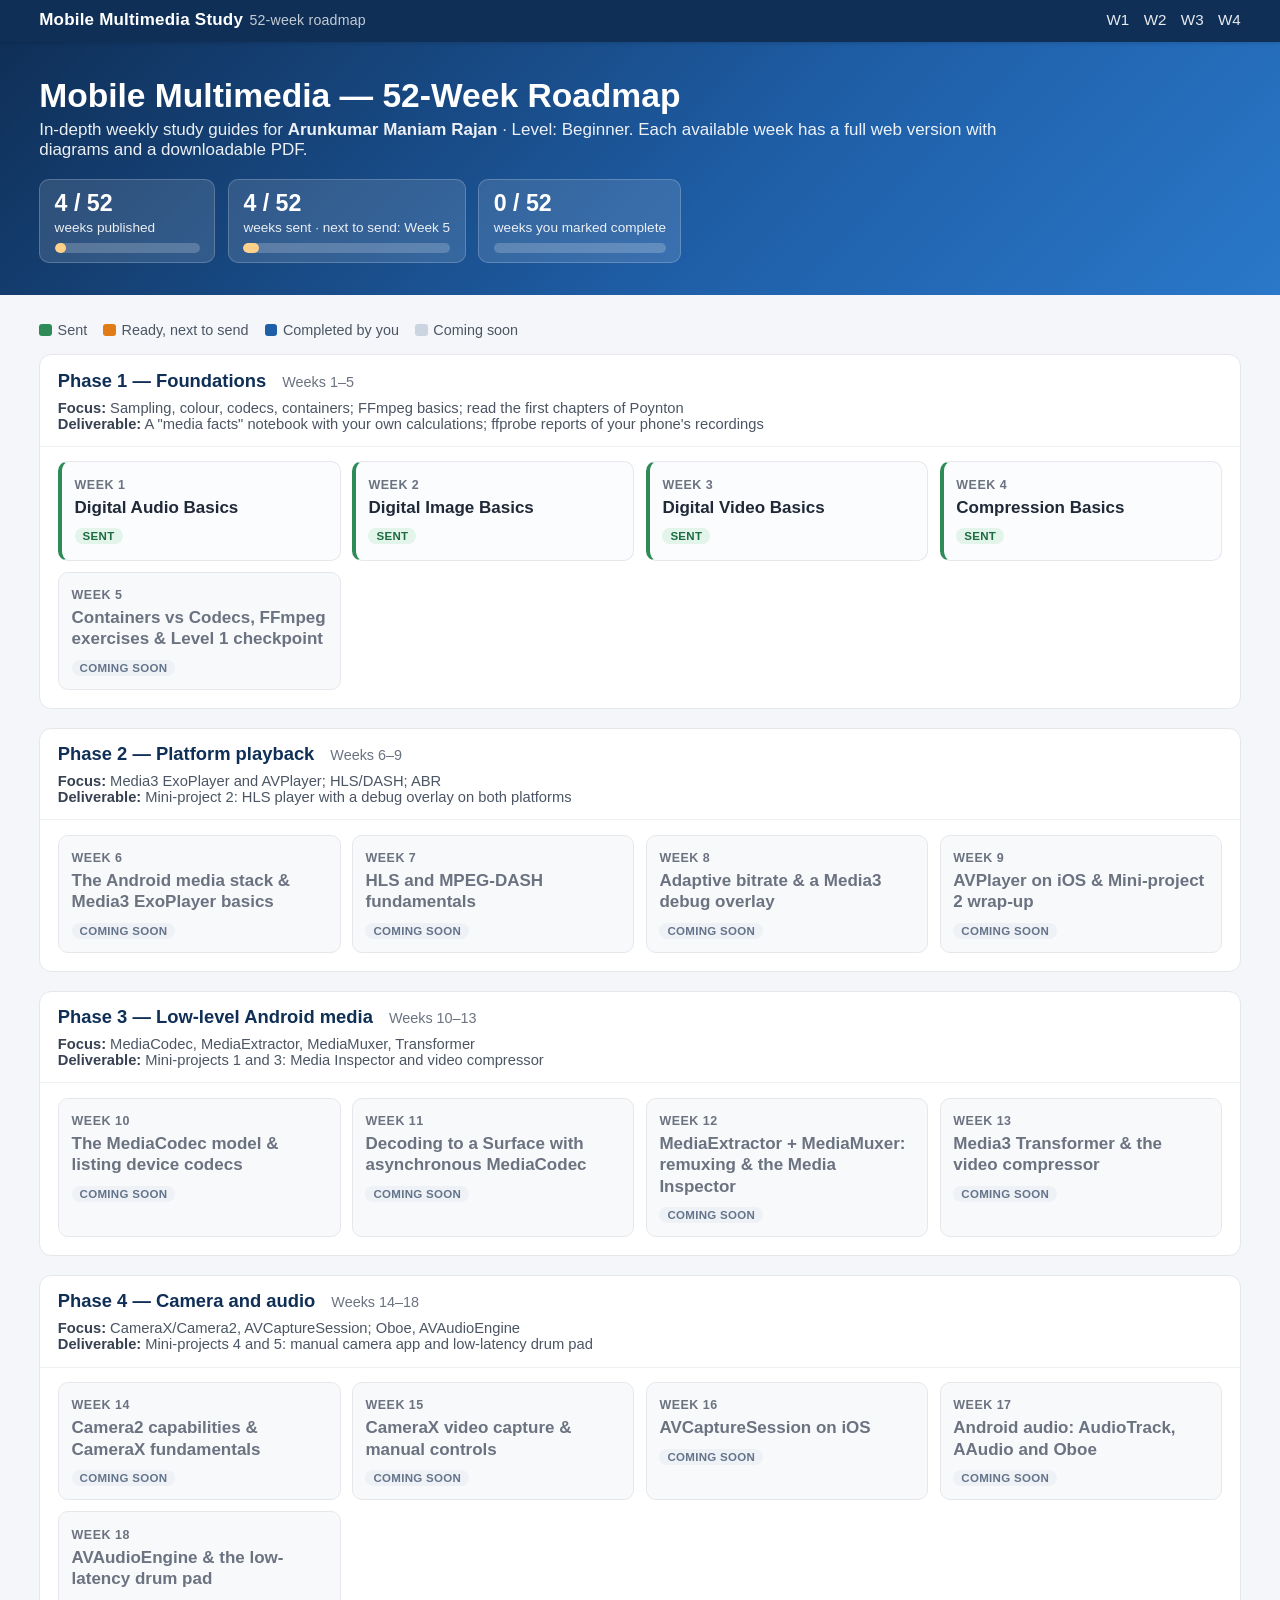
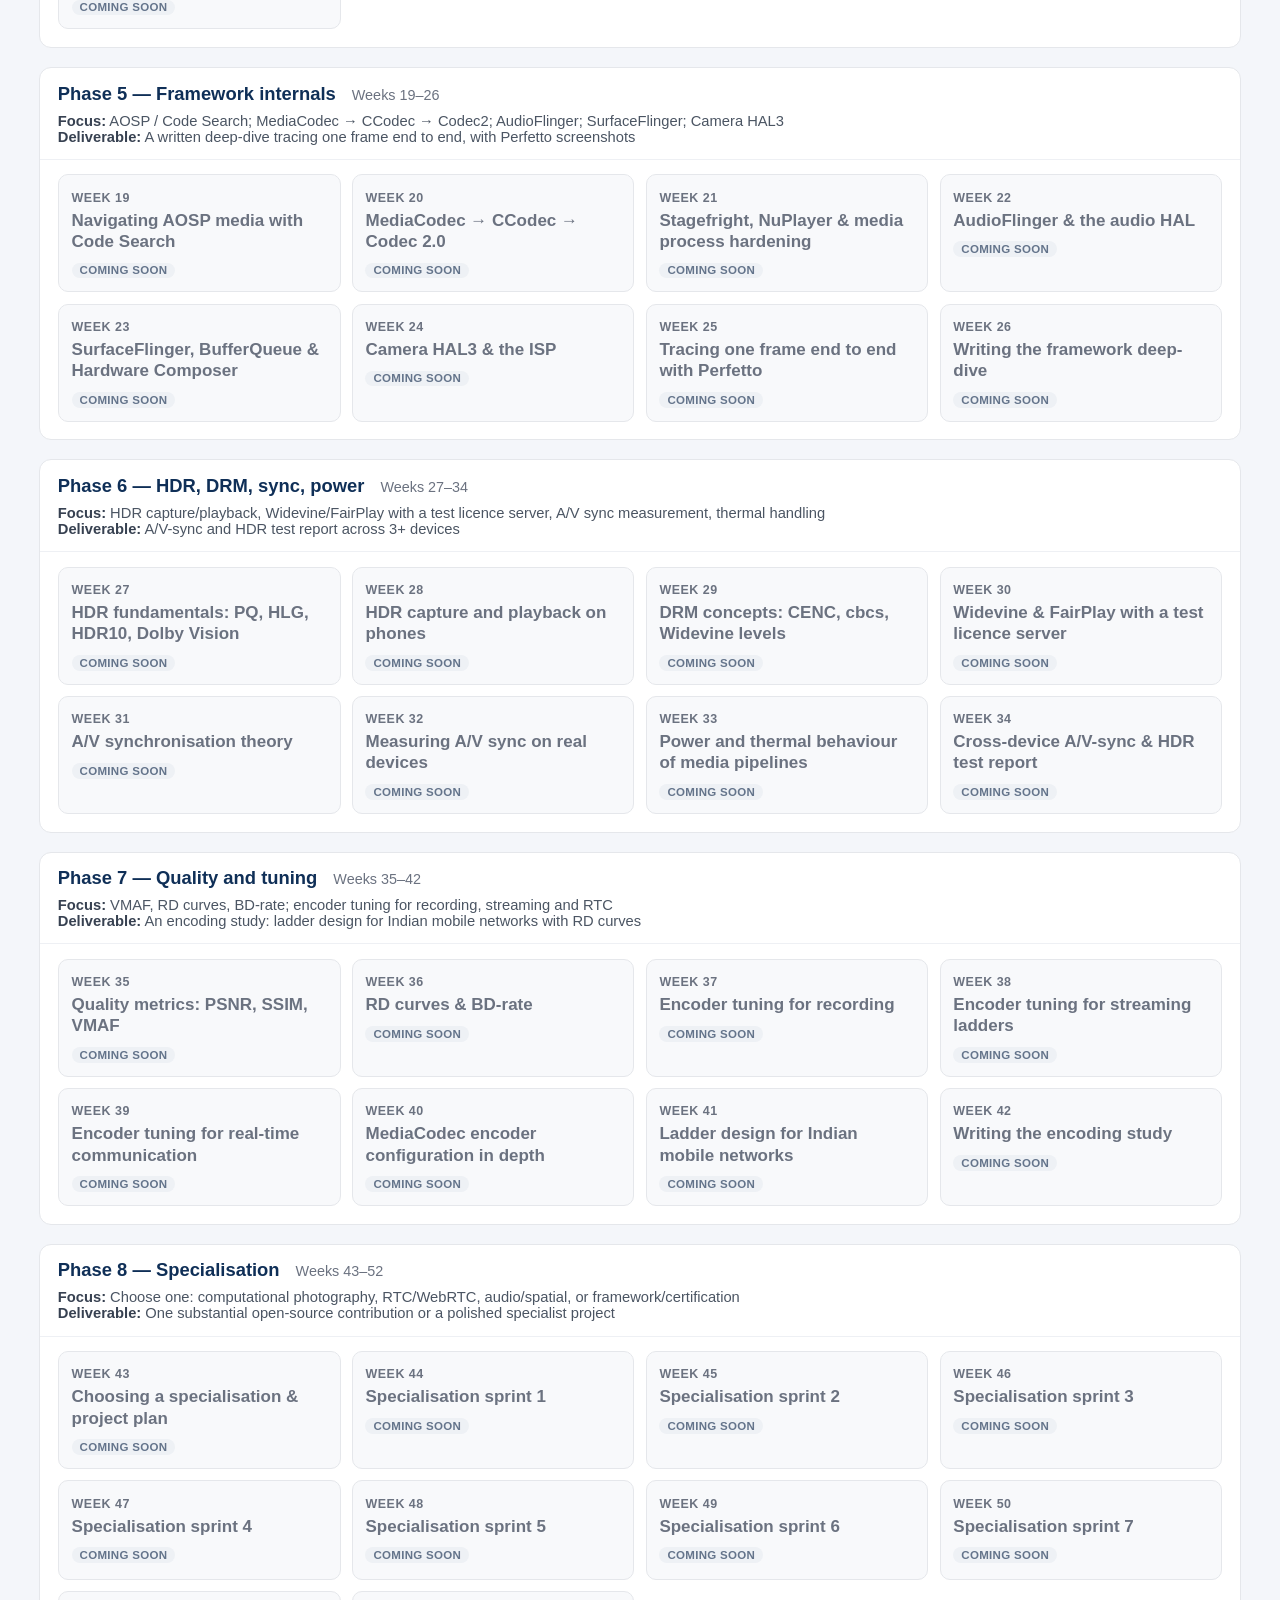
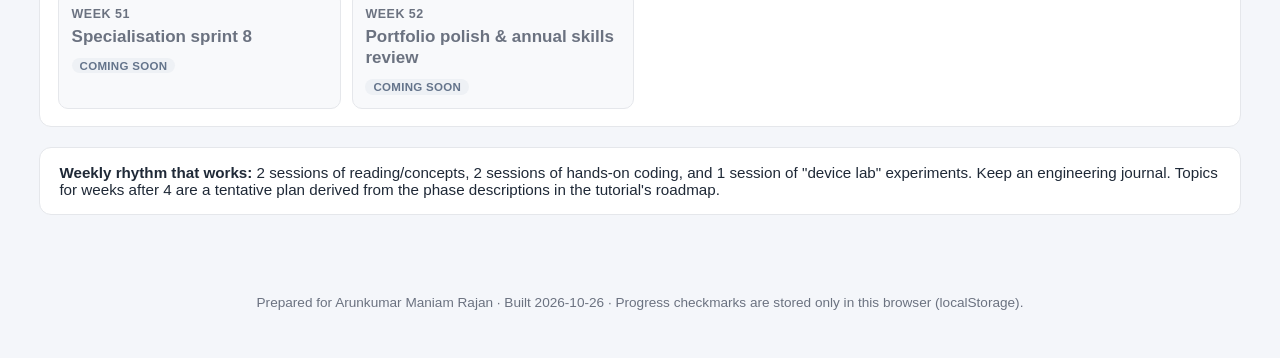
<file: index.html>
<!doctype html><html lang="en-IN"><head><meta charset="utf-8">
<meta name="viewport" content="width=device-width, initial-scale=1">
<title>Mobile Multimedia — 52-Week Study Roadmap</title>
<link rel="stylesheet" href="assets/pygments.css"><link rel="stylesheet" href="assets/content.css">
<link rel="stylesheet" href="assets/site.css">
<script defer src="assets/app.js"></script></head><body><div class="topbar"><div class="inner">
<a class="brand" href="index.html">Mobile Multimedia Study<small>52-week roadmap</small></a>
<nav><a href="weeks/week-01.html">W1</a><a href="weeks/week-02.html">W2</a><a href="weeks/week-03.html">W3</a><a href="weeks/week-04.html">W4</a></nav></div><div class="readbar"></div></div>
<section class="hero"><div class="inner">
  <h1>Mobile Multimedia — 52-Week Roadmap</h1>
  <p>In-depth weekly study guides for <b>Arunkumar Maniam Rajan</b> · Level: Beginner.
  Each available week has a full web version with diagrams and a downloadable PDF.</p>
  <div class="stats">
    <div class="stat"><b>4 / 52</b><span>weeks published</span><div class="pbar"><i style="width:7.7%"></i></div></div>
    <div class="stat"><b>4 / 52</b><span>weeks sent · next to send: Week 5</span><div class="pbar"><i style="width:7.7%"></i></div></div>
    <div class="stat"><b id="stat-done">0 / 52</b><span>weeks you marked complete</span><div class="pbar"><i class="done" id="bar-done" style="width:0"></i></div></div>
  </div>
</div></section>
<main class="page">
  <div class="legend"><span class="l-sent">Sent</span><span class="l-ready">Ready, next to send</span>
  <span class="l-done">Completed by you</span><span class="l-soon">Coming soon</span></div>
  <section class="phase"><header><h2>Phase 1 — Foundations</h2>
<span class="wk">Weeks 1–5</span><p><b>Focus:</b> Sampling, colour, codecs, containers; FFmpeg basics; read the first chapters of Poynton<br><b>Deliverable:</b> A &quot;media facts&quot; notebook with your own calculations; ffprobe reports of your phone&#x27;s recordings</p>
</header><div class="weeks"><a class="card available" data-week="1" data-available="1" href="weeks/week-01.html"><span class="num">Week 1</span><span class="t">Digital Audio Basics</span><span class="badge b-sent">SENT</span></a><a class="card available" data-week="2" data-available="1" href="weeks/week-02.html"><span class="num">Week 2</span><span class="t">Digital Image Basics</span><span class="badge b-sent">SENT</span></a><a class="card available" data-week="3" data-available="1" href="weeks/week-03.html"><span class="num">Week 3</span><span class="t">Digital Video Basics</span><span class="badge b-sent">SENT</span></a><a class="card available" data-week="4" data-available="1" href="weeks/week-04.html"><span class="num">Week 4</span><span class="t">Compression Basics</span><span class="badge b-sent">SENT</span></a><div class="card soon" data-week="5" data-available="0"><span class="num">Week 5</span><span class="t">Containers vs Codecs, FFmpeg exercises &amp; Level 1 checkpoint</span><span class="badge b-soon">COMING SOON</span></div></div></section><section class="phase"><header><h2>Phase 2 — Platform playback</h2>
<span class="wk">Weeks 6–9</span><p><b>Focus:</b> Media3 ExoPlayer and AVPlayer; HLS/DASH; ABR<br><b>Deliverable:</b> Mini-project 2: HLS player with a debug overlay on both platforms</p>
</header><div class="weeks"><div class="card soon" data-week="6" data-available="0"><span class="num">Week 6</span><span class="t">The Android media stack &amp; Media3 ExoPlayer basics</span><span class="badge b-soon">COMING SOON</span></div><div class="card soon" data-week="7" data-available="0"><span class="num">Week 7</span><span class="t">HLS and MPEG-DASH fundamentals</span><span class="badge b-soon">COMING SOON</span></div><div class="card soon" data-week="8" data-available="0"><span class="num">Week 8</span><span class="t">Adaptive bitrate &amp; a Media3 debug overlay</span><span class="badge b-soon">COMING SOON</span></div><div class="card soon" data-week="9" data-available="0"><span class="num">Week 9</span><span class="t">AVPlayer on iOS &amp; Mini-project 2 wrap-up</span><span class="badge b-soon">COMING SOON</span></div></div></section><section class="phase"><header><h2>Phase 3 — Low-level Android media</h2>
<span class="wk">Weeks 10–13</span><p><b>Focus:</b> MediaCodec, MediaExtractor, MediaMuxer, Transformer<br><b>Deliverable:</b> Mini-projects 1 and 3: Media Inspector and video compressor</p>
</header><div class="weeks"><div class="card soon" data-week="10" data-available="0"><span class="num">Week 10</span><span class="t">The MediaCodec model &amp; listing device codecs</span><span class="badge b-soon">COMING SOON</span></div><div class="card soon" data-week="11" data-available="0"><span class="num">Week 11</span><span class="t">Decoding to a Surface with asynchronous MediaCodec</span><span class="badge b-soon">COMING SOON</span></div><div class="card soon" data-week="12" data-available="0"><span class="num">Week 12</span><span class="t">MediaExtractor + MediaMuxer: remuxing &amp; the Media Inspector</span><span class="badge b-soon">COMING SOON</span></div><div class="card soon" data-week="13" data-available="0"><span class="num">Week 13</span><span class="t">Media3 Transformer &amp; the video compressor</span><span class="badge b-soon">COMING SOON</span></div></div></section><section class="phase"><header><h2>Phase 4 — Camera and audio</h2>
<span class="wk">Weeks 14–18</span><p><b>Focus:</b> CameraX/Camera2, AVCaptureSession; Oboe, AVAudioEngine<br><b>Deliverable:</b> Mini-projects 4 and 5: manual camera app and low-latency drum pad</p>
</header><div class="weeks"><div class="card soon" data-week="14" data-available="0"><span class="num">Week 14</span><span class="t">Camera2 capabilities &amp; CameraX fundamentals</span><span class="badge b-soon">COMING SOON</span></div><div class="card soon" data-week="15" data-available="0"><span class="num">Week 15</span><span class="t">CameraX video capture &amp; manual controls</span><span class="badge b-soon">COMING SOON</span></div><div class="card soon" data-week="16" data-available="0"><span class="num">Week 16</span><span class="t">AVCaptureSession on iOS</span><span class="badge b-soon">COMING SOON</span></div><div class="card soon" data-week="17" data-available="0"><span class="num">Week 17</span><span class="t">Android audio: AudioTrack, AAudio and Oboe</span><span class="badge b-soon">COMING SOON</span></div><div class="card soon" data-week="18" data-available="0"><span class="num">Week 18</span><span class="t">AVAudioEngine &amp; the low-latency drum pad</span><span class="badge b-soon">COMING SOON</span></div></div></section><section class="phase"><header><h2>Phase 5 — Framework internals</h2>
<span class="wk">Weeks 19–26</span><p><b>Focus:</b> AOSP / Code Search; MediaCodec → CCodec → Codec2; AudioFlinger; SurfaceFlinger; Camera HAL3<br><b>Deliverable:</b> A written deep-dive tracing one frame end to end, with Perfetto screenshots</p>
</header><div class="weeks"><div class="card soon" data-week="19" data-available="0"><span class="num">Week 19</span><span class="t">Navigating AOSP media with Code Search</span><span class="badge b-soon">COMING SOON</span></div><div class="card soon" data-week="20" data-available="0"><span class="num">Week 20</span><span class="t">MediaCodec → CCodec → Codec 2.0</span><span class="badge b-soon">COMING SOON</span></div><div class="card soon" data-week="21" data-available="0"><span class="num">Week 21</span><span class="t">Stagefright, NuPlayer &amp; media process hardening</span><span class="badge b-soon">COMING SOON</span></div><div class="card soon" data-week="22" data-available="0"><span class="num">Week 22</span><span class="t">AudioFlinger &amp; the audio HAL</span><span class="badge b-soon">COMING SOON</span></div><div class="card soon" data-week="23" data-available="0"><span class="num">Week 23</span><span class="t">SurfaceFlinger, BufferQueue &amp; Hardware Composer</span><span class="badge b-soon">COMING SOON</span></div><div class="card soon" data-week="24" data-available="0"><span class="num">Week 24</span><span class="t">Camera HAL3 &amp; the ISP</span><span class="badge b-soon">COMING SOON</span></div><div class="card soon" data-week="25" data-available="0"><span class="num">Week 25</span><span class="t">Tracing one frame end to end with Perfetto</span><span class="badge b-soon">COMING SOON</span></div><div class="card soon" data-week="26" data-available="0"><span class="num">Week 26</span><span class="t">Writing the framework deep-dive</span><span class="badge b-soon">COMING SOON</span></div></div></section><section class="phase"><header><h2>Phase 6 — HDR, DRM, sync, power</h2>
<span class="wk">Weeks 27–34</span><p><b>Focus:</b> HDR capture/playback, Widevine/FairPlay with a test licence server, A/V sync measurement, thermal handling<br><b>Deliverable:</b> A/V-sync and HDR test report across 3+ devices</p>
</header><div class="weeks"><div class="card soon" data-week="27" data-available="0"><span class="num">Week 27</span><span class="t">HDR fundamentals: PQ, HLG, HDR10, Dolby Vision</span><span class="badge b-soon">COMING SOON</span></div><div class="card soon" data-week="28" data-available="0"><span class="num">Week 28</span><span class="t">HDR capture and playback on phones</span><span class="badge b-soon">COMING SOON</span></div><div class="card soon" data-week="29" data-available="0"><span class="num">Week 29</span><span class="t">DRM concepts: CENC, cbcs, Widevine levels</span><span class="badge b-soon">COMING SOON</span></div><div class="card soon" data-week="30" data-available="0"><span class="num">Week 30</span><span class="t">Widevine &amp; FairPlay with a test licence server</span><span class="badge b-soon">COMING SOON</span></div><div class="card soon" data-week="31" data-available="0"><span class="num">Week 31</span><span class="t">A/V synchronisation theory</span><span class="badge b-soon">COMING SOON</span></div><div class="card soon" data-week="32" data-available="0"><span class="num">Week 32</span><span class="t">Measuring A/V sync on real devices</span><span class="badge b-soon">COMING SOON</span></div><div class="card soon" data-week="33" data-available="0"><span class="num">Week 33</span><span class="t">Power and thermal behaviour of media pipelines</span><span class="badge b-soon">COMING SOON</span></div><div class="card soon" data-week="34" data-available="0"><span class="num">Week 34</span><span class="t">Cross-device A/V-sync &amp; HDR test report</span><span class="badge b-soon">COMING SOON</span></div></div></section><section class="phase"><header><h2>Phase 7 — Quality and tuning</h2>
<span class="wk">Weeks 35–42</span><p><b>Focus:</b> VMAF, RD curves, BD-rate; encoder tuning for recording, streaming and RTC<br><b>Deliverable:</b> An encoding study: ladder design for Indian mobile networks with RD curves</p>
</header><div class="weeks"><div class="card soon" data-week="35" data-available="0"><span class="num">Week 35</span><span class="t">Quality metrics: PSNR, SSIM, VMAF</span><span class="badge b-soon">COMING SOON</span></div><div class="card soon" data-week="36" data-available="0"><span class="num">Week 36</span><span class="t">RD curves &amp; BD-rate</span><span class="badge b-soon">COMING SOON</span></div><div class="card soon" data-week="37" data-available="0"><span class="num">Week 37</span><span class="t">Encoder tuning for recording</span><span class="badge b-soon">COMING SOON</span></div><div class="card soon" data-week="38" data-available="0"><span class="num">Week 38</span><span class="t">Encoder tuning for streaming ladders</span><span class="badge b-soon">COMING SOON</span></div><div class="card soon" data-week="39" data-available="0"><span class="num">Week 39</span><span class="t">Encoder tuning for real-time communication</span><span class="badge b-soon">COMING SOON</span></div><div class="card soon" data-week="40" data-available="0"><span class="num">Week 40</span><span class="t">MediaCodec encoder configuration in depth</span><span class="badge b-soon">COMING SOON</span></div><div class="card soon" data-week="41" data-available="0"><span class="num">Week 41</span><span class="t">Ladder design for Indian mobile networks</span><span class="badge b-soon">COMING SOON</span></div><div class="card soon" data-week="42" data-available="0"><span class="num">Week 42</span><span class="t">Writing the encoding study</span><span class="badge b-soon">COMING SOON</span></div></div></section><section class="phase"><header><h2>Phase 8 — Specialisation</h2>
<span class="wk">Weeks 43–52</span><p><b>Focus:</b> Choose one: computational photography, RTC/WebRTC, audio/spatial, or framework/certification<br><b>Deliverable:</b> One substantial open-source contribution or a polished specialist project</p>
</header><div class="weeks"><div class="card soon" data-week="43" data-available="0"><span class="num">Week 43</span><span class="t">Choosing a specialisation &amp; project plan</span><span class="badge b-soon">COMING SOON</span></div><div class="card soon" data-week="44" data-available="0"><span class="num">Week 44</span><span class="t">Specialisation sprint 1</span><span class="badge b-soon">COMING SOON</span></div><div class="card soon" data-week="45" data-available="0"><span class="num">Week 45</span><span class="t">Specialisation sprint 2</span><span class="badge b-soon">COMING SOON</span></div><div class="card soon" data-week="46" data-available="0"><span class="num">Week 46</span><span class="t">Specialisation sprint 3</span><span class="badge b-soon">COMING SOON</span></div><div class="card soon" data-week="47" data-available="0"><span class="num">Week 47</span><span class="t">Specialisation sprint 4</span><span class="badge b-soon">COMING SOON</span></div><div class="card soon" data-week="48" data-available="0"><span class="num">Week 48</span><span class="t">Specialisation sprint 5</span><span class="badge b-soon">COMING SOON</span></div><div class="card soon" data-week="49" data-available="0"><span class="num">Week 49</span><span class="t">Specialisation sprint 6</span><span class="badge b-soon">COMING SOON</span></div><div class="card soon" data-week="50" data-available="0"><span class="num">Week 50</span><span class="t">Specialisation sprint 7</span><span class="badge b-soon">COMING SOON</span></div><div class="card soon" data-week="51" data-available="0"><span class="num">Week 51</span><span class="t">Specialisation sprint 8</span><span class="badge b-soon">COMING SOON</span></div><div class="card soon" data-week="52" data-available="0"><span class="num">Week 52</span><span class="t">Portfolio polish &amp; annual skills review</span><span class="badge b-soon">COMING SOON</span></div></div></section>
  <div class="howto"><b>Weekly rhythm that works:</b> 2 sessions of reading/concepts, 2 sessions of hands-on coding, and 1 session of
  "device lab" experiments. Keep an engineering journal. Topics for weeks after 4 are a tentative plan derived from the phase
  descriptions in the tutorial's roadmap.</div>
</main>
<footer class="site">Prepared for Arunkumar Maniam Rajan · Built 2026-10-26 ·
Progress checkmarks are stored only in this browser (localStorage).</footer></body></html>
</file>
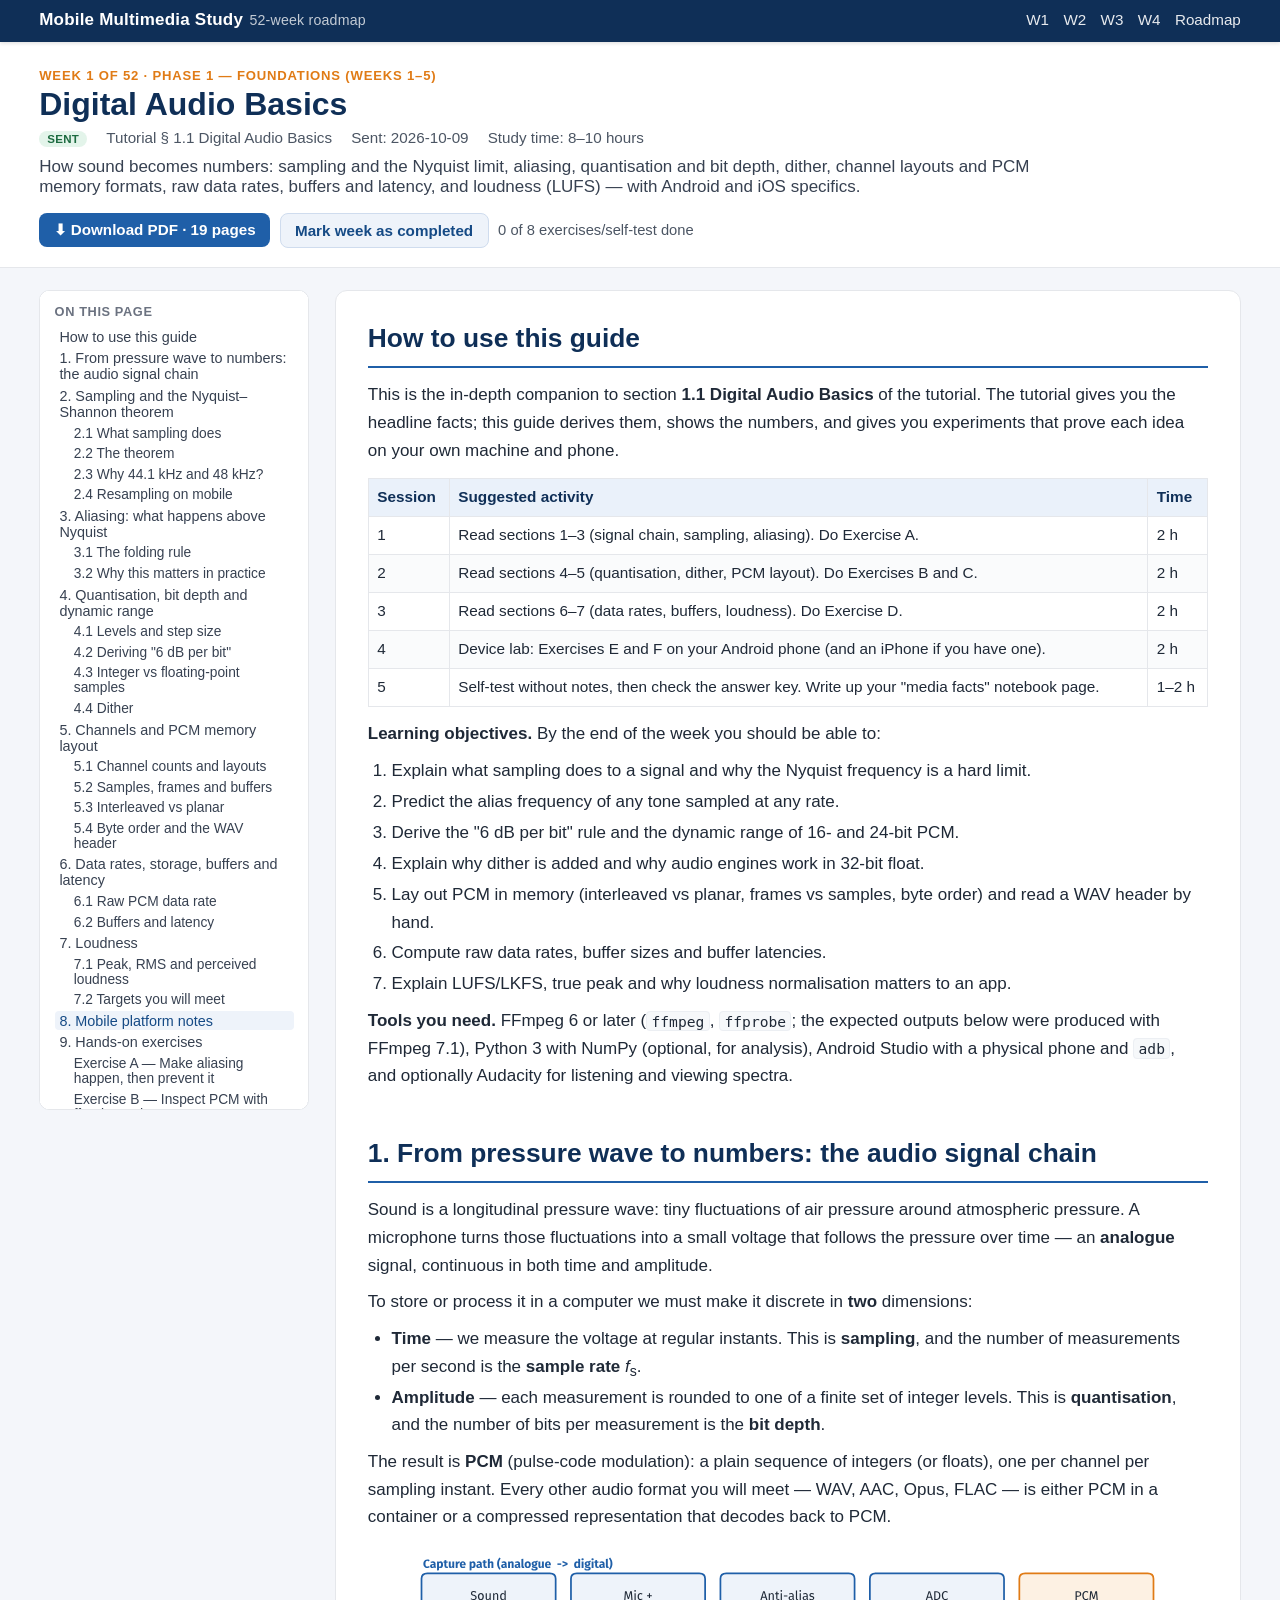
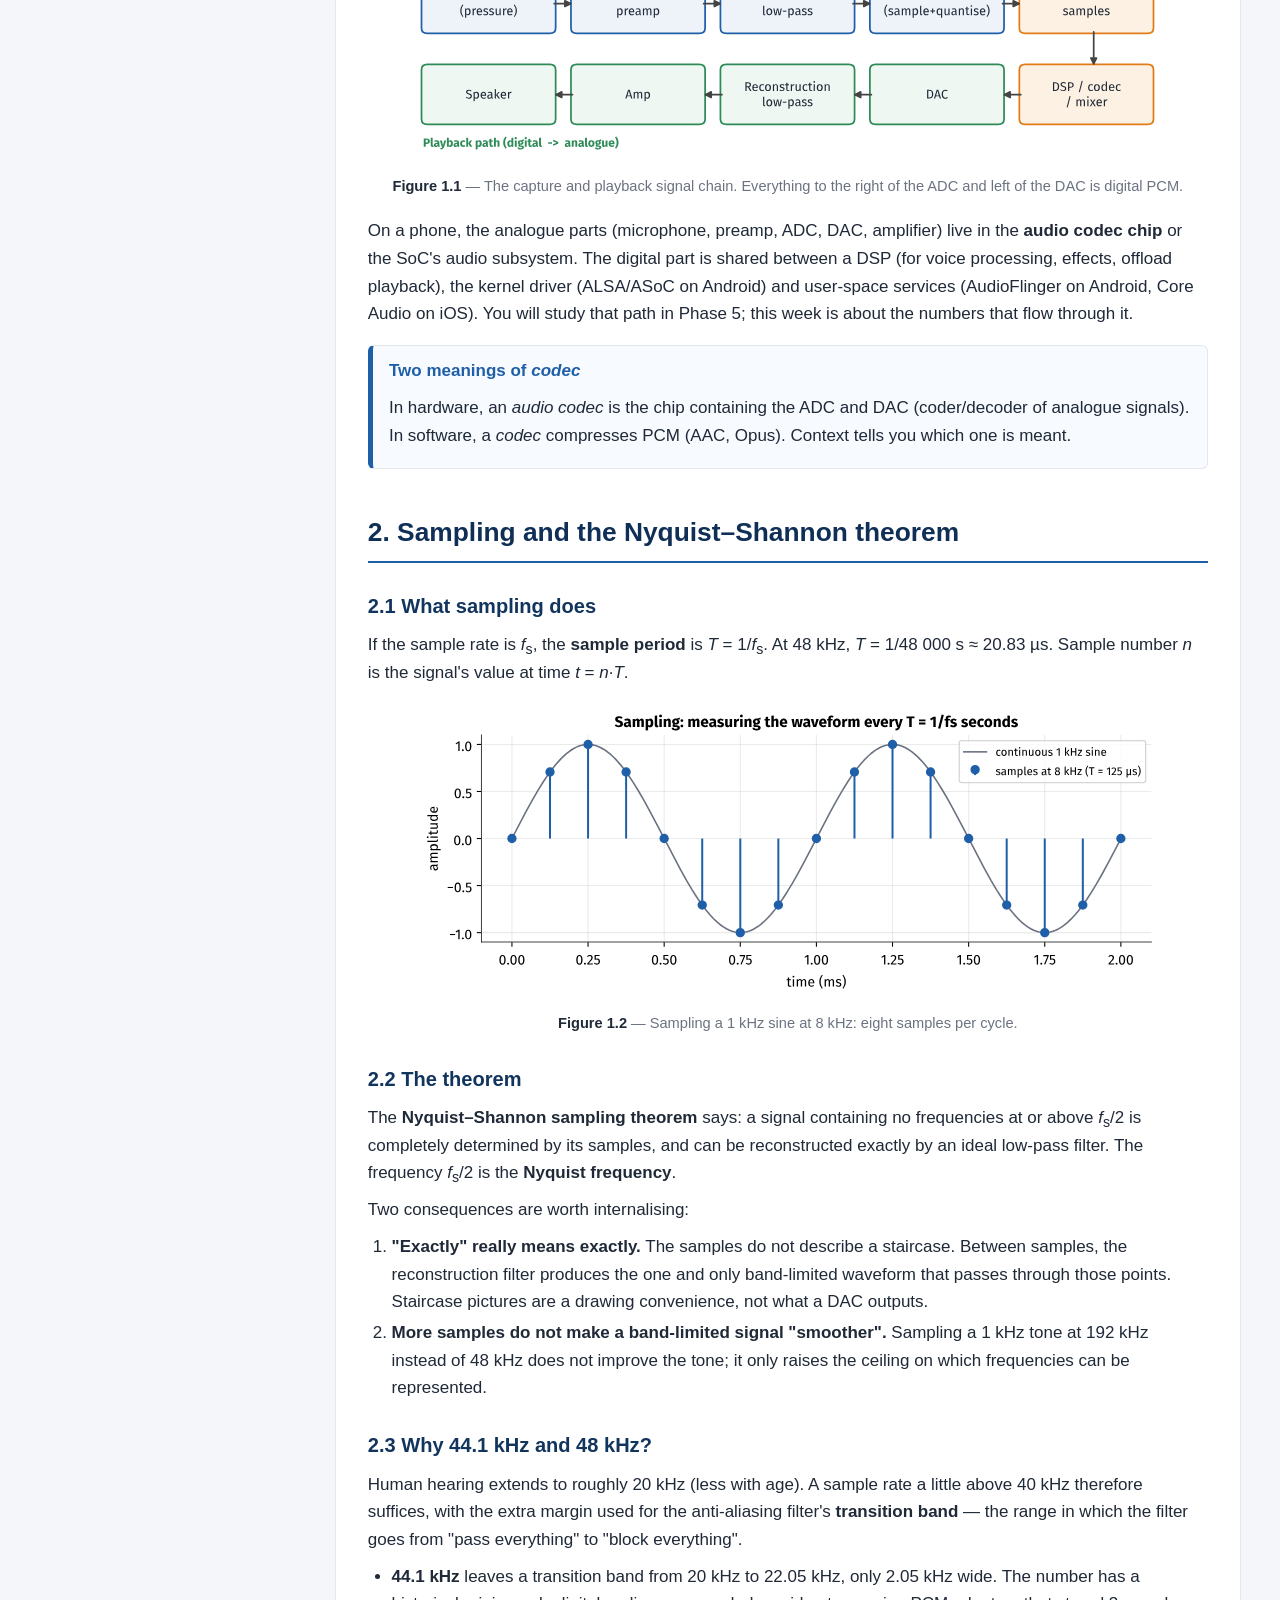
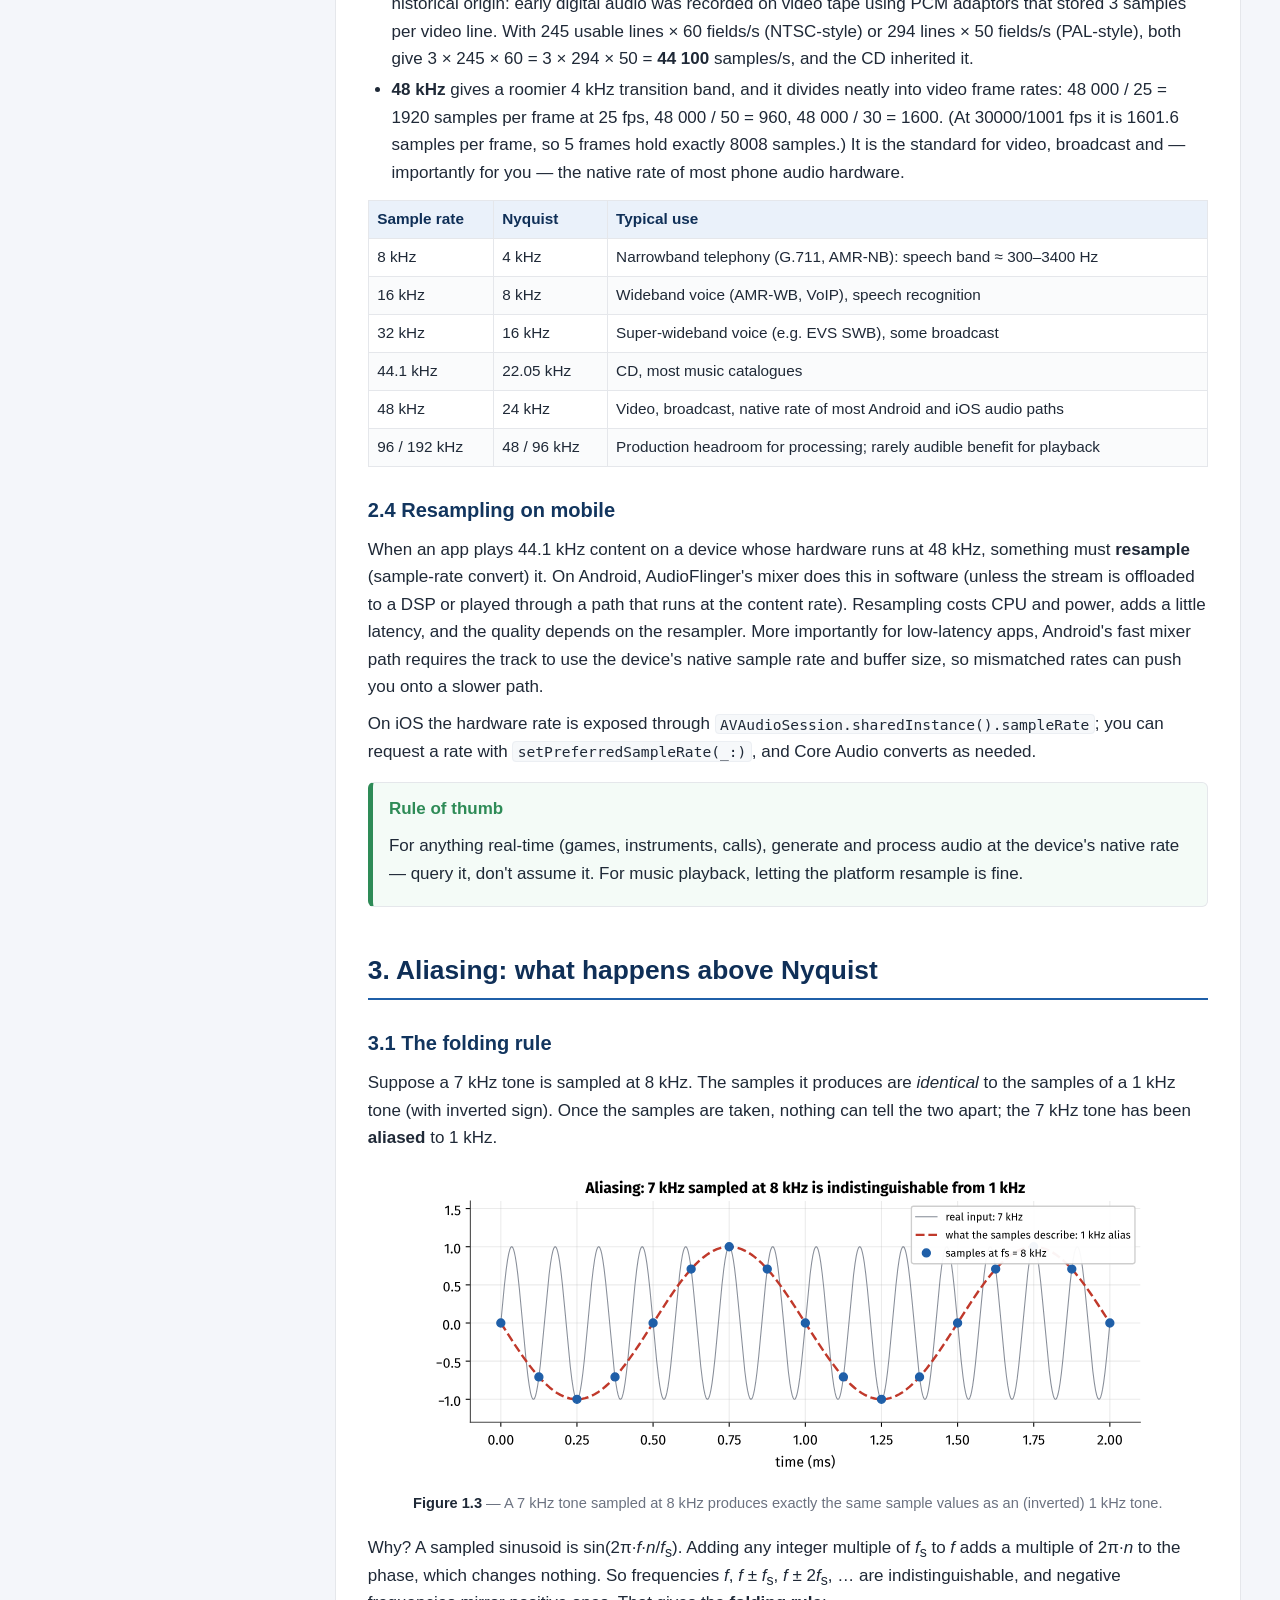
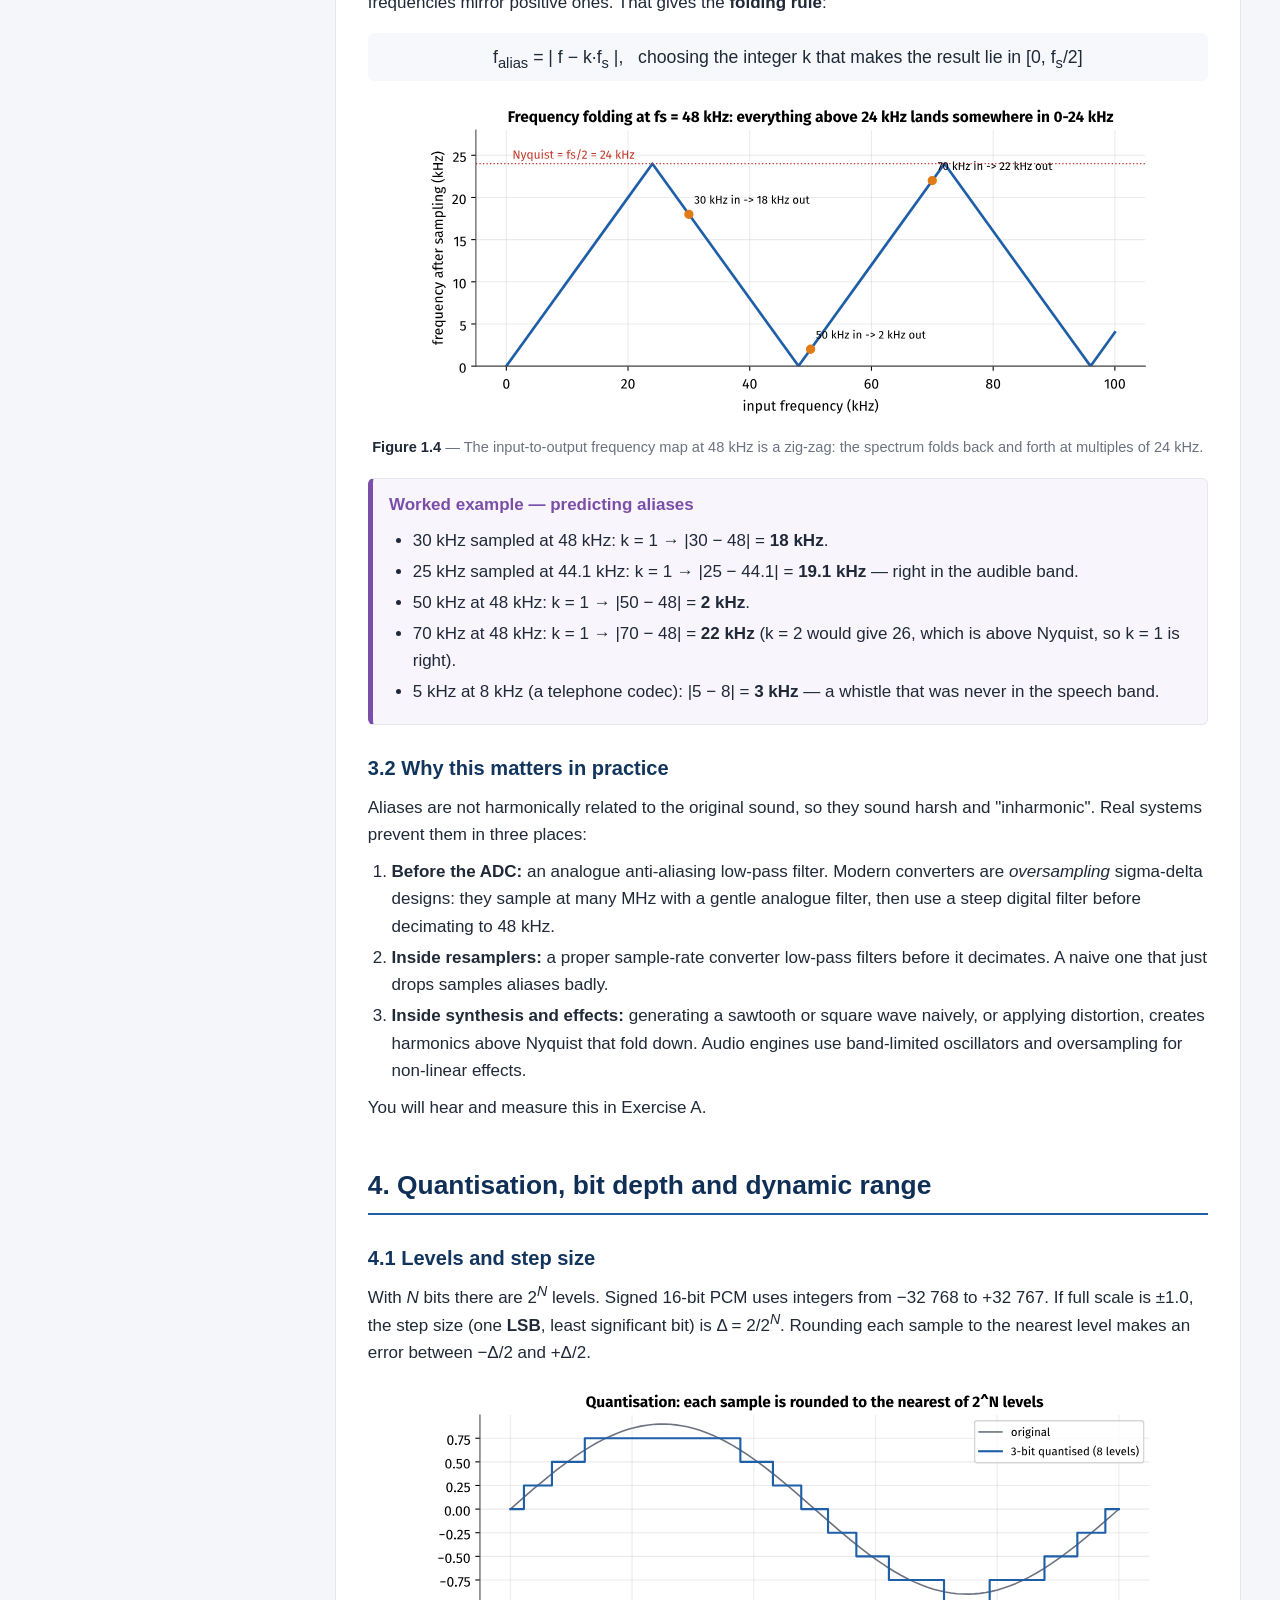
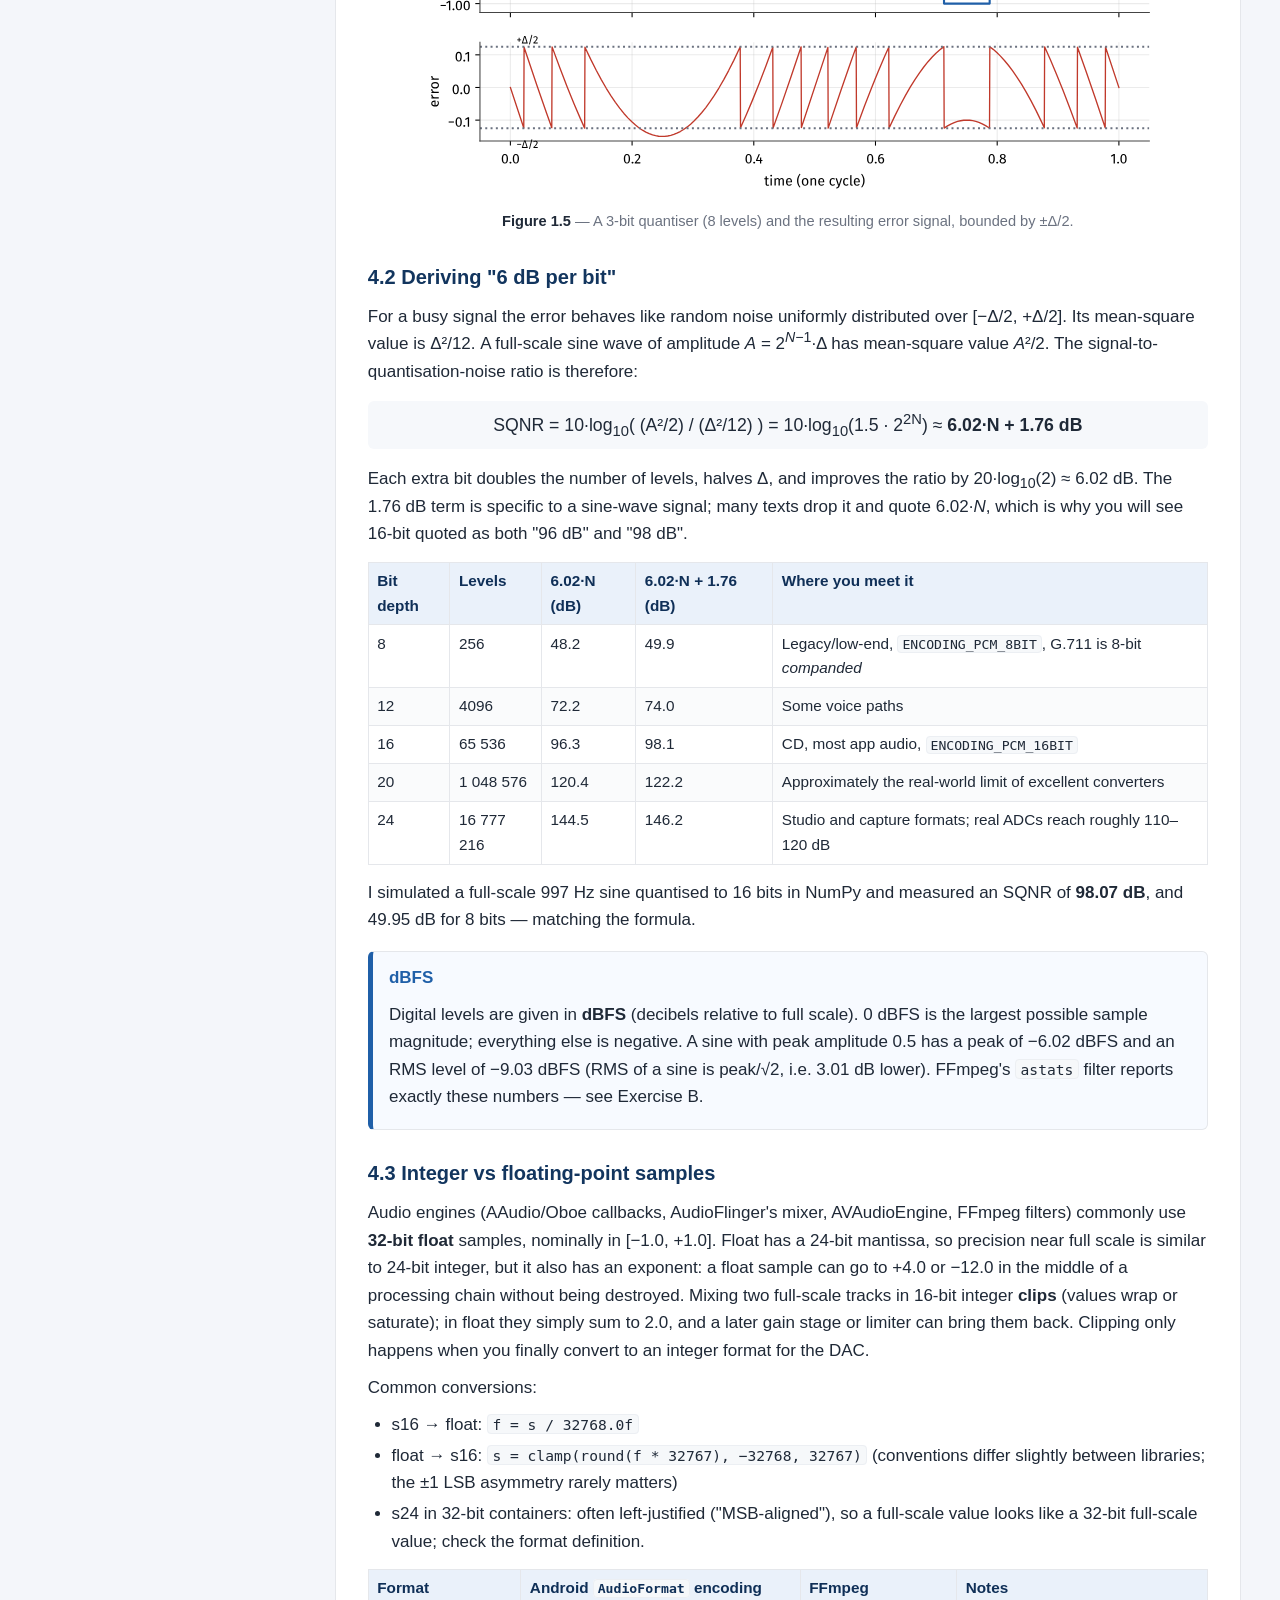
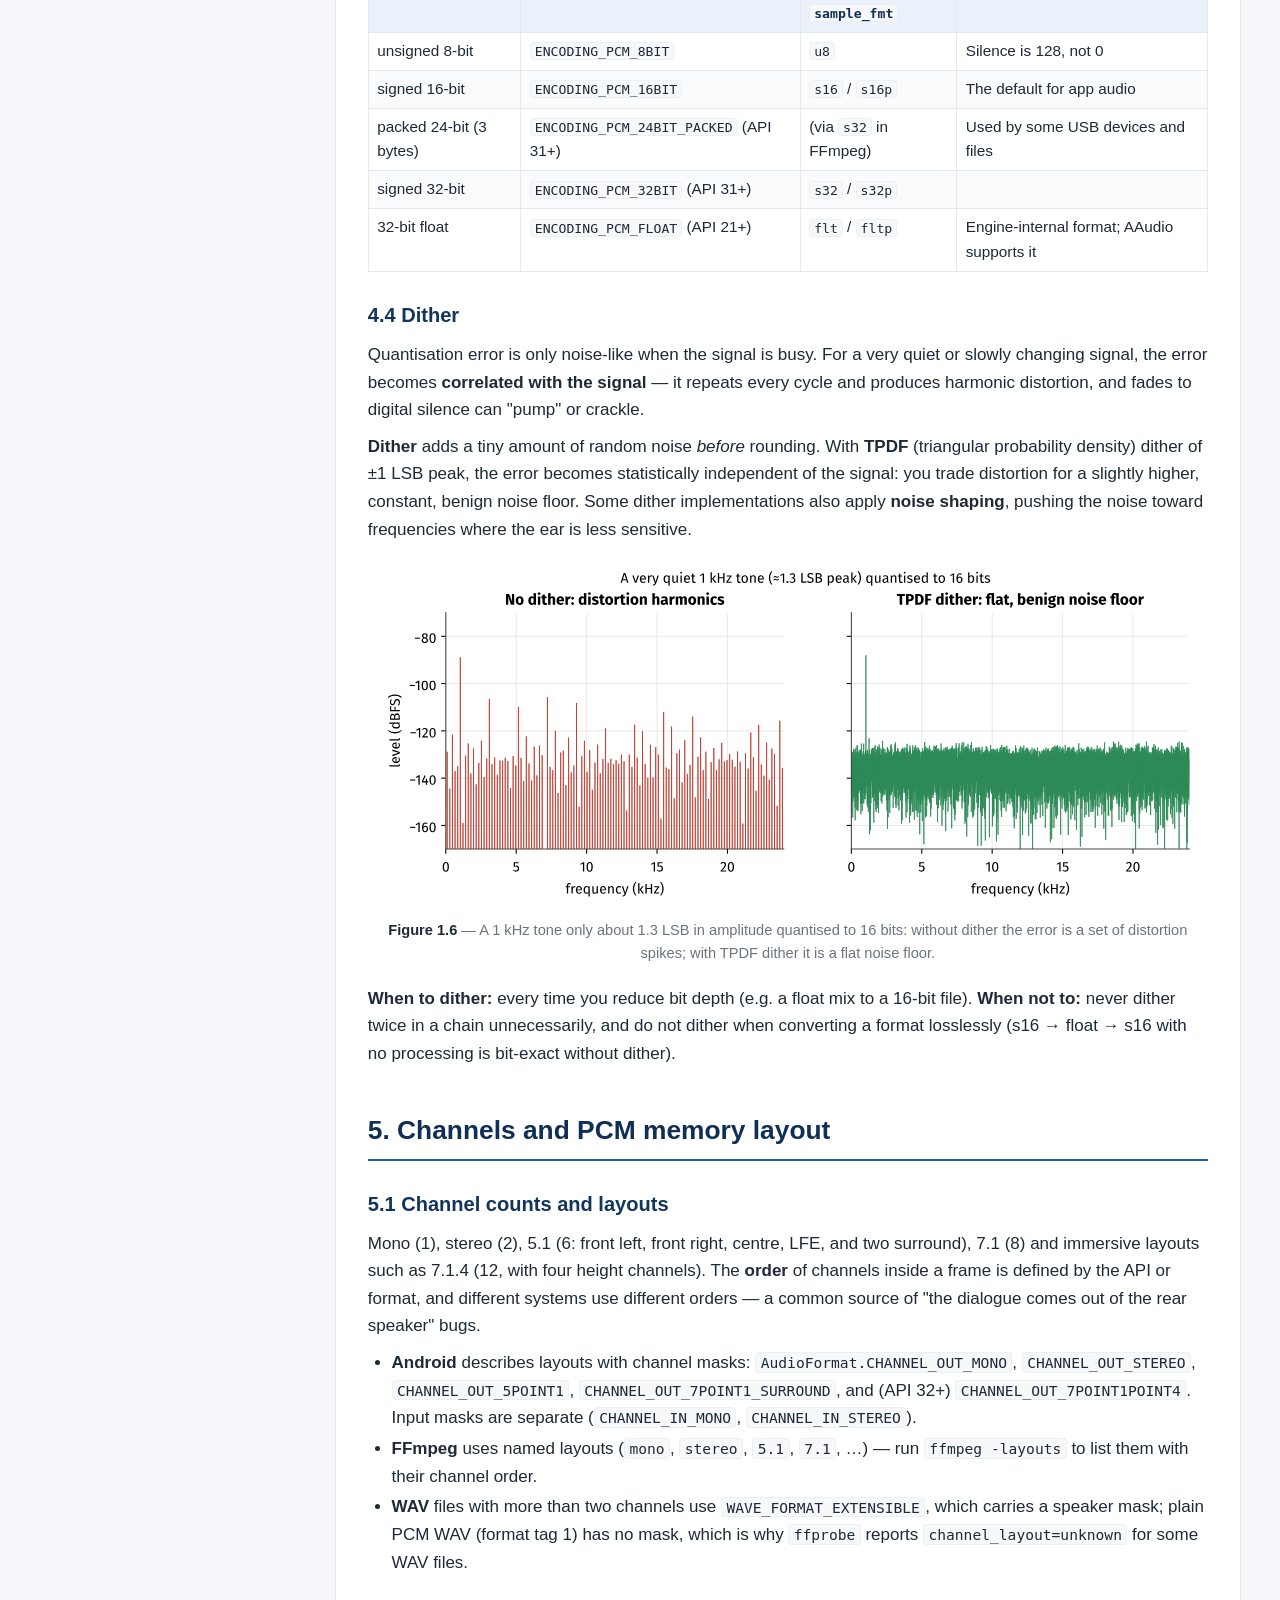
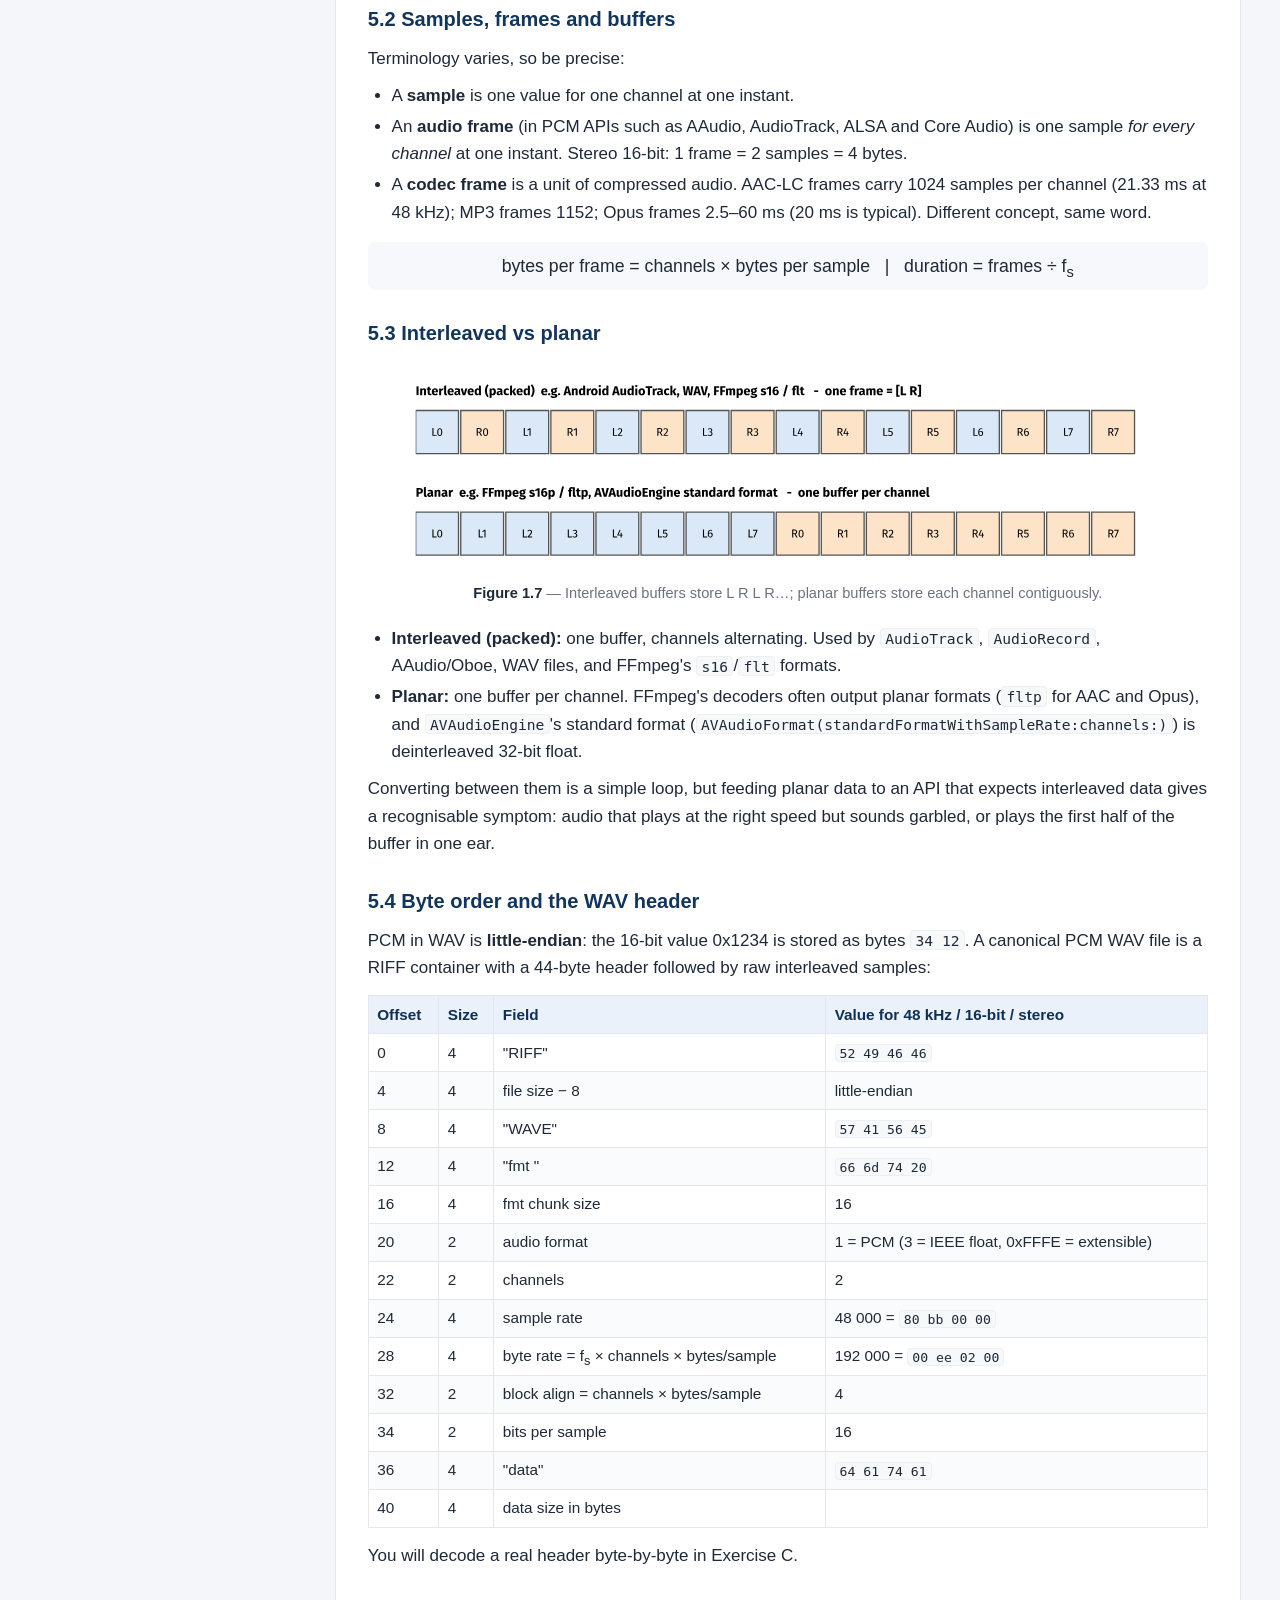
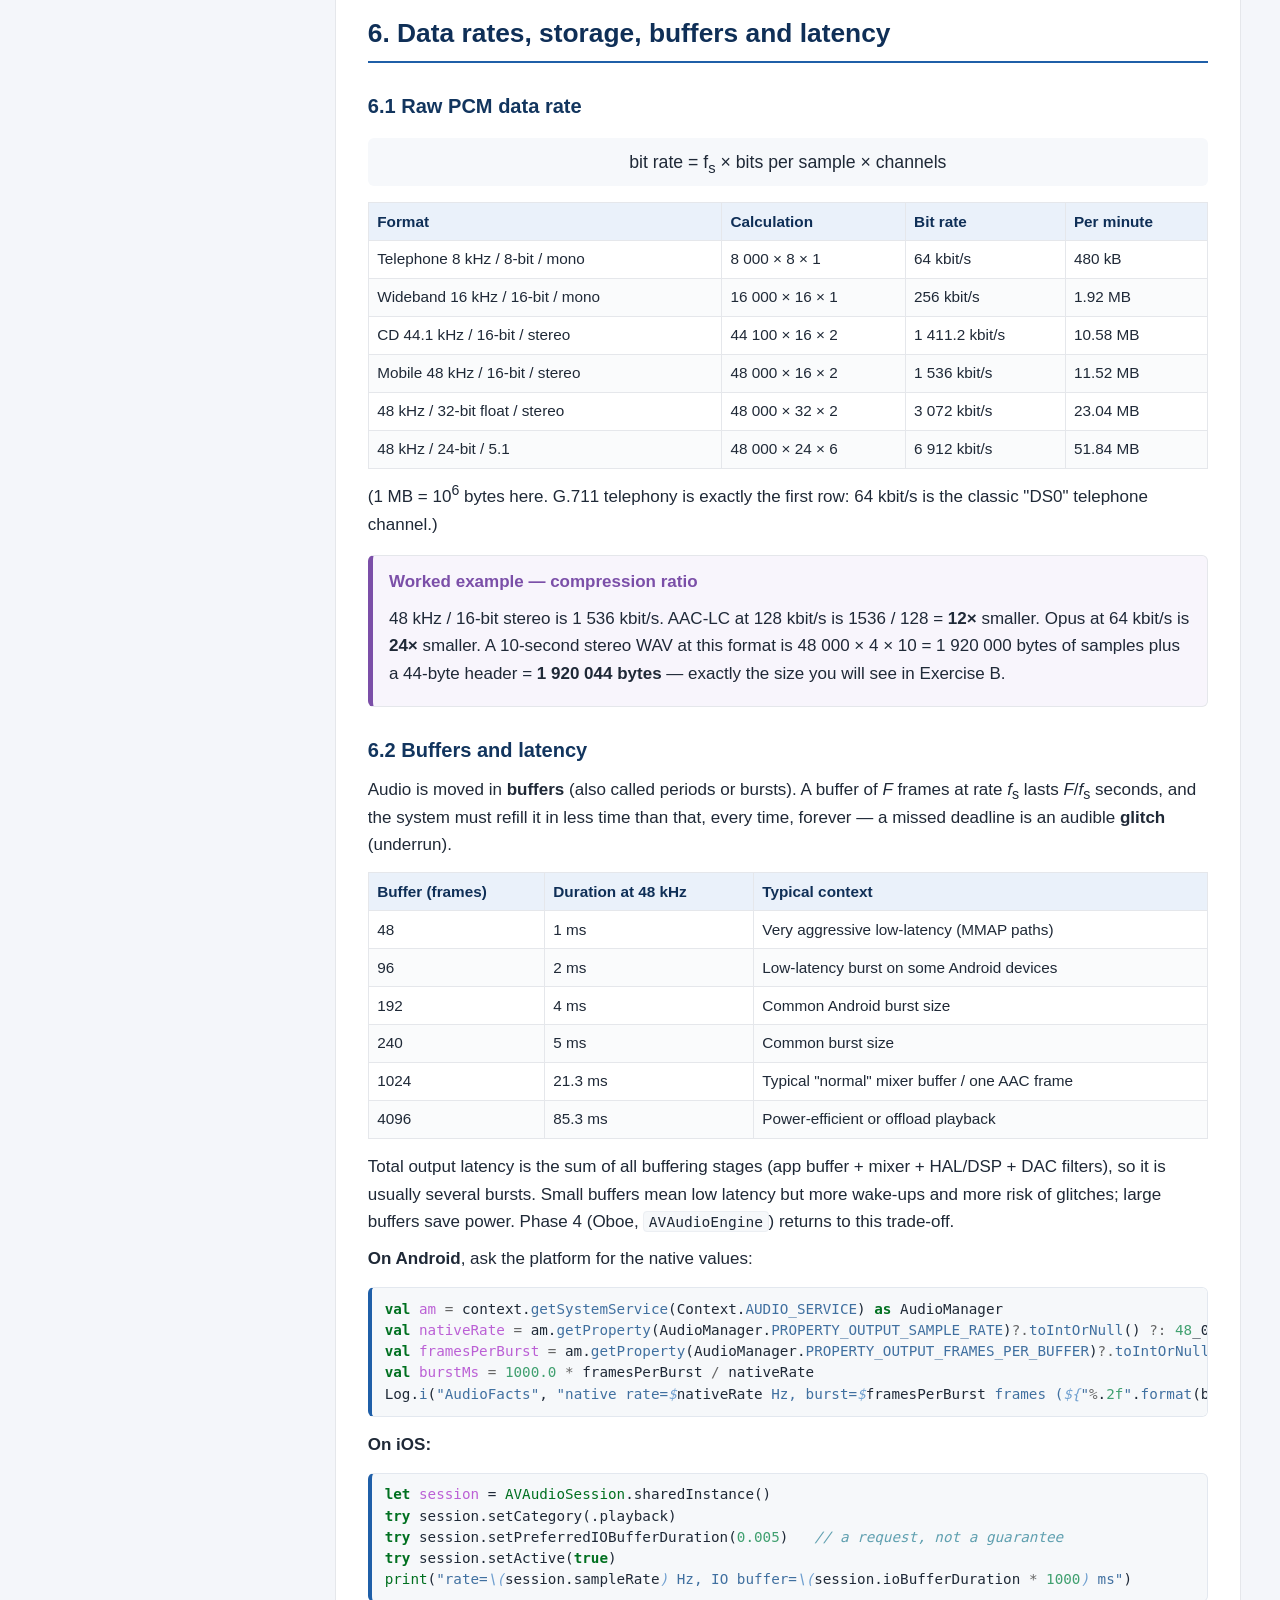
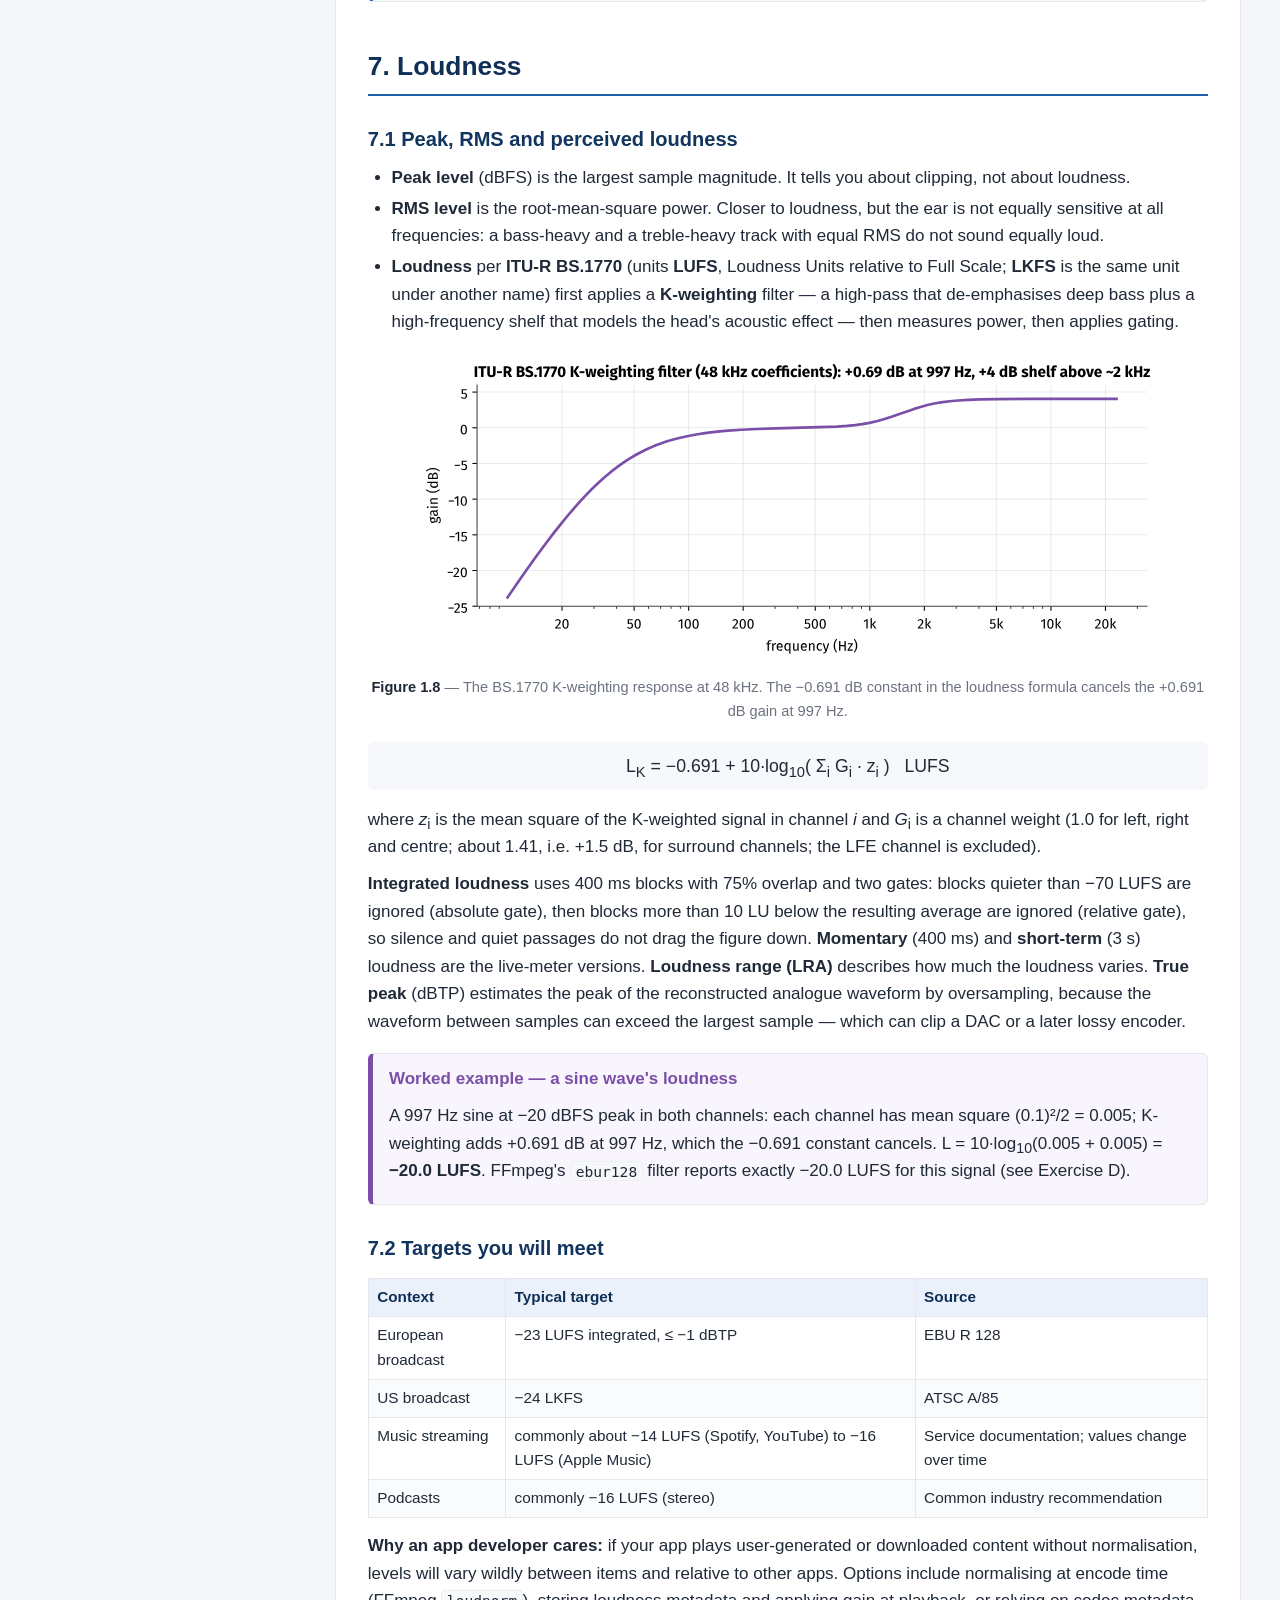
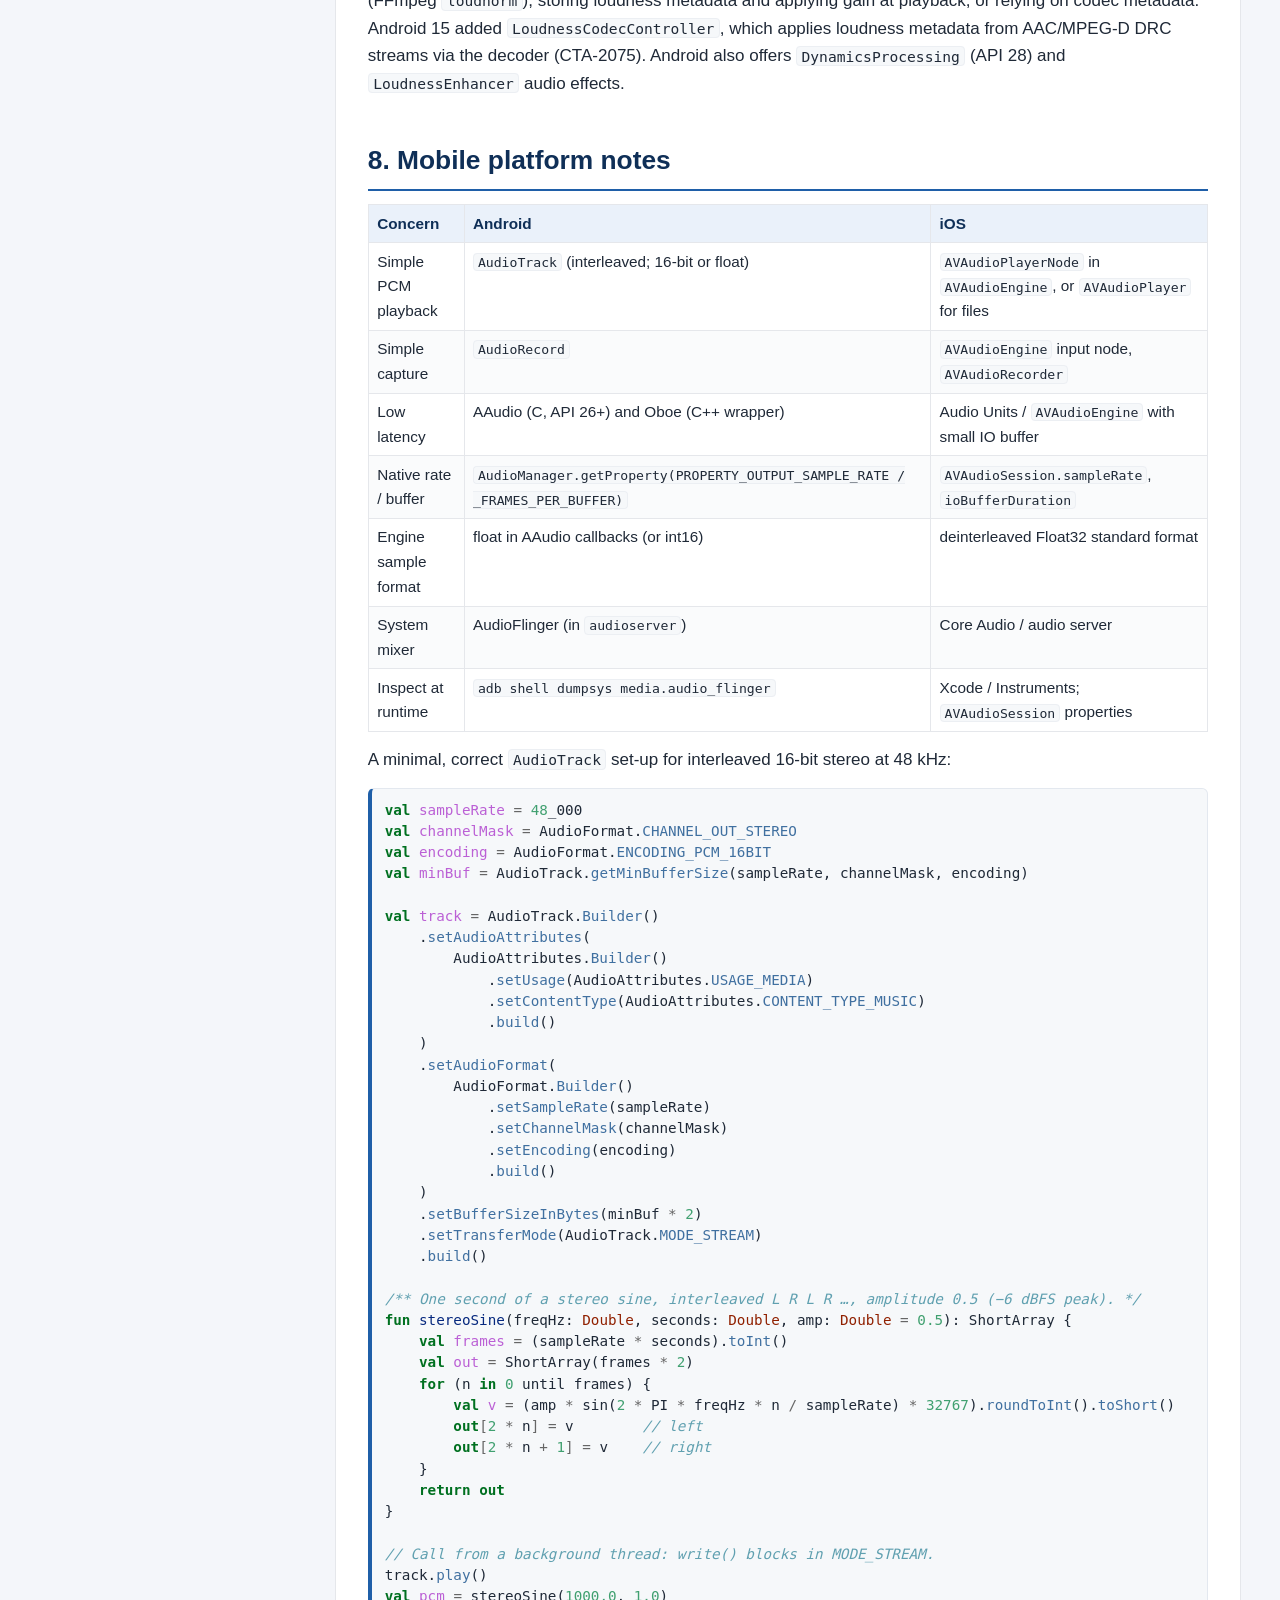
<file: weeks/week-01.html>
<!doctype html><html lang="en-IN"><head><meta charset="utf-8">
<meta name="viewport" content="width=device-width, initial-scale=1">
<title>Week 1: Digital Audio Basics — Mobile Multimedia Study</title>
<link rel="stylesheet" href="../assets/pygments.css"><link rel="stylesheet" href="../assets/content.css">
<link rel="stylesheet" href="../assets/site.css">
<script defer src="../assets/app.js"></script></head><body><div class="topbar"><div class="inner">
<a class="brand" href="../index.html">Mobile Multimedia Study<small>52-week roadmap</small></a>
<nav><a href="week-01.html">W1</a><a href="week-02.html">W2</a><a href="week-03.html">W3</a><a href="week-04.html">W4</a><a href="../index.html">Roadmap</a></nav></div><div class="readbar"></div></div>
<section class="wk-hero"><div class="inner">
  <div class="kicker">Week 1 of 52 · Phase 1 — Foundations (weeks 1–5)</div>
  <h1>Digital Audio Basics</h1>
  <div class="meta"><span><span class="badge b-sent">SENT</span></span><span>Tutorial § 1.1 Digital Audio Basics</span>
    <span>Sent: 2026-10-09</span><span>Study time: 8–10 hours</span></div>
  <p class="summary">How sound becomes numbers: sampling and the Nyquist limit, aliasing, quantisation and bit depth, dither, channel layouts and PCM memory formats, raw data rates, buffers and latency, and loudness (LUFS) — with Android and iOS specifics.</p>
  <div class="actions">
    <a class="btn" href="../pdf/Week01_Digital_Audio_Basics.pdf" download>⬇ Download PDF · 19 pages</a>
    <button class="btn secondary" id="mark-done" type="button">Mark week as completed</button>
    <span id="items-progress" style="color:#4b5563;font-size:.92rem"></span>
  </div>
</div></section>
<div class="layout">
  <aside class="toc"><h4>On this page</h4><ol><li class="l2"><a href="#how-to-use-this-guide">How to use this guide</a></li><li class="l2"><a href="#1-from-pressure-wave-to-numbers-the-audio-signal-chain">1. From pressure wave to numbers: the audio signal chain</a></li><li class="l2"><a href="#2-sampling-and-the-nyquistshannon-theorem">2. Sampling and the Nyquist–Shannon theorem</a></li><li class="l3"><a href="#21-what-sampling-does">2.1 What sampling does</a></li><li class="l3"><a href="#22-the-theorem">2.2 The theorem</a></li><li class="l3"><a href="#23-why-441-khz-and-48-khz">2.3 Why 44.1 kHz and 48 kHz?</a></li><li class="l3"><a href="#24-resampling-on-mobile">2.4 Resampling on mobile</a></li><li class="l2"><a href="#3-aliasing-what-happens-above-nyquist">3. Aliasing: what happens above Nyquist</a></li><li class="l3"><a href="#31-the-folding-rule">3.1 The folding rule</a></li><li class="l3"><a href="#32-why-this-matters-in-practice">3.2 Why this matters in practice</a></li><li class="l2"><a href="#4-quantisation-bit-depth-and-dynamic-range">4. Quantisation, bit depth and dynamic range</a></li><li class="l3"><a href="#41-levels-and-step-size">4.1 Levels and step size</a></li><li class="l3"><a href="#42-deriving-6-db-per-bit">4.2 Deriving &quot;6 dB per bit&quot;</a></li><li class="l3"><a href="#43-integer-vs-floating-point-samples">4.3 Integer vs floating-point samples</a></li><li class="l3"><a href="#44-dither">4.4 Dither</a></li><li class="l2"><a href="#5-channels-and-pcm-memory-layout">5. Channels and PCM memory layout</a></li><li class="l3"><a href="#51-channel-counts-and-layouts">5.1 Channel counts and layouts</a></li><li class="l3"><a href="#52-samples-frames-and-buffers">5.2 Samples, frames and buffers</a></li><li class="l3"><a href="#53-interleaved-vs-planar">5.3 Interleaved vs planar</a></li><li class="l3"><a href="#54-byte-order-and-the-wav-header">5.4 Byte order and the WAV header</a></li><li class="l2"><a href="#6-data-rates-storage-buffers-and-latency">6. Data rates, storage, buffers and latency</a></li><li class="l3"><a href="#61-raw-pcm-data-rate">6.1 Raw PCM data rate</a></li><li class="l3"><a href="#62-buffers-and-latency">6.2 Buffers and latency</a></li><li class="l2"><a href="#7-loudness">7. Loudness</a></li><li class="l3"><a href="#71-peak-rms-and-perceived-loudness">7.1 Peak, RMS and perceived loudness</a></li><li class="l3"><a href="#72-targets-you-will-meet">7.2 Targets you will meet</a></li><li class="l2"><a href="#8-mobile-platform-notes">8. Mobile platform notes</a></li><li class="l2"><a href="#9-hands-on-exercises">9. Hands-on exercises</a></li><li class="l3"><a href="#exercise-a-make-aliasing-happen-then-prevent-it">Exercise A — Make aliasing happen, then prevent it</a></li><li class="l3"><a href="#exercise-b-inspect-pcm-with-ffprobe-and-astats">Exercise B — Inspect PCM with ffprobe and astats</a></li><li class="l3"><a href="#exercise-c-read-a-wav-header-by-hand">Exercise C — Read a WAV header by hand</a></li><li class="l3"><a href="#exercise-d-measure-and-normalise-loudness">Exercise D — Measure and normalise loudness</a></li><li class="l3"><a href="#exercise-e-discover-your-phones-native-audio-configuration">Exercise E — Discover your phone&#x27;s native audio configuration</a></li><li class="l3"><a href="#exercise-f-play-and-capture-pcm-on-the-device">Exercise F — Play and capture PCM on the device</a></li><li class="l3"><a href="#exercise-g-calculate-by-hand-your-media-facts-notebook">Exercise G — Calculate by hand (your &quot;media facts&quot; notebook)</a></li><li class="l2"><a href="#10-common-pitfalls">10. Common pitfalls</a></li><li class="l2"><a href="#11-self-test">11. Self-test</a></li><li class="l2"><a href="#12-further-reading">12. Further reading</a></li><li class="l2"><a href="#answer-key">Answer key</a></li></ol></aside>
  <article class="content" data-week="1"><h2 id="how-to-use-this-guide">How to use this guide</h2>
<p>This is the in-depth companion to section <strong>1.1 Digital Audio Basics</strong> of the tutorial. The tutorial gives you the headline facts; this guide derives them, shows the numbers, and gives you experiments that prove each idea on your own machine and phone.</p>
<table>
<thead>
<tr>
<th>Session</th>
<th>Suggested activity</th>
<th>Time</th>
</tr>
</thead>
<tbody>
<tr>
<td>1</td>
<td>Read sections 1–3 (signal chain, sampling, aliasing). Do Exercise A.</td>
<td>2 h</td>
</tr>
<tr>
<td>2</td>
<td>Read sections 4–5 (quantisation, dither, PCM layout). Do Exercises B and C.</td>
<td>2 h</td>
</tr>
<tr>
<td>3</td>
<td>Read sections 6–7 (data rates, buffers, loudness). Do Exercise D.</td>
<td>2 h</td>
</tr>
<tr>
<td>4</td>
<td>Device lab: Exercises E and F on your Android phone (and an iPhone if you have one).</td>
<td>2 h</td>
</tr>
<tr>
<td>5</td>
<td>Self-test without notes, then check the answer key. Write up your "media facts" notebook page.</td>
<td>1–2 h</td>
</tr>
</tbody>
</table>
<p><strong>Learning objectives.</strong> By the end of the week you should be able to:</p>
<ol>
<li>Explain what sampling does to a signal and why the Nyquist frequency is a hard limit.</li>
<li>Predict the alias frequency of any tone sampled at any rate.</li>
<li>Derive the "6 dB per bit" rule and the dynamic range of 16- and 24-bit PCM.</li>
<li>Explain why dither is added and why audio engines work in 32-bit float.</li>
<li>Lay out PCM in memory (interleaved vs planar, frames vs samples, byte order) and read a WAV header by hand.</li>
<li>Compute raw data rates, buffer sizes and buffer latencies.</li>
<li>Explain LUFS/LKFS, true peak and why loudness normalisation matters to an app.</li>
</ol>
<p><strong>Tools you need.</strong> FFmpeg 6 or later (<code>ffmpeg</code>, <code>ffprobe</code>; the expected outputs below were produced with FFmpeg 7.1), Python 3 with NumPy (optional, for analysis), Android Studio with a physical phone and <code>adb</code>, and optionally Audacity for listening and viewing spectra.</p>
<h2 id="1-from-pressure-wave-to-numbers-the-audio-signal-chain">1. From pressure wave to numbers: the audio signal chain</h2>
<p>Sound is a longitudinal pressure wave: tiny fluctuations of air pressure around atmospheric pressure. A microphone turns those fluctuations into a small voltage that follows the pressure over time — an <strong>analogue</strong> signal, continuous in both time and amplitude.</p>
<p>To store or process it in a computer we must make it discrete in <strong>two</strong> dimensions:</p>
<ul>
<li><strong>Time</strong> — we measure the voltage at regular instants. This is <strong>sampling</strong>, and the number of measurements per second is the <strong>sample rate</strong> <em>f</em><sub>s</sub>.</li>
<li><strong>Amplitude</strong> — each measurement is rounded to one of a finite set of integer levels. This is <strong>quantisation</strong>, and the number of bits per measurement is the <strong>bit depth</strong>.</li>
</ul>
<p>The result is <strong>PCM</strong> (pulse-code modulation): a plain sequence of integers (or floats), one per channel per sampling instant. Every other audio format you will meet — WAV, AAC, Opus, FLAC — is either PCM in a container or a compressed representation that decodes back to PCM.</p>
<figure id="fig-1-1"><img src="../figures/w01_signal_chain.svg" alt="The capture and playback signal chain. Everything to the right of the ADC and left of the DAC is digital PCM." loading="lazy"><figcaption><b>Figure 1.1</b> — The capture and playback signal chain. Everything to the right of the ADC and left of the DAC is digital PCM.</figcaption></figure>
<p>On a phone, the analogue parts (microphone, preamp, ADC, DAC, amplifier) live in the <strong>audio codec chip</strong> or the SoC's audio subsystem. The digital part is shared between a DSP (for voice processing, effects, offload playback), the kernel driver (ALSA/ASoC on Android) and user-space services (AudioFlinger on Android, Core Audio on iOS). You will study that path in Phase 5; this week is about the numbers that flow through it.</p>
<div class="admonition note">
<p class="admonition-title">Two meanings of <em>codec</em></p>
<p>In hardware, an <em>audio codec</em> is the chip containing the ADC and DAC (coder/decoder of analogue signals). In software, a <em>codec</em> compresses PCM (AAC, Opus). Context tells you which one is meant.</p>
</div>
<h2 id="2-sampling-and-the-nyquistshannon-theorem">2. Sampling and the Nyquist–Shannon theorem</h2>
<h3 id="21-what-sampling-does">2.1 What sampling does</h3>
<p>If the sample rate is <em>f</em><sub>s</sub>, the <strong>sample period</strong> is <em>T</em> = 1/<em>f</em><sub>s</sub>. At 48 kHz, <em>T</em> = 1/48 000 s ≈ 20.83 µs. Sample number <em>n</em> is the signal's value at time <em>t</em> = <em>n</em>·<em>T</em>.</p>
<figure id="fig-1-2"><img src="../figures/w01_sampling.svg" alt="Sampling a 1 kHz sine at 8 kHz: eight samples per cycle." loading="lazy"><figcaption><b>Figure 1.2</b> — Sampling a 1 kHz sine at 8 kHz: eight samples per cycle.</figcaption></figure>
<h3 id="22-the-theorem">2.2 The theorem</h3>
<p>The <strong>Nyquist–Shannon sampling theorem</strong> says: a signal containing no frequencies at or above <em>f</em><sub>s</sub>/2 is completely determined by its samples, and can be reconstructed exactly by an ideal low-pass filter. The frequency <em>f</em><sub>s</sub>/2 is the <strong>Nyquist frequency</strong>.</p>
<p>Two consequences are worth internalising:</p>
<ol>
<li><strong>"Exactly" really means exactly.</strong> The samples do not describe a staircase. Between samples, the reconstruction filter produces the one and only band-limited waveform that passes through those points. Staircase pictures are a drawing convenience, not what a DAC outputs.</li>
<li><strong>More samples do not make a band-limited signal "smoother".</strong> Sampling a 1 kHz tone at 192 kHz instead of 48 kHz does not improve the tone; it only raises the ceiling on which frequencies can be represented.</li>
</ol>
<h3 id="23-why-441-khz-and-48-khz">2.3 Why 44.1 kHz and 48 kHz?</h3>
<p>Human hearing extends to roughly 20 kHz (less with age). A sample rate a little above 40 kHz therefore suffices, with the extra margin used for the anti-aliasing filter's <strong>transition band</strong> — the range in which the filter goes from "pass everything" to "block everything".</p>
<ul>
<li><strong>44.1 kHz</strong> leaves a transition band from 20 kHz to 22.05 kHz, only 2.05 kHz wide. The number has a historical origin: early digital audio was recorded on video tape using PCM adaptors that stored 3 samples per video line. With 245 usable lines × 60 fields/s (NTSC-style) or 294 lines × 50 fields/s (PAL-style), both give 3 × 245 × 60 = 3 × 294 × 50 = <strong>44 100</strong> samples/s, and the CD inherited it.</li>
<li><strong>48 kHz</strong> gives a roomier 4 kHz transition band, and it divides neatly into video frame rates: 48 000 / 25 = 1920 samples per frame at 25 fps, 48 000 / 50 = 960, 48 000 / 30 = 1600. (At 30000/1001 fps it is 1601.6 samples per frame, so 5 frames hold exactly 8008 samples.) It is the standard for video, broadcast and — importantly for you — the native rate of most phone audio hardware.</li>
</ul>
<table>
<thead>
<tr>
<th>Sample rate</th>
<th>Nyquist</th>
<th>Typical use</th>
</tr>
</thead>
<tbody>
<tr>
<td>8 kHz</td>
<td>4 kHz</td>
<td>Narrowband telephony (G.711, AMR-NB): speech band ≈ 300–3400 Hz</td>
</tr>
<tr>
<td>16 kHz</td>
<td>8 kHz</td>
<td>Wideband voice (AMR-WB, VoIP), speech recognition</td>
</tr>
<tr>
<td>32 kHz</td>
<td>16 kHz</td>
<td>Super-wideband voice (e.g. EVS SWB), some broadcast</td>
</tr>
<tr>
<td>44.1 kHz</td>
<td>22.05 kHz</td>
<td>CD, most music catalogues</td>
</tr>
<tr>
<td>48 kHz</td>
<td>24 kHz</td>
<td>Video, broadcast, native rate of most Android and iOS audio paths</td>
</tr>
<tr>
<td>96 / 192 kHz</td>
<td>48 / 96 kHz</td>
<td>Production headroom for processing; rarely audible benefit for playback</td>
</tr>
</tbody>
</table>
<h3 id="24-resampling-on-mobile">2.4 Resampling on mobile</h3>
<p>When an app plays 44.1 kHz content on a device whose hardware runs at 48 kHz, something must <strong>resample</strong> (sample-rate convert) it. On Android, AudioFlinger's mixer does this in software (unless the stream is offloaded to a DSP or played through a path that runs at the content rate). Resampling costs CPU and power, adds a little latency, and the quality depends on the resampler. More importantly for low-latency apps, Android's fast mixer path requires the track to use the device's native sample rate and buffer size, so mismatched rates can push you onto a slower path.</p>
<p>On iOS the hardware rate is exposed through <code>AVAudioSession.sharedInstance().sampleRate</code>; you can request a rate with <code>setPreferredSampleRate(_:)</code>, and Core Audio converts as needed.</p>
<div class="admonition tip">
<p class="admonition-title">Rule of thumb</p>
<p>For anything real-time (games, instruments, calls), generate and process audio at the device's native rate — query it, don't assume it. For music playback, letting the platform resample is fine.</p>
</div>
<h2 id="3-aliasing-what-happens-above-nyquist">3. Aliasing: what happens above Nyquist</h2>
<h3 id="31-the-folding-rule">3.1 The folding rule</h3>
<p>Suppose a 7 kHz tone is sampled at 8 kHz. The samples it produces are <em>identical</em> to the samples of a 1 kHz tone (with inverted sign). Once the samples are taken, nothing can tell the two apart; the 7 kHz tone has been <strong>aliased</strong> to 1 kHz.</p>
<figure id="fig-1-3"><img src="../figures/w01_aliasing_time.svg" alt="A 7 kHz tone sampled at 8 kHz produces exactly the same sample values as an (inverted) 1 kHz tone." loading="lazy"><figcaption><b>Figure 1.3</b> — A 7 kHz tone sampled at 8 kHz produces exactly the same sample values as an (inverted) 1 kHz tone.</figcaption></figure>
<p>Why? A sampled sinusoid is sin(2π·<em>f</em>·<em>n</em>/<em>f</em><sub>s</sub>). Adding any integer multiple of <em>f</em><sub>s</sub> to <em>f</em> adds a multiple of 2π·<em>n</em> to the phase, which changes nothing. So frequencies <em>f</em>, <em>f</em> ± <em>f</em><sub>s</sub>, <em>f</em> ± 2<em>f</em><sub>s</sub>, … are indistinguishable, and negative frequencies mirror positive ones. That gives the <strong>folding rule</strong>:</p>
<p class="eq">f<sub>alias</sub> = | f − k·f<sub>s</sub> |, &nbsp; choosing the integer k that makes the result lie in [0, f<sub>s</sub>/2]</p>

<figure id="fig-1-4"><img src="../figures/w01_folding.svg" alt="The input-to-output frequency map at 48 kHz is a zig-zag: the spectrum folds back and forth at multiples of 24 kHz." loading="lazy"><figcaption><b>Figure 1.4</b> — The input-to-output frequency map at 48 kHz is a zig-zag: the spectrum folds back and forth at multiples of 24 kHz.</figcaption></figure>
<div class="admonition example">
<p class="admonition-title">Worked example — predicting aliases</p>
<ul>
<li>30 kHz sampled at 48 kHz: k = 1 → |30 − 48| = <strong>18 kHz</strong>.</li>
<li>25 kHz sampled at 44.1 kHz: k = 1 → |25 − 44.1| = <strong>19.1 kHz</strong> — right in the audible band.</li>
<li>50 kHz at 48 kHz: k = 1 → |50 − 48| = <strong>2 kHz</strong>.</li>
<li>70 kHz at 48 kHz: k = 1 → |70 − 48| = <strong>22 kHz</strong> (k = 2 would give 26, which is above Nyquist, so k = 1 is right).</li>
<li>5 kHz at 8 kHz (a telephone codec): |5 − 8| = <strong>3 kHz</strong> — a whistle that was never in the speech band.</li>
</ul>
</div>
<h3 id="32-why-this-matters-in-practice">3.2 Why this matters in practice</h3>
<p>Aliases are not harmonically related to the original sound, so they sound harsh and "inharmonic". Real systems prevent them in three places:</p>
<ol>
<li><strong>Before the ADC:</strong> an analogue anti-aliasing low-pass filter. Modern converters are <em>oversampling</em> sigma-delta designs: they sample at many MHz with a gentle analogue filter, then use a steep digital filter before decimating to 48 kHz.</li>
<li><strong>Inside resamplers:</strong> a proper sample-rate converter low-pass filters before it decimates. A naive one that just drops samples aliases badly.</li>
<li><strong>Inside synthesis and effects:</strong> generating a sawtooth or square wave naively, or applying distortion, creates harmonics above Nyquist that fold down. Audio engines use band-limited oscillators and oversampling for non-linear effects.</li>
</ol>
<p>You will hear and measure this in Exercise A.</p>
<h2 id="4-quantisation-bit-depth-and-dynamic-range">4. Quantisation, bit depth and dynamic range</h2>
<h3 id="41-levels-and-step-size">4.1 Levels and step size</h3>
<p>With <em>N</em> bits there are 2<sup><em>N</em></sup> levels. Signed 16-bit PCM uses integers from −32 768 to +32 767. If full scale is ±1.0, the step size (one <strong>LSB</strong>, least significant bit) is Δ = 2/2<sup><em>N</em></sup>. Rounding each sample to the nearest level makes an error between −Δ/2 and +Δ/2.</p>
<figure id="fig-1-5"><img src="../figures/w01_quantisation.svg" alt="A 3-bit quantiser (8 levels) and the resulting error signal, bounded by ±Δ/2." loading="lazy"><figcaption><b>Figure 1.5</b> — A 3-bit quantiser (8 levels) and the resulting error signal, bounded by ±Δ/2.</figcaption></figure>
<h3 id="42-deriving-6-db-per-bit">4.2 Deriving "6 dB per bit"</h3>
<p>For a busy signal the error behaves like random noise uniformly distributed over [−Δ/2, +Δ/2]. Its mean-square value is Δ²/12. A full-scale sine wave of amplitude <em>A</em> = 2<sup><em>N</em>−1</sup>·Δ has mean-square value <em>A</em>²/2. The signal-to-quantisation-noise ratio is therefore:</p>
<p class="eq">SQNR = 10·log<sub>10</sub>( (A²/2) / (Δ²/12) ) = 10·log<sub>10</sub>(1.5 · 2<sup>2N</sup>) ≈ <b>6.02·N + 1.76 dB</b></p>

<p>Each extra bit doubles the number of levels, halves Δ, and improves the ratio by 20·log<sub>10</sub>(2) ≈ 6.02 dB. The 1.76 dB term is specific to a sine-wave signal; many texts drop it and quote 6.02·<em>N</em>, which is why you will see 16-bit quoted as both "96 dB" and "98 dB".</p>
<table>
<thead>
<tr>
<th>Bit depth</th>
<th>Levels</th>
<th>6.02·N (dB)</th>
<th>6.02·N + 1.76 (dB)</th>
<th>Where you meet it</th>
</tr>
</thead>
<tbody>
<tr>
<td>8</td>
<td>256</td>
<td>48.2</td>
<td>49.9</td>
<td>Legacy/low-end, <code>ENCODING_PCM_8BIT</code>, G.711 is 8-bit <em>companded</em></td>
</tr>
<tr>
<td>12</td>
<td>4096</td>
<td>72.2</td>
<td>74.0</td>
<td>Some voice paths</td>
</tr>
<tr>
<td>16</td>
<td>65 536</td>
<td>96.3</td>
<td>98.1</td>
<td>CD, most app audio, <code>ENCODING_PCM_16BIT</code></td>
</tr>
<tr>
<td>20</td>
<td>1 048 576</td>
<td>120.4</td>
<td>122.2</td>
<td>Approximately the real-world limit of excellent converters</td>
</tr>
<tr>
<td>24</td>
<td>16 777 216</td>
<td>144.5</td>
<td>146.2</td>
<td>Studio and capture formats; real ADCs reach roughly 110–120 dB</td>
</tr>
</tbody>
</table>
<p>I simulated a full-scale 997 Hz sine quantised to 16 bits in NumPy and measured an SQNR of <strong>98.07 dB</strong>, and 49.95 dB for 8 bits — matching the formula.</p>
<div class="admonition note">
<p class="admonition-title">dBFS</p>
<p>Digital levels are given in <strong>dBFS</strong> (decibels relative to full scale). 0 dBFS is the largest possible sample magnitude; everything else is negative. A sine with peak amplitude 0.5 has a peak of −6.02 dBFS and an RMS level of −9.03 dBFS (RMS of a sine is peak/√2, i.e. 3.01 dB lower). FFmpeg's <code>astats</code> filter reports exactly these numbers — see Exercise B.</p>
</div>
<h3 id="43-integer-vs-floating-point-samples">4.3 Integer vs floating-point samples</h3>
<p>Audio engines (AAudio/Oboe callbacks, AudioFlinger's mixer, AVAudioEngine, FFmpeg filters) commonly use <strong>32-bit float</strong> samples, nominally in [−1.0, +1.0]. Float has a 24-bit mantissa, so precision near full scale is similar to 24-bit integer, but it also has an exponent: a float sample can go to +4.0 or −12.0 in the middle of a processing chain without being destroyed. Mixing two full-scale tracks in 16-bit integer <strong>clips</strong> (values wrap or saturate); in float they simply sum to 2.0, and a later gain stage or limiter can bring them back. Clipping only happens when you finally convert to an integer format for the DAC.</p>
<p>Common conversions:</p>
<ul>
<li>s16 → float: <code>f = s / 32768.0f</code></li>
<li>float → s16: <code>s = clamp(round(f * 32767), −32768, 32767)</code> (conventions differ slightly between libraries; the ±1 LSB asymmetry rarely matters)</li>
<li>s24 in 32-bit containers: often left-justified ("MSB-aligned"), so a full-scale value looks like a 32-bit full-scale value; check the format definition.</li>
</ul>
<table>
<thead>
<tr>
<th>Format</th>
<th>Android <code>AudioFormat</code> encoding</th>
<th>FFmpeg <code>sample_fmt</code></th>
<th>Notes</th>
</tr>
</thead>
<tbody>
<tr>
<td>unsigned 8-bit</td>
<td><code>ENCODING_PCM_8BIT</code></td>
<td><code>u8</code></td>
<td>Silence is 128, not 0</td>
</tr>
<tr>
<td>signed 16-bit</td>
<td><code>ENCODING_PCM_16BIT</code></td>
<td><code>s16</code> / <code>s16p</code></td>
<td>The default for app audio</td>
</tr>
<tr>
<td>packed 24-bit (3 bytes)</td>
<td><code>ENCODING_PCM_24BIT_PACKED</code> (API 31+)</td>
<td>(via <code>s32</code> in FFmpeg)</td>
<td>Used by some USB devices and files</td>
</tr>
<tr>
<td>signed 32-bit</td>
<td><code>ENCODING_PCM_32BIT</code> (API 31+)</td>
<td><code>s32</code> / <code>s32p</code></td>
<td></td>
</tr>
<tr>
<td>32-bit float</td>
<td><code>ENCODING_PCM_FLOAT</code> (API 21+)</td>
<td><code>flt</code> / <code>fltp</code></td>
<td>Engine-internal format; AAudio supports it</td>
</tr>
</tbody>
</table>
<h3 id="44-dither">4.4 Dither</h3>
<p>Quantisation error is only noise-like when the signal is busy. For a very quiet or slowly changing signal, the error becomes <strong>correlated with the signal</strong> — it repeats every cycle and produces harmonic distortion, and fades to digital silence can "pump" or crackle.</p>
<p><strong>Dither</strong> adds a tiny amount of random noise <em>before</em> rounding. With <strong>TPDF</strong> (triangular probability density) dither of ±1 LSB peak, the error becomes statistically independent of the signal: you trade distortion for a slightly higher, constant, benign noise floor. Some dither implementations also apply <strong>noise shaping</strong>, pushing the noise toward frequencies where the ear is less sensitive.</p>
<figure id="fig-1-6"><img src="../figures/w01_dither.svg" alt="A 1 kHz tone only about 1.3 LSB in amplitude quantised to 16 bits: without dither the error is a set of distortion spikes; with TPDF dither it is a flat noise floor." loading="lazy"><figcaption><b>Figure 1.6</b> — A 1 kHz tone only about 1.3 LSB in amplitude quantised to 16 bits: without dither the error is a set of distortion spikes; with TPDF dither it is a flat noise floor.</figcaption></figure>
<p><strong>When to dither:</strong> every time you reduce bit depth (e.g. a float mix to a 16-bit file). <strong>When not to:</strong> never dither twice in a chain unnecessarily, and do not dither when converting a format losslessly (s16 → float → s16 with no processing is bit-exact without dither).</p>
<h2 id="5-channels-and-pcm-memory-layout">5. Channels and PCM memory layout</h2>
<h3 id="51-channel-counts-and-layouts">5.1 Channel counts and layouts</h3>
<p>Mono (1), stereo (2), 5.1 (6: front left, front right, centre, LFE, and two surround), 7.1 (8) and immersive layouts such as 7.1.4 (12, with four height channels). The <strong>order</strong> of channels inside a frame is defined by the API or format, and different systems use different orders — a common source of "the dialogue comes out of the rear speaker" bugs.</p>
<ul>
<li><strong>Android</strong> describes layouts with channel masks: <code>AudioFormat.CHANNEL_OUT_MONO</code>, <code>CHANNEL_OUT_STEREO</code>, <code>CHANNEL_OUT_5POINT1</code>, <code>CHANNEL_OUT_7POINT1_SURROUND</code>, and (API 32+) <code>CHANNEL_OUT_7POINT1POINT4</code>. Input masks are separate (<code>CHANNEL_IN_MONO</code>, <code>CHANNEL_IN_STEREO</code>).</li>
<li><strong>FFmpeg</strong> uses named layouts (<code>mono</code>, <code>stereo</code>, <code>5.1</code>, <code>7.1</code>, …) — run <code>ffmpeg -layouts</code> to list them with their channel order.</li>
<li><strong>WAV</strong> files with more than two channels use <code>WAVE_FORMAT_EXTENSIBLE</code>, which carries a speaker mask; plain PCM WAV (format tag 1) has no mask, which is why <code>ffprobe</code> reports <code>channel_layout=unknown</code> for some WAV files.</li>
</ul>
<h3 id="52-samples-frames-and-buffers">5.2 Samples, frames and buffers</h3>
<p>Terminology varies, so be precise:</p>
<ul>
<li>A <strong>sample</strong> is one value for one channel at one instant.</li>
<li>An <strong>audio frame</strong> (in PCM APIs such as AAudio, AudioTrack, ALSA and Core Audio) is one sample <em>for every channel</em> at one instant. Stereo 16-bit: 1 frame = 2 samples = 4 bytes.</li>
<li>A <strong>codec frame</strong> is a unit of compressed audio. AAC-LC frames carry 1024 samples per channel (21.33 ms at 48 kHz); MP3 frames 1152; Opus frames 2.5–60 ms (20 ms is typical). Different concept, same word.</li>
</ul>
<p class="eq">bytes per frame = channels × bytes per sample &nbsp;&nbsp;|&nbsp;&nbsp; duration = frames ÷ f<sub>s</sub></p>

<h3 id="53-interleaved-vs-planar">5.3 Interleaved vs planar</h3>
<figure id="fig-1-7"><img src="../figures/w01_layout.svg" alt="Interleaved buffers store L R L R…; planar buffers store each channel contiguously." loading="lazy"><figcaption><b>Figure 1.7</b> — Interleaved buffers store L R L R…; planar buffers store each channel contiguously.</figcaption></figure>
<ul>
<li><strong>Interleaved (packed):</strong> one buffer, channels alternating. Used by <code>AudioTrack</code>, <code>AudioRecord</code>, AAudio/Oboe, WAV files, and FFmpeg's <code>s16</code>/<code>flt</code> formats.</li>
<li><strong>Planar:</strong> one buffer per channel. FFmpeg's decoders often output planar formats (<code>fltp</code> for AAC and Opus), and <code>AVAudioEngine</code>'s standard format (<code>AVAudioFormat(standardFormatWithSampleRate:channels:)</code>) is deinterleaved 32-bit float.</li>
</ul>
<p>Converting between them is a simple loop, but feeding planar data to an API that expects interleaved data gives a recognisable symptom: audio that plays at the right speed but sounds garbled, or plays the first half of the buffer in one ear.</p>
<h3 id="54-byte-order-and-the-wav-header">5.4 Byte order and the WAV header</h3>
<p>PCM in WAV is <strong>little-endian</strong>: the 16-bit value 0x1234 is stored as bytes <code>34 12</code>. A canonical PCM WAV file is a RIFF container with a 44-byte header followed by raw interleaved samples:</p>
<table>
<thead>
<tr>
<th>Offset</th>
<th>Size</th>
<th>Field</th>
<th>Value for 48 kHz / 16-bit / stereo</th>
</tr>
</thead>
<tbody>
<tr>
<td>0</td>
<td>4</td>
<td>"RIFF"</td>
<td><code>52 49 46 46</code></td>
</tr>
<tr>
<td>4</td>
<td>4</td>
<td>file size − 8</td>
<td>little-endian</td>
</tr>
<tr>
<td>8</td>
<td>4</td>
<td>"WAVE"</td>
<td><code>57 41 56 45</code></td>
</tr>
<tr>
<td>12</td>
<td>4</td>
<td>"fmt "</td>
<td><code>66 6d 74 20</code></td>
</tr>
<tr>
<td>16</td>
<td>4</td>
<td>fmt chunk size</td>
<td>16</td>
</tr>
<tr>
<td>20</td>
<td>2</td>
<td>audio format</td>
<td>1 = PCM (3 = IEEE float, 0xFFFE = extensible)</td>
</tr>
<tr>
<td>22</td>
<td>2</td>
<td>channels</td>
<td>2</td>
</tr>
<tr>
<td>24</td>
<td>4</td>
<td>sample rate</td>
<td>48 000 = <code>80 bb 00 00</code></td>
</tr>
<tr>
<td>28</td>
<td>4</td>
<td>byte rate = f<sub>s</sub> × channels × bytes/sample</td>
<td>192 000 = <code>00 ee 02 00</code></td>
</tr>
<tr>
<td>32</td>
<td>2</td>
<td>block align = channels × bytes/sample</td>
<td>4</td>
</tr>
<tr>
<td>34</td>
<td>2</td>
<td>bits per sample</td>
<td>16</td>
</tr>
<tr>
<td>36</td>
<td>4</td>
<td>"data"</td>
<td><code>64 61 74 61</code></td>
</tr>
<tr>
<td>40</td>
<td>4</td>
<td>data size in bytes</td>
<td></td>
</tr>
</tbody>
</table>
<p>You will decode a real header byte-by-byte in Exercise C.</p>
<h2 id="6-data-rates-storage-buffers-and-latency">6. Data rates, storage, buffers and latency</h2>
<h3 id="61-raw-pcm-data-rate">6.1 Raw PCM data rate</h3>
<p class="eq">bit rate = f<sub>s</sub> × bits per sample × channels</p>

<table>
<thead>
<tr>
<th>Format</th>
<th>Calculation</th>
<th>Bit rate</th>
<th>Per minute</th>
</tr>
</thead>
<tbody>
<tr>
<td>Telephone 8 kHz / 8-bit / mono</td>
<td>8 000 × 8 × 1</td>
<td>64 kbit/s</td>
<td>480 kB</td>
</tr>
<tr>
<td>Wideband 16 kHz / 16-bit / mono</td>
<td>16 000 × 16 × 1</td>
<td>256 kbit/s</td>
<td>1.92 MB</td>
</tr>
<tr>
<td>CD 44.1 kHz / 16-bit / stereo</td>
<td>44 100 × 16 × 2</td>
<td>1 411.2 kbit/s</td>
<td>10.58 MB</td>
</tr>
<tr>
<td>Mobile 48 kHz / 16-bit / stereo</td>
<td>48 000 × 16 × 2</td>
<td>1 536 kbit/s</td>
<td>11.52 MB</td>
</tr>
<tr>
<td>48 kHz / 32-bit float / stereo</td>
<td>48 000 × 32 × 2</td>
<td>3 072 kbit/s</td>
<td>23.04 MB</td>
</tr>
<tr>
<td>48 kHz / 24-bit / 5.1</td>
<td>48 000 × 24 × 6</td>
<td>6 912 kbit/s</td>
<td>51.84 MB</td>
</tr>
</tbody>
</table>
<p>(1 MB = 10<sup>6</sup> bytes here. G.711 telephony is exactly the first row: 64 kbit/s is the classic "DS0" telephone channel.)</p>
<div class="admonition example">
<p class="admonition-title">Worked example — compression ratio</p>
<p>48 kHz / 16-bit stereo is 1 536 kbit/s. AAC-LC at 128 kbit/s is 1536 / 128 = <strong>12×</strong> smaller. Opus at 64 kbit/s is <strong>24×</strong> smaller. A 10-second stereo WAV at this format is 48 000 × 4 × 10 = 1 920 000 bytes of samples plus a 44-byte header = <strong>1 920 044 bytes</strong> — exactly the size you will see in Exercise B.</p>
</div>
<h3 id="62-buffers-and-latency">6.2 Buffers and latency</h3>
<p>Audio is moved in <strong>buffers</strong> (also called periods or bursts). A buffer of <em>F</em> frames at rate <em>f</em><sub>s</sub> lasts <em>F</em>/<em>f</em><sub>s</sub> seconds, and the system must refill it in less time than that, every time, forever — a missed deadline is an audible <strong>glitch</strong> (underrun).</p>
<table>
<thead>
<tr>
<th>Buffer (frames)</th>
<th>Duration at 48 kHz</th>
<th>Typical context</th>
</tr>
</thead>
<tbody>
<tr>
<td>48</td>
<td>1 ms</td>
<td>Very aggressive low-latency (MMAP paths)</td>
</tr>
<tr>
<td>96</td>
<td>2 ms</td>
<td>Low-latency burst on some Android devices</td>
</tr>
<tr>
<td>192</td>
<td>4 ms</td>
<td>Common Android burst size</td>
</tr>
<tr>
<td>240</td>
<td>5 ms</td>
<td>Common burst size</td>
</tr>
<tr>
<td>1024</td>
<td>21.3 ms</td>
<td>Typical "normal" mixer buffer / one AAC frame</td>
</tr>
<tr>
<td>4096</td>
<td>85.3 ms</td>
<td>Power-efficient or offload playback</td>
</tr>
</tbody>
</table>
<p>Total output latency is the sum of all buffering stages (app buffer + mixer + HAL/DSP + DAC filters), so it is usually several bursts. Small buffers mean low latency but more wake-ups and more risk of glitches; large buffers save power. Phase 4 (Oboe, <code>AVAudioEngine</code>) returns to this trade-off.</p>
<p><strong>On Android</strong>, ask the platform for the native values:</p>
<div class="highlight"><pre><span></span><code><span class="kd">val</span><span class="w"> </span><span class="nv">am</span><span class="w"> </span><span class="o">=</span><span class="w"> </span><span class="n">context</span><span class="p">.</span><span class="na">getSystemService</span><span class="p">(</span><span class="n">Context</span><span class="p">.</span><span class="na">AUDIO_SERVICE</span><span class="p">)</span><span class="w"> </span><span class="k">as</span><span class="w"> </span><span class="n">AudioManager</span>
<span class="kd">val</span><span class="w"> </span><span class="nv">nativeRate</span><span class="w"> </span><span class="o">=</span><span class="w"> </span><span class="n">am</span><span class="p">.</span><span class="na">getProperty</span><span class="p">(</span><span class="n">AudioManager</span><span class="p">.</span><span class="na">PROPERTY_OUTPUT_SAMPLE_RATE</span><span class="p">)</span><span class="o">?.</span><span class="na">toIntOrNull</span><span class="p">()</span><span class="w"> </span><span class="o">?:</span><span class="w"> </span><span class="m">48</span><span class="n">_000</span>
<span class="kd">val</span><span class="w"> </span><span class="nv">framesPerBurst</span><span class="w"> </span><span class="o">=</span><span class="w"> </span><span class="n">am</span><span class="p">.</span><span class="na">getProperty</span><span class="p">(</span><span class="n">AudioManager</span><span class="p">.</span><span class="na">PROPERTY_OUTPUT_FRAMES_PER_BUFFER</span><span class="p">)</span><span class="o">?.</span><span class="na">toIntOrNull</span><span class="p">()</span><span class="w"> </span><span class="o">?:</span><span class="w"> </span><span class="m">256</span>
<span class="kd">val</span><span class="w"> </span><span class="nv">burstMs</span><span class="w"> </span><span class="o">=</span><span class="w"> </span><span class="m">1000.0</span><span class="w"> </span><span class="o">*</span><span class="w"> </span><span class="n">framesPerBurst</span><span class="w"> </span><span class="o">/</span><span class="w"> </span><span class="n">nativeRate</span>
<span class="n">Log</span><span class="p">.</span><span class="na">i</span><span class="p">(</span><span class="s">"AudioFacts"</span><span class="p">,</span><span class="w"> </span><span class="s">"native rate=</span><span class="si">$</span><span class="n">nativeRate</span><span class="s"> Hz, burst=</span><span class="si">$</span><span class="n">framesPerBurst</span><span class="s"> frames (</span><span class="si">${</span><span class="s">"</span><span class="o">%</span><span class="p">.</span><span class="m">2f</span><span class="s">"</span><span class="p">.</span><span class="na">format</span><span class="p">(</span><span class="n">burstMs</span><span class="p">)</span><span class="si">}</span><span class="s"> ms)"</span><span class="p">)</span>
</code></pre></div>
<p><strong>On iOS:</strong></p>
<div class="highlight"><pre><span></span><code><span class="kd">let</span><span class="w"> </span><span class="nv">session</span><span class="w"> </span><span class="p">=</span><span class="w"> </span><span class="bp">AVAudioSession</span><span class="p">.</span><span class="n">sharedInstance</span><span class="p">()</span>
<span class="k">try</span><span class="w"> </span><span class="n">session</span><span class="p">.</span><span class="n">setCategory</span><span class="p">(.</span><span class="n">playback</span><span class="p">)</span>
<span class="k">try</span><span class="w"> </span><span class="n">session</span><span class="p">.</span><span class="n">setPreferredIOBufferDuration</span><span class="p">(</span><span class="mf">0.005</span><span class="p">)</span><span class="w">   </span><span class="c1">// a request, not a guarantee</span>
<span class="k">try</span><span class="w"> </span><span class="n">session</span><span class="p">.</span><span class="n">setActive</span><span class="p">(</span><span class="kc">true</span><span class="p">)</span>
<span class="bp">print</span><span class="p">(</span><span class="s">"rate=</span><span class="si">\(</span><span class="n">session</span><span class="p">.</span><span class="n">sampleRate</span><span class="si">)</span><span class="s"> Hz, IO buffer=</span><span class="si">\(</span><span class="n">session</span><span class="p">.</span><span class="n">ioBufferDuration</span><span class="w"> </span><span class="o">*</span><span class="w"> </span><span class="mi">1000</span><span class="si">)</span><span class="s"> ms"</span><span class="p">)</span>
</code></pre></div>
<h2 id="7-loudness">7. Loudness</h2>
<h3 id="71-peak-rms-and-perceived-loudness">7.1 Peak, RMS and perceived loudness</h3>
<ul>
<li><strong>Peak level</strong> (dBFS) is the largest sample magnitude. It tells you about clipping, not about loudness.</li>
<li><strong>RMS level</strong> is the root-mean-square power. Closer to loudness, but the ear is not equally sensitive at all frequencies: a bass-heavy and a treble-heavy track with equal RMS do not sound equally loud.</li>
<li><strong>Loudness</strong> per <strong>ITU-R BS.1770</strong> (units <strong>LUFS</strong>, Loudness Units relative to Full Scale; <strong>LKFS</strong> is the same unit under another name) first applies a <strong>K-weighting</strong> filter — a high-pass that de-emphasises deep bass plus a high-frequency shelf that models the head's acoustic effect — then measures power, then applies gating.</li>
</ul>
<figure id="fig-1-8"><img src="../figures/w01_kweighting.svg" alt="The BS.1770 K-weighting response at 48 kHz. The −0.691 dB constant in the loudness formula cancels the +0.691 dB gain at 997 Hz." loading="lazy"><figcaption><b>Figure 1.8</b> — The BS.1770 K-weighting response at 48 kHz. The −0.691 dB constant in the loudness formula cancels the +0.691 dB gain at 997 Hz.</figcaption></figure>
<p class="eq">L<sub>K</sub> = −0.691 + 10·log<sub>10</sub>( Σ<sub>i</sub> G<sub>i</sub> · z<sub>i</sub> ) &nbsp; LUFS</p>

<p>where <em>z</em><sub>i</sub> is the mean square of the K-weighted signal in channel <em>i</em> and <em>G</em><sub>i</sub> is a channel weight (1.0 for left, right and centre; about 1.41, i.e. +1.5 dB, for surround channels; the LFE channel is excluded).</p>
<p><strong>Integrated loudness</strong> uses 400 ms blocks with 75% overlap and two gates: blocks quieter than −70 LUFS are ignored (absolute gate), then blocks more than 10 LU below the resulting average are ignored (relative gate), so silence and quiet passages do not drag the figure down. <strong>Momentary</strong> (400 ms) and <strong>short-term</strong> (3 s) loudness are the live-meter versions. <strong>Loudness range (LRA)</strong> describes how much the loudness varies. <strong>True peak</strong> (dBTP) estimates the peak of the reconstructed analogue waveform by oversampling, because the waveform between samples can exceed the largest sample — which can clip a DAC or a later lossy encoder.</p>
<div class="admonition example">
<p class="admonition-title">Worked example — a sine wave's loudness</p>
<p>A 997 Hz sine at −20 dBFS peak in both channels: each channel has mean square (0.1)²/2 = 0.005; K-weighting adds +0.691 dB at 997 Hz, which the −0.691 constant cancels. L = 10·log<sub>10</sub>(0.005 + 0.005) = <strong>−20.0 LUFS</strong>. FFmpeg's <code>ebur128</code> filter reports exactly −20.0 LUFS for this signal (see Exercise D).</p>
</div>
<h3 id="72-targets-you-will-meet">7.2 Targets you will meet</h3>
<table>
<thead>
<tr>
<th>Context</th>
<th>Typical target</th>
<th>Source</th>
</tr>
</thead>
<tbody>
<tr>
<td>European broadcast</td>
<td>−23 LUFS integrated, ≤ −1 dBTP</td>
<td>EBU R 128</td>
</tr>
<tr>
<td>US broadcast</td>
<td>−24 LKFS</td>
<td>ATSC A/85</td>
</tr>
<tr>
<td>Music streaming</td>
<td>commonly about −14 LUFS (Spotify, YouTube) to −16 LUFS (Apple Music)</td>
<td>Service documentation; values change over time</td>
</tr>
<tr>
<td>Podcasts</td>
<td>commonly −16 LUFS (stereo)</td>
<td>Common industry recommendation</td>
</tr>
</tbody>
</table>
<p><strong>Why an app developer cares:</strong> if your app plays user-generated or downloaded content without normalisation, levels will vary wildly between items and relative to other apps. Options include normalising at encode time (FFmpeg <code>loudnorm</code>), storing loudness metadata and applying gain at playback, or relying on codec metadata. Android 15 added <code>LoudnessCodecController</code>, which applies loudness metadata from AAC/MPEG-D DRC streams via the decoder (CTA-2075). Android also offers <code>DynamicsProcessing</code> (API 28) and <code>LoudnessEnhancer</code> audio effects.</p>
<h2 id="8-mobile-platform-notes">8. Mobile platform notes</h2>
<table>
<thead>
<tr>
<th>Concern</th>
<th>Android</th>
<th>iOS</th>
</tr>
</thead>
<tbody>
<tr>
<td>Simple PCM playback</td>
<td><code>AudioTrack</code> (interleaved; 16-bit or float)</td>
<td><code>AVAudioPlayerNode</code> in <code>AVAudioEngine</code>, or <code>AVAudioPlayer</code> for files</td>
</tr>
<tr>
<td>Simple capture</td>
<td><code>AudioRecord</code></td>
<td><code>AVAudioEngine</code> input node, <code>AVAudioRecorder</code></td>
</tr>
<tr>
<td>Low latency</td>
<td>AAudio (C, API 26+) and Oboe (C++ wrapper)</td>
<td>Audio Units / <code>AVAudioEngine</code> with small IO buffer</td>
</tr>
<tr>
<td>Native rate / buffer</td>
<td><code>AudioManager.getProperty(PROPERTY_OUTPUT_SAMPLE_RATE / _FRAMES_PER_BUFFER)</code></td>
<td><code>AVAudioSession.sampleRate</code>, <code>ioBufferDuration</code></td>
</tr>
<tr>
<td>Engine sample format</td>
<td>float in AAudio callbacks (or int16)</td>
<td>deinterleaved Float32 standard format</td>
</tr>
<tr>
<td>System mixer</td>
<td>AudioFlinger (in <code>audioserver</code>)</td>
<td>Core Audio / audio server</td>
</tr>
<tr>
<td>Inspect at runtime</td>
<td><code>adb shell dumpsys media.audio_flinger</code></td>
<td>Xcode / Instruments; <code>AVAudioSession</code> properties</td>
</tr>
</tbody>
</table>
<p>A minimal, correct <code>AudioTrack</code> set-up for interleaved 16-bit stereo at 48 kHz:</p>
<div class="highlight"><pre><span></span><code><span class="kd">val</span><span class="w"> </span><span class="nv">sampleRate</span><span class="w"> </span><span class="o">=</span><span class="w"> </span><span class="m">48</span><span class="n">_000</span>
<span class="kd">val</span><span class="w"> </span><span class="nv">channelMask</span><span class="w"> </span><span class="o">=</span><span class="w"> </span><span class="n">AudioFormat</span><span class="p">.</span><span class="na">CHANNEL_OUT_STEREO</span>
<span class="kd">val</span><span class="w"> </span><span class="nv">encoding</span><span class="w"> </span><span class="o">=</span><span class="w"> </span><span class="n">AudioFormat</span><span class="p">.</span><span class="na">ENCODING_PCM_16BIT</span>
<span class="kd">val</span><span class="w"> </span><span class="nv">minBuf</span><span class="w"> </span><span class="o">=</span><span class="w"> </span><span class="n">AudioTrack</span><span class="p">.</span><span class="na">getMinBufferSize</span><span class="p">(</span><span class="n">sampleRate</span><span class="p">,</span><span class="w"> </span><span class="n">channelMask</span><span class="p">,</span><span class="w"> </span><span class="n">encoding</span><span class="p">)</span>

<span class="kd">val</span><span class="w"> </span><span class="nv">track</span><span class="w"> </span><span class="o">=</span><span class="w"> </span><span class="n">AudioTrack</span><span class="p">.</span><span class="na">Builder</span><span class="p">()</span>
<span class="w">    </span><span class="p">.</span><span class="na">setAudioAttributes</span><span class="p">(</span>
<span class="w">        </span><span class="n">AudioAttributes</span><span class="p">.</span><span class="na">Builder</span><span class="p">()</span>
<span class="w">            </span><span class="p">.</span><span class="na">setUsage</span><span class="p">(</span><span class="n">AudioAttributes</span><span class="p">.</span><span class="na">USAGE_MEDIA</span><span class="p">)</span>
<span class="w">            </span><span class="p">.</span><span class="na">setContentType</span><span class="p">(</span><span class="n">AudioAttributes</span><span class="p">.</span><span class="na">CONTENT_TYPE_MUSIC</span><span class="p">)</span>
<span class="w">            </span><span class="p">.</span><span class="na">build</span><span class="p">()</span>
<span class="w">    </span><span class="p">)</span>
<span class="w">    </span><span class="p">.</span><span class="na">setAudioFormat</span><span class="p">(</span>
<span class="w">        </span><span class="n">AudioFormat</span><span class="p">.</span><span class="na">Builder</span><span class="p">()</span>
<span class="w">            </span><span class="p">.</span><span class="na">setSampleRate</span><span class="p">(</span><span class="n">sampleRate</span><span class="p">)</span>
<span class="w">            </span><span class="p">.</span><span class="na">setChannelMask</span><span class="p">(</span><span class="n">channelMask</span><span class="p">)</span>
<span class="w">            </span><span class="p">.</span><span class="na">setEncoding</span><span class="p">(</span><span class="n">encoding</span><span class="p">)</span>
<span class="w">            </span><span class="p">.</span><span class="na">build</span><span class="p">()</span>
<span class="w">    </span><span class="p">)</span>
<span class="w">    </span><span class="p">.</span><span class="na">setBufferSizeInBytes</span><span class="p">(</span><span class="n">minBuf</span><span class="w"> </span><span class="o">*</span><span class="w"> </span><span class="m">2</span><span class="p">)</span>
<span class="w">    </span><span class="p">.</span><span class="na">setTransferMode</span><span class="p">(</span><span class="n">AudioTrack</span><span class="p">.</span><span class="na">MODE_STREAM</span><span class="p">)</span>
<span class="w">    </span><span class="p">.</span><span class="na">build</span><span class="p">()</span>

<span class="cm">/** One second of a stereo sine, interleaved L R L R …, amplitude 0.5 (−6 dBFS peak). */</span>
<span class="kd">fun</span><span class="w"> </span><span class="nf">stereoSine</span><span class="p">(</span><span class="n">freqHz</span><span class="p">:</span><span class="w"> </span><span class="kt">Double</span><span class="p">,</span><span class="w"> </span><span class="n">seconds</span><span class="p">:</span><span class="w"> </span><span class="kt">Double</span><span class="p">,</span><span class="w"> </span><span class="n">amp</span><span class="p">:</span><span class="w"> </span><span class="kt">Double</span><span class="w"> </span><span class="o">=</span><span class="w"> </span><span class="m">0.5</span><span class="p">):</span><span class="w"> </span><span class="n">ShortArray</span><span class="w"> </span><span class="p">{</span>
<span class="w">    </span><span class="kd">val</span><span class="w"> </span><span class="nv">frames</span><span class="w"> </span><span class="o">=</span><span class="w"> </span><span class="p">(</span><span class="n">sampleRate</span><span class="w"> </span><span class="o">*</span><span class="w"> </span><span class="n">seconds</span><span class="p">).</span><span class="na">toInt</span><span class="p">()</span>
<span class="w">    </span><span class="kd">val</span><span class="w"> </span><span class="nv">out</span><span class="w"> </span><span class="o">=</span><span class="w"> </span><span class="n">ShortArray</span><span class="p">(</span><span class="n">frames</span><span class="w"> </span><span class="o">*</span><span class="w"> </span><span class="m">2</span><span class="p">)</span>
<span class="w">    </span><span class="k">for</span><span class="w"> </span><span class="p">(</span><span class="n">n</span><span class="w"> </span><span class="k">in</span><span class="w"> </span><span class="m">0</span><span class="w"> </span><span class="n">until</span><span class="w"> </span><span class="n">frames</span><span class="p">)</span><span class="w"> </span><span class="p">{</span>
<span class="w">        </span><span class="kd">val</span><span class="w"> </span><span class="nv">v</span><span class="w"> </span><span class="o">=</span><span class="w"> </span><span class="p">(</span><span class="n">amp</span><span class="w"> </span><span class="o">*</span><span class="w"> </span><span class="n">sin</span><span class="p">(</span><span class="m">2</span><span class="w"> </span><span class="o">*</span><span class="w"> </span><span class="n">PI</span><span class="w"> </span><span class="o">*</span><span class="w"> </span><span class="n">freqHz</span><span class="w"> </span><span class="o">*</span><span class="w"> </span><span class="n">n</span><span class="w"> </span><span class="o">/</span><span class="w"> </span><span class="n">sampleRate</span><span class="p">)</span><span class="w"> </span><span class="o">*</span><span class="w"> </span><span class="m">32767</span><span class="p">).</span><span class="na">roundToInt</span><span class="p">().</span><span class="na">toShort</span><span class="p">()</span>
<span class="w">        </span><span class="k">out</span><span class="o">[</span><span class="m">2</span><span class="w"> </span><span class="o">*</span><span class="w"> </span><span class="n">n</span><span class="o">]</span><span class="w"> </span><span class="o">=</span><span class="w"> </span><span class="n">v</span><span class="w">        </span><span class="c1">// left</span>
<span class="w">        </span><span class="k">out</span><span class="o">[</span><span class="m">2</span><span class="w"> </span><span class="o">*</span><span class="w"> </span><span class="n">n</span><span class="w"> </span><span class="o">+</span><span class="w"> </span><span class="m">1</span><span class="o">]</span><span class="w"> </span><span class="o">=</span><span class="w"> </span><span class="n">v</span><span class="w">    </span><span class="c1">// right</span>
<span class="w">    </span><span class="p">}</span>
<span class="w">    </span><span class="k">return</span><span class="w"> </span><span class="k">out</span>
<span class="p">}</span>

<span class="c1">// Call from a background thread: write() blocks in MODE_STREAM.</span>
<span class="n">track</span><span class="p">.</span><span class="na">play</span><span class="p">()</span>
<span class="kd">val</span><span class="w"> </span><span class="nv">pcm</span><span class="w"> </span><span class="o">=</span><span class="w"> </span><span class="n">stereoSine</span><span class="p">(</span><span class="m">1000.0</span><span class="p">,</span><span class="w"> </span><span class="m">1.0</span><span class="p">)</span>
<span class="n">track</span><span class="p">.</span><span class="na">write</span><span class="p">(</span><span class="n">pcm</span><span class="p">,</span><span class="w"> </span><span class="m">0</span><span class="p">,</span><span class="w"> </span><span class="n">pcm</span><span class="p">.</span><span class="na">size</span><span class="p">)</span><span class="w">   </span><span class="c1">// size is in shorts (samples), not frames or bytes</span>
<span class="n">track</span><span class="p">.</span><span class="na">stop</span><span class="p">();</span><span class="w"> </span><span class="n">track</span><span class="p">.</span><span class="na">release</span><span class="p">()</span>
</code></pre></div>
<p>(Imports: <code>android.media.*</code>, <code>kotlin.math.PI</code>, <code>kotlin.math.sin</code>, <code>kotlin.math.roundToInt</code>.)</p>
<div class="admonition warning">
<p class="admonition-title">Units in audio APIs</p>
<p><code>AudioTrack.write(ShortArray, …)</code> counts <strong>shorts</strong>, the <code>ByteArray</code> overload counts <strong>bytes</strong>, <code>getMinBufferSize()</code> returns <strong>bytes</strong>, AAudio and Oboe count <strong>frames</strong>, and <code>AudioTrack.getPlaybackHeadPosition()</code> returns <strong>frames</strong>. Mixing these units up is the most common audio bug in code review.</p>
</div>
<h2 id="9-hands-on-exercises">9. Hands-on exercises</h2>
<p>Create a working folder (for example <code>~/media-lab/week01</code>) and run everything from there. The "expected output" blocks were produced with FFmpeg 7.1 on Linux; minor formatting may differ on your version.</p>
<h3 id="exercise-a-make-aliasing-happen-then-prevent-it">Exercise A — Make aliasing happen, then prevent it</h3>
<p>Generate a 30 kHz tone directly at 48 kHz (the expression is evaluated at each sample instant, exactly like an ADC without an anti-alias filter), and a correctly band-limited version made by generating at 96 kHz and resampling properly:</p>
<div class="highlight"><pre><span></span><code><span class="c1"># Naive: 30 kHz evaluated at 48 kHz -&gt; aliases to |30 - 48| = 18 kHz</span>
ffmpeg<span class="w"> </span>-f<span class="w"> </span>lavfi<span class="w"> </span>-i<span class="w"> </span><span class="s2">"aevalsrc=0.5*sin(2*PI*30000*t):s=48000:d=2"</span><span class="w"> </span>-c:a<span class="w"> </span>pcm_s16le<span class="w"> </span>alias30k.wav

<span class="c1"># Proper: generate at 96 kHz (Nyquist 48 kHz, so 30 kHz is legal), then resample to 48 kHz</span>
ffmpeg<span class="w"> </span>-f<span class="w"> </span>lavfi<span class="w"> </span>-i<span class="w"> </span><span class="s2">"aevalsrc=0.5*sin(2*PI*30000*t):s=96000:d=2"</span><span class="w"> </span>-c:a<span class="w"> </span>pcm_s16le<span class="w"> </span>tone30k_96k.wav
ffmpeg<span class="w"> </span>-i<span class="w"> </span>tone30k_96k.wav<span class="w"> </span>-ar<span class="w"> </span><span class="m">48000</span><span class="w"> </span>resampled.wav

<span class="c1"># Look at the spectra</span>
ffmpeg<span class="w"> </span>-i<span class="w"> </span>alias30k.wav<span class="w"> </span>-lavfi<span class="w"> </span><span class="nv">showspectrumpic</span><span class="o">=</span><span class="nv">s</span><span class="o">=</span>1024x512:legend<span class="o">=</span><span class="m">1</span><span class="w"> </span>alias30k.png
ffmpeg<span class="w"> </span>-i<span class="w"> </span>resampled.wav<span class="w"> </span>-lavfi<span class="w"> </span><span class="nv">showspectrumpic</span><span class="o">=</span><span class="nv">s</span><span class="o">=</span>1024x512:legend<span class="o">=</span><span class="m">1</span><span class="w"> </span>resampled.png
</code></pre></div>
<p><strong>Expected result.</strong> <code>alias30k.png</code> shows a strong line at 18 kHz. <code>resampled.png</code> shows essentially nothing: the resampler's low-pass filter removed the 30 kHz tone, because it cannot be represented at 48 kHz. Measured with an FFT (NumPy): the peak of <code>alias30k.wav</code> is at <strong>18 000 Hz</strong> with an RMS level of −9.03 dBFS — the full level of the original tone — whereas <code>resampled.wav</code> has an RMS level of about −62 dBFS (only filter leakage near Nyquist remains). If you can hear up to 18 kHz, <code>ffplay alias30k.wav</code> produces a high whistle from an "ultrasonic" input.</p>
<p><strong>Extension.</strong> Repeat with 25 kHz at 44.1 kHz and predict the alias (19.1 kHz) before you look.</p>
<h3 id="exercise-b-inspect-pcm-with-ffprobe-and-astats">Exercise B — Inspect PCM with ffprobe and astats</h3>
<div class="highlight"><pre><span></span><code><span class="c1"># 10 s, 1 kHz, stereo, amplitude 0.5. -bitexact stops FFmpeg writing an extra LIST/INFO chunk.</span>
ffmpeg<span class="w"> </span>-f<span class="w"> </span>lavfi<span class="w"> </span>-i<span class="w"> </span><span class="s2">"aevalsrc=0.5*sin(2*PI*1000*t):c=stereo:s=48000:d=10"</span><span class="w"> </span><span class="se">\</span>
<span class="w">       </span>-c:a<span class="w"> </span>pcm_s16le<span class="w"> </span>-fflags<span class="w"> </span>+bitexact<span class="w"> </span>-flags:a<span class="w"> </span>+bitexact<span class="w"> </span>tone.wav
ls<span class="w"> </span>-l<span class="w"> </span>tone.wav
ffprobe<span class="w"> </span>-hide_banner<span class="w"> </span>tone.wav
ffprobe<span class="w"> </span>-v<span class="w"> </span>error<span class="w"> </span>-show_entries<span class="w"> </span><span class="nv">stream</span><span class="o">=</span>codec_name,sample_fmt,sample_rate,channels,bits_per_sample,bit_rate<span class="w"> </span><span class="se">\</span>
<span class="w">        </span>-of<span class="w"> </span><span class="nv">default</span><span class="o">=</span><span class="nv">noprint_wrappers</span><span class="o">=</span><span class="m">1</span><span class="w"> </span>tone.wav
ffmpeg<span class="w"> </span>-i<span class="w"> </span>tone.wav<span class="w"> </span>-af<span class="w"> </span><span class="nv">astats</span><span class="o">=</span><span class="nv">measure_overall</span><span class="o">=</span>Peak_level+RMS_level:measure_perchannel<span class="o">=</span>none<span class="w"> </span>-f<span class="w"> </span>null<span class="w"> </span>-
</code></pre></div>
<p><strong>Expected output (abridged):</strong></p>
<div class="highlight"><pre><span></span><code>-rw-r--r-- 1 you you 1920044 ... tone.wav
Input #0, wav, from 'tone.wav':
  Duration: 00:00:10.00, bitrate: 1536 kb/s
  Stream #0:0: Audio: pcm_s16le ([1][0][0][0] / 0x0001), 48000 Hz, 2 channels, s16, 1536 kb/s
codec_name=pcm_s16le
sample_fmt=s16
sample_rate=48000
channels=2
bits_per_sample=16
bit_rate=1536000
[Parsed_astats_0 @ ...] Peak level dB: -6.020335
[Parsed_astats_0 @ ...] RMS level dB: -9.030616
</code></pre></div>
<p>Check each number against theory: 1 920 044 = 44 + 48 000 × 4 × 10; 1536 kb/s = 48 000 × 16 × 2; peak 20·log<sub>10</sub>(0.5) = −6.02 dB; RMS 3.01 dB lower.</p>
<p>Now encode to AAC and compare:</p>
<div class="highlight"><pre><span></span><code>ffmpeg<span class="w"> </span>-i<span class="w"> </span>tone.wav<span class="w"> </span>-c:a<span class="w"> </span>aac<span class="w"> </span>-b:a<span class="w"> </span>128k<span class="w"> </span>tone_aac.m4a
ffprobe<span class="w"> </span>-v<span class="w"> </span>error<span class="w"> </span>-show_entries<span class="w"> </span><span class="nv">stream</span><span class="o">=</span>codec_name,sample_fmt,channel_layout,bit_rate<span class="w"> </span>-of<span class="w"> </span><span class="nv">default</span><span class="o">=</span><span class="nv">nw</span><span class="o">=</span><span class="m">1</span><span class="w"> </span>tone_aac.m4a
ffprobe<span class="w"> </span>-v<span class="w"> </span>error<span class="w"> </span>-select_streams<span class="w"> </span>a<span class="w"> </span>-show_entries<span class="w"> </span><span class="nv">packet</span><span class="o">=</span>pts,duration<span class="w"> </span>-of<span class="w"> </span><span class="nv">csv</span><span class="o">=</span><span class="nv">p</span><span class="o">=</span><span class="m">0</span><span class="w"> </span>-read_intervals<span class="w"> </span><span class="s2">"%+#3"</span><span class="w"> </span>tone_aac.m4a
</code></pre></div>
<p>Expected: <code>codec_name=aac</code>, <code>sample_fmt=fltp</code> (the decoder outputs <strong>planar float</strong>), <code>channel_layout=stereo</code>, a bit rate close to 128 000, and packets of duration <strong>1024</strong> (one AAC frame) whose first PTS is <strong>−1024</strong>: FFmpeg's AAC encoder adds 1024 samples of encoder delay ("priming"), which the MP4 edit list hides on playback. The file is about 163 kB, versus 1.92 MB for the WAV.</p>
<h3 id="exercise-c-read-a-wav-header-by-hand">Exercise C — Read a WAV header by hand</h3>
<div class="highlight"><pre><span></span><code>od<span class="w"> </span>-A<span class="w"> </span>d<span class="w"> </span>-t<span class="w"> </span>x1<span class="w"> </span>-N<span class="w"> </span><span class="m">44</span><span class="w"> </span>tone.wav<span class="w">      </span><span class="c1"># or: xxd -l 44 tone.wav</span>
</code></pre></div>
<p>Expected:</p>
<div class="highlight"><pre><span></span><code>0000000 52 49 46 46 24 4c 1d 00 57 41 56 45 66 6d 74 20
0000016 10 00 00 00 01 00 02 00 80 bb 00 00 00 ee 02 00
0000032 04 00 10 00 64 61 74 61 00 4c 1d 00
</code></pre></div>
<p>Decode it using the table in section 5.4: <code>24 4c 1d 00</code> little-endian is 0x001D4C24 = 1 920 036 = file size − 8. <code>80 bb 00 00</code> is 0xBB80 = 48 000. <code>00 ee 02 00</code> is 0x02EE00 = 192 000 bytes/s. <code>04 00</code> is block align 4; <code>10 00</code> is 16 bits. <code>00 4c 1d 00</code> is 0x1D4C00 = 1 920 000 bytes of samples.</p>
<p>Repeat <strong>without</strong> <code>-bitexact</code> and run <code>ls -l</code>: the file is 34 bytes larger because FFmpeg writes a <code>LIST</code>/<code>INFO</code> chunk naming the encoder. Never assume a WAV header is exactly 44 bytes — parse the chunks.</p>
<h3 id="exercise-d-measure-and-normalise-loudness">Exercise D — Measure and normalise loudness</h3>
<div class="highlight"><pre><span></span><code><span class="c1"># 997 Hz at -20 dBFS peak in both channels, 20 s</span>
ffmpeg<span class="w"> </span>-f<span class="w"> </span>lavfi<span class="w"> </span>-i<span class="w"> </span><span class="s2">"aevalsrc=0.1*sin(2*PI*997*t)|0.1*sin(2*PI*997*t):s=48000:d=20"</span><span class="w"> </span>-c:a<span class="w"> </span>pcm_s16le<span class="w"> </span>tone_m20.wav
ffmpeg<span class="w"> </span>-i<span class="w"> </span>tone_m20.wav<span class="w"> </span>-af<span class="w"> </span><span class="nv">ebur128</span><span class="o">=</span><span class="nv">peak</span><span class="o">=</span><span class="nb">true</span><span class="w"> </span>-f<span class="w"> </span>null<span class="w"> </span>-

<span class="c1"># Normalise tone.wav to -16 LUFS integrated, -1.5 dBTP. Note -ar: loudnorm works at 192 kHz internally.</span>
ffmpeg<span class="w"> </span>-i<span class="w"> </span>tone.wav<span class="w"> </span>-af<span class="w"> </span><span class="nv">loudnorm</span><span class="o">=</span><span class="nv">I</span><span class="o">=</span>-16:TP<span class="o">=</span>-1.5:LRA<span class="o">=</span><span class="m">11</span><span class="w"> </span>-ar<span class="w"> </span><span class="m">48000</span><span class="w"> </span>tone_norm.wav
ffmpeg<span class="w"> </span>-i<span class="w"> </span>tone_norm.wav<span class="w"> </span>-af<span class="w"> </span>ebur128<span class="w"> </span>-f<span class="w"> </span>null<span class="w"> </span>-<span class="w"> </span><span class="m">2</span>&gt;<span class="p">&amp;</span><span class="m">1</span><span class="w"> </span><span class="p">|</span><span class="w"> </span>grep<span class="w"> </span>-A1<span class="w"> </span><span class="s2">"Integrated loudness"</span>
</code></pre></div>
<p><strong>Expected:</strong> the summary for <code>tone_m20.wav</code> shows <code>I: -20.0 LUFS</code>, <code>LRA: 0.0 LU</code> (a steady tone has no loudness range) and a true peak of about −20 dBFS, matching the worked example. <code>tone.wav</code> itself measures −6.0 LUFS; after <code>loudnorm</code> it measures <strong>−16.0 LUFS</strong>. If you forget <code>-ar 48000</code>, <code>ffprobe</code> will show the output at 192 000 Hz — a classic surprise.</p>
<p>Then run <code>ebur128</code> on a song and on a speech recording from your phone and note the difference in integrated loudness and LRA.</p>
<h3 id="exercise-e-discover-your-phones-native-audio-configuration">Exercise E — Discover your phone's native audio configuration</h3>
<p>Build a tiny app (or a unit in your existing project) with the <code>AudioManager.getProperty</code> snippet from section 6.2 and log the result. Then, from your computer:</p>
<div class="highlight"><pre><span></span><code>adb<span class="w"> </span>shell<span class="w"> </span>dumpsys<span class="w"> </span>media.audio_flinger<span class="w"> </span>&gt;<span class="w"> </span>af.txt
grep<span class="w"> </span>-inE<span class="w"> </span><span class="s2">"sample rate|frame count|format"</span><span class="w"> </span>af.txt<span class="w"> </span><span class="p">|</span><span class="w"> </span>head<span class="w"> </span>-40
</code></pre></div>
<p><strong>Expected:</strong> most devices report a native rate of <strong>48 000 Hz</strong> and a burst of a few hundred frames or less (values such as 96, 192, 240 or 256 are common; yours may differ). In <code>af.txt</code>, find the output threads (mixer, fast mixer, offload, MMAP) and note each thread's sample rate and frame count. Write down: native rate, burst frames, burst duration in ms. Repeat on a second phone if you have one — device differences are the point of the device lab.</p>
<h3 id="exercise-f-play-and-capture-pcm-on-the-device">Exercise F — Play and capture PCM on the device</h3>
<ol>
<li>Use the <code>AudioTrack</code> code in section 8 to play a 1 kHz tone. Then deliberately pass <code>CHANNEL_OUT_MONO</code> while still writing interleaved stereo data. Predict the result before listening (it plays for twice as long and an octave lower, because each stereo frame — two identical samples — is now interpreted as two consecutive mono frames).</li>
<li>Record 5 s with <code>AudioRecord</code> at 48 kHz mono 16-bit, write the raw bytes to a file in the app's external files directory, and pull it:</li>
</ol>
<div class="highlight"><pre><span></span><code>adb<span class="w"> </span>pull<span class="w"> </span>/sdcard/Android/data/&lt;your.package&gt;/files/rec.pcm<span class="w"> </span>.
ffmpeg<span class="w"> </span>-f<span class="w"> </span>s16le<span class="w"> </span>-ar<span class="w"> </span><span class="m">48000</span><span class="w"> </span>-ac<span class="w"> </span><span class="m">1</span><span class="w"> </span>-i<span class="w"> </span>rec.pcm<span class="w"> </span>rec.wav<span class="w">      </span><span class="c1"># raw PCM has no header: you must state the format</span>
ffprobe<span class="w"> </span>-hide_banner<span class="w"> </span>rec.wav
</code></pre></div>
<p>Expected: a 5 s recording is 48 000 × 2 × 5 = <strong>480 000 bytes</strong>. Try opening <code>rec.pcm</code> with the wrong parameters (<code>-ar 44100</code> or <code>-ac 2</code>) and describe what you hear — this is exactly what happens when metadata and data disagree.</p>
<h3 id="exercise-g-calculate-by-hand-your-media-facts-notebook">Exercise G — Calculate by hand (your "media facts" notebook)</h3>
<ol>
<li>Raw bit rate and per-hour storage of 48 kHz / 24-bit / 7.1.4.</li>
<li>Duration of a 240-frame burst at 48 kHz and at 44.1 kHz.</li>
<li>How many AAC frames per second at 44.1 kHz? At 48 kHz?</li>
<li>The dynamic range of a 12-bit ADC, with and without the 1.76 dB term.</li>
</ol>
<p>(Answers are in the answer key, questions 13–16.)</p>
<h2 id="10-common-pitfalls">10. Common pitfalls</h2>
<ul>
<li><strong>Assuming 44.1 kHz or 48 kHz</strong> instead of querying the native rate — causes resampling, higher latency or loss of the fast path.</li>
<li><strong>Mixing up samples, frames and bytes</strong> in buffer arithmetic (see the warning box in section 8).</li>
<li><strong>Feeding planar data to an interleaved API</strong>, or the other way round.</li>
<li><strong>Assuming a 44-byte WAV header.</strong> Parse RIFF chunks; extensible headers and <code>LIST</code> chunks are common.</li>
<li><strong>Forgetting the format of raw PCM files</strong> — there is no header, so the reader must be told rate, channels and sample format.</li>
<li><strong>Clipping when summing integer PCM.</strong> Mix in float or a wider integer type and limit at the end.</li>
<li><strong>Reducing bit depth without dither</strong>, especially on fades and quiet material.</li>
<li><strong>Generating oscillators or distortion naively</strong>, producing aliasing above Nyquist.</li>
<li><strong>Using peak level as a loudness measure.</strong> Use LUFS (BS.1770) and also check true peak.</li>
<li><strong>Forgetting that <code>loudnorm</code> outputs 192 kHz</strong> unless you set the output rate.</li>
<li><strong>Ignoring encoder delay</strong> (priming samples) when concatenating or looping compressed audio, which produces gaps or clicks.</li>
</ul>
<h2 id="11-self-test">11. Self-test</h2>
<p>Answer without notes, then check the answer key.</p>
<ol>
<li>What is the sample period at 48 kHz, in microseconds?</li>
<li>State the Nyquist–Shannon theorem in one sentence. What is the Nyquist frequency at 44.1 kHz?</li>
<li>A 40 kHz ultrasonic tone reaches an ADC sampling at 48 kHz with a poor anti-alias filter. At what frequency does it appear?</li>
<li>Why are 44.1 kHz and 48 kHz both "enough" for human hearing, and why is 48 kHz preferred on phones? What happens when an app plays 44.1 kHz content?</li>
<li>Derive the dynamic range of 16-bit PCM. Why do sources quote both 96 dB and 98 dB?</li>
<li>What is the theoretical dynamic range of 24-bit PCM, and why do real converters not reach it?</li>
<li>Why do audio engines use 32-bit float internally?</li>
<li>What is dither and when should you apply it?</li>
<li>How many bytes is one audio frame of 5.1 audio at 24-bit packed? Of stereo float?</li>
<li>Describe the difference between interleaved and planar PCM, and name one API or format that uses each.</li>
<li>What is the difference between a PCM "frame" and an AAC "frame"?</li>
<li>A 997 Hz sine at −20 dBFS is present only in the left channel of a stereo file. What integrated loudness will BS.1770 report?</li>
<li>Compute the raw bit rate of 48 kHz / 24-bit / 7.1.4 audio and the storage needed for one hour.</li>
<li>What is the duration of a 240-frame burst at 48 kHz and at 44.1 kHz?</li>
<li>How many AAC-LC frames per second are there at 44.1 kHz and at 48 kHz?</li>
<li>What is the dynamic range of a 12-bit converter, with and without the 1.76 dB term?</li>
<li>Why can a signal whose samples never exceed 0 dBFS still clip after D/A conversion or lossy encoding?</li>
<li>Your app records with <code>AudioRecord</code> at 48 kHz mono 16-bit and saves raw PCM. A colleague opens it as 44.1 kHz stereo. Describe what they hear.</li>
</ol>
<h2 id="12-further-reading">12. Further reading</h2>
<ul>
<li><strong>Ken C. Pohlmann, <em>Principles of Digital Audio</em></strong> (McGraw-Hill) — the comprehensive reference for sampling, quantisation, dither and converters.</li>
<li><strong>Steven W. Smith, <em>The Scientist and Engineer's Guide to Digital Signal Processing</em></strong> — free online at dspguide.com; chapters 3 (ADC/DAC) and 22 (audio processing) are directly relevant.</li>
<li><strong>Julius O. Smith III, online books at CCRMA, Stanford</strong> (ccrma.stanford.edu/~jos) — <em>Mathematics of the Discrete Fourier Transform</em> and <em>Introduction to Digital Filters</em>.</li>
<li><strong>Xiph.org, "Digital Show &amp; Dither"</strong> (video by Christopher "Monty" Montgomery, xiph.org/video) — a superb demonstration that sampled signals are not staircases, and of dither in action. See also his article "24/192 Music Downloads… and why they make no sense".</li>
<li><strong>ITU-R Recommendation BS.1770</strong> — <em>Algorithms to measure audio programme loudness and true-peak audio level</em> (free from itu.int).</li>
<li><strong>EBU R 128</strong> and the accompanying technical documents EBU Tech 3341/3342 (free from tech.ebu.ch).</li>
<li><strong>Android Developers: "Audio latency"</strong> and the <strong>AAudio</strong> guide (developer.android.com/ndk/guides/audio) and the <strong>Oboe</strong> repository and wiki (github.com/google/oboe).</li>
<li><strong>Apple Developer: AVAudioSession</strong> and <strong>AVAudioEngine</strong> documentation.</li>
<li><strong>FFmpeg filters documentation</strong> — <code>aevalsrc</code>, <code>astats</code>, <code>ebur128</code>, <code>loudnorm</code>, <code>showspectrumpic</code> (ffmpeg.org/ffmpeg-filters.html).</li>
</ul>
<section class="answer-key" id="answers"><h2 id="answer-key">Answer key</h2>
<ol>
<li><em>T</em> = 1/48 000 s = <strong>20.83 µs</strong>.</li>
<li>A signal with no content at or above half the sample rate is completely determined by its samples and can be reconstructed exactly. At 44.1 kHz the Nyquist frequency is <strong>22.05 kHz</strong>.</li>
<li>|40 − 48| = <strong>8 kHz</strong> — squarely in the audible band.</li>
<li>Both exceed twice the ~20 kHz limit of hearing, leaving a transition band for the anti-alias filter (2.05 kHz at 44.1 kHz, 4 kHz at 48 kHz). Phones prefer 48 kHz because their audio hardware and the video/broadcast world run at 48 kHz, and it divides evenly into video frame rates. 44.1 kHz content is resampled to 48 kHz (usually by AudioFlinger on Android or Core Audio on iOS), costing CPU/power and a little latency, and it can prevent low-latency fast paths; the audible quality loss with a good resampler is negligible.</li>
<li>SQNR = 6.02·N + 1.76 = 6.02 × 16 + 1.76 ≈ <strong>98.1 dB</strong> for a full-scale sine with uniform quantisation noise; dropping the sine-specific 1.76 dB term gives <strong>96.3 dB</strong>, the figure most often quoted.</li>
<li>6.02 × 24 ≈ <strong>144.5 dB</strong> (146.2 dB with the 1.76 dB term). Analogue noise in the microphone preamp, the converter's own thermal noise and reference noise limit real devices to roughly 110–120 dB.</li>
<li>Float has a large exponent range, so intermediate results can exceed ±1.0 (e.g. summing tracks, EQ boosts) without clipping, and precision is relative rather than absolute, so quiet signals keep their resolution. Conversion to integer (and any clipping) happens only once, at the output.</li>
<li>Dither is a small random noise (typically TPDF, ±1 LSB) added before re-quantising to fewer bits. It decorrelates the quantisation error from the signal, replacing distortion with a constant benign noise floor. Apply it whenever bit depth is reduced after processing (e.g. a float mix rendered to 16-bit); not for lossless format conversions.</li>
<li>5.1 = 6 channels × 3 bytes = <strong>18 bytes</strong> per frame. Stereo float = 2 × 4 = <strong>8 bytes</strong>.</li>
<li>Interleaved stores L R L R… in one buffer (<code>AudioTrack</code>, AAudio/Oboe, WAV, FFmpeg <code>s16</code>/<code>flt</code>); planar stores each channel in its own buffer (FFmpeg <code>fltp</code>/<code>s16p</code>, <code>AVAudioEngine</code>'s standard deinterleaved format).</li>
<li>A PCM frame is one sample for every channel at a single instant (e.g. 4 bytes for 16-bit stereo). An AAC frame is a compressed unit covering 1024 samples per channel (21.33 ms at 48 kHz).</li>
<li>The left channel's mean square is 0.005 → 10·log<sub>10</sub>(0.005) = −23.0; the right channel contributes nothing, so <strong>≈ −23.0 LUFS</strong> (3 dB less than the two-channel case's −20.0 LUFS).</li>
<li>7.1.4 = 12 channels: 48 000 × 24 × 12 = <strong>13 824 000 bit/s ≈ 13.8 Mbit/s</strong>; per hour 13.824 × 10⁶ / 8 × 3600 = <strong>6.22 GB</strong>.</li>
<li>240 / 48 000 = <strong>5.0 ms</strong>; 240 / 44 100 = <strong>5.44 ms</strong>.</li>
<li>44 100 / 1024 ≈ <strong>43.07</strong> frames/s; 48 000 / 1024 = <strong>46.875</strong> frames/s.</li>
<li>6.02 × 12 = <strong>72.2 dB</strong>; with the term, <strong>74.0 dB</strong>.</li>
<li>The reconstructed analogue waveform can peak <em>between</em> samples above the largest sample value (inter-sample peaks), and lossy codecs change the waveform and can add overshoot. That is why true-peak (oversampled) measurement and a ceiling such as −1 dBTP are used.</li>
<li>Interpreting mono as stereo pairs consecutive samples into L/R frames, halving the number of frames, and 44.1 kHz instead of 48 kHz slows playback slightly. Net effect: the recording plays in about 0.5 × 48/44.1 ≈ 0.54 of its real duration — i.e. about 1.84× faster and higher in pitch (by roughly 10.5 semitones) — with alternate samples sent to each ear.</li>
</ol></section>
    <div class="pager"><span></span><a href="week-02.html">Week 2: Digital Image Basics →</a></div>
  </article>
</div>
<footer class="site">Prepared for Arunkumar Maniam Rajan · Built 2026-10-26 ·
Progress checkmarks are stored only in this browser (localStorage).</footer></body></html>
</file>
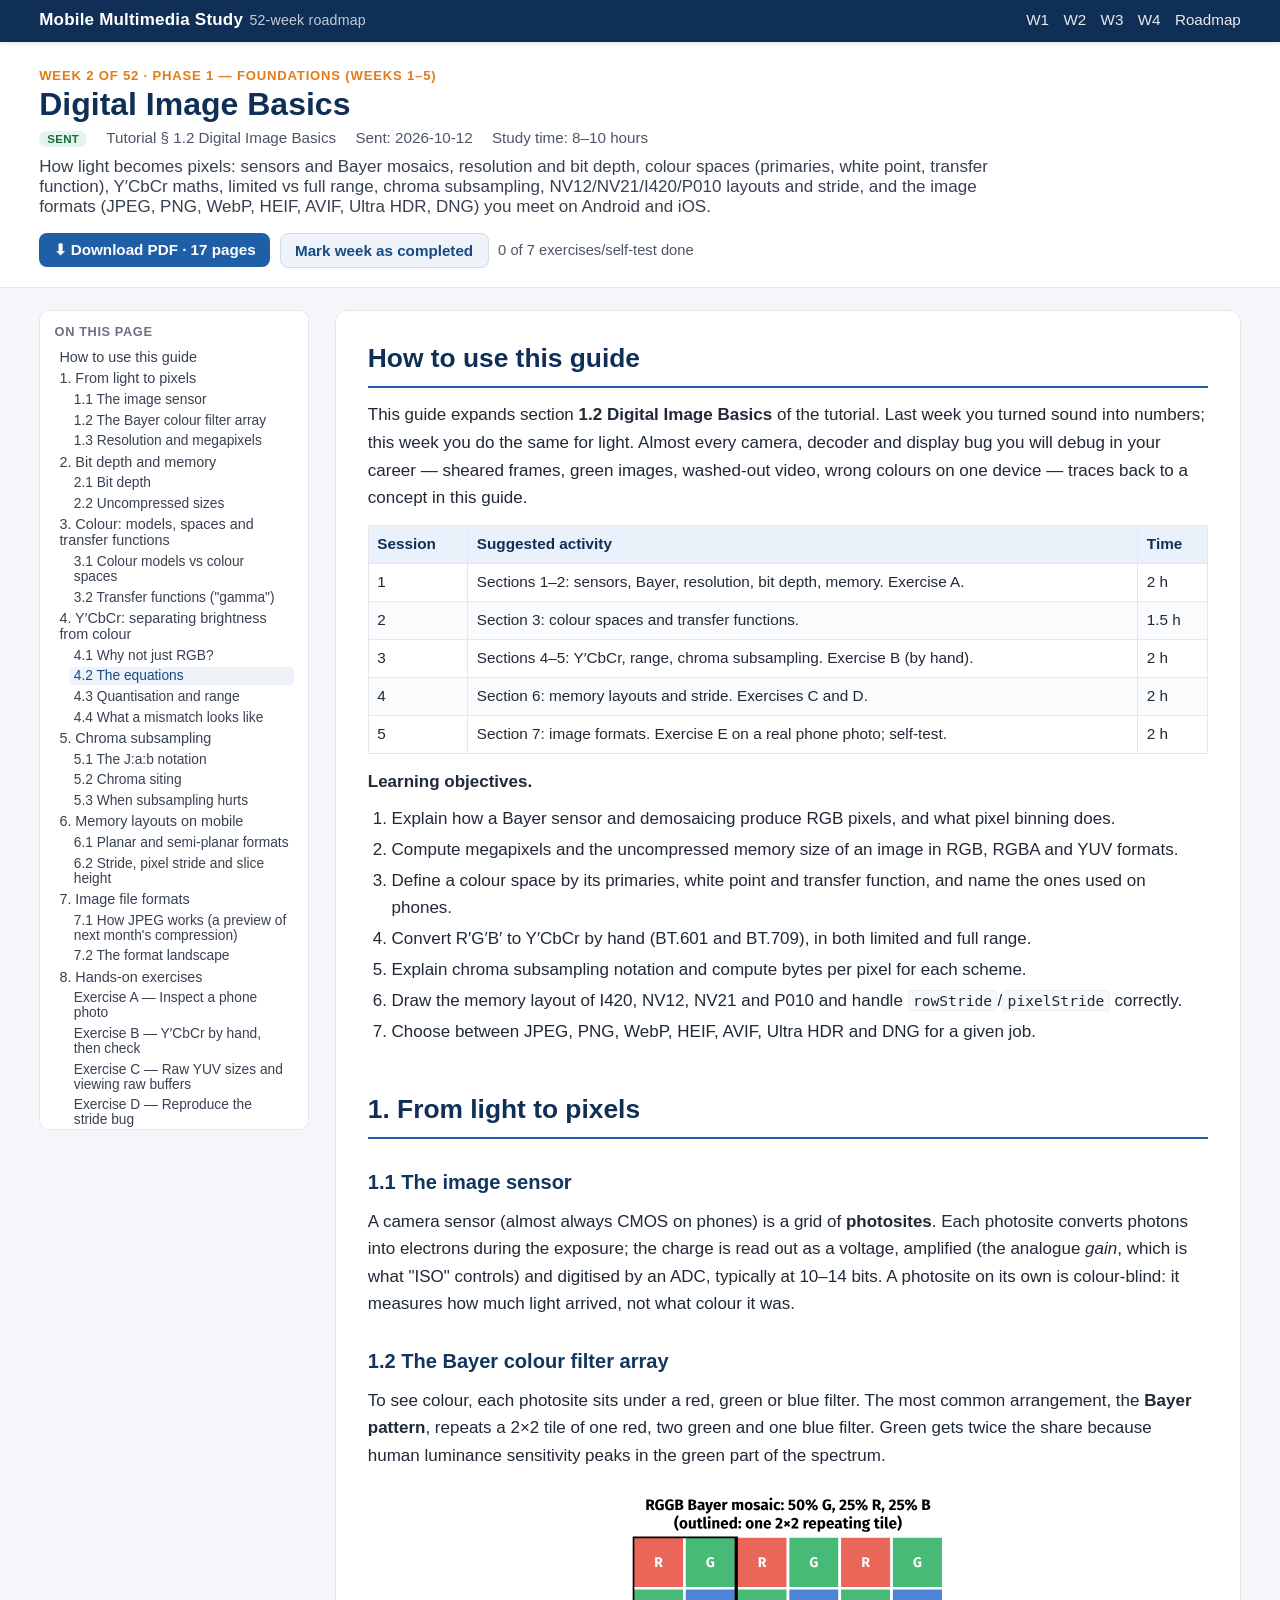
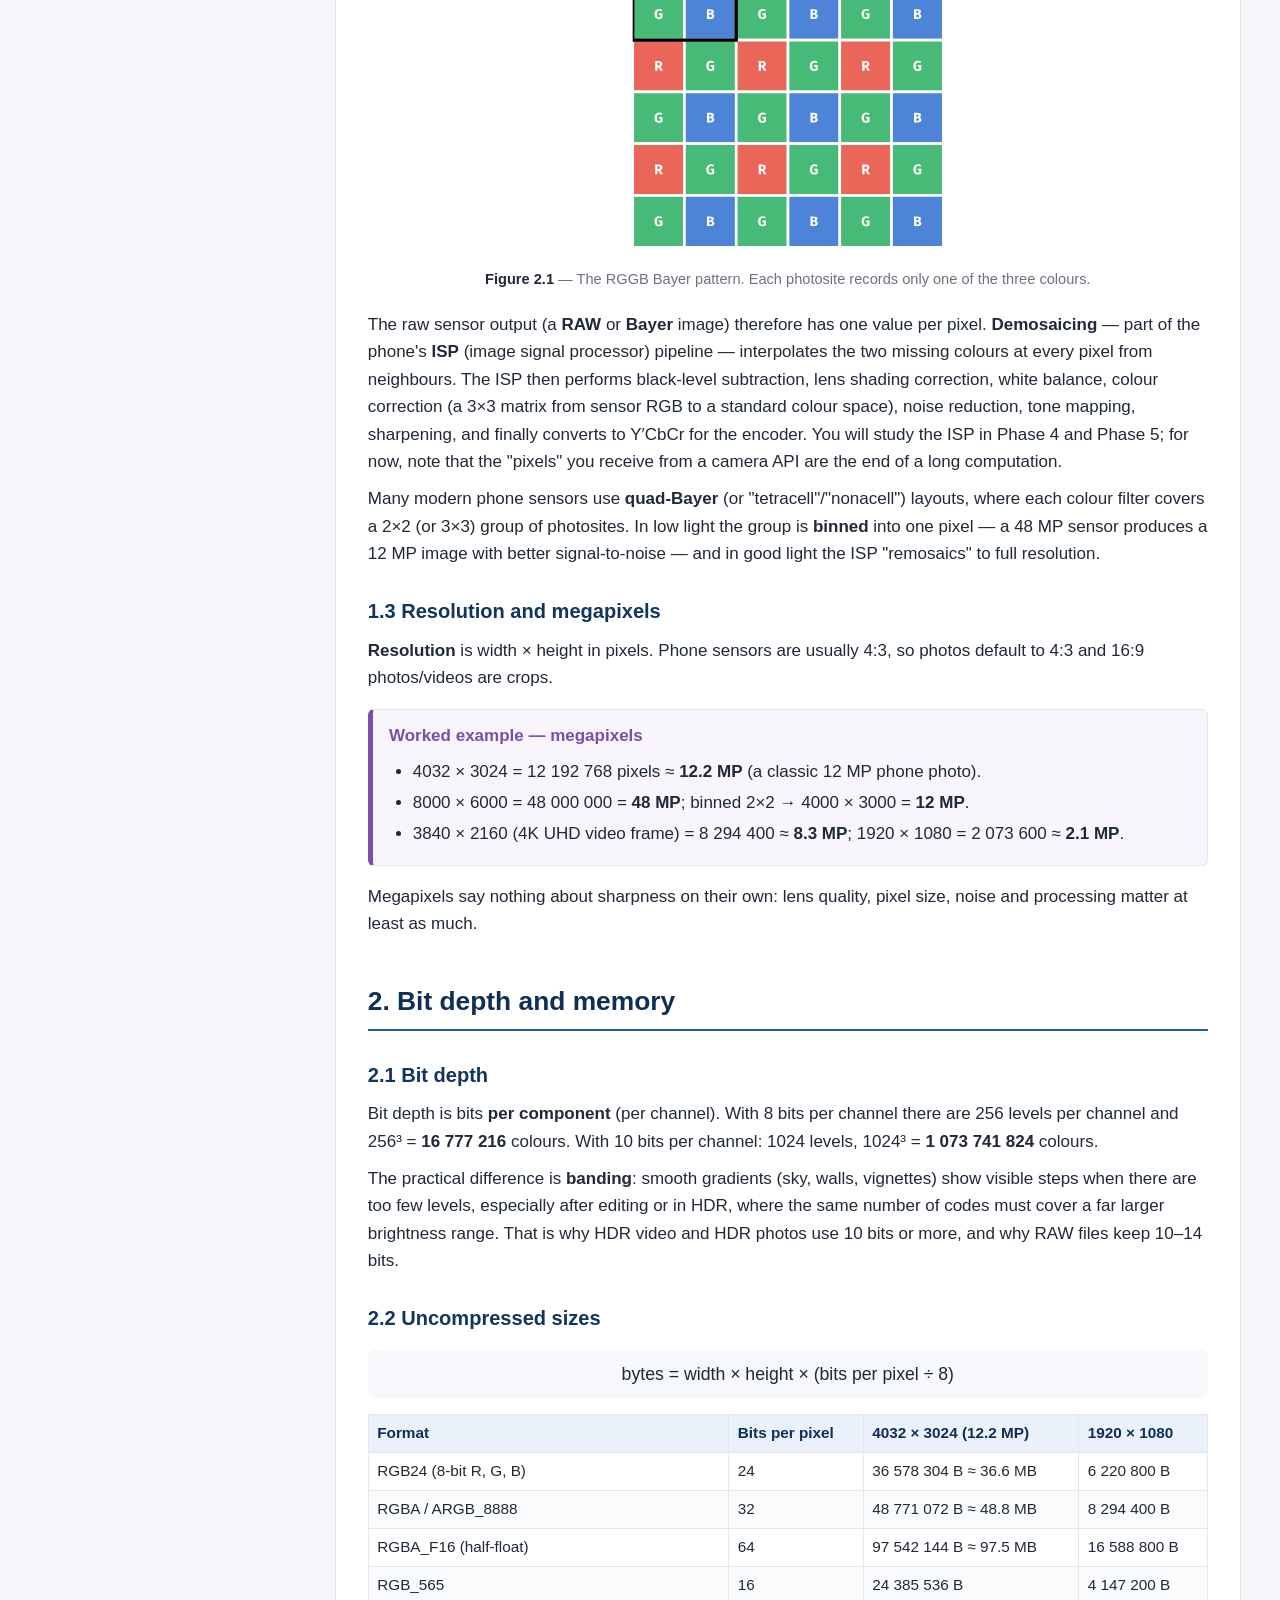
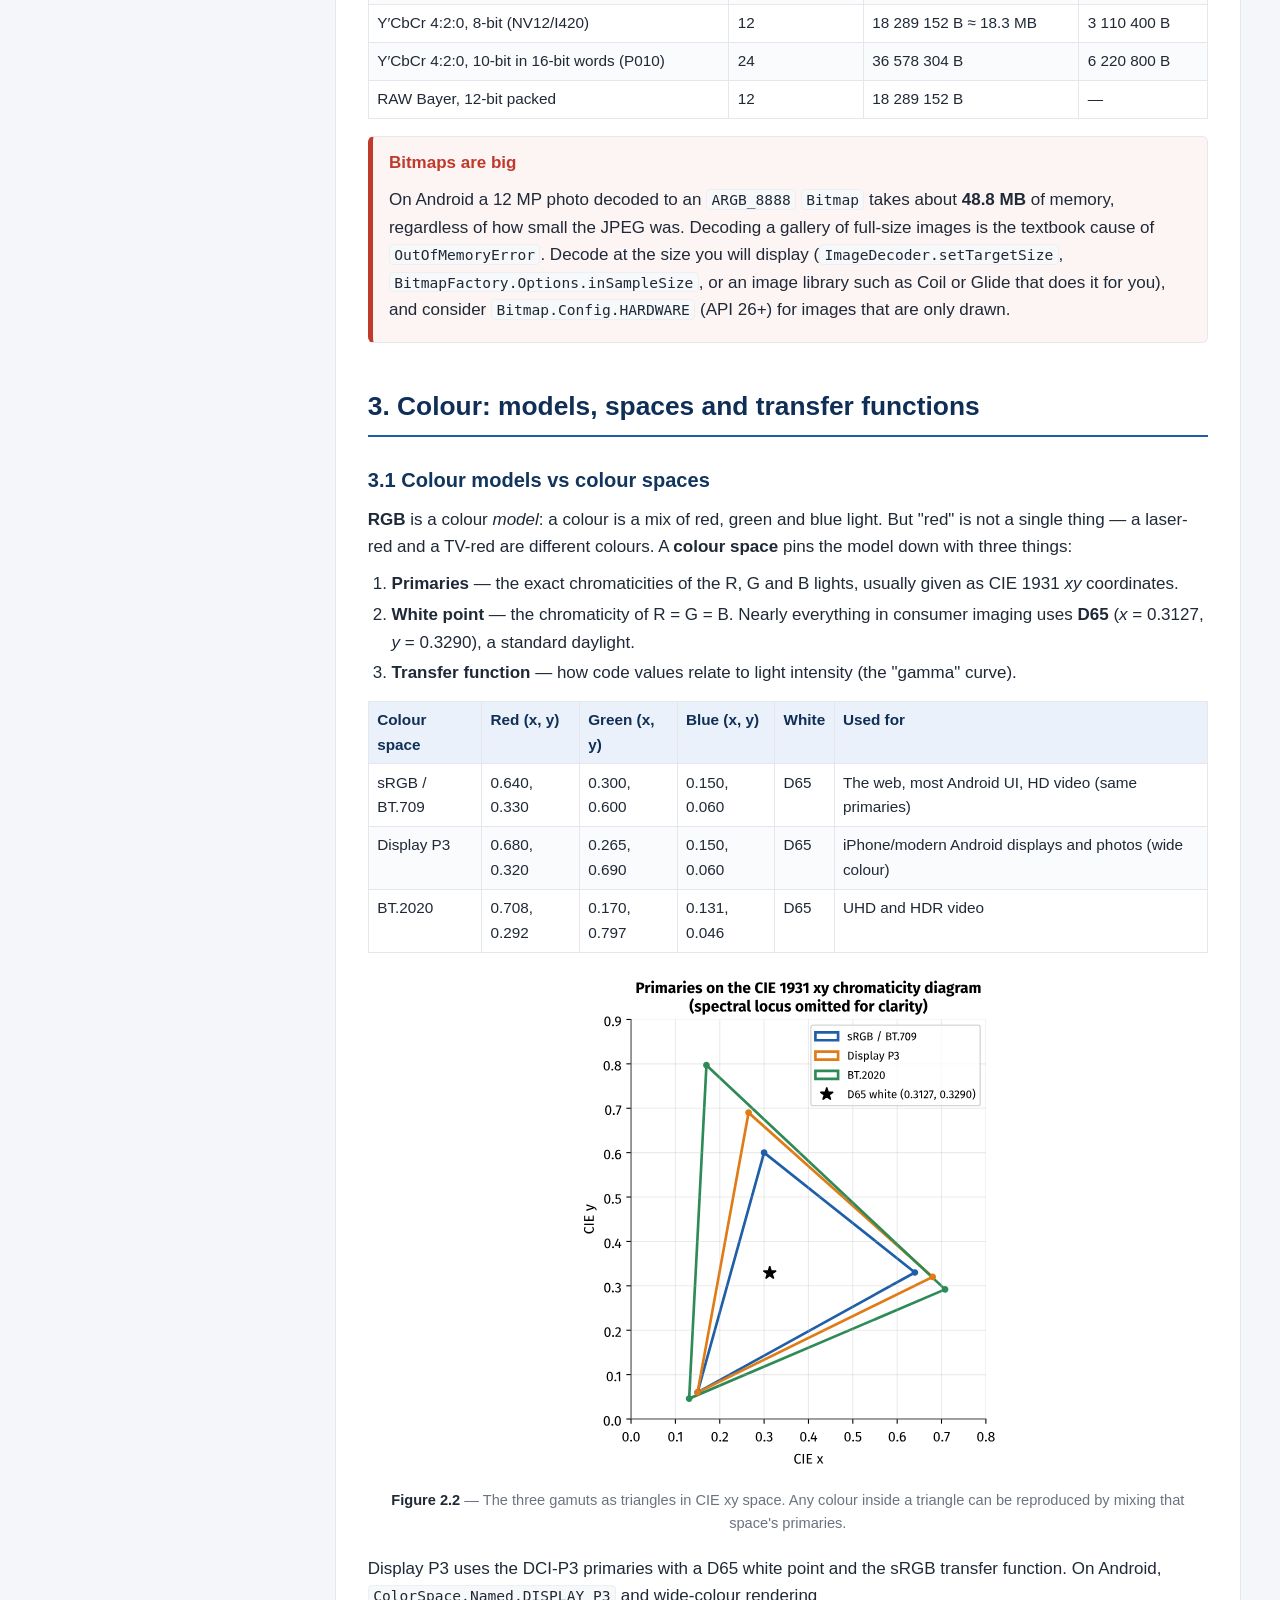
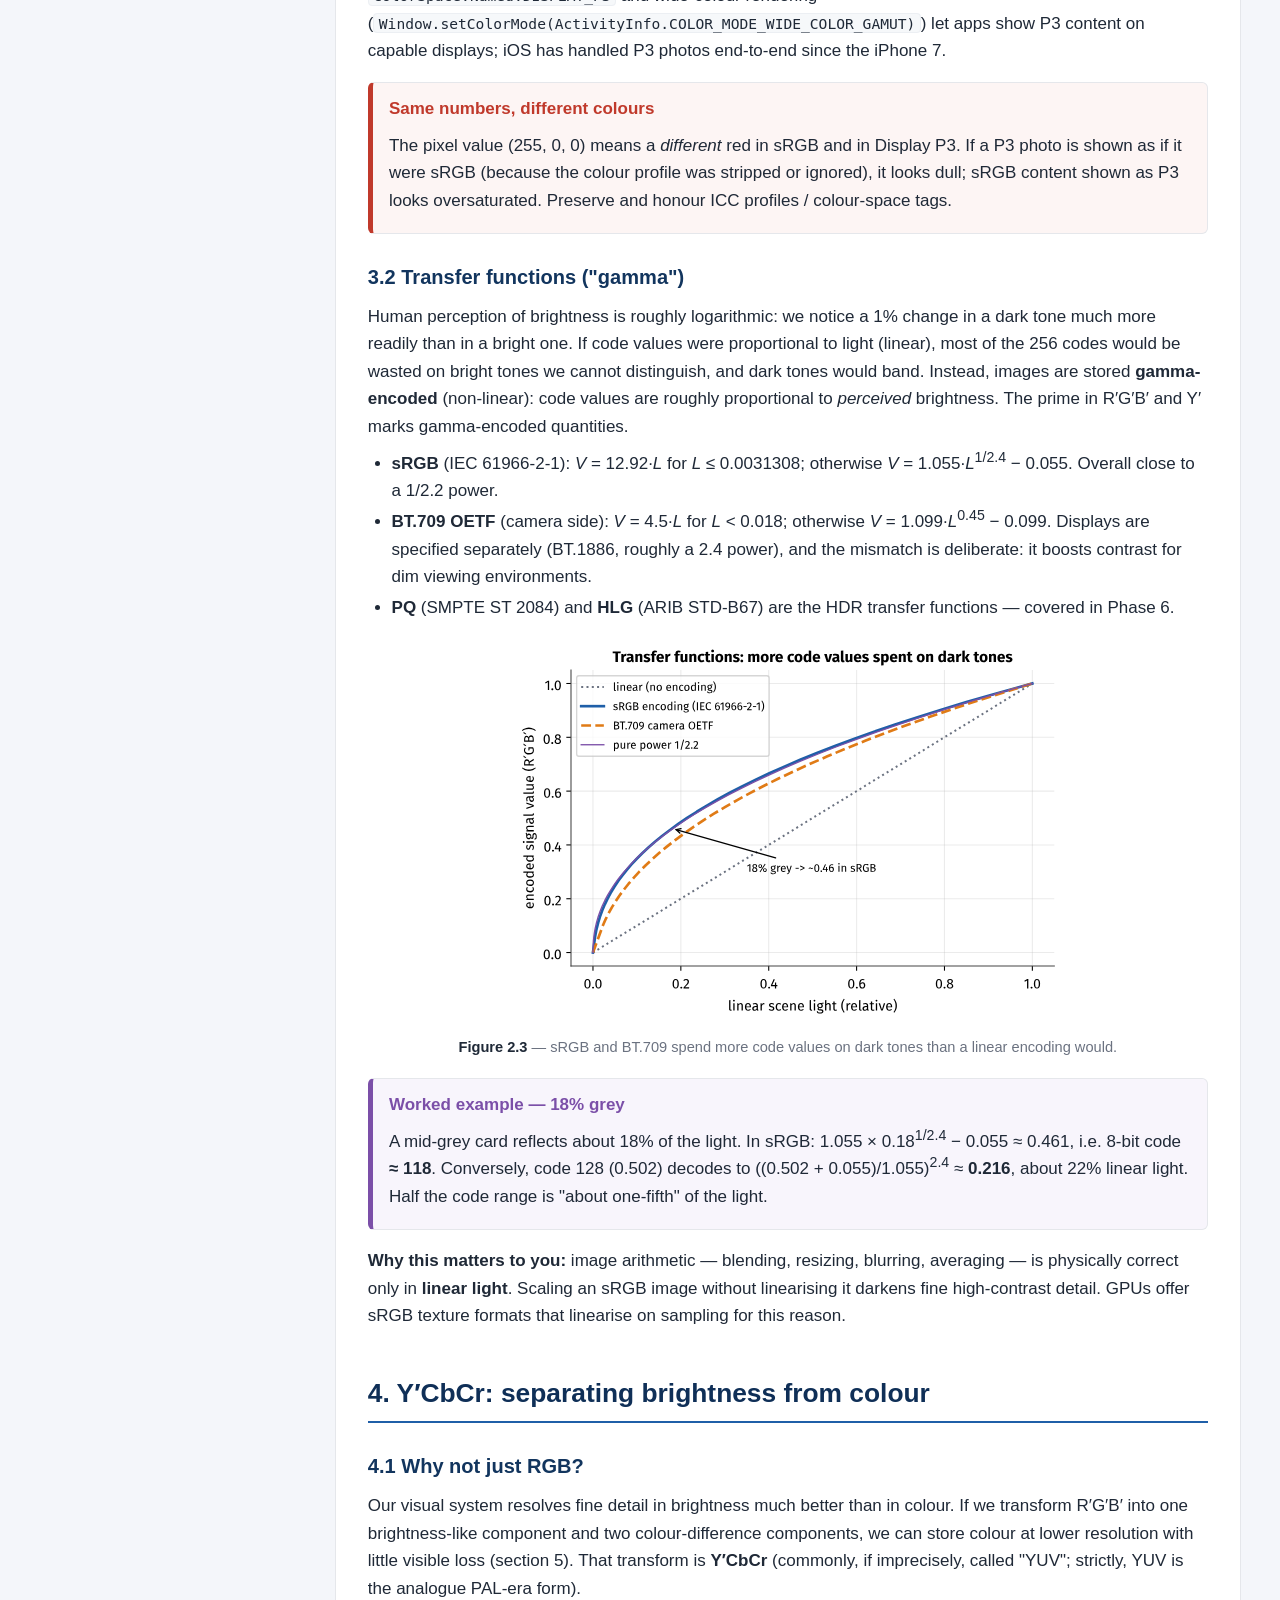
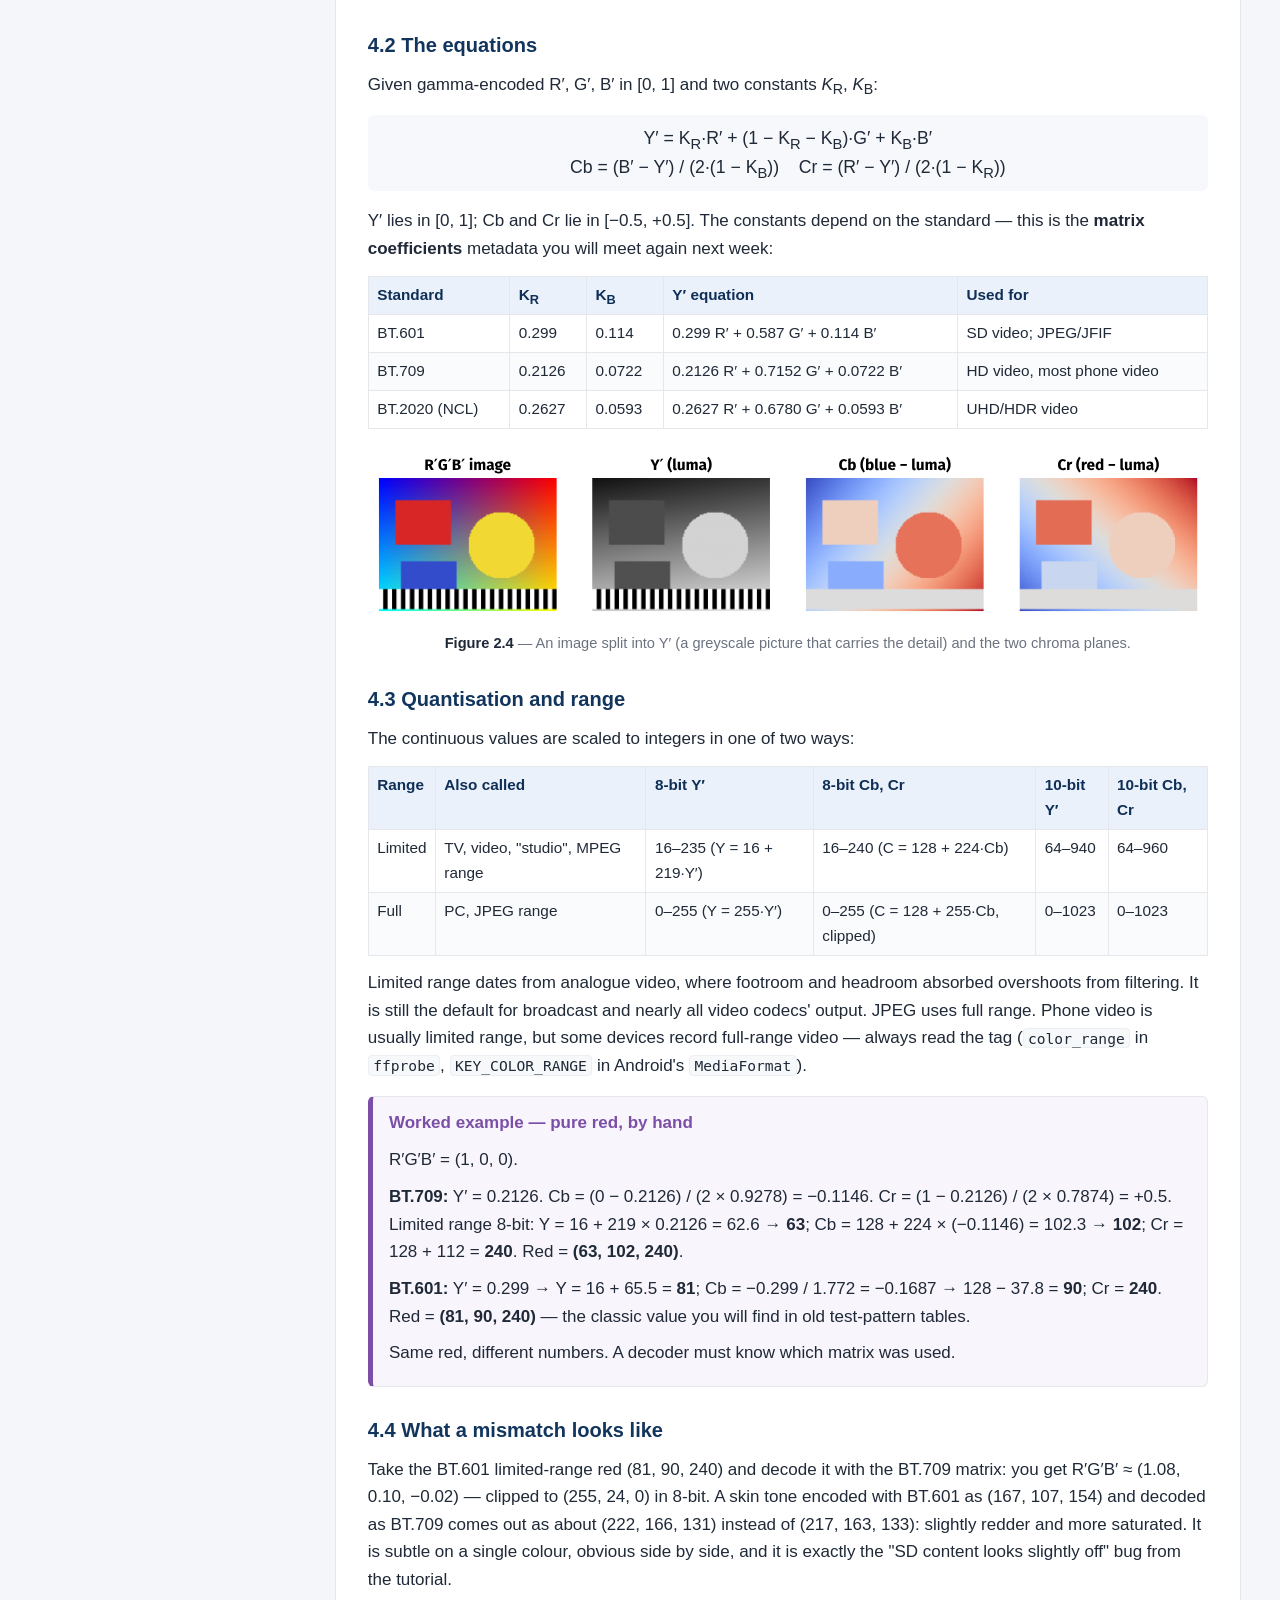
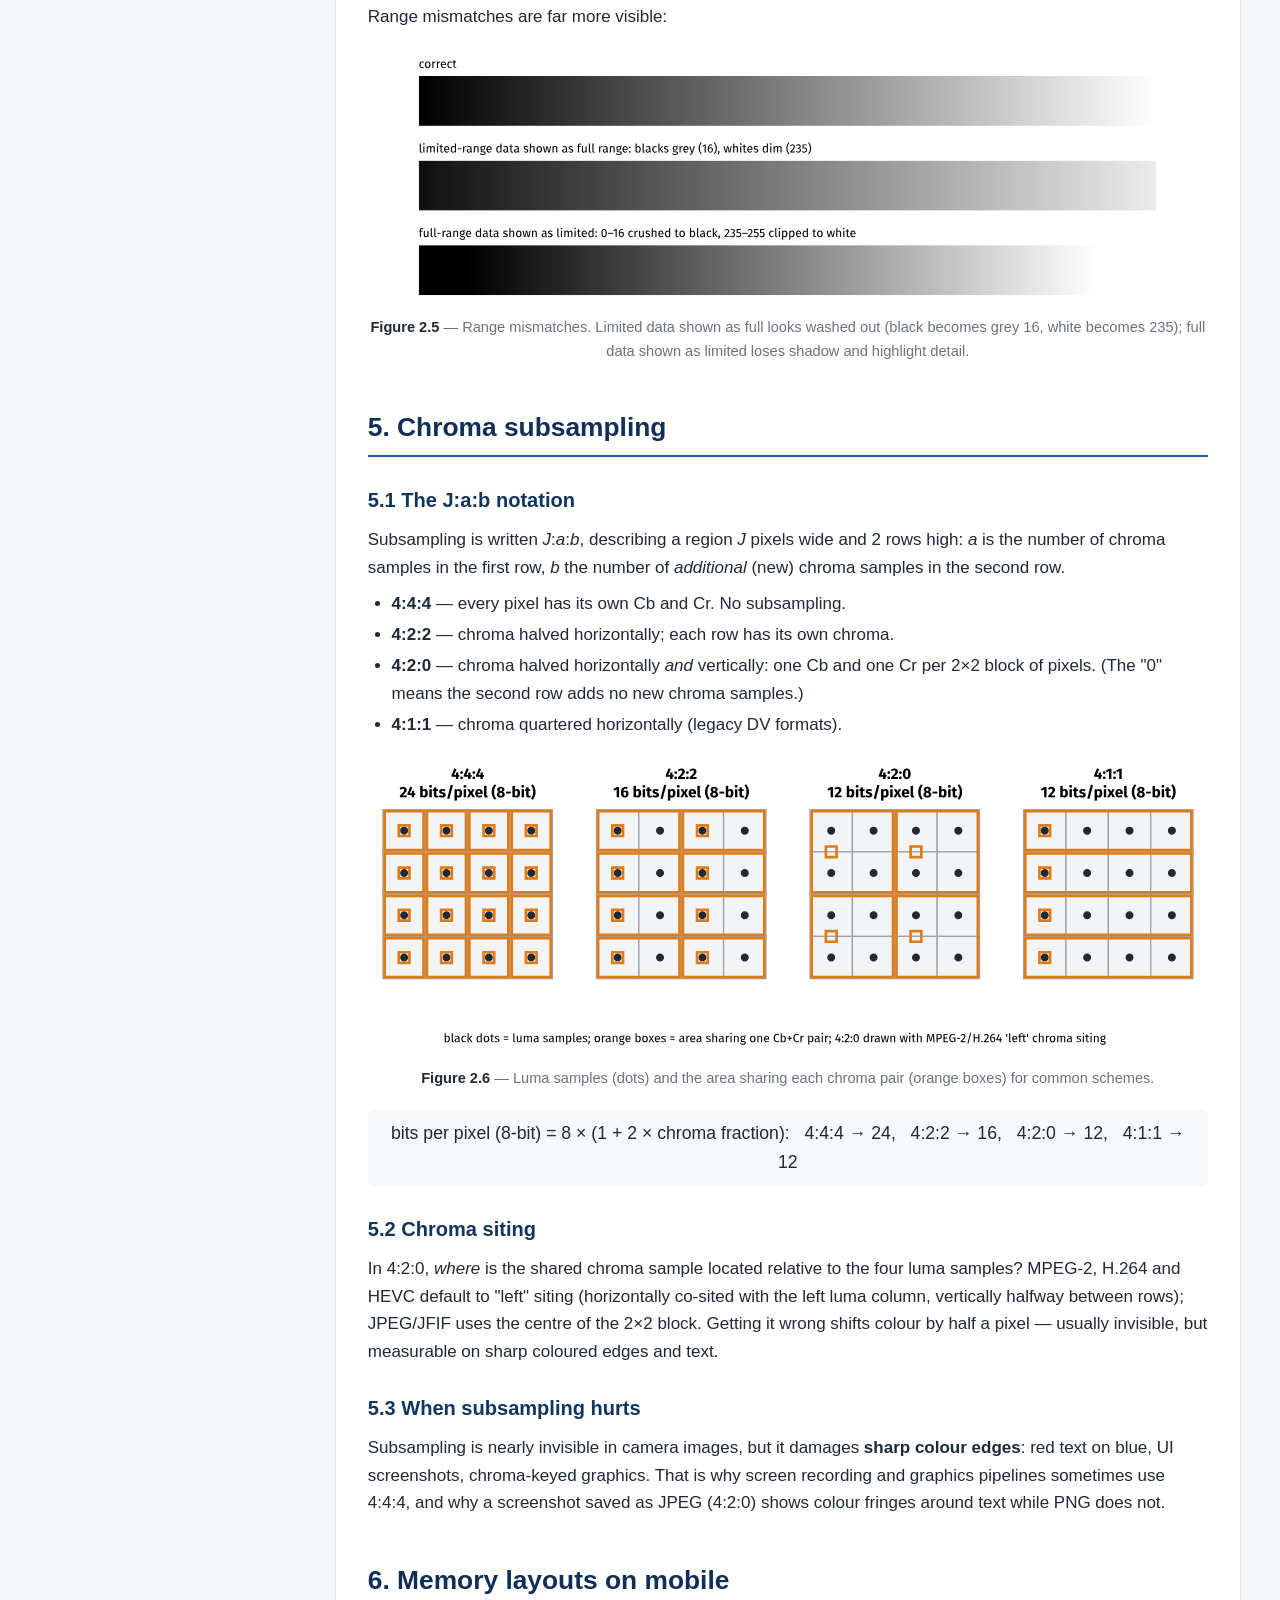
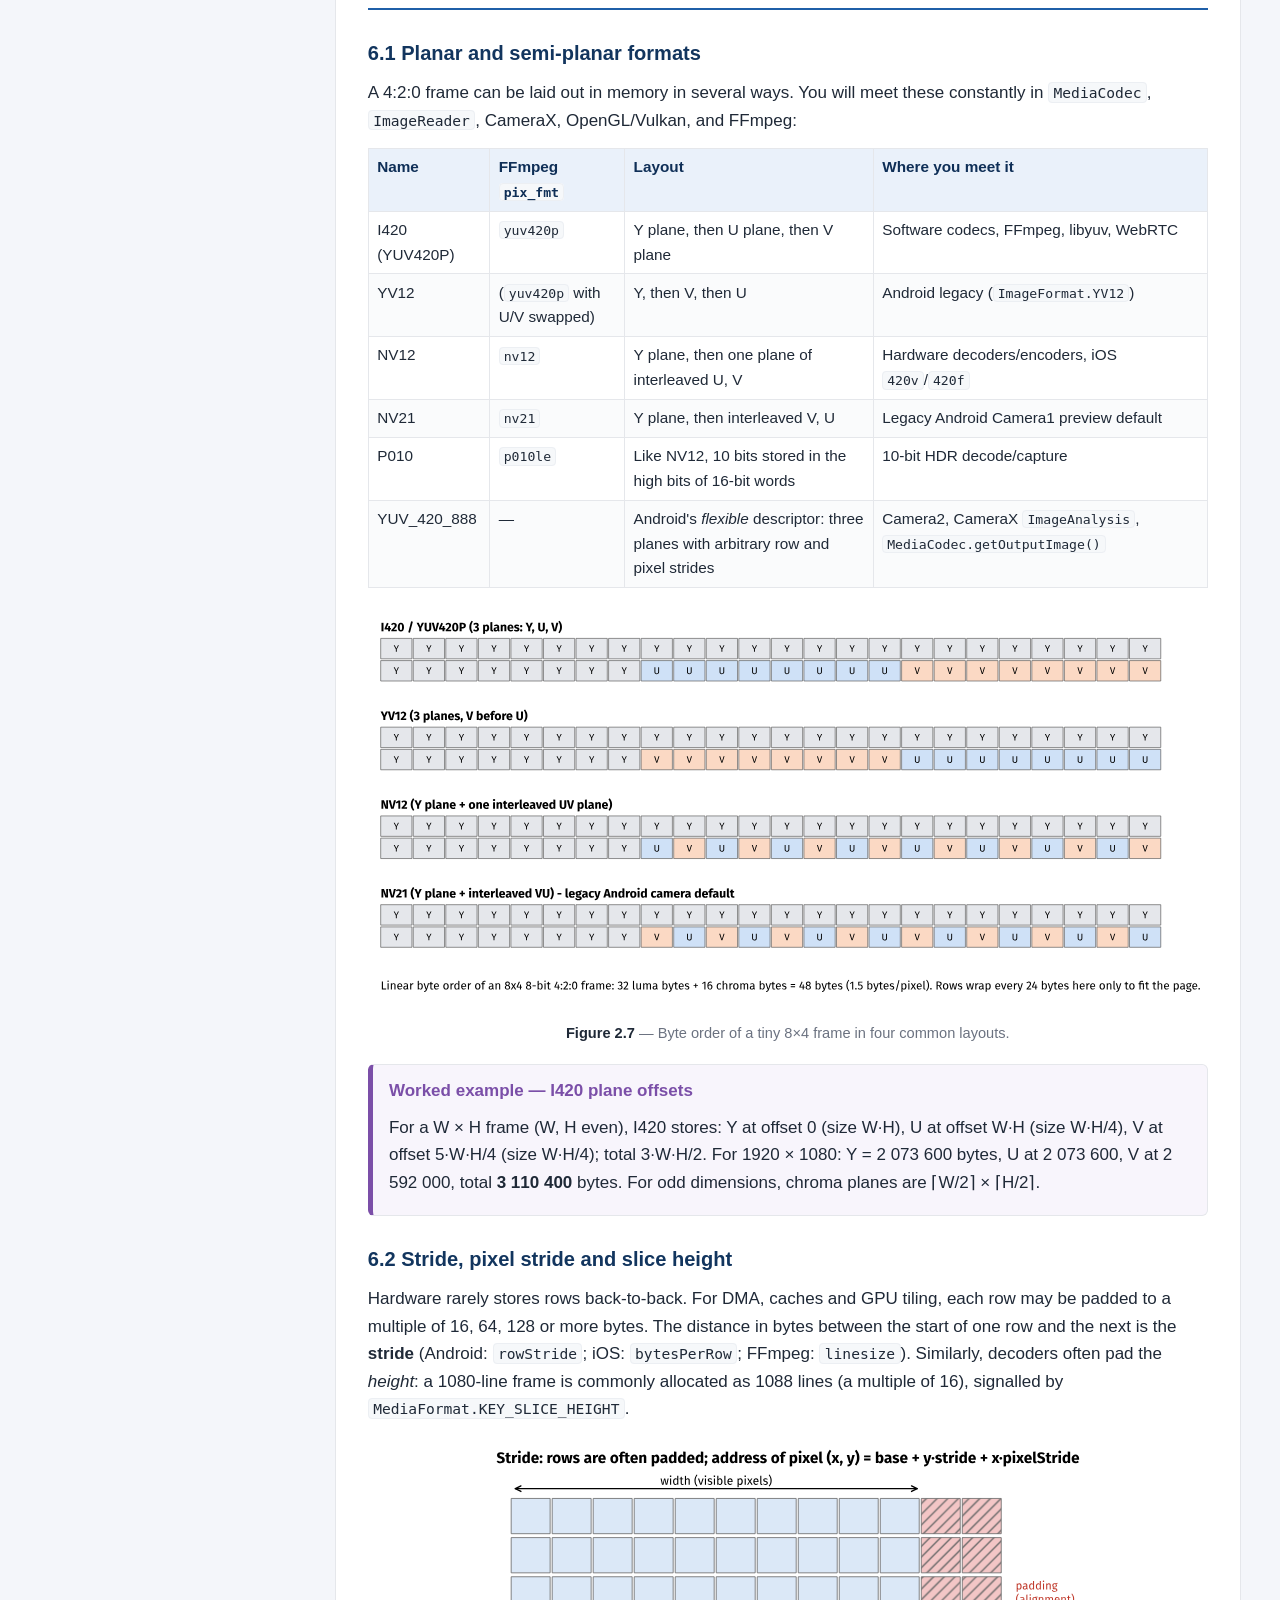
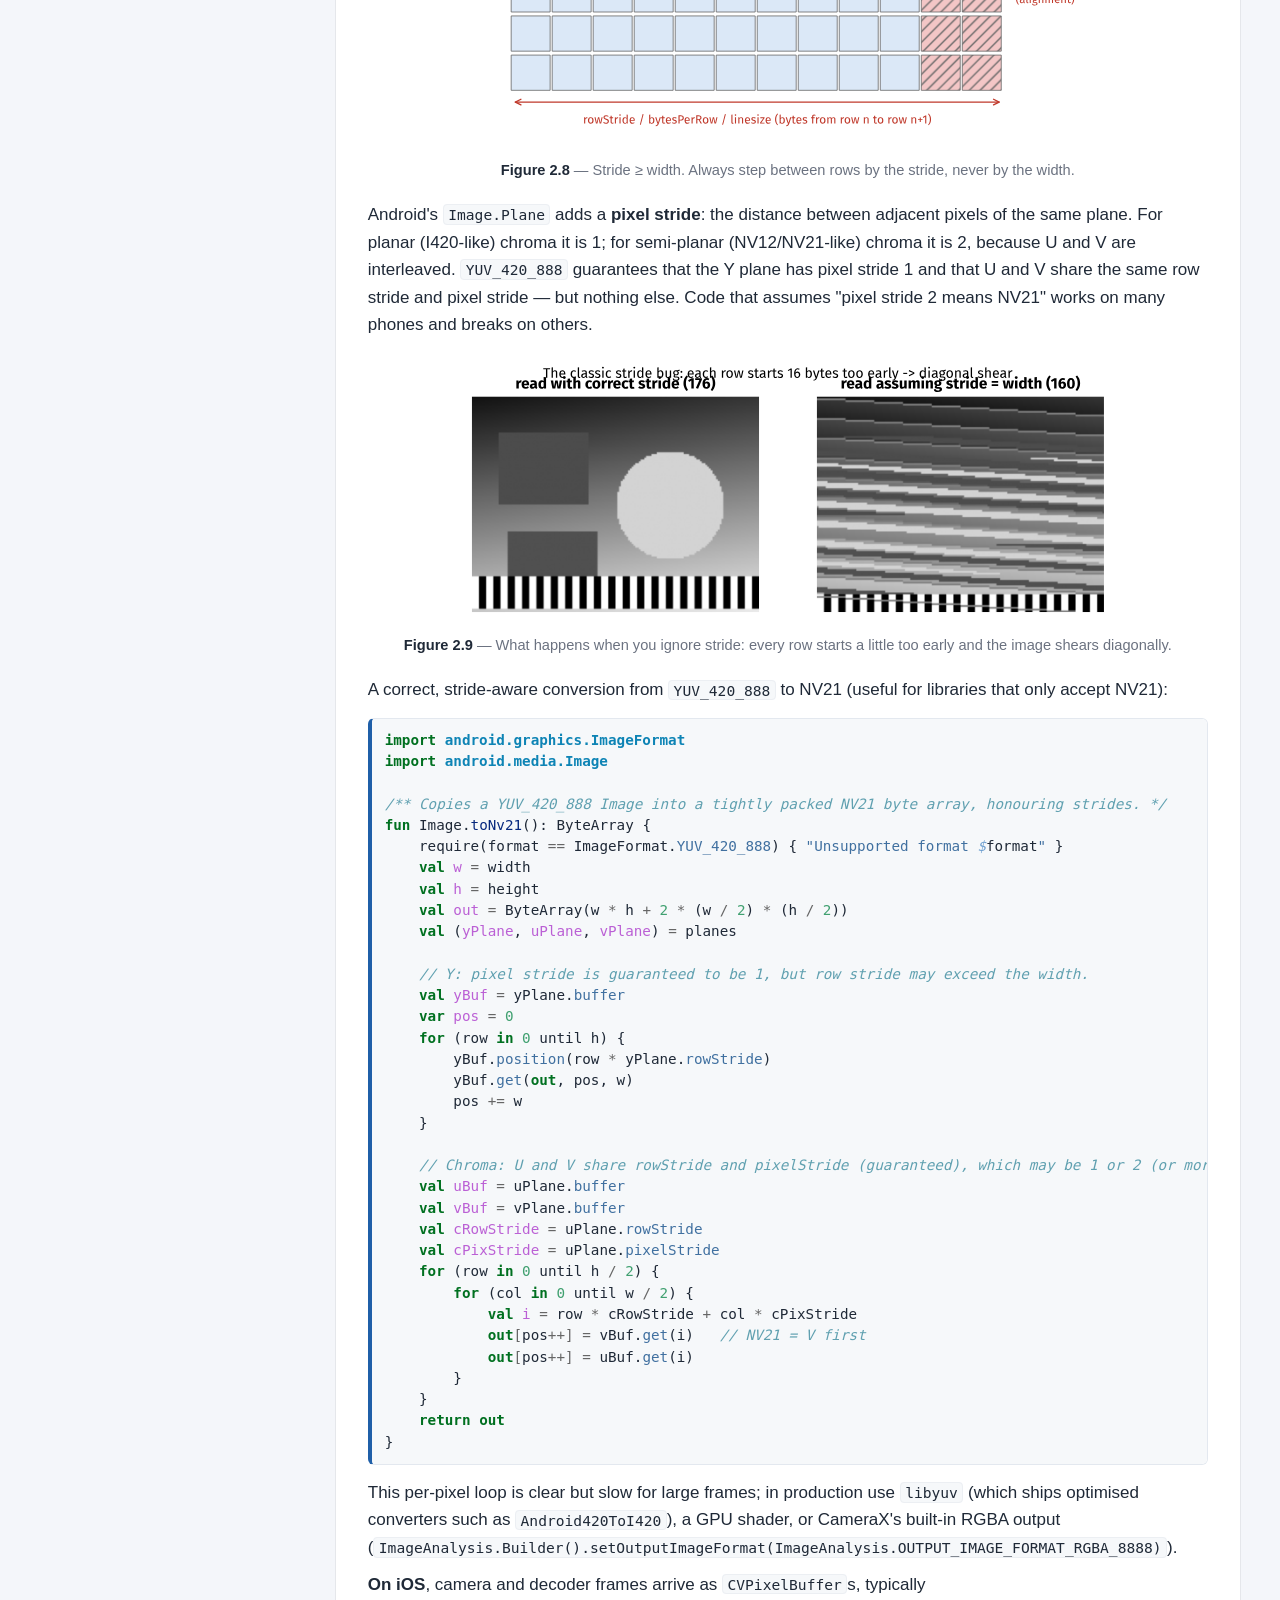
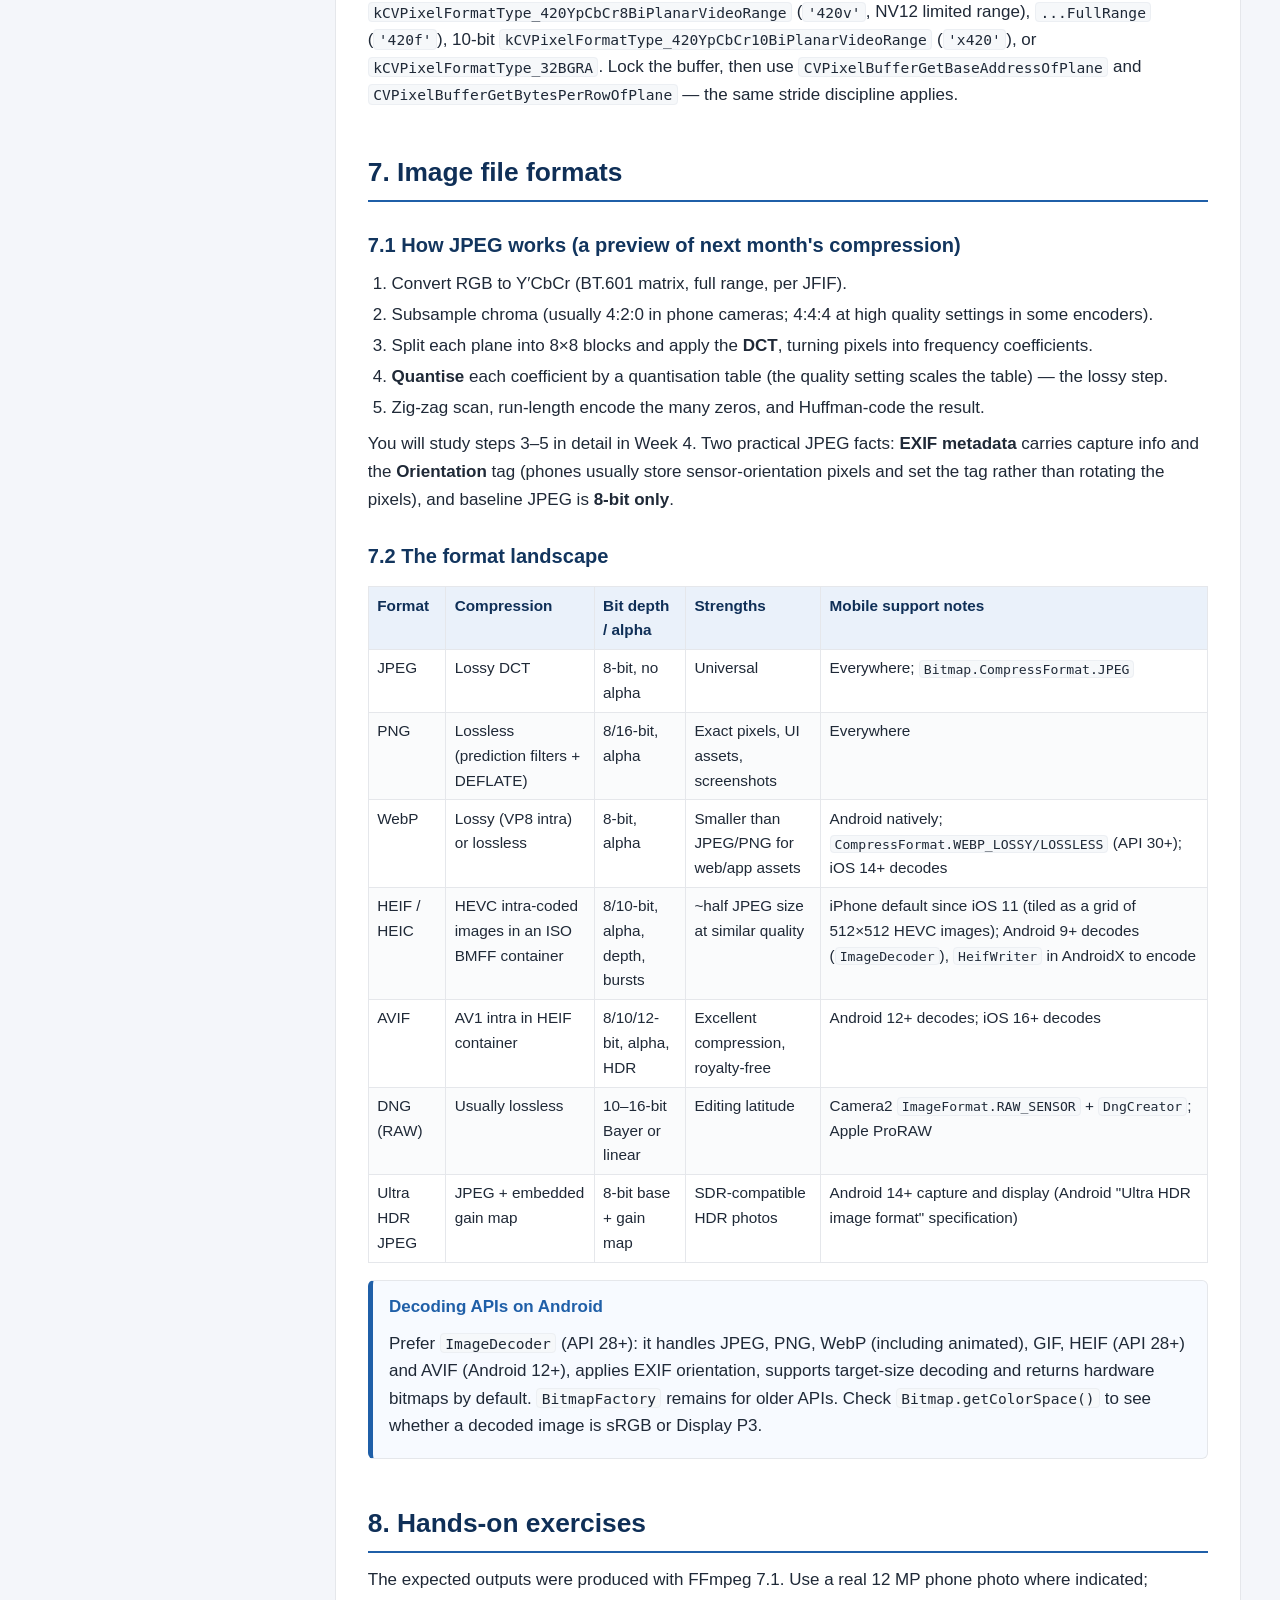
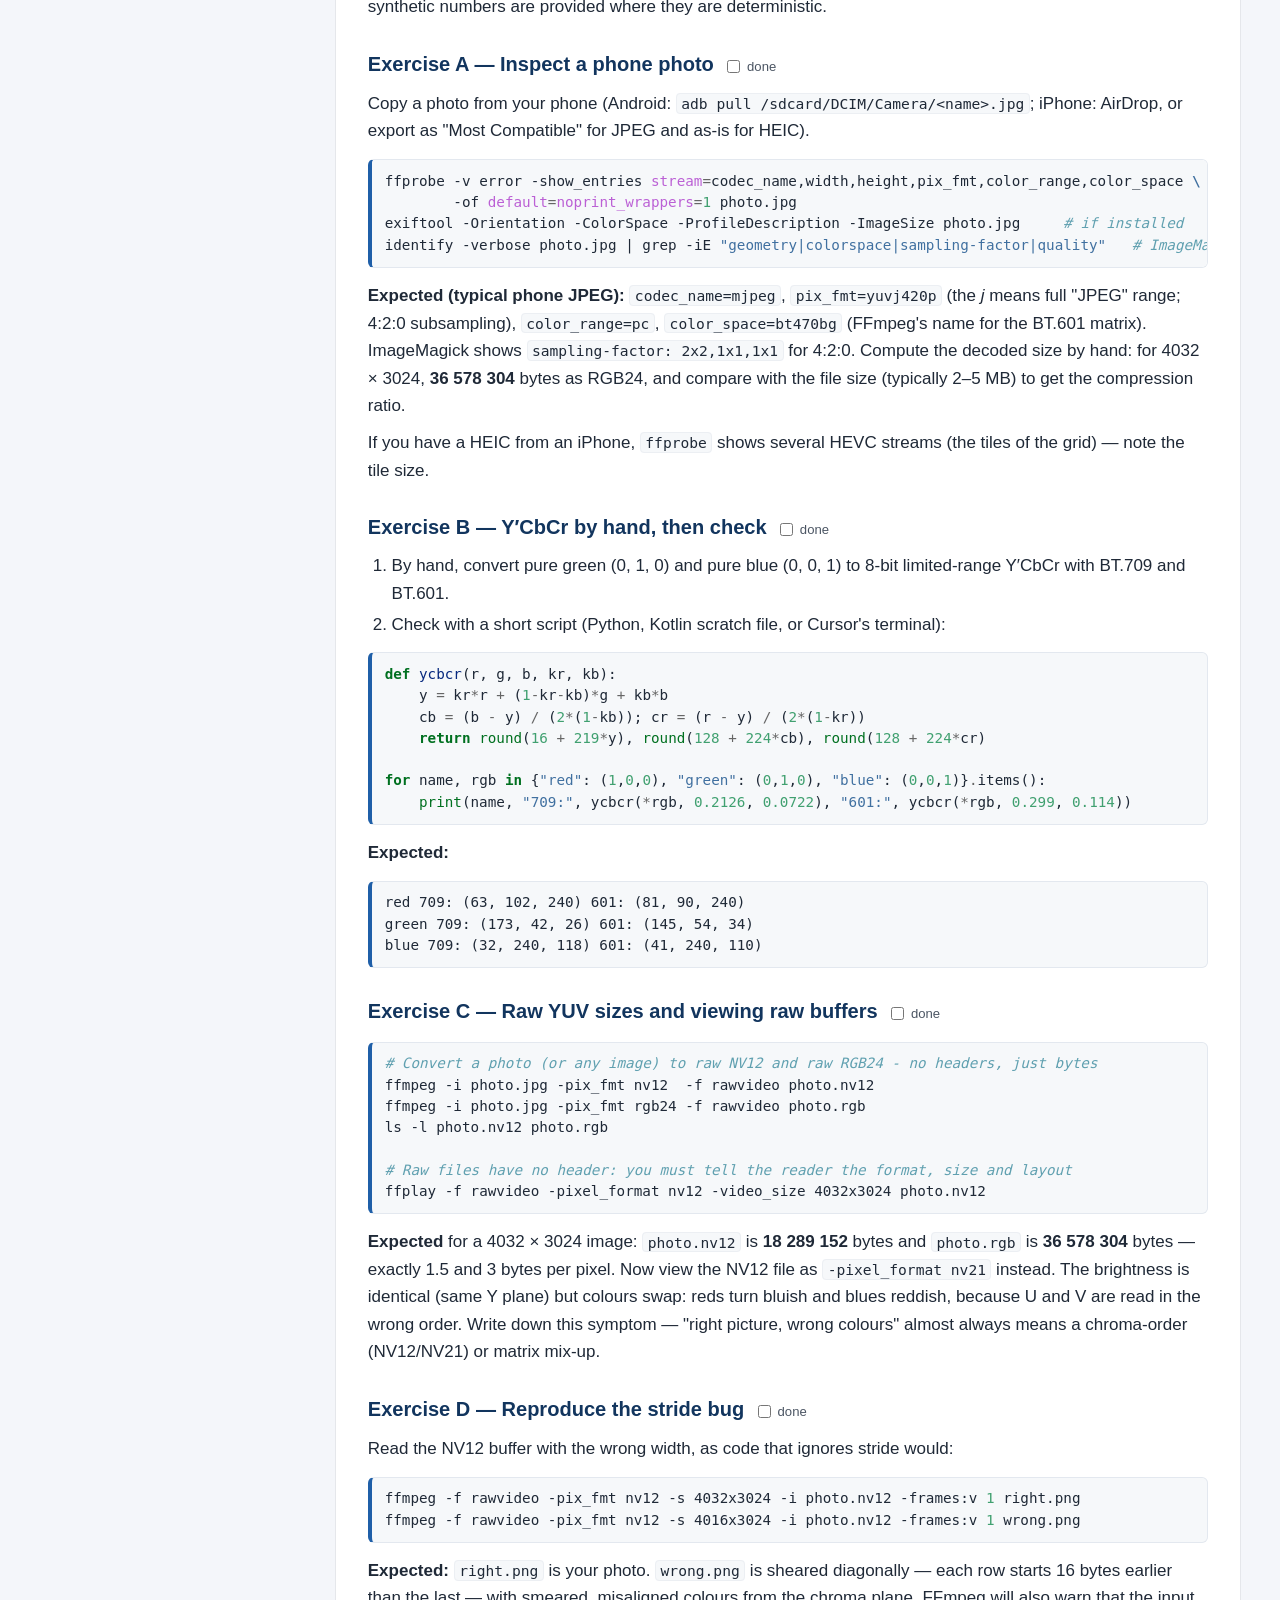
<file: weeks/week-02.html>
<!doctype html><html lang="en-IN"><head><meta charset="utf-8">
<meta name="viewport" content="width=device-width, initial-scale=1">
<title>Week 2: Digital Image Basics — Mobile Multimedia Study</title>
<link rel="stylesheet" href="../assets/pygments.css"><link rel="stylesheet" href="../assets/content.css">
<link rel="stylesheet" href="../assets/site.css">
<script defer src="../assets/app.js"></script></head><body><div class="topbar"><div class="inner">
<a class="brand" href="../index.html">Mobile Multimedia Study<small>52-week roadmap</small></a>
<nav><a href="week-01.html">W1</a><a href="week-02.html">W2</a><a href="week-03.html">W3</a><a href="week-04.html">W4</a><a href="../index.html">Roadmap</a></nav></div><div class="readbar"></div></div>
<section class="wk-hero"><div class="inner">
  <div class="kicker">Week 2 of 52 · Phase 1 — Foundations (weeks 1–5)</div>
  <h1>Digital Image Basics</h1>
  <div class="meta"><span><span class="badge b-sent">SENT</span></span><span>Tutorial § 1.2 Digital Image Basics</span>
    <span>Sent: 2026-10-12</span><span>Study time: 8–10 hours</span></div>
  <p class="summary">How light becomes pixels: sensors and Bayer mosaics, resolution and bit depth, colour spaces (primaries, white point, transfer function), Y′CbCr maths, limited vs full range, chroma subsampling, NV12/NV21/I420/P010 layouts and stride, and the image formats (JPEG, PNG, WebP, HEIF, AVIF, Ultra HDR, DNG) you meet on Android and iOS.</p>
  <div class="actions">
    <a class="btn" href="../pdf/Week02_Digital_Image_Basics.pdf" download>⬇ Download PDF · 17 pages</a>
    <button class="btn secondary" id="mark-done" type="button">Mark week as completed</button>
    <span id="items-progress" style="color:#4b5563;font-size:.92rem"></span>
  </div>
</div></section>
<div class="layout">
  <aside class="toc"><h4>On this page</h4><ol><li class="l2"><a href="#how-to-use-this-guide">How to use this guide</a></li><li class="l2"><a href="#1-from-light-to-pixels">1. From light to pixels</a></li><li class="l3"><a href="#11-the-image-sensor">1.1 The image sensor</a></li><li class="l3"><a href="#12-the-bayer-colour-filter-array">1.2 The Bayer colour filter array</a></li><li class="l3"><a href="#13-resolution-and-megapixels">1.3 Resolution and megapixels</a></li><li class="l2"><a href="#2-bit-depth-and-memory">2. Bit depth and memory</a></li><li class="l3"><a href="#21-bit-depth">2.1 Bit depth</a></li><li class="l3"><a href="#22-uncompressed-sizes">2.2 Uncompressed sizes</a></li><li class="l2"><a href="#3-colour-models-spaces-and-transfer-functions">3. Colour: models, spaces and transfer functions</a></li><li class="l3"><a href="#31-colour-models-vs-colour-spaces">3.1 Colour models vs colour spaces</a></li><li class="l3"><a href="#32-transfer-functions-gamma">3.2 Transfer functions (&quot;gamma&quot;)</a></li><li class="l2"><a href="#4-ycbcr-separating-brightness-from-colour">4. Y′CbCr: separating brightness from colour</a></li><li class="l3"><a href="#41-why-not-just-rgb">4.1 Why not just RGB?</a></li><li class="l3"><a href="#42-the-equations">4.2 The equations</a></li><li class="l3"><a href="#43-quantisation-and-range">4.3 Quantisation and range</a></li><li class="l3"><a href="#44-what-a-mismatch-looks-like">4.4 What a mismatch looks like</a></li><li class="l2"><a href="#5-chroma-subsampling">5. Chroma subsampling</a></li><li class="l3"><a href="#51-the-jab-notation">5.1 The J:a:b notation</a></li><li class="l3"><a href="#52-chroma-siting">5.2 Chroma siting</a></li><li class="l3"><a href="#53-when-subsampling-hurts">5.3 When subsampling hurts</a></li><li class="l2"><a href="#6-memory-layouts-on-mobile">6. Memory layouts on mobile</a></li><li class="l3"><a href="#61-planar-and-semi-planar-formats">6.1 Planar and semi-planar formats</a></li><li class="l3"><a href="#62-stride-pixel-stride-and-slice-height">6.2 Stride, pixel stride and slice height</a></li><li class="l2"><a href="#7-image-file-formats">7. Image file formats</a></li><li class="l3"><a href="#71-how-jpeg-works-a-preview-of-next-months-compression">7.1 How JPEG works (a preview of next month&#x27;s compression)</a></li><li class="l3"><a href="#72-the-format-landscape">7.2 The format landscape</a></li><li class="l2"><a href="#8-hands-on-exercises">8. Hands-on exercises</a></li><li class="l3"><a href="#exercise-a-inspect-a-phone-photo">Exercise A — Inspect a phone photo</a></li><li class="l3"><a href="#exercise-b-ycbcr-by-hand-then-check">Exercise B — Y′CbCr by hand, then check</a></li><li class="l3"><a href="#exercise-c-raw-yuv-sizes-and-viewing-raw-buffers">Exercise C — Raw YUV sizes and viewing raw buffers</a></li><li class="l3"><a href="#exercise-d-reproduce-the-stride-bug">Exercise D — Reproduce the stride bug</a></li><li class="l3"><a href="#exercise-e-compare-image-formats">Exercise E — Compare image formats</a></li><li class="l3"><a href="#exercise-f-observe-range-in-video">Exercise F — Observe range in video</a></li><li class="l2"><a href="#9-common-pitfalls">9. Common pitfalls</a></li><li class="l2"><a href="#10-self-test">10. Self-test</a></li><li class="l2"><a href="#11-further-reading">11. Further reading</a></li><li class="l2"><a href="#answer-key">Answer key</a></li></ol></aside>
  <article class="content" data-week="2"><h2 id="how-to-use-this-guide">How to use this guide</h2>
<p>This guide expands section <strong>1.2 Digital Image Basics</strong> of the tutorial. Last week you turned sound into numbers; this week you do the same for light. Almost every camera, decoder and display bug you will debug in your career — sheared frames, green images, washed-out video, wrong colours on one device — traces back to a concept in this guide.</p>
<table>
<thead>
<tr>
<th>Session</th>
<th>Suggested activity</th>
<th>Time</th>
</tr>
</thead>
<tbody>
<tr>
<td>1</td>
<td>Sections 1–2: sensors, Bayer, resolution, bit depth, memory. Exercise A.</td>
<td>2 h</td>
</tr>
<tr>
<td>2</td>
<td>Section 3: colour spaces and transfer functions.</td>
<td>1.5 h</td>
</tr>
<tr>
<td>3</td>
<td>Sections 4–5: Y′CbCr, range, chroma subsampling. Exercise B (by hand).</td>
<td>2 h</td>
</tr>
<tr>
<td>4</td>
<td>Section 6: memory layouts and stride. Exercises C and D.</td>
<td>2 h</td>
</tr>
<tr>
<td>5</td>
<td>Section 7: image formats. Exercise E on a real phone photo; self-test.</td>
<td>2 h</td>
</tr>
</tbody>
</table>
<p><strong>Learning objectives.</strong></p>
<ol>
<li>Explain how a Bayer sensor and demosaicing produce RGB pixels, and what pixel binning does.</li>
<li>Compute megapixels and the uncompressed memory size of an image in RGB, RGBA and YUV formats.</li>
<li>Define a colour space by its primaries, white point and transfer function, and name the ones used on phones.</li>
<li>Convert R′G′B′ to Y′CbCr by hand (BT.601 and BT.709), in both limited and full range.</li>
<li>Explain chroma subsampling notation and compute bytes per pixel for each scheme.</li>
<li>Draw the memory layout of I420, NV12, NV21 and P010 and handle <code>rowStride</code>/<code>pixelStride</code> correctly.</li>
<li>Choose between JPEG, PNG, WebP, HEIF, AVIF, Ultra HDR and DNG for a given job.</li>
</ol>
<h2 id="1-from-light-to-pixels">1. From light to pixels</h2>
<h3 id="11-the-image-sensor">1.1 The image sensor</h3>
<p>A camera sensor (almost always CMOS on phones) is a grid of <strong>photosites</strong>. Each photosite converts photons into electrons during the exposure; the charge is read out as a voltage, amplified (the analogue <em>gain</em>, which is what "ISO" controls) and digitised by an ADC, typically at 10–14 bits. A photosite on its own is colour-blind: it measures how much light arrived, not what colour it was.</p>
<h3 id="12-the-bayer-colour-filter-array">1.2 The Bayer colour filter array</h3>
<p>To see colour, each photosite sits under a red, green or blue filter. The most common arrangement, the <strong>Bayer pattern</strong>, repeats a 2×2 tile of one red, two green and one blue filter. Green gets twice the share because human luminance sensitivity peaks in the green part of the spectrum.</p>
<figure id="fig-2-1"><img src="../figures/w02_bayer.svg" alt="The RGGB Bayer pattern. Each photosite records only one of the three colours." loading="lazy"><figcaption><b>Figure 2.1</b> — The RGGB Bayer pattern. Each photosite records only one of the three colours.</figcaption></figure>
<p>The raw sensor output (a <strong>RAW</strong> or <strong>Bayer</strong> image) therefore has one value per pixel. <strong>Demosaicing</strong> — part of the phone's <strong>ISP</strong> (image signal processor) pipeline — interpolates the two missing colours at every pixel from neighbours. The ISP then performs black-level subtraction, lens shading correction, white balance, colour correction (a 3×3 matrix from sensor RGB to a standard colour space), noise reduction, tone mapping, sharpening, and finally converts to Y′CbCr for the encoder. You will study the ISP in Phase 4 and Phase 5; for now, note that the "pixels" you receive from a camera API are the end of a long computation.</p>
<p>Many modern phone sensors use <strong>quad-Bayer</strong> (or "tetracell"/"nonacell") layouts, where each colour filter covers a 2×2 (or 3×3) group of photosites. In low light the group is <strong>binned</strong> into one pixel — a 48 MP sensor produces a 12 MP image with better signal-to-noise — and in good light the ISP "remosaics" to full resolution.</p>
<h3 id="13-resolution-and-megapixels">1.3 Resolution and megapixels</h3>
<p><strong>Resolution</strong> is width × height in pixels. Phone sensors are usually 4:3, so photos default to 4:3 and 16:9 photos/videos are crops.</p>
<div class="admonition example">
<p class="admonition-title">Worked example — megapixels</p>
<ul>
<li>4032 × 3024 = 12 192 768 pixels ≈ <strong>12.2 MP</strong> (a classic 12 MP phone photo).</li>
<li>8000 × 6000 = 48 000 000 = <strong>48 MP</strong>; binned 2×2 → 4000 × 3000 = <strong>12 MP</strong>.</li>
<li>3840 × 2160 (4K UHD video frame) = 8 294 400 ≈ <strong>8.3 MP</strong>; 1920 × 1080 = 2 073 600 ≈ <strong>2.1 MP</strong>.</li>
</ul>
</div>
<p>Megapixels say nothing about sharpness on their own: lens quality, pixel size, noise and processing matter at least as much.</p>
<h2 id="2-bit-depth-and-memory">2. Bit depth and memory</h2>
<h3 id="21-bit-depth">2.1 Bit depth</h3>
<p>Bit depth is bits <strong>per component</strong> (per channel). With 8 bits per channel there are 256 levels per channel and 256³ = <strong>16 777 216</strong> colours. With 10 bits per channel: 1024 levels, 1024³ = <strong>1 073 741 824</strong> colours.</p>
<p>The practical difference is <strong>banding</strong>: smooth gradients (sky, walls, vignettes) show visible steps when there are too few levels, especially after editing or in HDR, where the same number of codes must cover a far larger brightness range. That is why HDR video and HDR photos use 10 bits or more, and why RAW files keep 10–14 bits.</p>
<h3 id="22-uncompressed-sizes">2.2 Uncompressed sizes</h3>
<p class="eq">bytes = width × height × (bits per pixel ÷ 8)</p>

<table>
<thead>
<tr>
<th>Format</th>
<th>Bits per pixel</th>
<th>4032 × 3024 (12.2 MP)</th>
<th>1920 × 1080</th>
</tr>
</thead>
<tbody>
<tr>
<td>RGB24 (8-bit R, G, B)</td>
<td>24</td>
<td>36 578 304 B ≈ 36.6 MB</td>
<td>6 220 800 B</td>
</tr>
<tr>
<td>RGBA / ARGB_8888</td>
<td>32</td>
<td>48 771 072 B ≈ 48.8 MB</td>
<td>8 294 400 B</td>
</tr>
<tr>
<td>RGBA_F16 (half-float)</td>
<td>64</td>
<td>97 542 144 B ≈ 97.5 MB</td>
<td>16 588 800 B</td>
</tr>
<tr>
<td>RGB_565</td>
<td>16</td>
<td>24 385 536 B</td>
<td>4 147 200 B</td>
</tr>
<tr>
<td>Y′CbCr 4:2:0, 8-bit (NV12/I420)</td>
<td>12</td>
<td>18 289 152 B ≈ 18.3 MB</td>
<td>3 110 400 B</td>
</tr>
<tr>
<td>Y′CbCr 4:2:0, 10-bit in 16-bit words (P010)</td>
<td>24</td>
<td>36 578 304 B</td>
<td>6 220 800 B</td>
</tr>
<tr>
<td>RAW Bayer, 12-bit packed</td>
<td>12</td>
<td>18 289 152 B</td>
<td>—</td>
</tr>
</tbody>
</table>
<div class="admonition warning">
<p class="admonition-title">Bitmaps are big</p>
<p>On Android a 12 MP photo decoded to an <code>ARGB_8888</code> <code>Bitmap</code> takes about <strong>48.8 MB</strong> of memory, regardless of how small the JPEG was. Decoding a gallery of full-size images is the textbook cause of <code>OutOfMemoryError</code>. Decode at the size you will display (<code>ImageDecoder.setTargetSize</code>, <code>BitmapFactory.Options.inSampleSize</code>, or an image library such as Coil or Glide that does it for you), and consider <code>Bitmap.Config.HARDWARE</code> (API 26+) for images that are only drawn.</p>
</div>
<h2 id="3-colour-models-spaces-and-transfer-functions">3. Colour: models, spaces and transfer functions</h2>
<h3 id="31-colour-models-vs-colour-spaces">3.1 Colour models vs colour spaces</h3>
<p><strong>RGB</strong> is a colour <em>model</em>: a colour is a mix of red, green and blue light. But "red" is not a single thing — a laser-red and a TV-red are different colours. A <strong>colour space</strong> pins the model down with three things:</p>
<ol>
<li><strong>Primaries</strong> — the exact chromaticities of the R, G and B lights, usually given as CIE 1931 <em>xy</em> coordinates.</li>
<li><strong>White point</strong> — the chromaticity of R = G = B. Nearly everything in consumer imaging uses <strong>D65</strong> (<em>x</em> = 0.3127, <em>y</em> = 0.3290), a standard daylight.</li>
<li><strong>Transfer function</strong> — how code values relate to light intensity (the "gamma" curve).</li>
</ol>
<table>
<thead>
<tr>
<th>Colour space</th>
<th>Red (x, y)</th>
<th>Green (x, y)</th>
<th>Blue (x, y)</th>
<th>White</th>
<th>Used for</th>
</tr>
</thead>
<tbody>
<tr>
<td>sRGB / BT.709</td>
<td>0.640, 0.330</td>
<td>0.300, 0.600</td>
<td>0.150, 0.060</td>
<td>D65</td>
<td>The web, most Android UI, HD video (same primaries)</td>
</tr>
<tr>
<td>Display P3</td>
<td>0.680, 0.320</td>
<td>0.265, 0.690</td>
<td>0.150, 0.060</td>
<td>D65</td>
<td>iPhone/modern Android displays and photos (wide colour)</td>
</tr>
<tr>
<td>BT.2020</td>
<td>0.708, 0.292</td>
<td>0.170, 0.797</td>
<td>0.131, 0.046</td>
<td>D65</td>
<td>UHD and HDR video</td>
</tr>
</tbody>
</table>
<figure id="fig-2-2"><img src="../figures/w02_gamuts.svg" alt="The three gamuts as triangles in CIE xy space. Any colour inside a triangle can be reproduced by mixing that space&#x27;s primaries." loading="lazy"><figcaption><b>Figure 2.2</b> — The three gamuts as triangles in CIE xy space. Any colour inside a triangle can be reproduced by mixing that space&#x27;s primaries.</figcaption></figure>
<p>Display P3 uses the DCI-P3 primaries with a D65 white point and the sRGB transfer function. On Android, <code>ColorSpace.Named.DISPLAY_P3</code> and wide-colour rendering (<code>Window.setColorMode(ActivityInfo.COLOR_MODE_WIDE_COLOR_GAMUT)</code>) let apps show P3 content on capable displays; iOS has handled P3 photos end-to-end since the iPhone 7.</p>
<div class="admonition warning">
<p class="admonition-title">Same numbers, different colours</p>
<p>The pixel value (255, 0, 0) means a <em>different</em> red in sRGB and in Display P3. If a P3 photo is shown as if it were sRGB (because the colour profile was stripped or ignored), it looks dull; sRGB content shown as P3 looks oversaturated. Preserve and honour ICC profiles / colour-space tags.</p>
</div>
<h3 id="32-transfer-functions-gamma">3.2 Transfer functions ("gamma")</h3>
<p>Human perception of brightness is roughly logarithmic: we notice a 1% change in a dark tone much more readily than in a bright one. If code values were proportional to light (linear), most of the 256 codes would be wasted on bright tones we cannot distinguish, and dark tones would band. Instead, images are stored <strong>gamma-encoded</strong> (non-linear): code values are roughly proportional to <em>perceived</em> brightness. The prime in R′G′B′ and Y′ marks gamma-encoded quantities.</p>
<ul>
<li><strong>sRGB</strong> (IEC 61966-2-1): <em>V</em> = 12.92·<em>L</em> for <em>L</em> ≤ 0.0031308; otherwise <em>V</em> = 1.055·<em>L</em><sup>1/2.4</sup> − 0.055. Overall close to a 1/2.2 power.</li>
<li><strong>BT.709 OETF</strong> (camera side): <em>V</em> = 4.5·<em>L</em> for <em>L</em> &lt; 0.018; otherwise <em>V</em> = 1.099·<em>L</em><sup>0.45</sup> − 0.099. Displays are specified separately (BT.1886, roughly a 2.4 power), and the mismatch is deliberate: it boosts contrast for dim viewing environments.</li>
<li><strong>PQ</strong> (SMPTE ST 2084) and <strong>HLG</strong> (ARIB STD-B67) are the HDR transfer functions — covered in Phase 6.</li>
</ul>
<figure id="fig-2-3"><img src="../figures/w02_transfer.svg" alt="sRGB and BT.709 spend more code values on dark tones than a linear encoding would." loading="lazy"><figcaption><b>Figure 2.3</b> — sRGB and BT.709 spend more code values on dark tones than a linear encoding would.</figcaption></figure>
<div class="admonition example">
<p class="admonition-title">Worked example — 18% grey</p>
<p>A mid-grey card reflects about 18% of the light. In sRGB: 1.055 × 0.18<sup>1/2.4</sup> − 0.055 ≈ 0.461, i.e. 8-bit code <strong>≈ 118</strong>. Conversely, code 128 (0.502) decodes to ((0.502 + 0.055)/1.055)<sup>2.4</sup> ≈ <strong>0.216</strong>, about 22% linear light. Half the code range is "about one-fifth" of the light.</p>
</div>
<p><strong>Why this matters to you:</strong> image arithmetic — blending, resizing, blurring, averaging — is physically correct only in <strong>linear light</strong>. Scaling an sRGB image without linearising it darkens fine high-contrast detail. GPUs offer sRGB texture formats that linearise on sampling for this reason.</p>
<h2 id="4-ycbcr-separating-brightness-from-colour">4. Y′CbCr: separating brightness from colour</h2>
<h3 id="41-why-not-just-rgb">4.1 Why not just RGB?</h3>
<p>Our visual system resolves fine detail in brightness much better than in colour. If we transform R′G′B′ into one brightness-like component and two colour-difference components, we can store colour at lower resolution with little visible loss (section 5). That transform is <strong>Y′CbCr</strong> (commonly, if imprecisely, called "YUV"; strictly, YUV is the analogue PAL-era form).</p>
<h3 id="42-the-equations">4.2 The equations</h3>
<p>Given gamma-encoded R′, G′, B′ in [0, 1] and two constants <em>K</em><sub>R</sub>, <em>K</em><sub>B</sub>:</p>
<p class="eq">Y′ = K<sub>R</sub>·R′ + (1 − K<sub>R</sub> − K<sub>B</sub>)·G′ + K<sub>B</sub>·B′ <br>
Cb = (B′ − Y′) / (2·(1 − K<sub>B</sub>)) &nbsp;&nbsp; Cr = (R′ − Y′) / (2·(1 − K<sub>R</sub>))</p>

<p>Y′ lies in [0, 1]; Cb and Cr lie in [−0.5, +0.5]. The constants depend on the standard — this is the <strong>matrix coefficients</strong> metadata you will meet again next week:</p>
<table>
<thead>
<tr>
<th>Standard</th>
<th>K<sub>R</sub></th>
<th>K<sub>B</sub></th>
<th>Y′ equation</th>
<th>Used for</th>
</tr>
</thead>
<tbody>
<tr>
<td>BT.601</td>
<td>0.299</td>
<td>0.114</td>
<td>0.299 R′ + 0.587 G′ + 0.114 B′</td>
<td>SD video; JPEG/JFIF</td>
</tr>
<tr>
<td>BT.709</td>
<td>0.2126</td>
<td>0.0722</td>
<td>0.2126 R′ + 0.7152 G′ + 0.0722 B′</td>
<td>HD video, most phone video</td>
</tr>
<tr>
<td>BT.2020 (NCL)</td>
<td>0.2627</td>
<td>0.0593</td>
<td>0.2627 R′ + 0.6780 G′ + 0.0593 B′</td>
<td>UHD/HDR video</td>
</tr>
</tbody>
</table>
<figure id="fig-2-4"><img src="../figures/w02_ycbcr_planes.svg" alt="An image split into Y′ (a greyscale picture that carries the detail) and the two chroma planes." loading="lazy"><figcaption><b>Figure 2.4</b> — An image split into Y′ (a greyscale picture that carries the detail) and the two chroma planes.</figcaption></figure>
<h3 id="43-quantisation-and-range">4.3 Quantisation and range</h3>
<p>The continuous values are scaled to integers in one of two ways:</p>
<table>
<thead>
<tr>
<th>Range</th>
<th>Also called</th>
<th>8-bit Y′</th>
<th>8-bit Cb, Cr</th>
<th>10-bit Y′</th>
<th>10-bit Cb, Cr</th>
</tr>
</thead>
<tbody>
<tr>
<td>Limited</td>
<td>TV, video, "studio", MPEG range</td>
<td>16–235 (Y = 16 + 219·Y′)</td>
<td>16–240 (C = 128 + 224·Cb)</td>
<td>64–940</td>
<td>64–960</td>
</tr>
<tr>
<td>Full</td>
<td>PC, JPEG range</td>
<td>0–255 (Y = 255·Y′)</td>
<td>0–255 (C = 128 + 255·Cb, clipped)</td>
<td>0–1023</td>
<td>0–1023</td>
</tr>
</tbody>
</table>
<p>Limited range dates from analogue video, where footroom and headroom absorbed overshoots from filtering. It is still the default for broadcast and nearly all video codecs' output. JPEG uses full range. Phone video is usually limited range, but some devices record full-range video — always read the tag (<code>color_range</code> in <code>ffprobe</code>, <code>KEY_COLOR_RANGE</code> in Android's <code>MediaFormat</code>).</p>
<div class="admonition example">
<p class="admonition-title">Worked example — pure red, by hand</p>
<p>R′G′B′ = (1, 0, 0).</p>
<p><strong>BT.709:</strong> Y′ = 0.2126. Cb = (0 − 0.2126) / (2 × 0.9278) = −0.1146. Cr = (1 − 0.2126) / (2 × 0.7874) = +0.5.
Limited range 8-bit: Y = 16 + 219 × 0.2126 = 62.6 → <strong>63</strong>; Cb = 128 + 224 × (−0.1146) = 102.3 → <strong>102</strong>; Cr = 128 + 112 = <strong>240</strong>. Red = <strong>(63, 102, 240)</strong>.</p>
<p><strong>BT.601:</strong> Y′ = 0.299 → Y = 16 + 65.5 = <strong>81</strong>; Cb = −0.299 / 1.772 = −0.1687 → 128 − 37.8 = <strong>90</strong>; Cr = <strong>240</strong>. Red = <strong>(81, 90, 240)</strong> — the classic value you will find in old test-pattern tables.</p>
<p>Same red, different numbers. A decoder must know which matrix was used.</p>
</div>
<h3 id="44-what-a-mismatch-looks-like">4.4 What a mismatch looks like</h3>
<p>Take the BT.601 limited-range red (81, 90, 240) and decode it with the BT.709 matrix: you get R′G′B′ ≈ (1.08, 0.10, −0.02) — clipped to (255, 24, 0) in 8-bit. A skin tone encoded with BT.601 as (167, 107, 154) and decoded as BT.709 comes out as about (222, 166, 131) instead of (217, 163, 133): slightly redder and more saturated. It is subtle on a single colour, obvious side by side, and it is exactly the "SD content looks slightly off" bug from the tutorial.</p>
<p>Range mismatches are far more visible:</p>
<figure id="fig-2-5"><img src="../figures/w02_range.svg" alt="Range mismatches. Limited data shown as full looks washed out (black becomes grey 16, white becomes 235); full data shown as limited loses shadow and highlight detail." loading="lazy"><figcaption><b>Figure 2.5</b> — Range mismatches. Limited data shown as full looks washed out (black becomes grey 16, white becomes 235); full data shown as limited loses shadow and highlight detail.</figcaption></figure>
<h2 id="5-chroma-subsampling">5. Chroma subsampling</h2>
<h3 id="51-the-jab-notation">5.1 The J:a:b notation</h3>
<p>Subsampling is written <em>J</em>:<em>a</em>:<em>b</em>, describing a region <em>J</em> pixels wide and 2 rows high: <em>a</em> is the number of chroma samples in the first row, <em>b</em> the number of <em>additional</em> (new) chroma samples in the second row.</p>
<ul>
<li><strong>4:4:4</strong> — every pixel has its own Cb and Cr. No subsampling.</li>
<li><strong>4:2:2</strong> — chroma halved horizontally; each row has its own chroma.</li>
<li><strong>4:2:0</strong> — chroma halved horizontally <em>and</em> vertically: one Cb and one Cr per 2×2 block of pixels. (The "0" means the second row adds no new chroma samples.)</li>
<li><strong>4:1:1</strong> — chroma quartered horizontally (legacy DV formats).</li>
</ul>
<figure id="fig-2-6"><img src="../figures/w02_subsampling.svg" alt="Luma samples (dots) and the area sharing each chroma pair (orange boxes) for common schemes." loading="lazy"><figcaption><b>Figure 2.6</b> — Luma samples (dots) and the area sharing each chroma pair (orange boxes) for common schemes.</figcaption></figure>
<p class="eq">bits per pixel (8-bit) = 8 × (1 + 2 × chroma fraction): &nbsp; 4:4:4 → 24, &nbsp; 4:2:2 → 16, &nbsp; 4:2:0 → 12, &nbsp; 4:1:1 → 12</p>

<h3 id="52-chroma-siting">5.2 Chroma siting</h3>
<p>In 4:2:0, <em>where</em> is the shared chroma sample located relative to the four luma samples? MPEG-2, H.264 and HEVC default to "left" siting (horizontally co-sited with the left luma column, vertically halfway between rows); JPEG/JFIF uses the centre of the 2×2 block. Getting it wrong shifts colour by half a pixel — usually invisible, but measurable on sharp coloured edges and text.</p>
<h3 id="53-when-subsampling-hurts">5.3 When subsampling hurts</h3>
<p>Subsampling is nearly invisible in camera images, but it damages <strong>sharp colour edges</strong>: red text on blue, UI screenshots, chroma-keyed graphics. That is why screen recording and graphics pipelines sometimes use 4:4:4, and why a screenshot saved as JPEG (4:2:0) shows colour fringes around text while PNG does not.</p>
<h2 id="6-memory-layouts-on-mobile">6. Memory layouts on mobile</h2>
<h3 id="61-planar-and-semi-planar-formats">6.1 Planar and semi-planar formats</h3>
<p>A 4:2:0 frame can be laid out in memory in several ways. You will meet these constantly in <code>MediaCodec</code>, <code>ImageReader</code>, CameraX, OpenGL/Vulkan, and FFmpeg:</p>
<table>
<thead>
<tr>
<th>Name</th>
<th>FFmpeg <code>pix_fmt</code></th>
<th>Layout</th>
<th>Where you meet it</th>
</tr>
</thead>
<tbody>
<tr>
<td>I420 (YUV420P)</td>
<td><code>yuv420p</code></td>
<td>Y plane, then U plane, then V plane</td>
<td>Software codecs, FFmpeg, libyuv, WebRTC</td>
</tr>
<tr>
<td>YV12</td>
<td>(<code>yuv420p</code> with U/V swapped)</td>
<td>Y, then V, then U</td>
<td>Android legacy (<code>ImageFormat.YV12</code>)</td>
</tr>
<tr>
<td>NV12</td>
<td><code>nv12</code></td>
<td>Y plane, then one plane of interleaved U, V</td>
<td>Hardware decoders/encoders, iOS <code>420v</code>/<code>420f</code></td>
</tr>
<tr>
<td>NV21</td>
<td><code>nv21</code></td>
<td>Y plane, then interleaved V, U</td>
<td>Legacy Android Camera1 preview default</td>
</tr>
<tr>
<td>P010</td>
<td><code>p010le</code></td>
<td>Like NV12, 10 bits stored in the high bits of 16-bit words</td>
<td>10-bit HDR decode/capture</td>
</tr>
<tr>
<td>YUV_420_888</td>
<td>—</td>
<td>Android's <em>flexible</em> descriptor: three planes with arbitrary row and pixel strides</td>
<td>Camera2, CameraX <code>ImageAnalysis</code>, <code>MediaCodec.getOutputImage()</code></td>
</tr>
</tbody>
</table>
<figure id="fig-2-7"><img src="../figures/w02_layouts.svg" alt="Byte order of a tiny 8×4 frame in four common layouts." loading="lazy"><figcaption><b>Figure 2.7</b> — Byte order of a tiny 8×4 frame in four common layouts.</figcaption></figure>
<div class="admonition example">
<p class="admonition-title">Worked example — I420 plane offsets</p>
<p>For a W × H frame (W, H even), I420 stores: Y at offset 0 (size W·H), U at offset W·H (size W·H/4), V at offset 5·W·H/4 (size W·H/4); total 3·W·H/2. For 1920 × 1080: Y = 2 073 600 bytes, U at 2 073 600, V at 2 592 000, total <strong>3 110 400</strong> bytes. For odd dimensions, chroma planes are ⌈W/2⌉ × ⌈H/2⌉.</p>
</div>
<h3 id="62-stride-pixel-stride-and-slice-height">6.2 Stride, pixel stride and slice height</h3>
<p>Hardware rarely stores rows back-to-back. For DMA, caches and GPU tiling, each row may be padded to a multiple of 16, 64, 128 or more bytes. The distance in bytes between the start of one row and the next is the <strong>stride</strong> (Android: <code>rowStride</code>; iOS: <code>bytesPerRow</code>; FFmpeg: <code>linesize</code>). Similarly, decoders often pad the <em>height</em>: a 1080-line frame is commonly allocated as 1088 lines (a multiple of 16), signalled by <code>MediaFormat.KEY_SLICE_HEIGHT</code>.</p>
<figure id="fig-2-8"><img src="../figures/w02_stride.svg" alt="Stride ≥ width. Always step between rows by the stride, never by the width." loading="lazy"><figcaption><b>Figure 2.8</b> — Stride ≥ width. Always step between rows by the stride, never by the width.</figcaption></figure>
<p>Android's <code>Image.Plane</code> adds a <strong>pixel stride</strong>: the distance between adjacent pixels of the same plane. For planar (I420-like) chroma it is 1; for semi-planar (NV12/NV21-like) chroma it is 2, because U and V are interleaved. <code>YUV_420_888</code> guarantees that the Y plane has pixel stride 1 and that U and V share the same row stride and pixel stride — but nothing else. Code that assumes "pixel stride 2 means NV21" works on many phones and breaks on others.</p>
<figure id="fig-2-9"><img src="../figures/w02_stride_bug.svg" alt="What happens when you ignore stride: every row starts a little too early and the image shears diagonally." loading="lazy"><figcaption><b>Figure 2.9</b> — What happens when you ignore stride: every row starts a little too early and the image shears diagonally.</figcaption></figure>
<p>A correct, stride-aware conversion from <code>YUV_420_888</code> to NV21 (useful for libraries that only accept NV21):</p>
<div class="highlight"><pre><span></span><code><span class="k">import</span><span class="w"> </span><span class="nn">android.graphics.ImageFormat</span>
<span class="k">import</span><span class="w"> </span><span class="nn">android.media.Image</span>

<span class="cm">/** Copies a YUV_420_888 Image into a tightly packed NV21 byte array, honouring strides. */</span>
<span class="kd">fun</span><span class="w"> </span><span class="n">Image</span><span class="p">.</span><span class="nf">toNv21</span><span class="p">():</span><span class="w"> </span><span class="n">ByteArray</span><span class="w"> </span><span class="p">{</span>
<span class="w">    </span><span class="n">require</span><span class="p">(</span><span class="n">format</span><span class="w"> </span><span class="o">==</span><span class="w"> </span><span class="n">ImageFormat</span><span class="p">.</span><span class="na">YUV_420_888</span><span class="p">)</span><span class="w"> </span><span class="p">{</span><span class="w"> </span><span class="s">"Unsupported format </span><span class="si">$</span><span class="n">format</span><span class="s">"</span><span class="w"> </span><span class="p">}</span>
<span class="w">    </span><span class="kd">val</span><span class="w"> </span><span class="nv">w</span><span class="w"> </span><span class="o">=</span><span class="w"> </span><span class="n">width</span>
<span class="w">    </span><span class="kd">val</span><span class="w"> </span><span class="nv">h</span><span class="w"> </span><span class="o">=</span><span class="w"> </span><span class="n">height</span>
<span class="w">    </span><span class="kd">val</span><span class="w"> </span><span class="nv">out</span><span class="w"> </span><span class="o">=</span><span class="w"> </span><span class="n">ByteArray</span><span class="p">(</span><span class="n">w</span><span class="w"> </span><span class="o">*</span><span class="w"> </span><span class="n">h</span><span class="w"> </span><span class="o">+</span><span class="w"> </span><span class="m">2</span><span class="w"> </span><span class="o">*</span><span class="w"> </span><span class="p">(</span><span class="n">w</span><span class="w"> </span><span class="o">/</span><span class="w"> </span><span class="m">2</span><span class="p">)</span><span class="w"> </span><span class="o">*</span><span class="w"> </span><span class="p">(</span><span class="n">h</span><span class="w"> </span><span class="o">/</span><span class="w"> </span><span class="m">2</span><span class="p">))</span>
<span class="w">    </span><span class="kd">val</span><span class="w"> </span><span class="p">(</span><span class="nv">yPlane</span><span class="p">,</span><span class="w"> </span><span class="nv">uPlane</span><span class="p">,</span><span class="w"> </span><span class="nv">vPlane</span><span class="p">)</span><span class="w"> </span><span class="o">=</span><span class="w"> </span><span class="n">planes</span>

<span class="w">    </span><span class="c1">// Y: pixel stride is guaranteed to be 1, but row stride may exceed the width.</span>
<span class="w">    </span><span class="kd">val</span><span class="w"> </span><span class="nv">yBuf</span><span class="w"> </span><span class="o">=</span><span class="w"> </span><span class="n">yPlane</span><span class="p">.</span><span class="na">buffer</span>
<span class="w">    </span><span class="kd">var</span><span class="w"> </span><span class="nv">pos</span><span class="w"> </span><span class="o">=</span><span class="w"> </span><span class="m">0</span>
<span class="w">    </span><span class="k">for</span><span class="w"> </span><span class="p">(</span><span class="n">row</span><span class="w"> </span><span class="k">in</span><span class="w"> </span><span class="m">0</span><span class="w"> </span><span class="n">until</span><span class="w"> </span><span class="n">h</span><span class="p">)</span><span class="w"> </span><span class="p">{</span>
<span class="w">        </span><span class="n">yBuf</span><span class="p">.</span><span class="na">position</span><span class="p">(</span><span class="n">row</span><span class="w"> </span><span class="o">*</span><span class="w"> </span><span class="n">yPlane</span><span class="p">.</span><span class="na">rowStride</span><span class="p">)</span>
<span class="w">        </span><span class="n">yBuf</span><span class="p">.</span><span class="na">get</span><span class="p">(</span><span class="k">out</span><span class="p">,</span><span class="w"> </span><span class="n">pos</span><span class="p">,</span><span class="w"> </span><span class="n">w</span><span class="p">)</span>
<span class="w">        </span><span class="n">pos</span><span class="w"> </span><span class="o">+=</span><span class="w"> </span><span class="n">w</span>
<span class="w">    </span><span class="p">}</span>

<span class="w">    </span><span class="c1">// Chroma: U and V share rowStride and pixelStride (guaranteed), which may be 1 or 2 (or more).</span>
<span class="w">    </span><span class="kd">val</span><span class="w"> </span><span class="nv">uBuf</span><span class="w"> </span><span class="o">=</span><span class="w"> </span><span class="n">uPlane</span><span class="p">.</span><span class="na">buffer</span>
<span class="w">    </span><span class="kd">val</span><span class="w"> </span><span class="nv">vBuf</span><span class="w"> </span><span class="o">=</span><span class="w"> </span><span class="n">vPlane</span><span class="p">.</span><span class="na">buffer</span>
<span class="w">    </span><span class="kd">val</span><span class="w"> </span><span class="nv">cRowStride</span><span class="w"> </span><span class="o">=</span><span class="w"> </span><span class="n">uPlane</span><span class="p">.</span><span class="na">rowStride</span>
<span class="w">    </span><span class="kd">val</span><span class="w"> </span><span class="nv">cPixStride</span><span class="w"> </span><span class="o">=</span><span class="w"> </span><span class="n">uPlane</span><span class="p">.</span><span class="na">pixelStride</span>
<span class="w">    </span><span class="k">for</span><span class="w"> </span><span class="p">(</span><span class="n">row</span><span class="w"> </span><span class="k">in</span><span class="w"> </span><span class="m">0</span><span class="w"> </span><span class="n">until</span><span class="w"> </span><span class="n">h</span><span class="w"> </span><span class="o">/</span><span class="w"> </span><span class="m">2</span><span class="p">)</span><span class="w"> </span><span class="p">{</span>
<span class="w">        </span><span class="k">for</span><span class="w"> </span><span class="p">(</span><span class="n">col</span><span class="w"> </span><span class="k">in</span><span class="w"> </span><span class="m">0</span><span class="w"> </span><span class="n">until</span><span class="w"> </span><span class="n">w</span><span class="w"> </span><span class="o">/</span><span class="w"> </span><span class="m">2</span><span class="p">)</span><span class="w"> </span><span class="p">{</span>
<span class="w">            </span><span class="kd">val</span><span class="w"> </span><span class="nv">i</span><span class="w"> </span><span class="o">=</span><span class="w"> </span><span class="n">row</span><span class="w"> </span><span class="o">*</span><span class="w"> </span><span class="n">cRowStride</span><span class="w"> </span><span class="o">+</span><span class="w"> </span><span class="n">col</span><span class="w"> </span><span class="o">*</span><span class="w"> </span><span class="n">cPixStride</span>
<span class="w">            </span><span class="k">out</span><span class="o">[</span><span class="n">pos</span><span class="o">++]</span><span class="w"> </span><span class="o">=</span><span class="w"> </span><span class="n">vBuf</span><span class="p">.</span><span class="na">get</span><span class="p">(</span><span class="n">i</span><span class="p">)</span><span class="w">   </span><span class="c1">// NV21 = V first</span>
<span class="w">            </span><span class="k">out</span><span class="o">[</span><span class="n">pos</span><span class="o">++]</span><span class="w"> </span><span class="o">=</span><span class="w"> </span><span class="n">uBuf</span><span class="p">.</span><span class="na">get</span><span class="p">(</span><span class="n">i</span><span class="p">)</span>
<span class="w">        </span><span class="p">}</span>
<span class="w">    </span><span class="p">}</span>
<span class="w">    </span><span class="k">return</span><span class="w"> </span><span class="k">out</span>
<span class="p">}</span>
</code></pre></div>
<p>This per-pixel loop is clear but slow for large frames; in production use <code>libyuv</code> (which ships optimised converters such as <code>Android420ToI420</code>), a GPU shader, or CameraX's built-in RGBA output (<code>ImageAnalysis.Builder().setOutputImageFormat(ImageAnalysis.OUTPUT_IMAGE_FORMAT_RGBA_8888)</code>).</p>
<p><strong>On iOS</strong>, camera and decoder frames arrive as <code>CVPixelBuffer</code>s, typically <code>kCVPixelFormatType_420YpCbCr8BiPlanarVideoRange</code> (<code>'420v'</code>, NV12 limited range), <code>...FullRange</code> (<code>'420f'</code>), 10-bit <code>kCVPixelFormatType_420YpCbCr10BiPlanarVideoRange</code> (<code>'x420'</code>), or <code>kCVPixelFormatType_32BGRA</code>. Lock the buffer, then use <code>CVPixelBufferGetBaseAddressOfPlane</code> and <code>CVPixelBufferGetBytesPerRowOfPlane</code> — the same stride discipline applies.</p>
<h2 id="7-image-file-formats">7. Image file formats</h2>
<h3 id="71-how-jpeg-works-a-preview-of-next-months-compression">7.1 How JPEG works (a preview of next month's compression)</h3>
<ol>
<li>Convert RGB to Y′CbCr (BT.601 matrix, full range, per JFIF).</li>
<li>Subsample chroma (usually 4:2:0 in phone cameras; 4:4:4 at high quality settings in some encoders).</li>
<li>Split each plane into 8×8 blocks and apply the <strong>DCT</strong>, turning pixels into frequency coefficients.</li>
<li><strong>Quantise</strong> each coefficient by a quantisation table (the quality setting scales the table) — the lossy step.</li>
<li>Zig-zag scan, run-length encode the many zeros, and Huffman-code the result.</li>
</ol>
<p>You will study steps 3–5 in detail in Week 4. Two practical JPEG facts: <strong>EXIF metadata</strong> carries capture info and the <strong>Orientation</strong> tag (phones usually store sensor-orientation pixels and set the tag rather than rotating the pixels), and baseline JPEG is <strong>8-bit only</strong>.</p>
<h3 id="72-the-format-landscape">7.2 The format landscape</h3>
<table>
<thead>
<tr>
<th>Format</th>
<th>Compression</th>
<th>Bit depth / alpha</th>
<th>Strengths</th>
<th>Mobile support notes</th>
</tr>
</thead>
<tbody>
<tr>
<td>JPEG</td>
<td>Lossy DCT</td>
<td>8-bit, no alpha</td>
<td>Universal</td>
<td>Everywhere; <code>Bitmap.CompressFormat.JPEG</code></td>
</tr>
<tr>
<td>PNG</td>
<td>Lossless (prediction filters + DEFLATE)</td>
<td>8/16-bit, alpha</td>
<td>Exact pixels, UI assets, screenshots</td>
<td>Everywhere</td>
</tr>
<tr>
<td>WebP</td>
<td>Lossy (VP8 intra) or lossless</td>
<td>8-bit, alpha</td>
<td>Smaller than JPEG/PNG for web/app assets</td>
<td>Android natively; <code>CompressFormat.WEBP_LOSSY/LOSSLESS</code> (API 30+); iOS 14+ decodes</td>
</tr>
<tr>
<td>HEIF / HEIC</td>
<td>HEVC intra-coded images in an ISO BMFF container</td>
<td>8/10-bit, alpha, depth, bursts</td>
<td>~half JPEG size at similar quality</td>
<td>iPhone default since iOS 11 (tiled as a grid of 512×512 HEVC images); Android 9+ decodes (<code>ImageDecoder</code>), <code>HeifWriter</code> in AndroidX to encode</td>
</tr>
<tr>
<td>AVIF</td>
<td>AV1 intra in HEIF container</td>
<td>8/10/12-bit, alpha, HDR</td>
<td>Excellent compression, royalty-free</td>
<td>Android 12+ decodes; iOS 16+ decodes</td>
</tr>
<tr>
<td>DNG (RAW)</td>
<td>Usually lossless</td>
<td>10–16-bit Bayer or linear</td>
<td>Editing latitude</td>
<td>Camera2 <code>ImageFormat.RAW_SENSOR</code> + <code>DngCreator</code>; Apple ProRAW</td>
</tr>
<tr>
<td>Ultra HDR JPEG</td>
<td>JPEG + embedded gain map</td>
<td>8-bit base + gain map</td>
<td>SDR-compatible HDR photos</td>
<td>Android 14+ capture and display (Android "Ultra HDR image format" specification)</td>
</tr>
</tbody>
</table>
<div class="admonition note">
<p class="admonition-title">Decoding APIs on Android</p>
<p>Prefer <code>ImageDecoder</code> (API 28+): it handles JPEG, PNG, WebP (including animated), GIF, HEIF (API 28+) and AVIF (Android 12+), applies EXIF orientation, supports target-size decoding and returns hardware bitmaps by default. <code>BitmapFactory</code> remains for older APIs. Check <code>Bitmap.getColorSpace()</code> to see whether a decoded image is sRGB or Display P3.</p>
</div>
<h2 id="8-hands-on-exercises">8. Hands-on exercises</h2>
<p>The expected outputs were produced with FFmpeg 7.1. Use a real 12 MP phone photo where indicated; synthetic numbers are provided where they are deterministic.</p>
<h3 id="exercise-a-inspect-a-phone-photo">Exercise A — Inspect a phone photo</h3>
<p>Copy a photo from your phone (Android: <code>adb pull /sdcard/DCIM/Camera/&lt;name&gt;.jpg</code>; iPhone: AirDrop, or export as "Most Compatible" for JPEG and as-is for HEIC).</p>
<div class="highlight"><pre><span></span><code>ffprobe<span class="w"> </span>-v<span class="w"> </span>error<span class="w"> </span>-show_entries<span class="w"> </span><span class="nv">stream</span><span class="o">=</span>codec_name,width,height,pix_fmt,color_range,color_space<span class="w"> </span><span class="se">\</span>
<span class="w">        </span>-of<span class="w"> </span><span class="nv">default</span><span class="o">=</span><span class="nv">noprint_wrappers</span><span class="o">=</span><span class="m">1</span><span class="w"> </span>photo.jpg
exiftool<span class="w"> </span>-Orientation<span class="w"> </span>-ColorSpace<span class="w"> </span>-ProfileDescription<span class="w"> </span>-ImageSize<span class="w"> </span>photo.jpg<span class="w">     </span><span class="c1"># if installed</span>
identify<span class="w"> </span>-verbose<span class="w"> </span>photo.jpg<span class="w"> </span><span class="p">|</span><span class="w"> </span>grep<span class="w"> </span>-iE<span class="w"> </span><span class="s2">"geometry|colorspace|sampling-factor|quality"</span><span class="w">   </span><span class="c1"># ImageMagick</span>
</code></pre></div>
<p><strong>Expected (typical phone JPEG):</strong> <code>codec_name=mjpeg</code>, <code>pix_fmt=yuvj420p</code> (the <em>j</em> means full "JPEG" range; 4:2:0 subsampling), <code>color_range=pc</code>, <code>color_space=bt470bg</code> (FFmpeg's name for the BT.601 matrix). ImageMagick shows <code>sampling-factor: 2x2,1x1,1x1</code> for 4:2:0. Compute the decoded size by hand: for 4032 × 3024, <strong>36 578 304</strong> bytes as RGB24, and compare with the file size (typically 2–5 MB) to get the compression ratio.</p>
<p>If you have a HEIC from an iPhone, <code>ffprobe</code> shows several HEVC streams (the tiles of the grid) — note the tile size.</p>
<h3 id="exercise-b-ycbcr-by-hand-then-check">Exercise B — Y′CbCr by hand, then check</h3>
<ol>
<li>By hand, convert pure green (0, 1, 0) and pure blue (0, 0, 1) to 8-bit limited-range Y′CbCr with BT.709 and BT.601.</li>
<li>Check with a short script (Python, Kotlin scratch file, or Cursor's terminal):</li>
</ol>
<div class="highlight"><pre><span></span><code><span class="k">def</span><span class="w"> </span><span class="nf">ycbcr</span><span class="p">(</span><span class="n">r</span><span class="p">,</span> <span class="n">g</span><span class="p">,</span> <span class="n">b</span><span class="p">,</span> <span class="n">kr</span><span class="p">,</span> <span class="n">kb</span><span class="p">):</span>
    <span class="n">y</span> <span class="o">=</span> <span class="n">kr</span><span class="o">*</span><span class="n">r</span> <span class="o">+</span> <span class="p">(</span><span class="mi">1</span><span class="o">-</span><span class="n">kr</span><span class="o">-</span><span class="n">kb</span><span class="p">)</span><span class="o">*</span><span class="n">g</span> <span class="o">+</span> <span class="n">kb</span><span class="o">*</span><span class="n">b</span>
    <span class="n">cb</span> <span class="o">=</span> <span class="p">(</span><span class="n">b</span> <span class="o">-</span> <span class="n">y</span><span class="p">)</span> <span class="o">/</span> <span class="p">(</span><span class="mi">2</span><span class="o">*</span><span class="p">(</span><span class="mi">1</span><span class="o">-</span><span class="n">kb</span><span class="p">));</span> <span class="n">cr</span> <span class="o">=</span> <span class="p">(</span><span class="n">r</span> <span class="o">-</span> <span class="n">y</span><span class="p">)</span> <span class="o">/</span> <span class="p">(</span><span class="mi">2</span><span class="o">*</span><span class="p">(</span><span class="mi">1</span><span class="o">-</span><span class="n">kr</span><span class="p">))</span>
    <span class="k">return</span> <span class="nb">round</span><span class="p">(</span><span class="mi">16</span> <span class="o">+</span> <span class="mi">219</span><span class="o">*</span><span class="n">y</span><span class="p">),</span> <span class="nb">round</span><span class="p">(</span><span class="mi">128</span> <span class="o">+</span> <span class="mi">224</span><span class="o">*</span><span class="n">cb</span><span class="p">),</span> <span class="nb">round</span><span class="p">(</span><span class="mi">128</span> <span class="o">+</span> <span class="mi">224</span><span class="o">*</span><span class="n">cr</span><span class="p">)</span>

<span class="k">for</span> <span class="n">name</span><span class="p">,</span> <span class="n">rgb</span> <span class="ow">in</span> <span class="p">{</span><span class="s2">"red"</span><span class="p">:</span> <span class="p">(</span><span class="mi">1</span><span class="p">,</span><span class="mi">0</span><span class="p">,</span><span class="mi">0</span><span class="p">),</span> <span class="s2">"green"</span><span class="p">:</span> <span class="p">(</span><span class="mi">0</span><span class="p">,</span><span class="mi">1</span><span class="p">,</span><span class="mi">0</span><span class="p">),</span> <span class="s2">"blue"</span><span class="p">:</span> <span class="p">(</span><span class="mi">0</span><span class="p">,</span><span class="mi">0</span><span class="p">,</span><span class="mi">1</span><span class="p">)}</span><span class="o">.</span><span class="n">items</span><span class="p">():</span>
    <span class="nb">print</span><span class="p">(</span><span class="n">name</span><span class="p">,</span> <span class="s2">"709:"</span><span class="p">,</span> <span class="n">ycbcr</span><span class="p">(</span><span class="o">*</span><span class="n">rgb</span><span class="p">,</span> <span class="mf">0.2126</span><span class="p">,</span> <span class="mf">0.0722</span><span class="p">),</span> <span class="s2">"601:"</span><span class="p">,</span> <span class="n">ycbcr</span><span class="p">(</span><span class="o">*</span><span class="n">rgb</span><span class="p">,</span> <span class="mf">0.299</span><span class="p">,</span> <span class="mf">0.114</span><span class="p">))</span>
</code></pre></div>
<p><strong>Expected:</strong></p>
<div class="highlight"><pre><span></span><code>red 709: (63, 102, 240) 601: (81, 90, 240)
green 709: (173, 42, 26) 601: (145, 54, 34)
blue 709: (32, 240, 118) 601: (41, 240, 110)
</code></pre></div>
<h3 id="exercise-c-raw-yuv-sizes-and-viewing-raw-buffers">Exercise C — Raw YUV sizes and viewing raw buffers</h3>
<div class="highlight"><pre><span></span><code><span class="c1"># Convert a photo (or any image) to raw NV12 and raw RGB24 - no headers, just bytes</span>
ffmpeg<span class="w"> </span>-i<span class="w"> </span>photo.jpg<span class="w"> </span>-pix_fmt<span class="w"> </span>nv12<span class="w">  </span>-f<span class="w"> </span>rawvideo<span class="w"> </span>photo.nv12
ffmpeg<span class="w"> </span>-i<span class="w"> </span>photo.jpg<span class="w"> </span>-pix_fmt<span class="w"> </span>rgb24<span class="w"> </span>-f<span class="w"> </span>rawvideo<span class="w"> </span>photo.rgb
ls<span class="w"> </span>-l<span class="w"> </span>photo.nv12<span class="w"> </span>photo.rgb

<span class="c1"># Raw files have no header: you must tell the reader the format, size and layout</span>
ffplay<span class="w"> </span>-f<span class="w"> </span>rawvideo<span class="w"> </span>-pixel_format<span class="w"> </span>nv12<span class="w"> </span>-video_size<span class="w"> </span>4032x3024<span class="w"> </span>photo.nv12
</code></pre></div>
<p><strong>Expected</strong> for a 4032 × 3024 image: <code>photo.nv12</code> is <strong>18 289 152</strong> bytes and <code>photo.rgb</code> is <strong>36 578 304</strong> bytes — exactly 1.5 and 3 bytes per pixel. Now view the NV12 file as <code>-pixel_format nv21</code> instead. The brightness is identical (same Y plane) but colours swap: reds turn bluish and blues reddish, because U and V are read in the wrong order. Write down this symptom — "right picture, wrong colours" almost always means a chroma-order (NV12/NV21) or matrix mix-up.</p>
<h3 id="exercise-d-reproduce-the-stride-bug">Exercise D — Reproduce the stride bug</h3>
<p>Read the NV12 buffer with the wrong width, as code that ignores stride would:</p>
<div class="highlight"><pre><span></span><code>ffmpeg<span class="w"> </span>-f<span class="w"> </span>rawvideo<span class="w"> </span>-pix_fmt<span class="w"> </span>nv12<span class="w"> </span>-s<span class="w"> </span>4032x3024<span class="w"> </span>-i<span class="w"> </span>photo.nv12<span class="w"> </span>-frames:v<span class="w"> </span><span class="m">1</span><span class="w"> </span>right.png
ffmpeg<span class="w"> </span>-f<span class="w"> </span>rawvideo<span class="w"> </span>-pix_fmt<span class="w"> </span>nv12<span class="w"> </span>-s<span class="w"> </span>4016x3024<span class="w"> </span>-i<span class="w"> </span>photo.nv12<span class="w"> </span>-frames:v<span class="w"> </span><span class="m">1</span><span class="w"> </span>wrong.png
</code></pre></div>
<p><strong>Expected:</strong> <code>right.png</code> is your photo. <code>wrong.png</code> is sheared diagonally — each row starts 16 bytes earlier than the last — with smeared, misaligned colours from the chroma plane. FFmpeg will also warn that the input contains leftover bytes ("Invalid buffer size, packet size … &lt; expected frame_size"), because the buffer is bigger than the size it was told to expect. This is exactly the picture you get on a device whose decoder output has <code>stride = 4096</code> when your code assumes <code>stride = width</code>.</p>
<p><strong>On the phone:</strong> in a CameraX <code>ImageAnalysis</code> analyser, log <code>image.width</code>, <code>image.height</code>, and for each plane <code>rowStride</code> and <code>pixelStride</code>, at two or three resolutions. Note any resolution where <code>rowStride &gt; width</code> and whether chroma <code>pixelStride</code> is 1 or 2. Compare two phones from different SoC vendors if you can.</p>
<h3 id="exercise-e-compare-image-formats">Exercise E — Compare image formats</h3>
<p>Using the same source photo:</p>
<div class="highlight"><pre><span></span><code>ffmpeg<span class="w"> </span>-i<span class="w"> </span>photo.jpg<span class="w"> </span>-pix_fmt<span class="w"> </span>yuvj444p<span class="w"> </span>-q:v<span class="w"> </span><span class="m">2</span><span class="w"> </span>q2_444.jpg
ffmpeg<span class="w"> </span>-i<span class="w"> </span>photo.jpg<span class="w"> </span>-pix_fmt<span class="w"> </span>yuvj420p<span class="w"> </span>-q:v<span class="w"> </span><span class="m">2</span><span class="w"> </span>q2_420.jpg
ffmpeg<span class="w"> </span>-i<span class="w"> </span>photo.jpg<span class="w"> </span>-c:v<span class="w"> </span>libwebp<span class="w"> </span>-quality<span class="w"> </span><span class="m">85</span><span class="w"> </span>photo.webp
ffmpeg<span class="w"> </span>-i<span class="w"> </span>photo.jpg<span class="w"> </span>-c:v<span class="w"> </span>libaom-av1<span class="w"> </span>-still-picture<span class="w"> </span><span class="m">1</span><span class="w"> </span>-crf<span class="w"> </span><span class="m">30</span><span class="w"> </span>-cpu-used<span class="w"> </span><span class="m">8</span><span class="w"> </span>photo.avif<span class="w">   </span><span class="c1"># if your build has libaom</span>
ffmpeg<span class="w"> </span>-i<span class="w"> </span>photo.jpg<span class="w"> </span>photo.png
ls<span class="w"> </span>-l<span class="w"> </span>q2_444.jpg<span class="w"> </span>q2_420.jpg<span class="w"> </span>photo.webp<span class="w"> </span>photo.avif<span class="w"> </span>photo.png
</code></pre></div>
<p><strong>Expected pattern:</strong> PNG is the largest by far (lossless); 4:2:0 JPEG is roughly half the size of 4:4:4 JPEG at the same <code>-q:v</code>; WebP and AVIF are smaller still. (On a 4032 × 3024 synthetic test image I measured PNG 5.7 MB, JPEG 4:4:4 1.48 MB, JPEG 4:2:0 0.76 MB, WebP 0.44 MB; real photos will differ, but the ordering usually holds.) Zoom into fine coloured detail in each and decide which differences you can see. Note: when FFmpeg converts an RGB input to JPEG without <code>-pix_fmt</code>, it keeps 4:4:4; phone cameras normally write 4:2:0.</p>
<h3 id="exercise-f-observe-range-in-video">Exercise F — Observe range in video</h3>
<p>Using any short video clip (your phone's, or one generated with <code>ffmpeg -f lavfi -i testsrc2=duration=2 -pix_fmt yuv420p clip.mp4</code>):</p>
<div class="highlight"><pre><span></span><code>ffprobe<span class="w"> </span>-v<span class="w"> </span>error<span class="w"> </span>-select_streams<span class="w"> </span>v:0<span class="w"> </span>-show_entries<span class="w"> </span><span class="nv">stream</span><span class="o">=</span>pix_fmt,color_range,color_space<span class="w"> </span>-of<span class="w"> </span><span class="nv">default</span><span class="o">=</span><span class="nv">nw</span><span class="o">=</span><span class="m">1</span><span class="w"> </span>clip.mp4
ffmpeg<span class="w"> </span>-i<span class="w"> </span>clip.mp4<span class="w"> </span>-frames:v<span class="w"> </span><span class="m">1</span><span class="w"> </span>correct.png
ffmpeg<span class="w"> </span>-i<span class="w"> </span>clip.mp4<span class="w"> </span>-vf<span class="w"> </span><span class="nv">setparams</span><span class="o">=</span><span class="nv">range</span><span class="o">=</span>pc<span class="w"> </span>-frames:v<span class="w"> </span><span class="m">1</span><span class="w"> </span>mislabelled.png<span class="w">    </span><span class="c1"># pretend it is full range</span>
</code></pre></div>
<p><strong>Expected:</strong> <code>mislabelled.png</code> looks flatter — blacks lifted, whites dimmed — because limited-range data is being interpreted as full range. This is the "washed-out video" bug you will see when a player or GPU shader ignores the range flag.</p>
<h2 id="9-common-pitfalls">9. Common pitfalls</h2>
<ul>
<li><strong>Ignoring stride</strong> (row stride or slice height) — sheared images and crashes from reading past the end of a plane.</li>
<li><strong>Assuming a fixed chroma layout</strong> from <code>YUV_420_888</code> (e.g. "pixel stride 2 means NV21").</li>
<li><strong>Swapping U and V</strong> (NV12 vs NV21, I420 vs YV12) — right picture, wrong colours.</li>
<li><strong>Mixing up range</strong> — washed-out or crushed video. Range must be carried from decoder to renderer.</li>
<li><strong>Using the wrong matrix</strong> (BT.601 vs BT.709) — subtle hue shifts, especially in skin tones.</li>
<li><strong>Doing image maths on gamma-encoded values</strong> — dark halos when scaling, wrong blends.</li>
<li><strong>Stripping colour profiles</strong> — P3 photos look dull when treated as sRGB.</li>
<li><strong>Decoding full-size bitmaps</strong> for thumbnails — out-of-memory errors.</li>
<li><strong>Ignoring EXIF orientation</strong> — sideways photos in your app when the gallery shows them correctly.</li>
<li><strong>Saving screenshots/UI as JPEG</strong> — chroma fringes around text and ringing; use PNG or lossless WebP.</li>
</ul>
<h2 id="10-self-test">10. Self-test</h2>
<ol>
<li>How many megapixels is 4032 × 3024? How much memory does it need as an <code>ARGB_8888</code> bitmap and as NV12?</li>
<li>Why does a Bayer sensor have twice as many green photosites as red or blue?</li>
<li>What three things define a colour space? Give the white point used by sRGB, P3 and BT.2020.</li>
<li>Why are images stored gamma-encoded rather than linear? Why should resizing be done in linear light?</li>
<li>Write the BT.709 Y′ equation. Why does green have the largest coefficient?</li>
<li>Convert R′G′B′ = (1, 1, 1) (white) and (0, 0, 0) (black) to 8-bit limited-range Y′CbCr. Does the matrix matter for these two colours?</li>
<li>What do "limited" and "full" range mean for 8-bit and 10-bit luma? What does a limited-as-full mismatch look like?</li>
<li>Explain 4:2:0. How many bytes does a 1280 × 720 8-bit 4:2:0 frame need?</li>
<li>What is the difference between NV12 and NV21, and between NV12 and I420? What is a stride?</li>
<li>In Android's <code>YUV_420_888</code>, what is a pixel stride, and what values do you expect for planar and semi-planar chroma?</li>
<li>A decoder outputs 1920 × 1080 NV12 with <code>stride = 2048</code> and <code>slice-height = 1088</code>. How many bytes is the buffer, and at what offset does the UV plane begin?</li>
<li>Why do screenshots look worse as JPEG than as PNG, even at high quality?</li>
<li>Which formats can hold 10-bit images: JPEG, PNG, HEIF, AVIF, WebP?</li>
<li>Why does a 12 MP HEIC from an iPhone show up in <code>ffprobe</code> as many HEVC streams?</li>
<li>A colleague says "the JPEG is only 3 MB, so decoding it is cheap on memory". What do you reply?</li>
<li>Your preview looks right but colours are swapped (faces look bluish). What two causes would you check first?</li>
</ol>
<h2 id="11-further-reading">11. Further reading</h2>
<ul>
<li><strong>Charles Poynton, <em>Digital Video and HD: Algorithms and Interfaces</em></strong> (2nd ed., Morgan Kaufmann) — chapters on colour science, gamma, Y′CbCr and subsampling are the gold standard. Poynton's free "Gamma FAQ" and "Color FAQ" (poynton.ca) are excellent short introductions.</li>
<li><strong>ITU-R Recommendations BT.601, BT.709 and BT.2020</strong> — the primary sources for matrices, primaries and quantisation ranges (free from itu.int).</li>
<li><strong>IEC 61966-2-1</strong> — the sRGB standard (the transfer function and primaries are widely reproduced, e.g. in the W3C CSS Color specifications).</li>
<li><strong>Android Developers:</strong> <code>Image</code>, <code>Image.Plane</code> and <code>ImageFormat.YUV_420_888</code> reference pages; the CameraX <code>ImageAnalysis</code> guide; <code>ImageDecoder</code> reference; "Enhance graphics with wide color content".</li>
<li><strong>libyuv</strong> (chromium.googlesource.com/libyuv/libyuv) — the reference library for fast YUV conversions on mobile; its format documentation is a useful glossary of FOURCCs.</li>
<li><strong>Apple Developer:</strong> Core Video <code>CVPixelBuffer</code> reference and the AVFoundation "Capturing photos in HEIF/HEVC" documentation and WWDC sessions on wide colour.</li>
<li><strong>FFmpeg documentation:</strong> the <code>pix_fmt</code> list (<code>ffmpeg -pix_fmts</code>), <code>scale</code> and <code>setparams</code> filters, and the <code>zscale</code> filter for accurate colour-space conversion.</li>
</ul>
<section class="answer-key" id="answers"><h2 id="answer-key">Answer key</h2>
<ol>
<li>4032 × 3024 = 12 192 768 ≈ <strong>12.2 MP</strong>. <code>ARGB_8888</code>: × 4 = <strong>48 771 072 bytes ≈ 48.8 MB</strong>. NV12: × 1.5 = <strong>18 289 152 bytes ≈ 18.3 MB</strong>.</li>
<li>The eye's luminance sensitivity peaks in green, and green contributes most to perceived brightness and detail; sampling green more densely gives better luma resolution.</li>
<li>Primaries (xy of R, G, B), white point, and transfer function. All three use <strong>D65</strong> (x = 0.3127, y = 0.3290).</li>
<li>Perception is roughly logarithmic, so a non-linear encoding spends codes where the eye can see differences and avoids banding in shadows with 8 bits. Physical light adds linearly, so averaging/filtering gamma-encoded values gives wrong (too dark) results; linearise, process, re-encode.</li>
<li>Y′ = 0.2126 R′ + 0.7152 G′ + 0.0722 B′. Green dominates human luminance sensitivity (and the coefficients are derived from the primaries' luminances and the white point).</li>
<li>White: Y′ = 1, Cb = Cr = 0 → <strong>(235, 128, 128)</strong>. Black: <strong>(16, 128, 128)</strong>. The matrix does not matter for neutrals (any grey has Cb = Cr = 0), which is why matrix errors show only in colours.</li>
<li>Limited: 8-bit Y 16–235 (C 16–240), 10-bit Y 64–940 (C 64–960). Full: 0–255 / 0–1023. Limited interpreted as full: blacks look grey, whites dim, low contrast ("washed out").</li>
<li>One Cb and one Cr per 2×2 block of pixels. 1280 × 720 × 1.5 = <strong>1 382 400 bytes</strong>.</li>
<li>NV12 stores Y then interleaved UV; NV21 stores Y then interleaved VU. I420 stores Y, U and V as three separate planes; NV12 has two planes. Stride is the number of bytes between the starts of consecutive rows, which can exceed width × bytes per pixel because of padding.</li>
<li>Pixel stride is the byte distance between adjacent samples of the same plane. Planar chroma (I420-like): <strong>1</strong>. Semi-planar (NV12/NV21-like): <strong>2</strong>. Code must use whatever the plane reports.</li>
<li>Y plane: 2048 × 1088 = 2 228 224 bytes, so the UV plane begins at <strong>offset 2 228 224</strong>. UV plane: 2048 × 544 = 1 114 112 bytes. Total <strong>3 342 336 bytes</strong> (versus 3 110 400 if tightly packed). (Some decoders do not pad the last plane's final rows; always use the reported values.)</li>
<li>JPEG's 4:2:0 subsampling smears colour edges, and DCT quantisation causes ringing around sharp text edges; PNG is lossless and keeps full chroma.</li>
<li><strong>PNG</strong> (16-bit), <strong>HEIF</strong>, and <strong>AVIF</strong>. Baseline JPEG and WebP are 8-bit.</li>
<li>iPhone HEIC images are stored as a <strong>grid of tiles</strong> (512 × 512 HEVC-coded images) plus a derived-image item that tells the decoder how to stitch them; <code>ffprobe</code> lists the tiles as streams.</li>
<li>The decoded bitmap size depends on pixel count, not file size: 12.2 MP × 4 bytes ≈ 48.8 MB as <code>ARGB_8888</code>. Decode at display size.</li>
<li>U/V order (NV12 vs NV21, or I420 vs YV12) and R/B channel order (RGBA vs BGRA) in the conversion or texture upload. (A wrong matrix causes smaller hue shifts, not a swap.)</li>
</ol></section>
    <div class="pager"><a href="week-01.html">← Week 1: Digital Audio Basics</a><a href="week-03.html">Week 3: Digital Video Basics →</a></div>
  </article>
</div>
<footer class="site">Prepared for Arunkumar Maniam Rajan · Built 2026-10-26 ·
Progress checkmarks are stored only in this browser (localStorage).</footer></body></html>
</file>
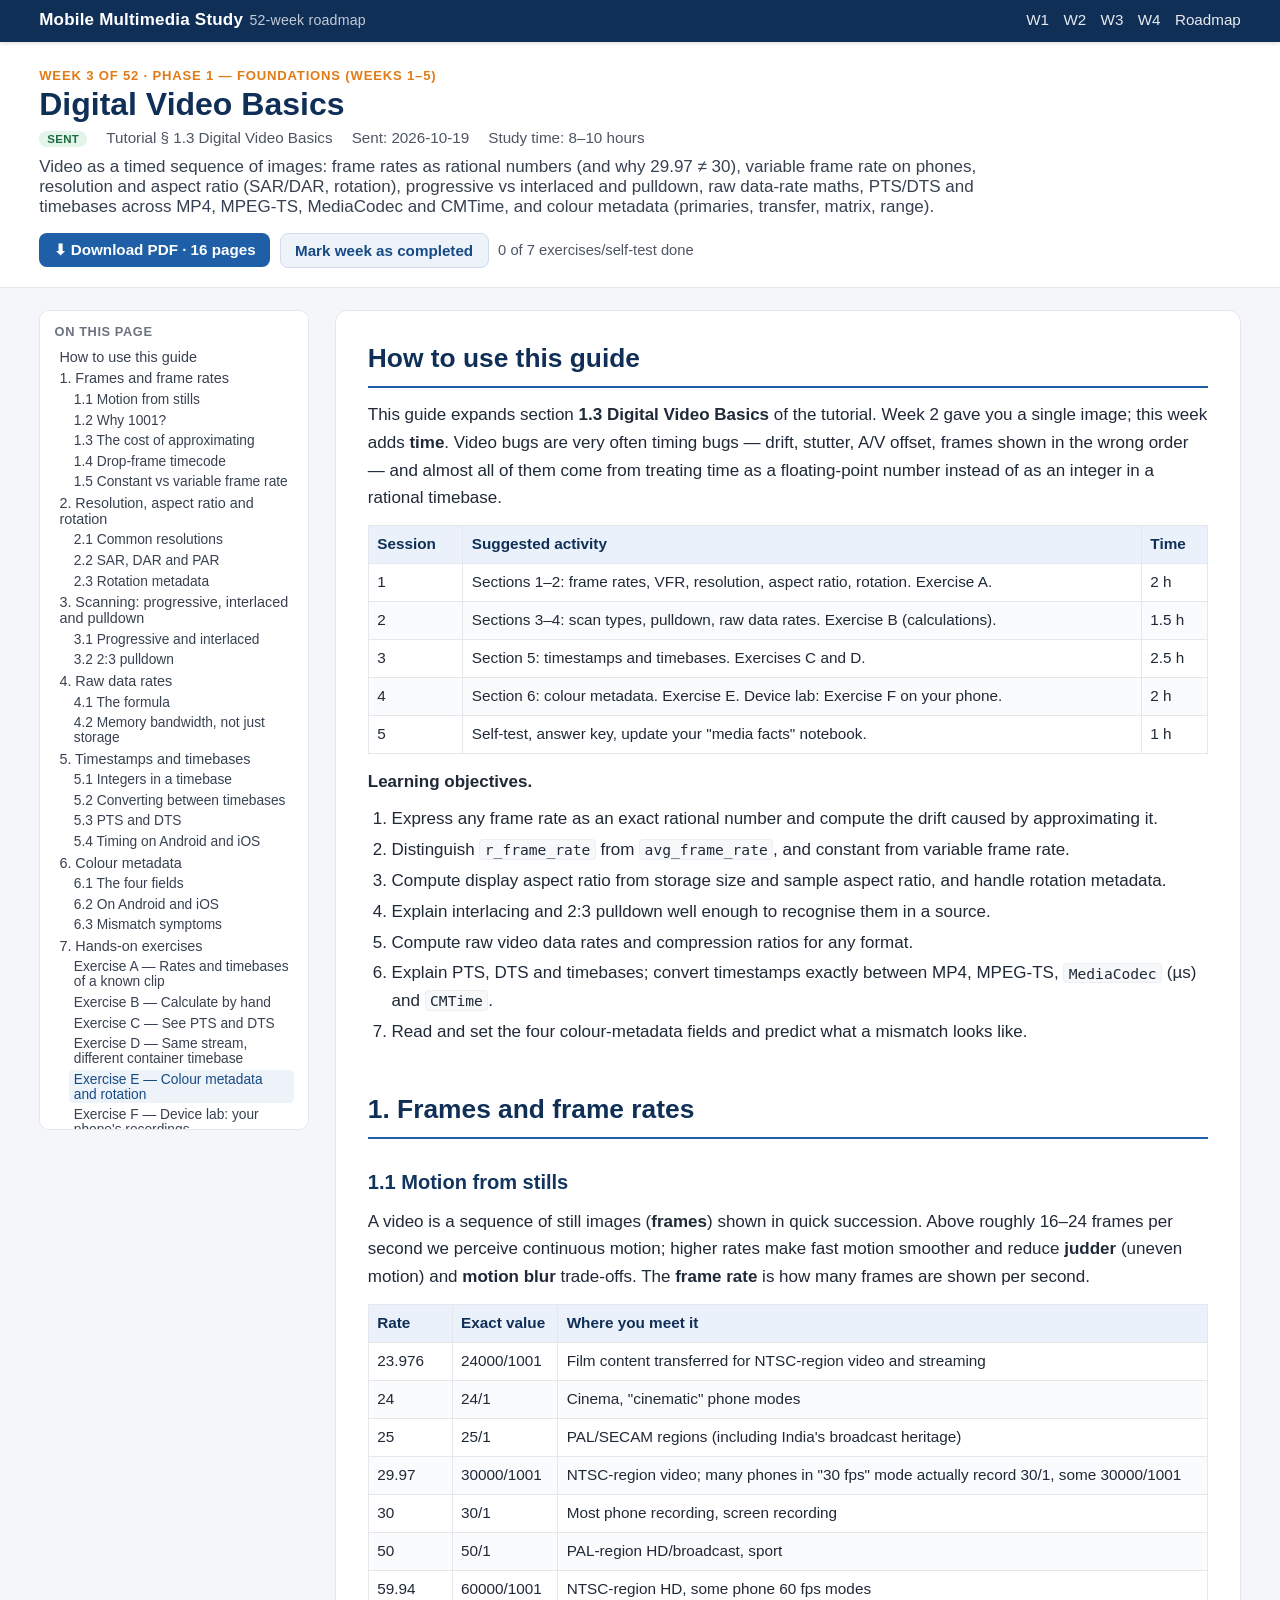
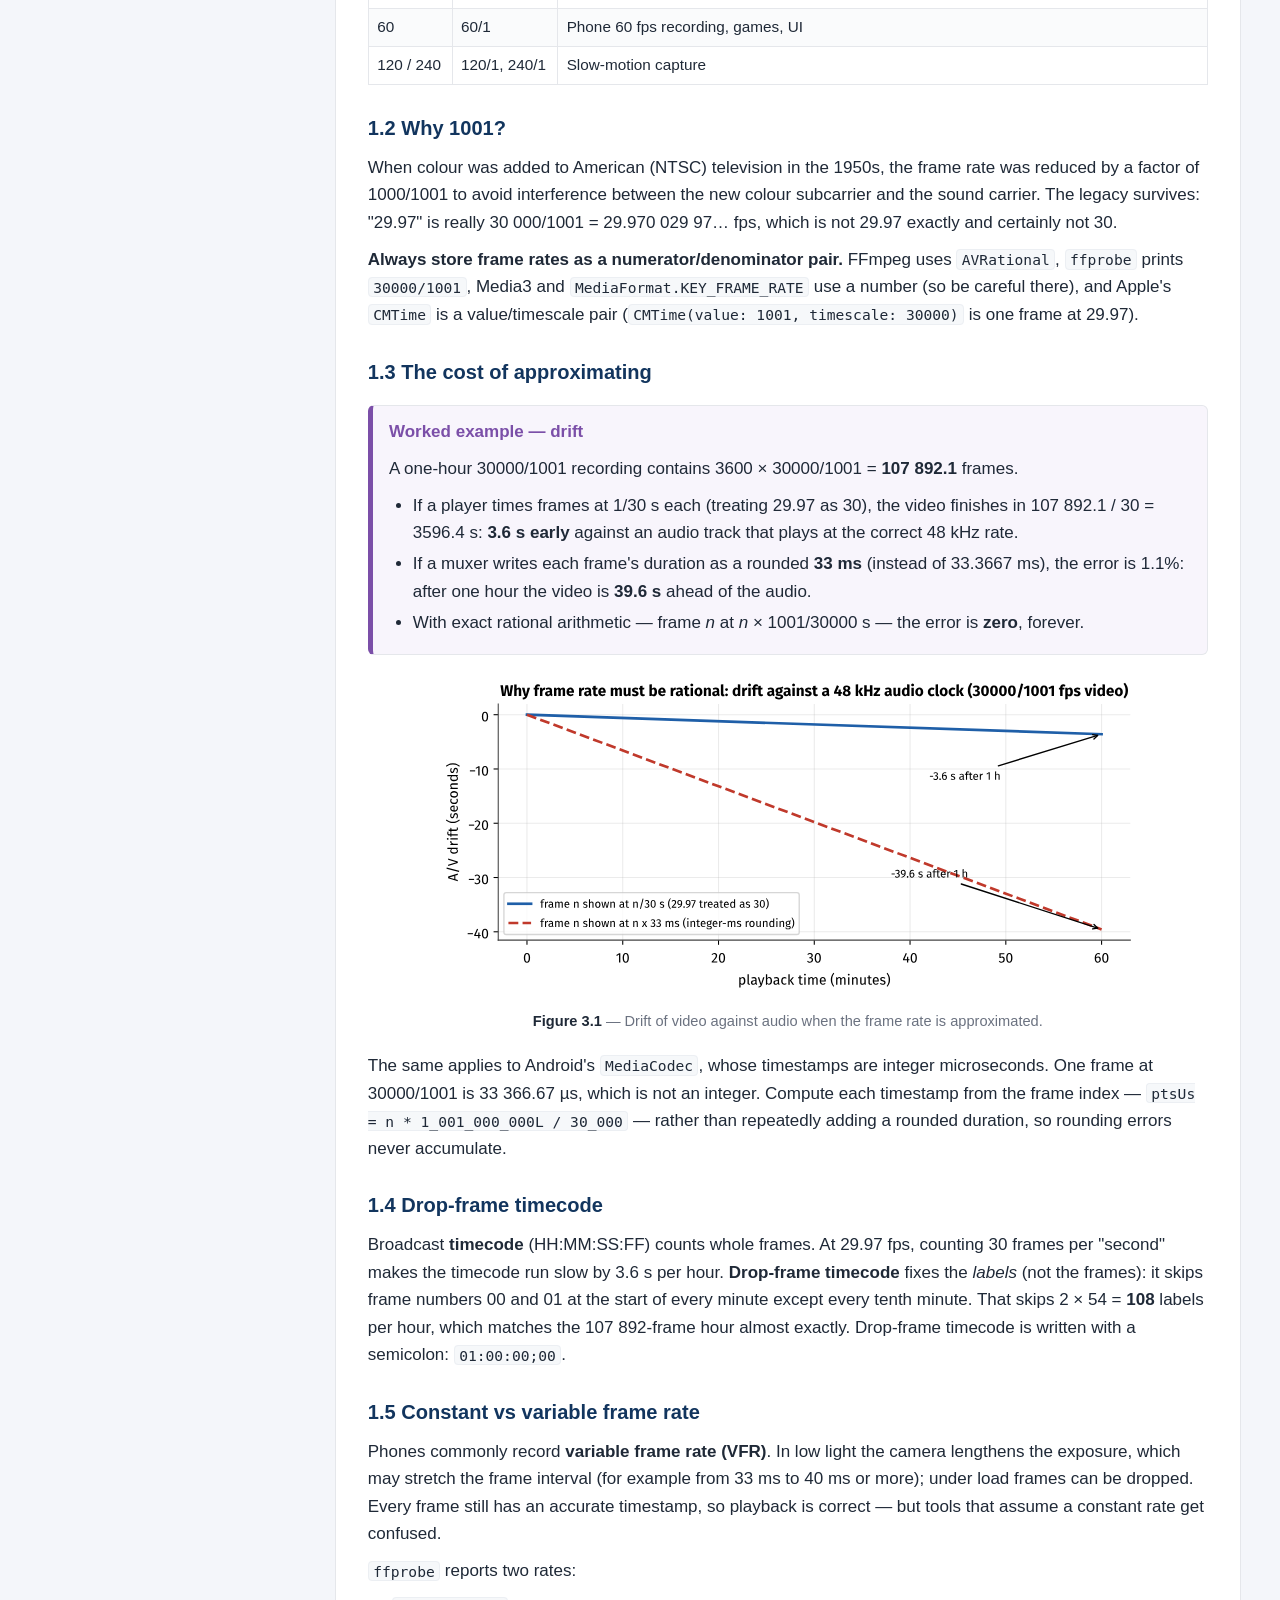
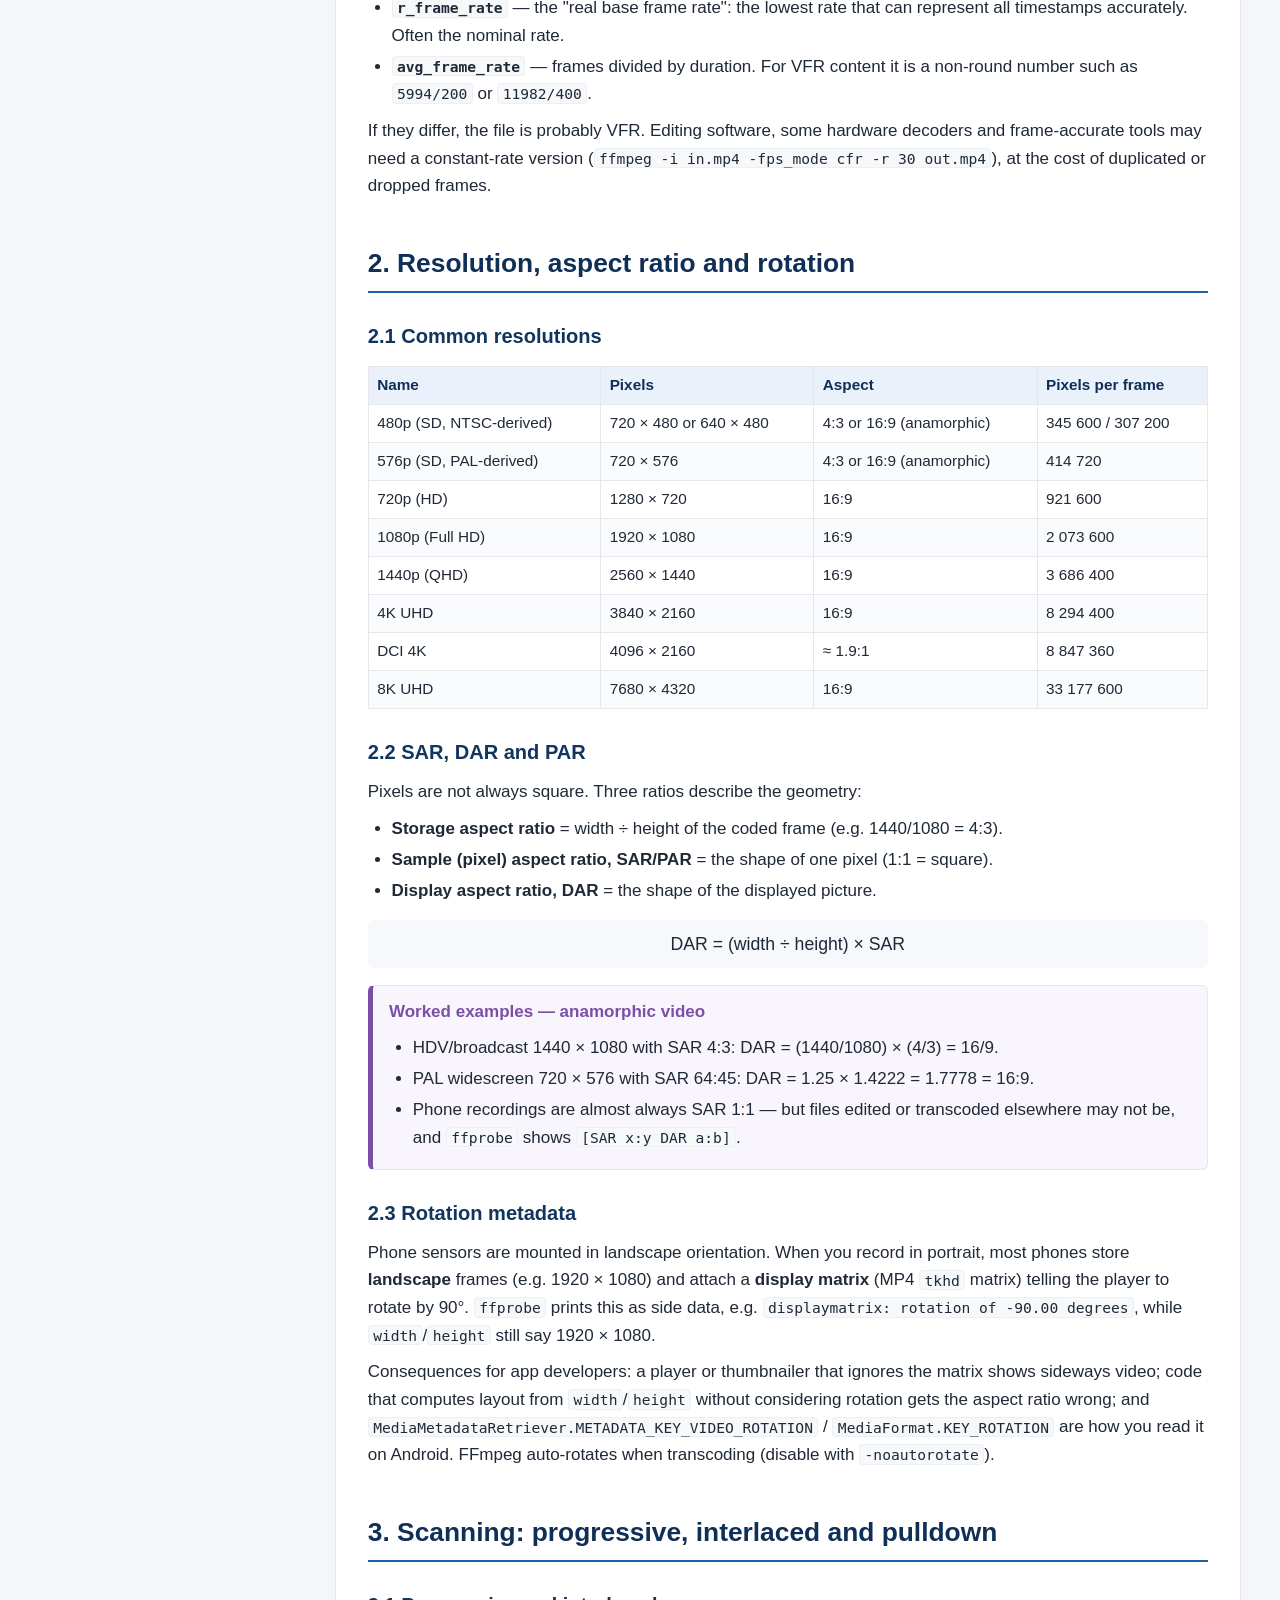
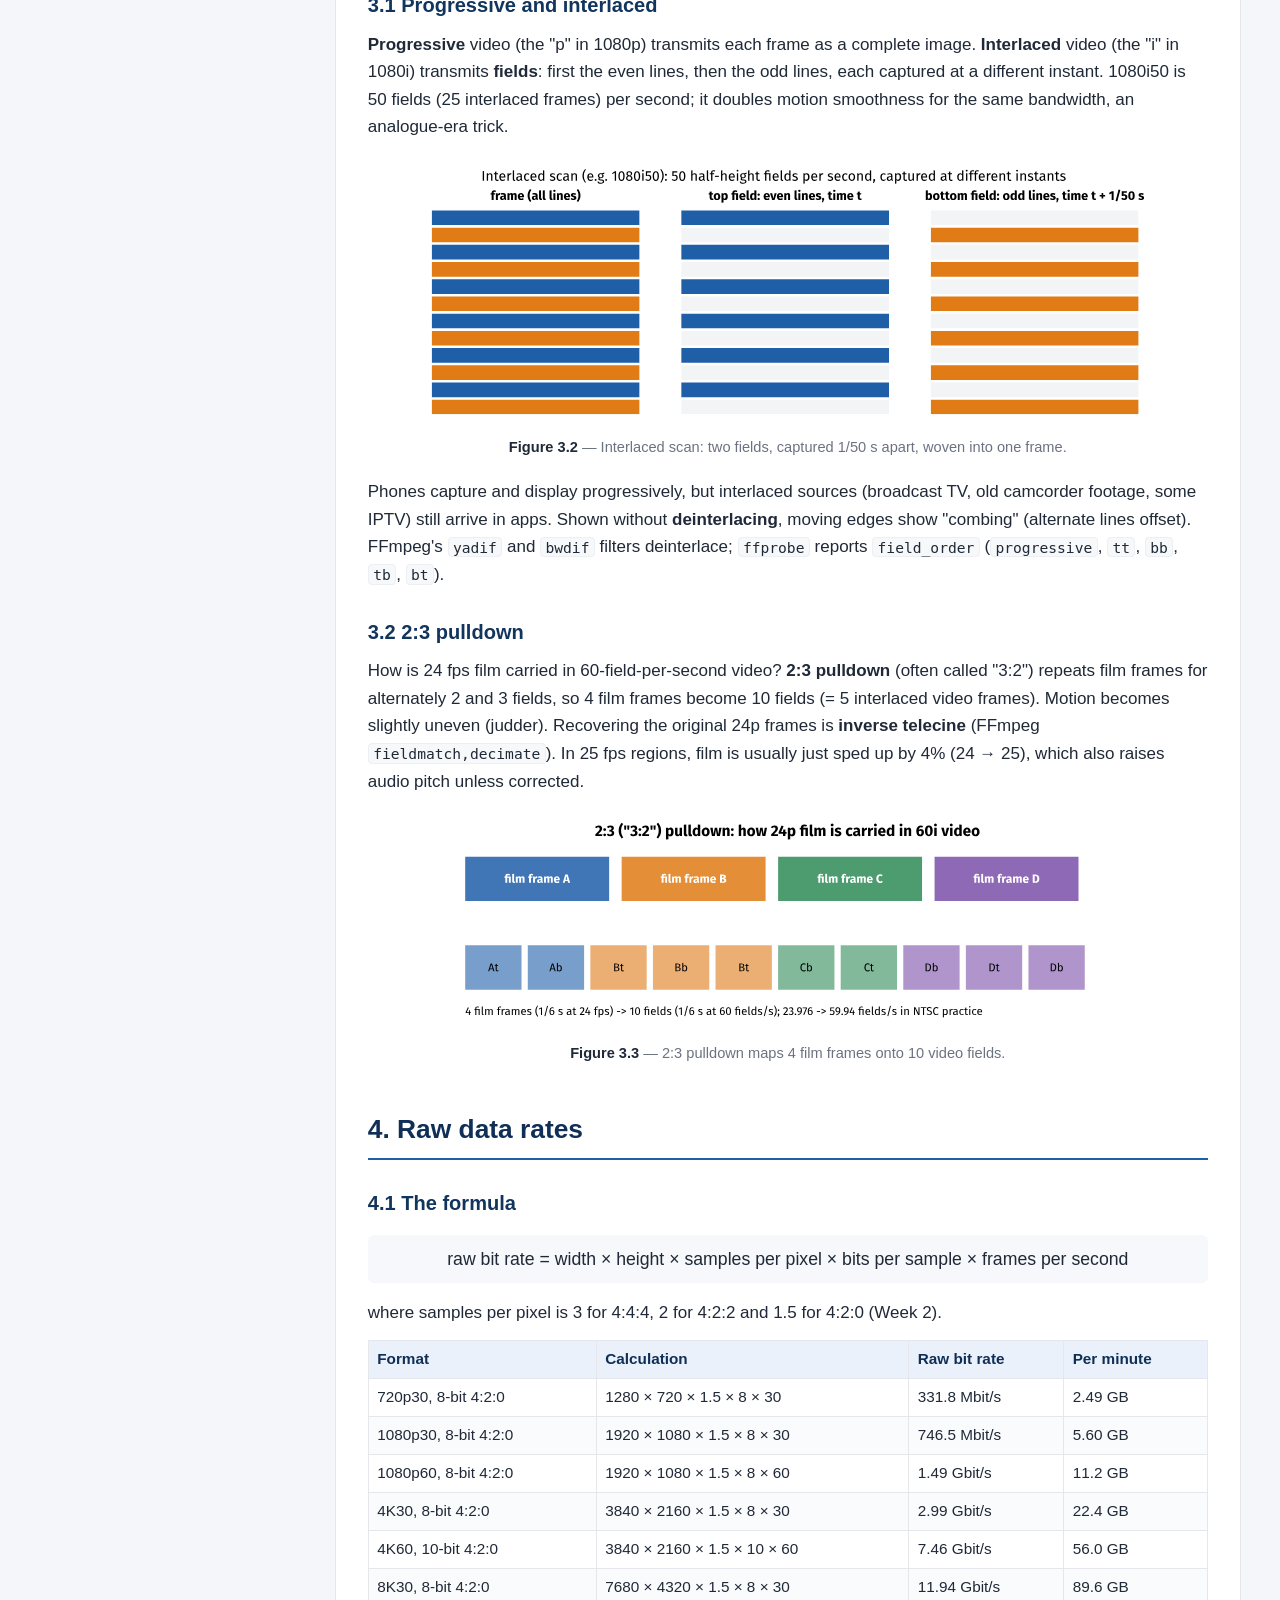
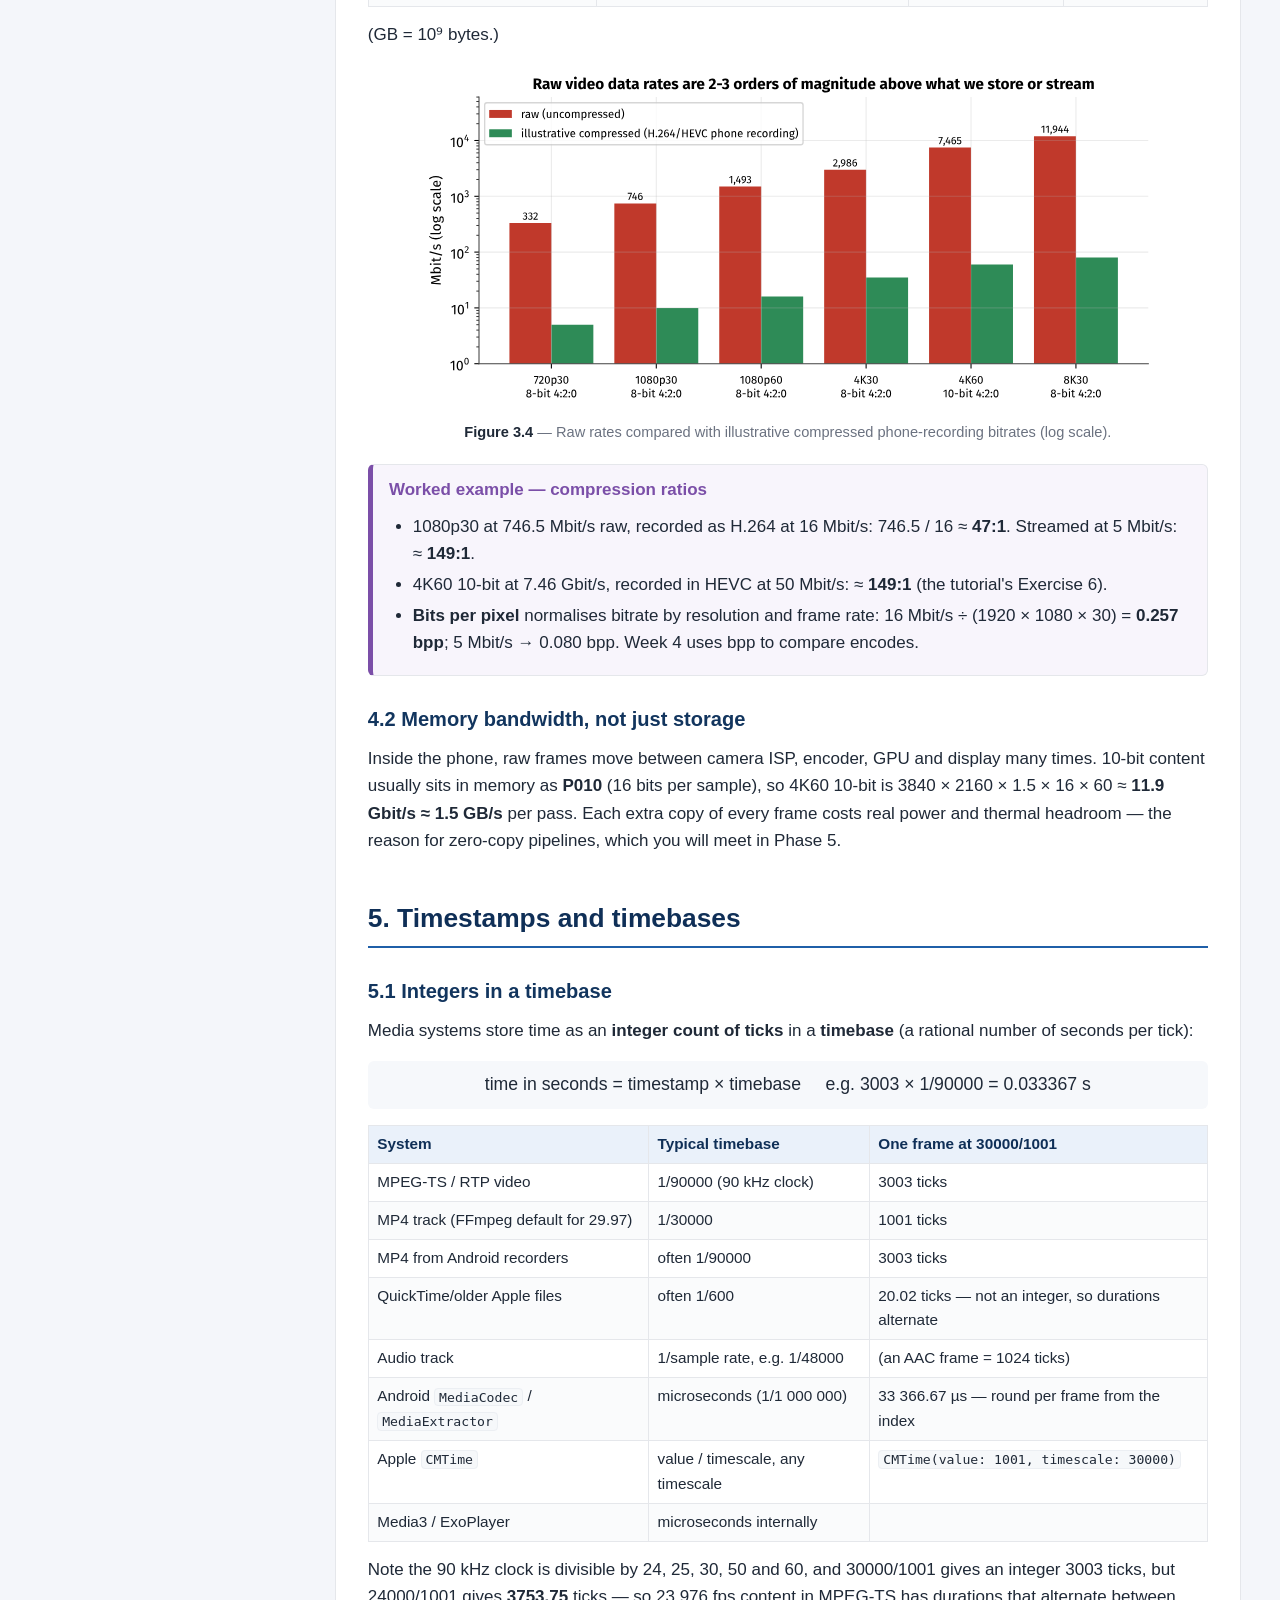
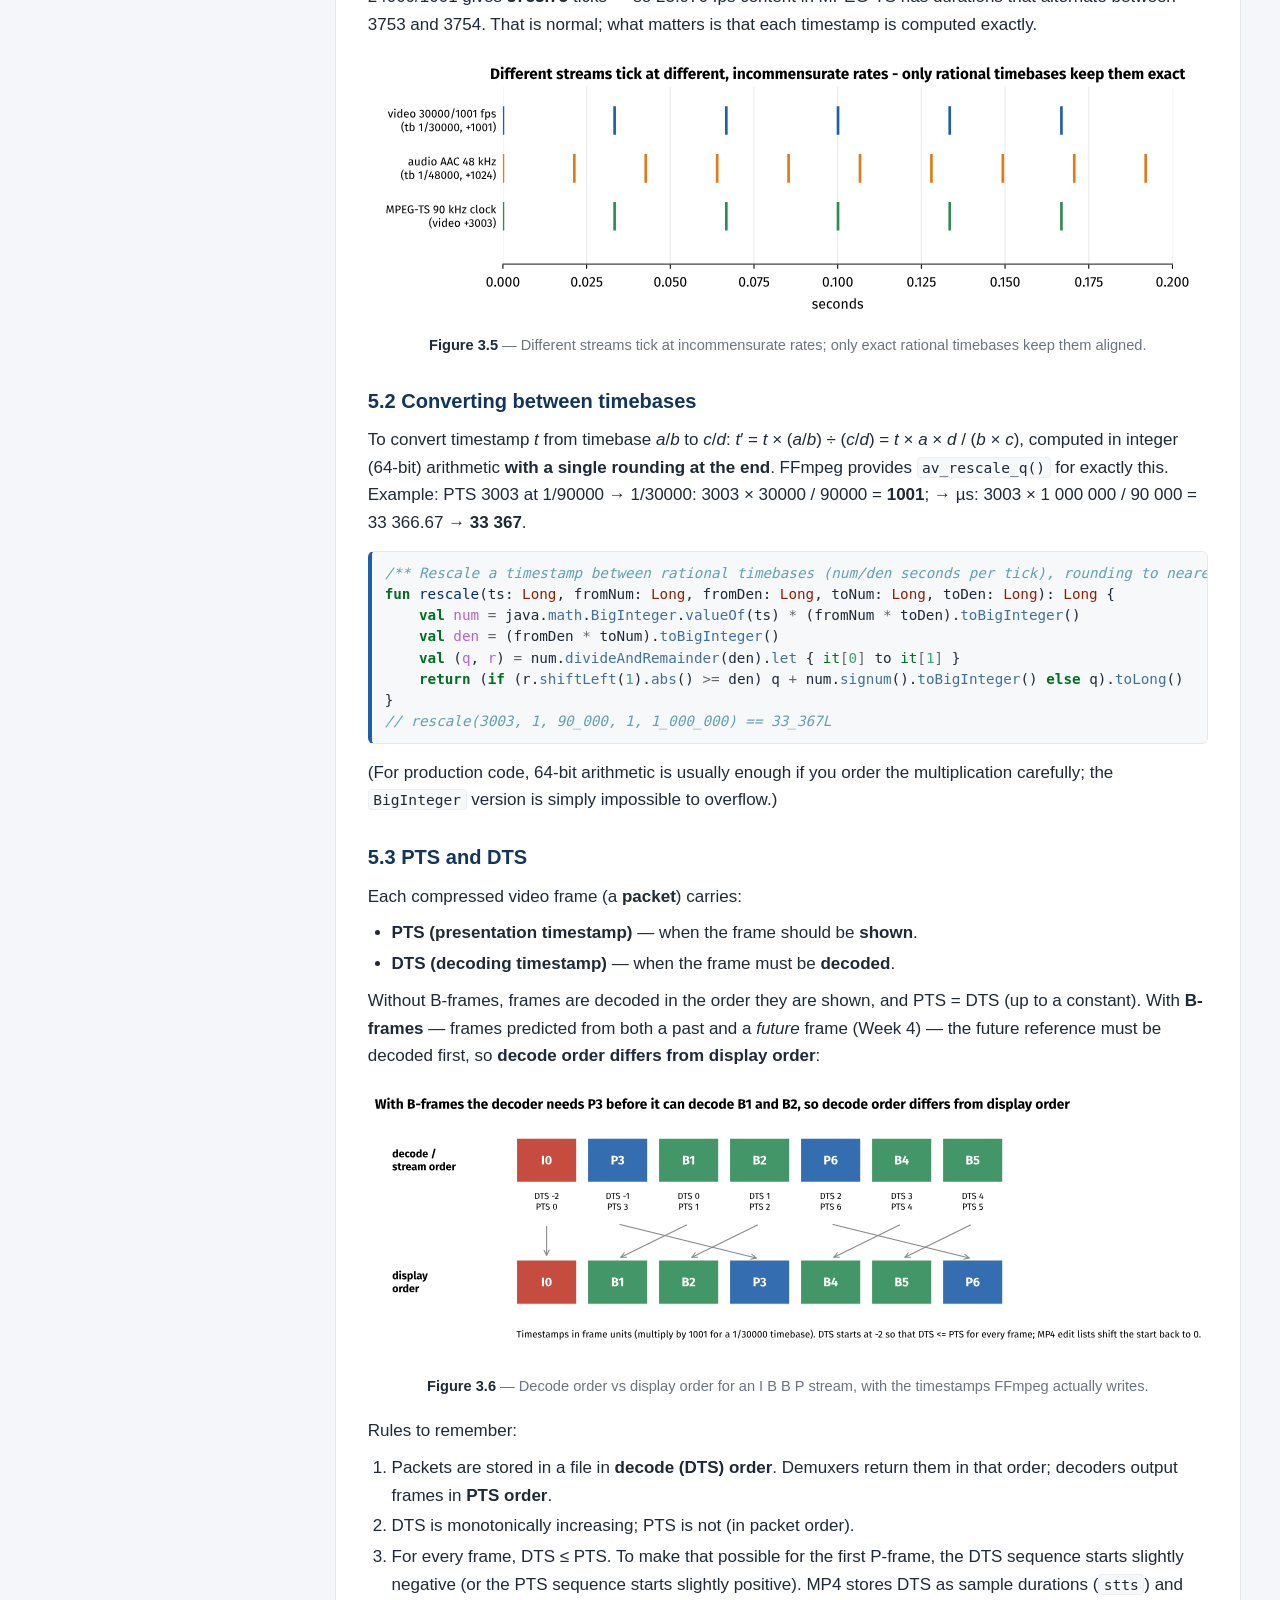
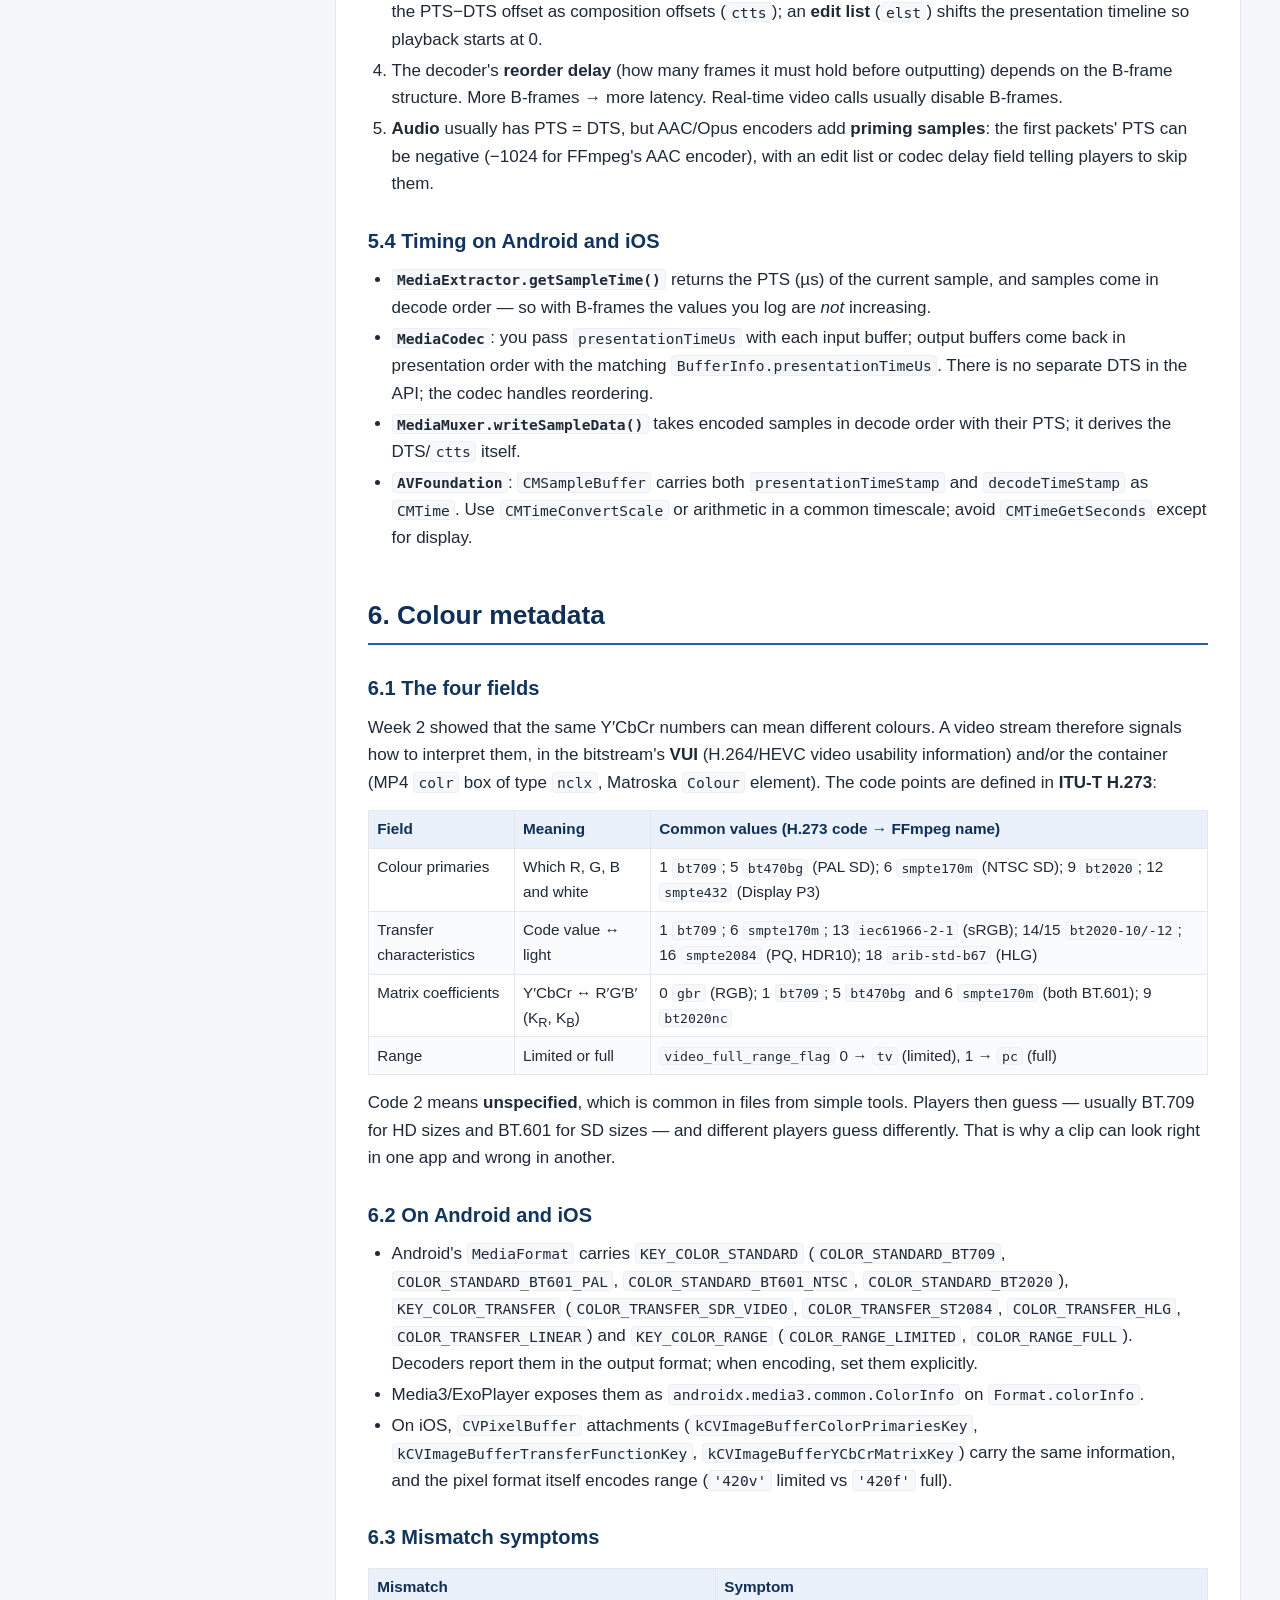
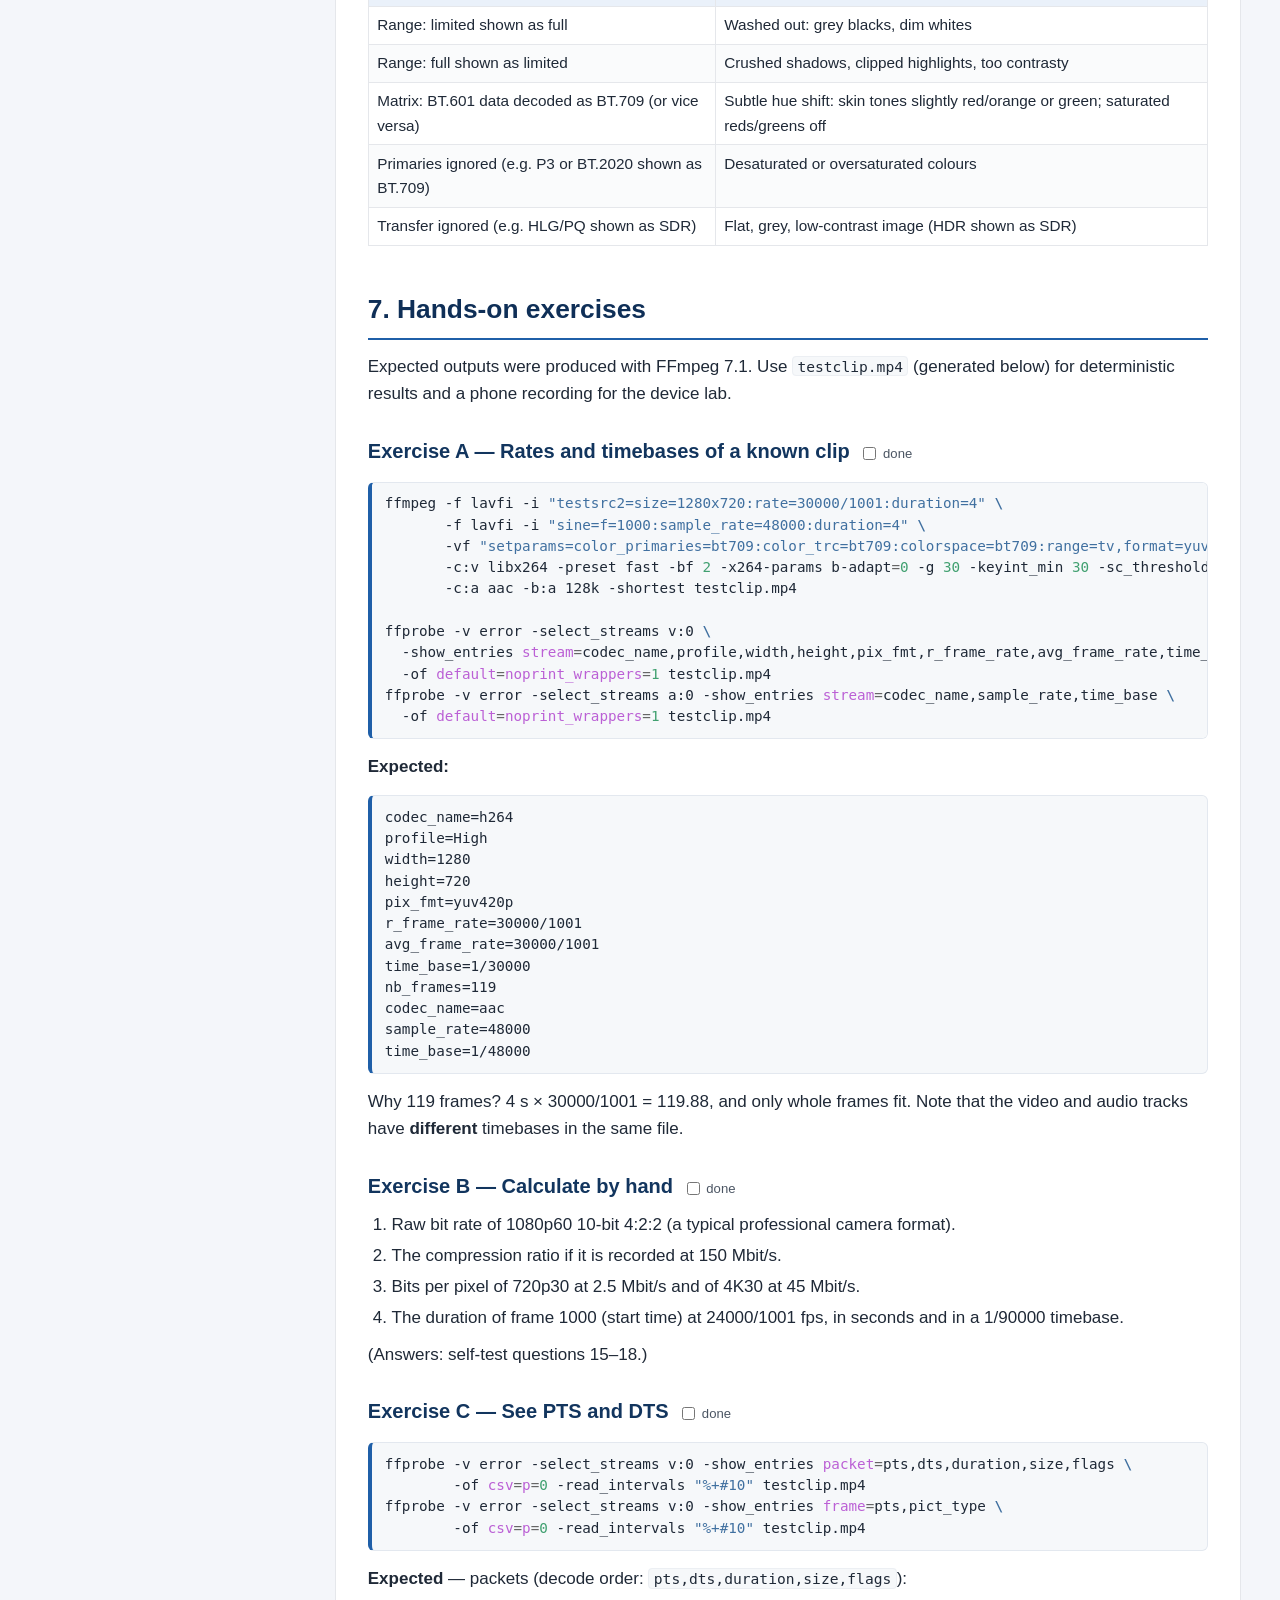
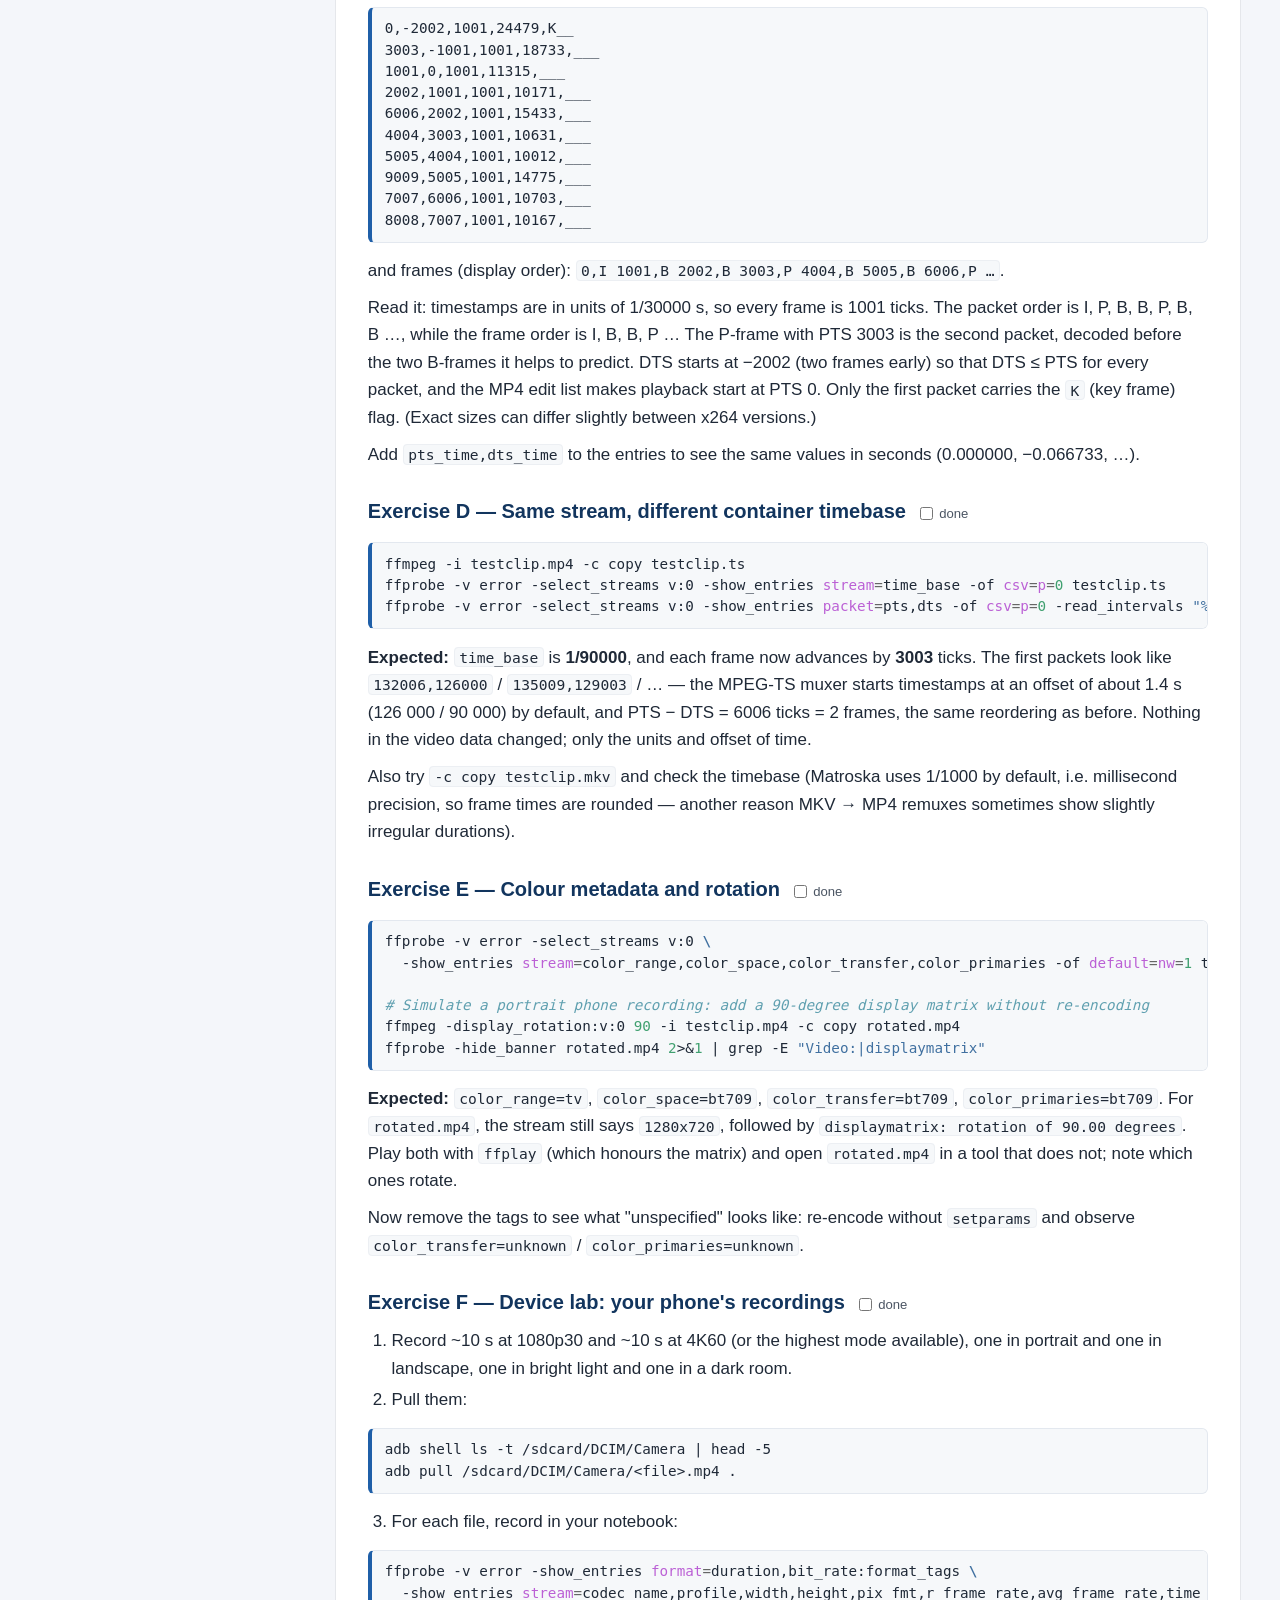
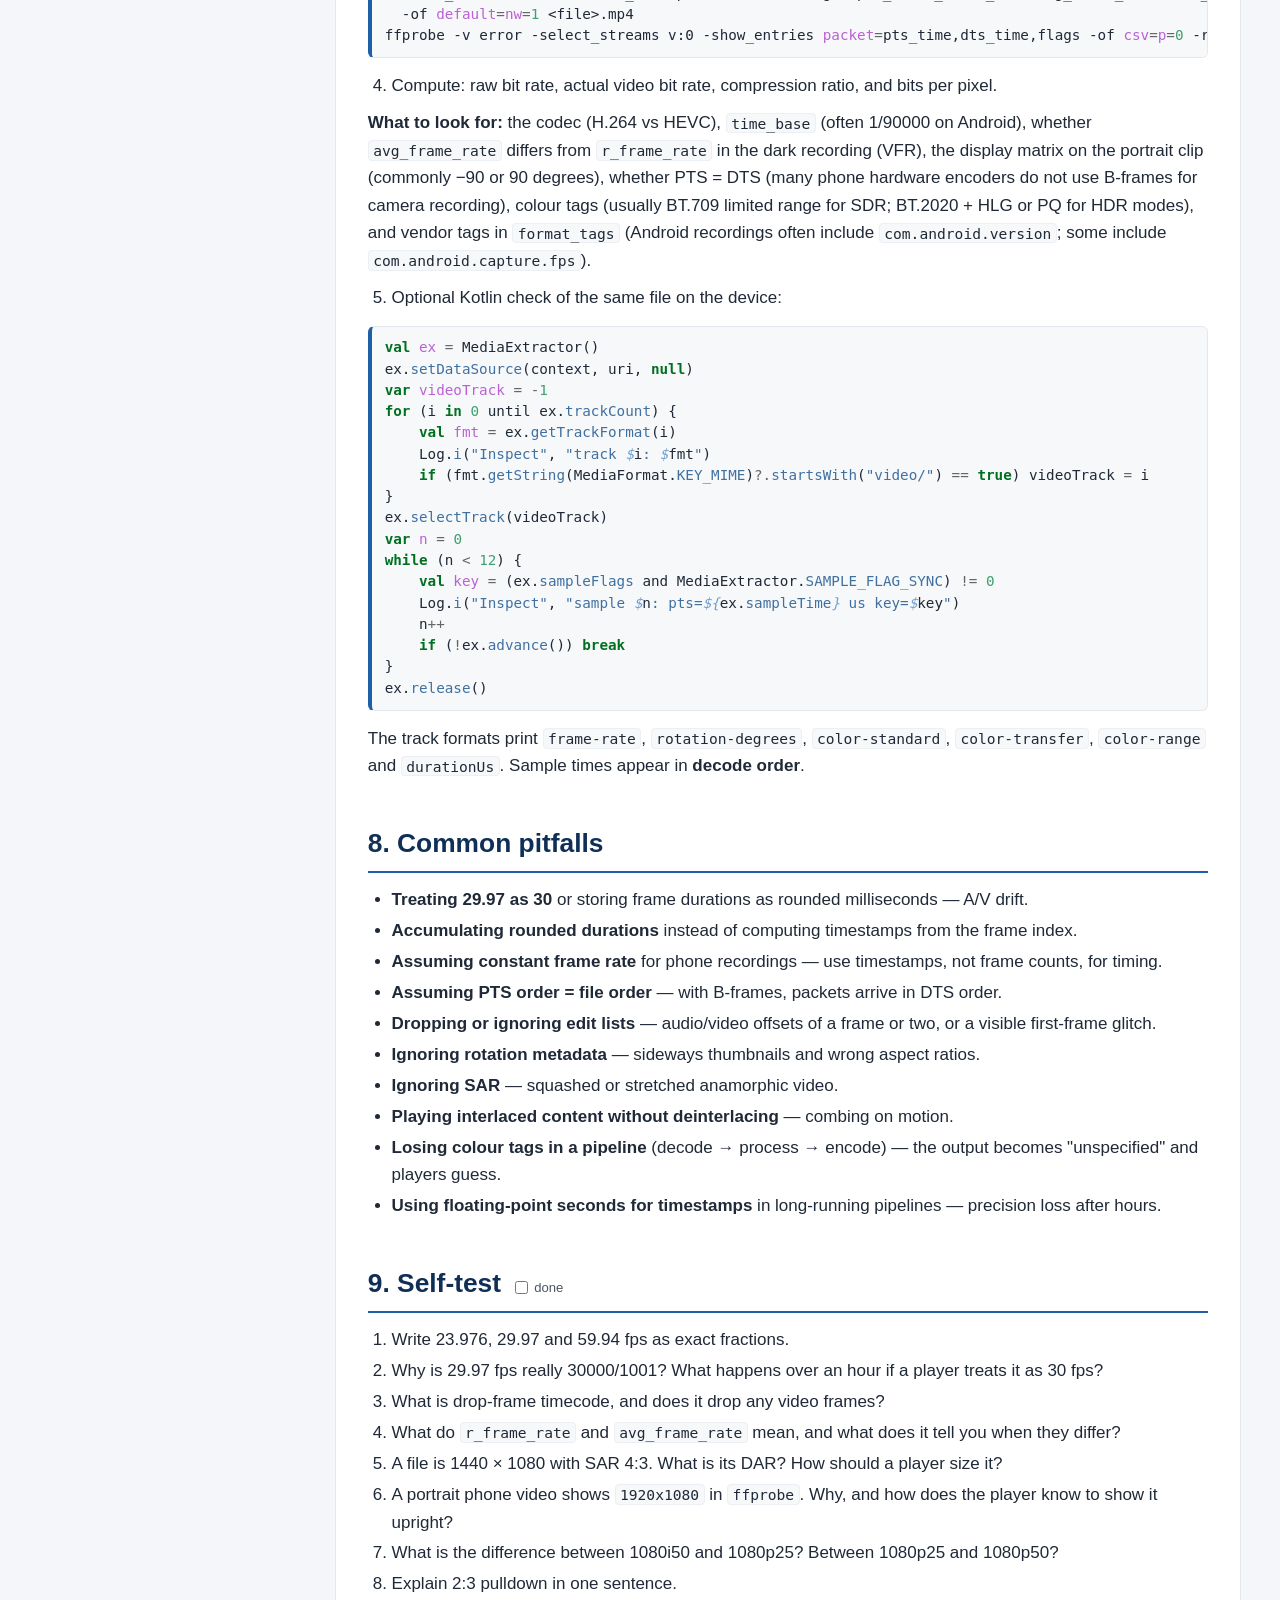
<file: weeks/week-03.html>
<!doctype html><html lang="en-IN"><head><meta charset="utf-8">
<meta name="viewport" content="width=device-width, initial-scale=1">
<title>Week 3: Digital Video Basics — Mobile Multimedia Study</title>
<link rel="stylesheet" href="../assets/pygments.css"><link rel="stylesheet" href="../assets/content.css">
<link rel="stylesheet" href="../assets/site.css">
<script defer src="../assets/app.js"></script></head><body><div class="topbar"><div class="inner">
<a class="brand" href="../index.html">Mobile Multimedia Study<small>52-week roadmap</small></a>
<nav><a href="week-01.html">W1</a><a href="week-02.html">W2</a><a href="week-03.html">W3</a><a href="week-04.html">W4</a><a href="../index.html">Roadmap</a></nav></div><div class="readbar"></div></div>
<section class="wk-hero"><div class="inner">
  <div class="kicker">Week 3 of 52 · Phase 1 — Foundations (weeks 1–5)</div>
  <h1>Digital Video Basics</h1>
  <div class="meta"><span><span class="badge b-sent">SENT</span></span><span>Tutorial § 1.3 Digital Video Basics</span>
    <span>Sent: 2026-10-19</span><span>Study time: 8–10 hours</span></div>
  <p class="summary">Video as a timed sequence of images: frame rates as rational numbers (and why 29.97 ≠ 30), variable frame rate on phones, resolution and aspect ratio (SAR/DAR, rotation), progressive vs interlaced and pulldown, raw data-rate maths, PTS/DTS and timebases across MP4, MPEG-TS, MediaCodec and CMTime, and colour metadata (primaries, transfer, matrix, range).</p>
  <div class="actions">
    <a class="btn" href="../pdf/Week03_Digital_Video_Basics.pdf" download>⬇ Download PDF · 16 pages</a>
    <button class="btn secondary" id="mark-done" type="button">Mark week as completed</button>
    <span id="items-progress" style="color:#4b5563;font-size:.92rem"></span>
  </div>
</div></section>
<div class="layout">
  <aside class="toc"><h4>On this page</h4><ol><li class="l2"><a href="#how-to-use-this-guide">How to use this guide</a></li><li class="l2"><a href="#1-frames-and-frame-rates">1. Frames and frame rates</a></li><li class="l3"><a href="#11-motion-from-stills">1.1 Motion from stills</a></li><li class="l3"><a href="#12-why-1001">1.2 Why 1001?</a></li><li class="l3"><a href="#13-the-cost-of-approximating">1.3 The cost of approximating</a></li><li class="l3"><a href="#14-drop-frame-timecode">1.4 Drop-frame timecode</a></li><li class="l3"><a href="#15-constant-vs-variable-frame-rate">1.5 Constant vs variable frame rate</a></li><li class="l2"><a href="#2-resolution-aspect-ratio-and-rotation">2. Resolution, aspect ratio and rotation</a></li><li class="l3"><a href="#21-common-resolutions">2.1 Common resolutions</a></li><li class="l3"><a href="#22-sar-dar-and-par">2.2 SAR, DAR and PAR</a></li><li class="l3"><a href="#23-rotation-metadata">2.3 Rotation metadata</a></li><li class="l2"><a href="#3-scanning-progressive-interlaced-and-pulldown">3. Scanning: progressive, interlaced and pulldown</a></li><li class="l3"><a href="#31-progressive-and-interlaced">3.1 Progressive and interlaced</a></li><li class="l3"><a href="#32-23-pulldown">3.2 2:3 pulldown</a></li><li class="l2"><a href="#4-raw-data-rates">4. Raw data rates</a></li><li class="l3"><a href="#41-the-formula">4.1 The formula</a></li><li class="l3"><a href="#42-memory-bandwidth-not-just-storage">4.2 Memory bandwidth, not just storage</a></li><li class="l2"><a href="#5-timestamps-and-timebases">5. Timestamps and timebases</a></li><li class="l3"><a href="#51-integers-in-a-timebase">5.1 Integers in a timebase</a></li><li class="l3"><a href="#52-converting-between-timebases">5.2 Converting between timebases</a></li><li class="l3"><a href="#53-pts-and-dts">5.3 PTS and DTS</a></li><li class="l3"><a href="#54-timing-on-android-and-ios">5.4 Timing on Android and iOS</a></li><li class="l2"><a href="#6-colour-metadata">6. Colour metadata</a></li><li class="l3"><a href="#61-the-four-fields">6.1 The four fields</a></li><li class="l3"><a href="#62-on-android-and-ios">6.2 On Android and iOS</a></li><li class="l3"><a href="#63-mismatch-symptoms">6.3 Mismatch symptoms</a></li><li class="l2"><a href="#7-hands-on-exercises">7. Hands-on exercises</a></li><li class="l3"><a href="#exercise-a-rates-and-timebases-of-a-known-clip">Exercise A — Rates and timebases of a known clip</a></li><li class="l3"><a href="#exercise-b-calculate-by-hand">Exercise B — Calculate by hand</a></li><li class="l3"><a href="#exercise-c-see-pts-and-dts">Exercise C — See PTS and DTS</a></li><li class="l3"><a href="#exercise-d-same-stream-different-container-timebase">Exercise D — Same stream, different container timebase</a></li><li class="l3"><a href="#exercise-e-colour-metadata-and-rotation">Exercise E — Colour metadata and rotation</a></li><li class="l3"><a href="#exercise-f-device-lab-your-phones-recordings">Exercise F — Device lab: your phone&#x27;s recordings</a></li><li class="l2"><a href="#8-common-pitfalls">8. Common pitfalls</a></li><li class="l2"><a href="#9-self-test">9. Self-test</a></li><li class="l2"><a href="#10-further-reading">10. Further reading</a></li><li class="l2"><a href="#answer-key">Answer key</a></li></ol></aside>
  <article class="content" data-week="3"><h2 id="how-to-use-this-guide">How to use this guide</h2>
<p>This guide expands section <strong>1.3 Digital Video Basics</strong> of the tutorial. Week 2 gave you a single image; this week adds <strong>time</strong>. Video bugs are very often timing bugs — drift, stutter, A/V offset, frames shown in the wrong order — and almost all of them come from treating time as a floating-point number instead of as an integer in a rational timebase.</p>
<table>
<thead>
<tr>
<th>Session</th>
<th>Suggested activity</th>
<th>Time</th>
</tr>
</thead>
<tbody>
<tr>
<td>1</td>
<td>Sections 1–2: frame rates, VFR, resolution, aspect ratio, rotation. Exercise A.</td>
<td>2 h</td>
</tr>
<tr>
<td>2</td>
<td>Sections 3–4: scan types, pulldown, raw data rates. Exercise B (calculations).</td>
<td>1.5 h</td>
</tr>
<tr>
<td>3</td>
<td>Section 5: timestamps and timebases. Exercises C and D.</td>
<td>2.5 h</td>
</tr>
<tr>
<td>4</td>
<td>Section 6: colour metadata. Exercise E. Device lab: Exercise F on your phone.</td>
<td>2 h</td>
</tr>
<tr>
<td>5</td>
<td>Self-test, answer key, update your "media facts" notebook.</td>
<td>1 h</td>
</tr>
</tbody>
</table>
<p><strong>Learning objectives.</strong></p>
<ol>
<li>Express any frame rate as an exact rational number and compute the drift caused by approximating it.</li>
<li>Distinguish <code>r_frame_rate</code> from <code>avg_frame_rate</code>, and constant from variable frame rate.</li>
<li>Compute display aspect ratio from storage size and sample aspect ratio, and handle rotation metadata.</li>
<li>Explain interlacing and 2:3 pulldown well enough to recognise them in a source.</li>
<li>Compute raw video data rates and compression ratios for any format.</li>
<li>Explain PTS, DTS and timebases; convert timestamps exactly between MP4, MPEG-TS, <code>MediaCodec</code> (µs) and <code>CMTime</code>.</li>
<li>Read and set the four colour-metadata fields and predict what a mismatch looks like.</li>
</ol>
<h2 id="1-frames-and-frame-rates">1. Frames and frame rates</h2>
<h3 id="11-motion-from-stills">1.1 Motion from stills</h3>
<p>A video is a sequence of still images (<strong>frames</strong>) shown in quick succession. Above roughly 16–24 frames per second we perceive continuous motion; higher rates make fast motion smoother and reduce <strong>judder</strong> (uneven motion) and <strong>motion blur</strong> trade-offs. The <strong>frame rate</strong> is how many frames are shown per second.</p>
<table>
<thead>
<tr>
<th>Rate</th>
<th>Exact value</th>
<th>Where you meet it</th>
</tr>
</thead>
<tbody>
<tr>
<td>23.976</td>
<td>24000/1001</td>
<td>Film content transferred for NTSC-region video and streaming</td>
</tr>
<tr>
<td>24</td>
<td>24/1</td>
<td>Cinema, "cinematic" phone modes</td>
</tr>
<tr>
<td>25</td>
<td>25/1</td>
<td>PAL/SECAM regions (including India's broadcast heritage)</td>
</tr>
<tr>
<td>29.97</td>
<td>30000/1001</td>
<td>NTSC-region video; many phones in "30 fps" mode actually record 30/1, some 30000/1001</td>
</tr>
<tr>
<td>30</td>
<td>30/1</td>
<td>Most phone recording, screen recording</td>
</tr>
<tr>
<td>50</td>
<td>50/1</td>
<td>PAL-region HD/broadcast, sport</td>
</tr>
<tr>
<td>59.94</td>
<td>60000/1001</td>
<td>NTSC-region HD, some phone 60 fps modes</td>
</tr>
<tr>
<td>60</td>
<td>60/1</td>
<td>Phone 60 fps recording, games, UI</td>
</tr>
<tr>
<td>120 / 240</td>
<td>120/1, 240/1</td>
<td>Slow-motion capture</td>
</tr>
</tbody>
</table>
<h3 id="12-why-1001">1.2 Why 1001?</h3>
<p>When colour was added to American (NTSC) television in the 1950s, the frame rate was reduced by a factor of 1000/1001 to avoid interference between the new colour subcarrier and the sound carrier. The legacy survives: "29.97" is really 30 000/1001 = 29.970 029 97… fps, which is not 29.97 exactly and certainly not 30.</p>
<p><strong>Always store frame rates as a numerator/denominator pair.</strong> FFmpeg uses <code>AVRational</code>, <code>ffprobe</code> prints <code>30000/1001</code>, Media3 and <code>MediaFormat.KEY_FRAME_RATE</code> use a number (so be careful there), and Apple's <code>CMTime</code> is a value/timescale pair (<code>CMTime(value: 1001, timescale: 30000)</code> is one frame at 29.97).</p>
<h3 id="13-the-cost-of-approximating">1.3 The cost of approximating</h3>
<div class="admonition example">
<p class="admonition-title">Worked example — drift</p>
<p>A one-hour 30000/1001 recording contains 3600 × 30000/1001 = <strong>107 892.1</strong> frames.</p>
<ul>
<li>If a player times frames at 1/30 s each (treating 29.97 as 30), the video finishes in 107 892.1 / 30 = 3596.4 s: <strong>3.6 s early</strong> against an audio track that plays at the correct 48 kHz rate.</li>
<li>If a muxer writes each frame's duration as a rounded <strong>33 ms</strong> (instead of 33.3667 ms), the error is 1.1%: after one hour the video is <strong>39.6 s</strong> ahead of the audio.</li>
<li>With exact rational arithmetic — frame <em>n</em> at <em>n</em> × 1001/30000 s — the error is <strong>zero</strong>, forever.</li>
</ul>
</div>
<figure id="fig-3-1"><img src="../figures/w03_drift.svg" alt="Drift of video against audio when the frame rate is approximated." loading="lazy"><figcaption><b>Figure 3.1</b> — Drift of video against audio when the frame rate is approximated.</figcaption></figure>
<p>The same applies to Android's <code>MediaCodec</code>, whose timestamps are integer microseconds. One frame at 30000/1001 is 33 366.67 µs, which is not an integer. Compute each timestamp from the frame index — <code>ptsUs = n * 1_001_000_000L / 30_000</code> — rather than repeatedly adding a rounded duration, so rounding errors never accumulate.</p>
<h3 id="14-drop-frame-timecode">1.4 Drop-frame timecode</h3>
<p>Broadcast <strong>timecode</strong> (HH:MM:SS:FF) counts whole frames. At 29.97 fps, counting 30 frames per "second" makes the timecode run slow by 3.6 s per hour. <strong>Drop-frame timecode</strong> fixes the <em>labels</em> (not the frames): it skips frame numbers 00 and 01 at the start of every minute except every tenth minute. That skips 2 × 54 = <strong>108</strong> labels per hour, which matches the 107 892-frame hour almost exactly. Drop-frame timecode is written with a semicolon: <code>01:00:00;00</code>.</p>
<h3 id="15-constant-vs-variable-frame-rate">1.5 Constant vs variable frame rate</h3>
<p>Phones commonly record <strong>variable frame rate (VFR)</strong>. In low light the camera lengthens the exposure, which may stretch the frame interval (for example from 33 ms to 40 ms or more); under load frames can be dropped. Every frame still has an accurate timestamp, so playback is correct — but tools that assume a constant rate get confused.</p>
<p><code>ffprobe</code> reports two rates:</p>
<ul>
<li><strong><code>r_frame_rate</code></strong> — the "real base frame rate": the lowest rate that can represent all timestamps accurately. Often the nominal rate.</li>
<li><strong><code>avg_frame_rate</code></strong> — frames divided by duration. For VFR content it is a non-round number such as <code>5994/200</code> or <code>11982/400</code>.</li>
</ul>
<p>If they differ, the file is probably VFR. Editing software, some hardware decoders and frame-accurate tools may need a constant-rate version (<code>ffmpeg -i in.mp4 -fps_mode cfr -r 30 out.mp4</code>), at the cost of duplicated or dropped frames.</p>
<h2 id="2-resolution-aspect-ratio-and-rotation">2. Resolution, aspect ratio and rotation</h2>
<h3 id="21-common-resolutions">2.1 Common resolutions</h3>
<table>
<thead>
<tr>
<th>Name</th>
<th>Pixels</th>
<th>Aspect</th>
<th>Pixels per frame</th>
</tr>
</thead>
<tbody>
<tr>
<td>480p (SD, NTSC-derived)</td>
<td>720 × 480 or 640 × 480</td>
<td>4:3 or 16:9 (anamorphic)</td>
<td>345 600 / 307 200</td>
</tr>
<tr>
<td>576p (SD, PAL-derived)</td>
<td>720 × 576</td>
<td>4:3 or 16:9 (anamorphic)</td>
<td>414 720</td>
</tr>
<tr>
<td>720p (HD)</td>
<td>1280 × 720</td>
<td>16:9</td>
<td>921 600</td>
</tr>
<tr>
<td>1080p (Full HD)</td>
<td>1920 × 1080</td>
<td>16:9</td>
<td>2 073 600</td>
</tr>
<tr>
<td>1440p (QHD)</td>
<td>2560 × 1440</td>
<td>16:9</td>
<td>3 686 400</td>
</tr>
<tr>
<td>4K UHD</td>
<td>3840 × 2160</td>
<td>16:9</td>
<td>8 294 400</td>
</tr>
<tr>
<td>DCI 4K</td>
<td>4096 × 2160</td>
<td>≈ 1.9:1</td>
<td>8 847 360</td>
</tr>
<tr>
<td>8K UHD</td>
<td>7680 × 4320</td>
<td>16:9</td>
<td>33 177 600</td>
</tr>
</tbody>
</table>
<h3 id="22-sar-dar-and-par">2.2 SAR, DAR and PAR</h3>
<p>Pixels are not always square. Three ratios describe the geometry:</p>
<ul>
<li><strong>Storage aspect ratio</strong> = width ÷ height of the coded frame (e.g. 1440/1080 = 4:3).</li>
<li><strong>Sample (pixel) aspect ratio, SAR/PAR</strong> = the shape of one pixel (1:1 = square).</li>
<li><strong>Display aspect ratio, DAR</strong> = the shape of the displayed picture.</li>
</ul>
<p class="eq">DAR = (width ÷ height) × SAR</p>

<div class="admonition example">
<p class="admonition-title">Worked examples — anamorphic video</p>
<ul>
<li>HDV/broadcast 1440 × 1080 with SAR 4:3: DAR = (1440/1080) × (4/3) = 16/9.</li>
<li>PAL widescreen 720 × 576 with SAR 64:45: DAR = 1.25 × 1.4222 = 1.7778 = 16:9.</li>
<li>Phone recordings are almost always SAR 1:1 — but files edited or transcoded elsewhere may not be, and <code>ffprobe</code> shows <code>[SAR x:y DAR a:b]</code>.</li>
</ul>
</div>
<h3 id="23-rotation-metadata">2.3 Rotation metadata</h3>
<p>Phone sensors are mounted in landscape orientation. When you record in portrait, most phones store <strong>landscape</strong> frames (e.g. 1920 × 1080) and attach a <strong>display matrix</strong> (MP4 <code>tkhd</code> matrix) telling the player to rotate by 90°. <code>ffprobe</code> prints this as side data, e.g. <code>displaymatrix: rotation of -90.00 degrees</code>, while <code>width</code>/<code>height</code> still say 1920 × 1080.</p>
<p>Consequences for app developers: a player or thumbnailer that ignores the matrix shows sideways video; code that computes layout from <code>width</code>/<code>height</code> without considering rotation gets the aspect ratio wrong; and <code>MediaMetadataRetriever.METADATA_KEY_VIDEO_ROTATION</code> / <code>MediaFormat.KEY_ROTATION</code> are how you read it on Android. FFmpeg auto-rotates when transcoding (disable with <code>-noautorotate</code>).</p>
<h2 id="3-scanning-progressive-interlaced-and-pulldown">3. Scanning: progressive, interlaced and pulldown</h2>
<h3 id="31-progressive-and-interlaced">3.1 Progressive and interlaced</h3>
<p><strong>Progressive</strong> video (the "p" in 1080p) transmits each frame as a complete image. <strong>Interlaced</strong> video (the "i" in 1080i) transmits <strong>fields</strong>: first the even lines, then the odd lines, each captured at a different instant. 1080i50 is 50 fields (25 interlaced frames) per second; it doubles motion smoothness for the same bandwidth, an analogue-era trick.</p>
<figure id="fig-3-2"><img src="../figures/w03_interlace.svg" alt="Interlaced scan: two fields, captured 1/50 s apart, woven into one frame." loading="lazy"><figcaption><b>Figure 3.2</b> — Interlaced scan: two fields, captured 1/50 s apart, woven into one frame.</figcaption></figure>
<p>Phones capture and display progressively, but interlaced sources (broadcast TV, old camcorder footage, some IPTV) still arrive in apps. Shown without <strong>deinterlacing</strong>, moving edges show "combing" (alternate lines offset). FFmpeg's <code>yadif</code> and <code>bwdif</code> filters deinterlace; <code>ffprobe</code> reports <code>field_order</code> (<code>progressive</code>, <code>tt</code>, <code>bb</code>, <code>tb</code>, <code>bt</code>).</p>
<h3 id="32-23-pulldown">3.2 2:3 pulldown</h3>
<p>How is 24 fps film carried in 60-field-per-second video? <strong>2:3 pulldown</strong> (often called "3:2") repeats film frames for alternately 2 and 3 fields, so 4 film frames become 10 fields (= 5 interlaced video frames). Motion becomes slightly uneven (judder). Recovering the original 24p frames is <strong>inverse telecine</strong> (FFmpeg <code>fieldmatch,decimate</code>). In 25 fps regions, film is usually just sped up by 4% (24 → 25), which also raises audio pitch unless corrected.</p>
<figure id="fig-3-3"><img src="../figures/w03_pulldown.svg" alt="2:3 pulldown maps 4 film frames onto 10 video fields." loading="lazy"><figcaption><b>Figure 3.3</b> — 2:3 pulldown maps 4 film frames onto 10 video fields.</figcaption></figure>
<h2 id="4-raw-data-rates">4. Raw data rates</h2>
<h3 id="41-the-formula">4.1 The formula</h3>
<p class="eq">raw bit rate = width × height × samples per pixel × bits per sample × frames per second</p>

<p>where samples per pixel is 3 for 4:4:4, 2 for 4:2:2 and 1.5 for 4:2:0 (Week 2).</p>
<table>
<thead>
<tr>
<th>Format</th>
<th>Calculation</th>
<th>Raw bit rate</th>
<th>Per minute</th>
</tr>
</thead>
<tbody>
<tr>
<td>720p30, 8-bit 4:2:0</td>
<td>1280 × 720 × 1.5 × 8 × 30</td>
<td>331.8 Mbit/s</td>
<td>2.49 GB</td>
</tr>
<tr>
<td>1080p30, 8-bit 4:2:0</td>
<td>1920 × 1080 × 1.5 × 8 × 30</td>
<td>746.5 Mbit/s</td>
<td>5.60 GB</td>
</tr>
<tr>
<td>1080p60, 8-bit 4:2:0</td>
<td>1920 × 1080 × 1.5 × 8 × 60</td>
<td>1.49 Gbit/s</td>
<td>11.2 GB</td>
</tr>
<tr>
<td>4K30, 8-bit 4:2:0</td>
<td>3840 × 2160 × 1.5 × 8 × 30</td>
<td>2.99 Gbit/s</td>
<td>22.4 GB</td>
</tr>
<tr>
<td>4K60, 10-bit 4:2:0</td>
<td>3840 × 2160 × 1.5 × 10 × 60</td>
<td>7.46 Gbit/s</td>
<td>56.0 GB</td>
</tr>
<tr>
<td>8K30, 8-bit 4:2:0</td>
<td>7680 × 4320 × 1.5 × 8 × 30</td>
<td>11.94 Gbit/s</td>
<td>89.6 GB</td>
</tr>
</tbody>
</table>
<p>(GB = 10⁹ bytes.)</p>
<figure id="fig-3-4"><img src="../figures/w03_rawrates.svg" alt="Raw rates compared with illustrative compressed phone-recording bitrates (log scale)." loading="lazy"><figcaption><b>Figure 3.4</b> — Raw rates compared with illustrative compressed phone-recording bitrates (log scale).</figcaption></figure>
<div class="admonition example">
<p class="admonition-title">Worked example — compression ratios</p>
<ul>
<li>1080p30 at 746.5 Mbit/s raw, recorded as H.264 at 16 Mbit/s: 746.5 / 16 ≈ <strong>47:1</strong>. Streamed at 5 Mbit/s: ≈ <strong>149:1</strong>.</li>
<li>4K60 10-bit at 7.46 Gbit/s, recorded in HEVC at 50 Mbit/s: ≈ <strong>149:1</strong> (the tutorial's Exercise 6).</li>
<li><strong>Bits per pixel</strong> normalises bitrate by resolution and frame rate: 16 Mbit/s ÷ (1920 × 1080 × 30) = <strong>0.257 bpp</strong>; 5 Mbit/s → 0.080 bpp. Week 4 uses bpp to compare encodes.</li>
</ul>
</div>
<h3 id="42-memory-bandwidth-not-just-storage">4.2 Memory bandwidth, not just storage</h3>
<p>Inside the phone, raw frames move between camera ISP, encoder, GPU and display many times. 10-bit content usually sits in memory as <strong>P010</strong> (16 bits per sample), so 4K60 10-bit is 3840 × 2160 × 1.5 × 16 × 60 ≈ <strong>11.9 Gbit/s ≈ 1.5 GB/s</strong> per pass. Each extra copy of every frame costs real power and thermal headroom — the reason for zero-copy pipelines, which you will meet in Phase 5.</p>
<h2 id="5-timestamps-and-timebases">5. Timestamps and timebases</h2>
<h3 id="51-integers-in-a-timebase">5.1 Integers in a timebase</h3>
<p>Media systems store time as an <strong>integer count of ticks</strong> in a <strong>timebase</strong> (a rational number of seconds per tick):</p>
<p class="eq">time in seconds = timestamp × timebase &nbsp;&nbsp;&nbsp; e.g. 3003 × 1/90000 = 0.033367 s</p>

<table>
<thead>
<tr>
<th>System</th>
<th>Typical timebase</th>
<th>One frame at 30000/1001</th>
</tr>
</thead>
<tbody>
<tr>
<td>MPEG-TS / RTP video</td>
<td>1/90000 (90 kHz clock)</td>
<td>3003 ticks</td>
</tr>
<tr>
<td>MP4 track (FFmpeg default for 29.97)</td>
<td>1/30000</td>
<td>1001 ticks</td>
</tr>
<tr>
<td>MP4 from Android recorders</td>
<td>often 1/90000</td>
<td>3003 ticks</td>
</tr>
<tr>
<td>QuickTime/older Apple files</td>
<td>often 1/600</td>
<td>20.02 ticks — not an integer, so durations alternate</td>
</tr>
<tr>
<td>Audio track</td>
<td>1/sample rate, e.g. 1/48000</td>
<td>(an AAC frame = 1024 ticks)</td>
</tr>
<tr>
<td>Android <code>MediaCodec</code> / <code>MediaExtractor</code></td>
<td>microseconds (1/1 000 000)</td>
<td>33 366.67 µs — round per frame from the index</td>
</tr>
<tr>
<td>Apple <code>CMTime</code></td>
<td>value / timescale, any timescale</td>
<td><code>CMTime(value: 1001, timescale: 30000)</code></td>
</tr>
<tr>
<td>Media3 / ExoPlayer</td>
<td>microseconds internally</td>
<td></td>
</tr>
</tbody>
</table>
<p>Note the 90 kHz clock is divisible by 24, 25, 30, 50 and 60, and 30000/1001 gives an integer 3003 ticks, but 24000/1001 gives <strong>3753.75</strong> ticks — so 23.976 fps content in MPEG-TS has durations that alternate between 3753 and 3754. That is normal; what matters is that each timestamp is computed exactly.</p>
<figure id="fig-3-5"><img src="../figures/w03_timebases.svg" alt="Different streams tick at incommensurate rates; only exact rational timebases keep them aligned." loading="lazy"><figcaption><b>Figure 3.5</b> — Different streams tick at incommensurate rates; only exact rational timebases keep them aligned.</figcaption></figure>
<h3 id="52-converting-between-timebases">5.2 Converting between timebases</h3>
<p>To convert timestamp <em>t</em> from timebase <em>a</em>/<em>b</em> to <em>c</em>/<em>d</em>: <em>t</em>′ = <em>t</em> × (<em>a</em>/<em>b</em>) ÷ (<em>c</em>/<em>d</em>) = <em>t</em> × <em>a</em> × <em>d</em> / (<em>b</em> × <em>c</em>), computed in integer (64-bit) arithmetic <strong>with a single rounding at the end</strong>. FFmpeg provides <code>av_rescale_q()</code> for exactly this. Example: PTS 3003 at 1/90000 → 1/30000: 3003 × 30000 / 90000 = <strong>1001</strong>; → µs: 3003 × 1 000 000 / 90 000 = 33 366.67 → <strong>33 367</strong>.</p>
<div class="highlight"><pre><span></span><code><span class="cm">/** Rescale a timestamp between rational timebases (num/den seconds per tick), rounding to nearest. */</span>
<span class="kd">fun</span><span class="w"> </span><span class="nf">rescale</span><span class="p">(</span><span class="n">ts</span><span class="p">:</span><span class="w"> </span><span class="kt">Long</span><span class="p">,</span><span class="w"> </span><span class="n">fromNum</span><span class="p">:</span><span class="w"> </span><span class="kt">Long</span><span class="p">,</span><span class="w"> </span><span class="n">fromDen</span><span class="p">:</span><span class="w"> </span><span class="kt">Long</span><span class="p">,</span><span class="w"> </span><span class="n">toNum</span><span class="p">:</span><span class="w"> </span><span class="kt">Long</span><span class="p">,</span><span class="w"> </span><span class="n">toDen</span><span class="p">:</span><span class="w"> </span><span class="kt">Long</span><span class="p">):</span><span class="w"> </span><span class="kt">Long</span><span class="w"> </span><span class="p">{</span>
<span class="w">    </span><span class="kd">val</span><span class="w"> </span><span class="nv">num</span><span class="w"> </span><span class="o">=</span><span class="w"> </span><span class="n">java</span><span class="p">.</span><span class="na">math</span><span class="p">.</span><span class="na">BigInteger</span><span class="p">.</span><span class="na">valueOf</span><span class="p">(</span><span class="n">ts</span><span class="p">)</span><span class="w"> </span><span class="o">*</span><span class="w"> </span><span class="p">(</span><span class="n">fromNum</span><span class="w"> </span><span class="o">*</span><span class="w"> </span><span class="n">toDen</span><span class="p">).</span><span class="na">toBigInteger</span><span class="p">()</span>
<span class="w">    </span><span class="kd">val</span><span class="w"> </span><span class="nv">den</span><span class="w"> </span><span class="o">=</span><span class="w"> </span><span class="p">(</span><span class="n">fromDen</span><span class="w"> </span><span class="o">*</span><span class="w"> </span><span class="n">toNum</span><span class="p">).</span><span class="na">toBigInteger</span><span class="p">()</span>
<span class="w">    </span><span class="kd">val</span><span class="w"> </span><span class="p">(</span><span class="nv">q</span><span class="p">,</span><span class="w"> </span><span class="nv">r</span><span class="p">)</span><span class="w"> </span><span class="o">=</span><span class="w"> </span><span class="n">num</span><span class="p">.</span><span class="na">divideAndRemainder</span><span class="p">(</span><span class="n">den</span><span class="p">).</span><span class="na">let</span><span class="w"> </span><span class="p">{</span><span class="w"> </span><span class="nb">it</span><span class="o">[</span><span class="m">0</span><span class="o">]</span><span class="w"> </span><span class="n">to</span><span class="w"> </span><span class="nb">it</span><span class="o">[</span><span class="m">1</span><span class="o">]</span><span class="w"> </span><span class="p">}</span>
<span class="w">    </span><span class="k">return</span><span class="w"> </span><span class="p">(</span><span class="k">if</span><span class="w"> </span><span class="p">(</span><span class="n">r</span><span class="p">.</span><span class="na">shiftLeft</span><span class="p">(</span><span class="m">1</span><span class="p">).</span><span class="na">abs</span><span class="p">()</span><span class="w"> </span><span class="o">&gt;=</span><span class="w"> </span><span class="n">den</span><span class="p">)</span><span class="w"> </span><span class="n">q</span><span class="w"> </span><span class="o">+</span><span class="w"> </span><span class="n">num</span><span class="p">.</span><span class="na">signum</span><span class="p">().</span><span class="na">toBigInteger</span><span class="p">()</span><span class="w"> </span><span class="k">else</span><span class="w"> </span><span class="n">q</span><span class="p">).</span><span class="na">toLong</span><span class="p">()</span>
<span class="p">}</span>
<span class="c1">// rescale(3003, 1, 90_000, 1, 1_000_000) == 33_367L</span>
</code></pre></div>
<p>(For production code, 64-bit arithmetic is usually enough if you order the multiplication carefully; the <code>BigInteger</code> version is simply impossible to overflow.)</p>
<h3 id="53-pts-and-dts">5.3 PTS and DTS</h3>
<p>Each compressed video frame (a <strong>packet</strong>) carries:</p>
<ul>
<li><strong>PTS (presentation timestamp)</strong> — when the frame should be <strong>shown</strong>.</li>
<li><strong>DTS (decoding timestamp)</strong> — when the frame must be <strong>decoded</strong>.</li>
</ul>
<p>Without B-frames, frames are decoded in the order they are shown, and PTS = DTS (up to a constant). With <strong>B-frames</strong> — frames predicted from both a past and a <em>future</em> frame (Week 4) — the future reference must be decoded first, so <strong>decode order differs from display order</strong>:</p>
<figure id="fig-3-6"><img src="../figures/w03_pts_dts.svg" alt="Decode order vs display order for an I B B P stream, with the timestamps FFmpeg actually writes." loading="lazy"><figcaption><b>Figure 3.6</b> — Decode order vs display order for an I B B P stream, with the timestamps FFmpeg actually writes.</figcaption></figure>
<p>Rules to remember:</p>
<ol>
<li>Packets are stored in a file in <strong>decode (DTS) order</strong>. Demuxers return them in that order; decoders output frames in <strong>PTS order</strong>.</li>
<li>DTS is monotonically increasing; PTS is not (in packet order).</li>
<li>For every frame, DTS ≤ PTS. To make that possible for the first P-frame, the DTS sequence starts slightly negative (or the PTS sequence starts slightly positive). MP4 stores DTS as sample durations (<code>stts</code>) and the PTS−DTS offset as composition offsets (<code>ctts</code>); an <strong>edit list</strong> (<code>elst</code>) shifts the presentation timeline so playback starts at 0.</li>
<li>The decoder's <strong>reorder delay</strong> (how many frames it must hold before outputting) depends on the B-frame structure. More B-frames → more latency. Real-time video calls usually disable B-frames.</li>
<li><strong>Audio</strong> usually has PTS = DTS, but AAC/Opus encoders add <strong>priming samples</strong>: the first packets' PTS can be negative (−1024 for FFmpeg's AAC encoder), with an edit list or codec delay field telling players to skip them.</li>
</ol>
<h3 id="54-timing-on-android-and-ios">5.4 Timing on Android and iOS</h3>
<ul>
<li><strong><code>MediaExtractor.getSampleTime()</code></strong> returns the PTS (µs) of the current sample, and samples come in decode order — so with B-frames the values you log are <em>not</em> increasing.</li>
<li><strong><code>MediaCodec</code></strong>: you pass <code>presentationTimeUs</code> with each input buffer; output buffers come back in presentation order with the matching <code>BufferInfo.presentationTimeUs</code>. There is no separate DTS in the API; the codec handles reordering.</li>
<li><strong><code>MediaMuxer.writeSampleData()</code></strong> takes encoded samples in decode order with their PTS; it derives the DTS/<code>ctts</code> itself.</li>
<li><strong><code>AVFoundation</code></strong>: <code>CMSampleBuffer</code> carries both <code>presentationTimeStamp</code> and <code>decodeTimeStamp</code> as <code>CMTime</code>. Use <code>CMTimeConvertScale</code> or arithmetic in a common timescale; avoid <code>CMTimeGetSeconds</code> except for display.</li>
</ul>
<h2 id="6-colour-metadata">6. Colour metadata</h2>
<h3 id="61-the-four-fields">6.1 The four fields</h3>
<p>Week 2 showed that the same Y′CbCr numbers can mean different colours. A video stream therefore signals how to interpret them, in the bitstream's <strong>VUI</strong> (H.264/HEVC video usability information) and/or the container (MP4 <code>colr</code> box of type <code>nclx</code>, Matroska <code>Colour</code> element). The code points are defined in <strong>ITU-T H.273</strong>:</p>
<table>
<thead>
<tr>
<th>Field</th>
<th>Meaning</th>
<th>Common values (H.273 code → FFmpeg name)</th>
</tr>
</thead>
<tbody>
<tr>
<td>Colour primaries</td>
<td>Which R, G, B and white</td>
<td>1 <code>bt709</code>; 5 <code>bt470bg</code> (PAL SD); 6 <code>smpte170m</code> (NTSC SD); 9 <code>bt2020</code>; 12 <code>smpte432</code> (Display P3)</td>
</tr>
<tr>
<td>Transfer characteristics</td>
<td>Code value ↔ light</td>
<td>1 <code>bt709</code>; 6 <code>smpte170m</code>; 13 <code>iec61966-2-1</code> (sRGB); 14/15 <code>bt2020-10/-12</code>; 16 <code>smpte2084</code> (PQ, HDR10); 18 <code>arib-std-b67</code> (HLG)</td>
</tr>
<tr>
<td>Matrix coefficients</td>
<td>Y′CbCr ↔ R′G′B′ (K<sub>R</sub>, K<sub>B</sub>)</td>
<td>0 <code>gbr</code> (RGB); 1 <code>bt709</code>; 5 <code>bt470bg</code> and 6 <code>smpte170m</code> (both BT.601); 9 <code>bt2020nc</code></td>
</tr>
<tr>
<td>Range</td>
<td>Limited or full</td>
<td><code>video_full_range_flag</code> 0 → <code>tv</code> (limited), 1 → <code>pc</code> (full)</td>
</tr>
</tbody>
</table>
<p>Code 2 means <strong>unspecified</strong>, which is common in files from simple tools. Players then guess — usually BT.709 for HD sizes and BT.601 for SD sizes — and different players guess differently. That is why a clip can look right in one app and wrong in another.</p>
<h3 id="62-on-android-and-ios">6.2 On Android and iOS</h3>
<ul>
<li>Android's <code>MediaFormat</code> carries <code>KEY_COLOR_STANDARD</code> (<code>COLOR_STANDARD_BT709</code>, <code>COLOR_STANDARD_BT601_PAL</code>, <code>COLOR_STANDARD_BT601_NTSC</code>, <code>COLOR_STANDARD_BT2020</code>), <code>KEY_COLOR_TRANSFER</code> (<code>COLOR_TRANSFER_SDR_VIDEO</code>, <code>COLOR_TRANSFER_ST2084</code>, <code>COLOR_TRANSFER_HLG</code>, <code>COLOR_TRANSFER_LINEAR</code>) and <code>KEY_COLOR_RANGE</code> (<code>COLOR_RANGE_LIMITED</code>, <code>COLOR_RANGE_FULL</code>). Decoders report them in the output format; when encoding, set them explicitly.</li>
<li>Media3/ExoPlayer exposes them as <code>androidx.media3.common.ColorInfo</code> on <code>Format.colorInfo</code>.</li>
<li>On iOS, <code>CVPixelBuffer</code> attachments (<code>kCVImageBufferColorPrimariesKey</code>, <code>kCVImageBufferTransferFunctionKey</code>, <code>kCVImageBufferYCbCrMatrixKey</code>) carry the same information, and the pixel format itself encodes range (<code>'420v'</code> limited vs <code>'420f'</code> full).</li>
</ul>
<h3 id="63-mismatch-symptoms">6.3 Mismatch symptoms</h3>
<table>
<thead>
<tr>
<th>Mismatch</th>
<th>Symptom</th>
</tr>
</thead>
<tbody>
<tr>
<td>Range: limited shown as full</td>
<td>Washed out: grey blacks, dim whites</td>
</tr>
<tr>
<td>Range: full shown as limited</td>
<td>Crushed shadows, clipped highlights, too contrasty</td>
</tr>
<tr>
<td>Matrix: BT.601 data decoded as BT.709 (or vice versa)</td>
<td>Subtle hue shift: skin tones slightly red/orange or green; saturated reds/greens off</td>
</tr>
<tr>
<td>Primaries ignored (e.g. P3 or BT.2020 shown as BT.709)</td>
<td>Desaturated or oversaturated colours</td>
</tr>
<tr>
<td>Transfer ignored (e.g. HLG/PQ shown as SDR)</td>
<td>Flat, grey, low-contrast image (HDR shown as SDR)</td>
</tr>
</tbody>
</table>
<h2 id="7-hands-on-exercises">7. Hands-on exercises</h2>
<p>Expected outputs were produced with FFmpeg 7.1. Use <code>testclip.mp4</code> (generated below) for deterministic results and a phone recording for the device lab.</p>
<h3 id="exercise-a-rates-and-timebases-of-a-known-clip">Exercise A — Rates and timebases of a known clip</h3>
<div class="highlight"><pre><span></span><code>ffmpeg<span class="w"> </span>-f<span class="w"> </span>lavfi<span class="w"> </span>-i<span class="w"> </span><span class="s2">"testsrc2=size=1280x720:rate=30000/1001:duration=4"</span><span class="w"> </span><span class="se">\</span>
<span class="w">       </span>-f<span class="w"> </span>lavfi<span class="w"> </span>-i<span class="w"> </span><span class="s2">"sine=f=1000:sample_rate=48000:duration=4"</span><span class="w"> </span><span class="se">\</span>
<span class="w">       </span>-vf<span class="w"> </span><span class="s2">"setparams=color_primaries=bt709:color_trc=bt709:colorspace=bt709:range=tv,format=yuv420p"</span><span class="w"> </span><span class="se">\</span>
<span class="w">       </span>-c:v<span class="w"> </span>libx264<span class="w"> </span>-preset<span class="w"> </span>fast<span class="w"> </span>-bf<span class="w"> </span><span class="m">2</span><span class="w"> </span>-x264-params<span class="w"> </span>b-adapt<span class="o">=</span><span class="m">0</span><span class="w"> </span>-g<span class="w"> </span><span class="m">30</span><span class="w"> </span>-keyint_min<span class="w"> </span><span class="m">30</span><span class="w"> </span>-sc_threshold<span class="w"> </span><span class="m">0</span><span class="w"> </span><span class="se">\</span>
<span class="w">       </span>-c:a<span class="w"> </span>aac<span class="w"> </span>-b:a<span class="w"> </span>128k<span class="w"> </span>-shortest<span class="w"> </span>testclip.mp4

ffprobe<span class="w"> </span>-v<span class="w"> </span>error<span class="w"> </span>-select_streams<span class="w"> </span>v:0<span class="w"> </span><span class="se">\</span>
<span class="w">  </span>-show_entries<span class="w"> </span><span class="nv">stream</span><span class="o">=</span>codec_name,profile,width,height,pix_fmt,r_frame_rate,avg_frame_rate,time_base,nb_frames<span class="w"> </span><span class="se">\</span>
<span class="w">  </span>-of<span class="w"> </span><span class="nv">default</span><span class="o">=</span><span class="nv">noprint_wrappers</span><span class="o">=</span><span class="m">1</span><span class="w"> </span>testclip.mp4
ffprobe<span class="w"> </span>-v<span class="w"> </span>error<span class="w"> </span>-select_streams<span class="w"> </span>a:0<span class="w"> </span>-show_entries<span class="w"> </span><span class="nv">stream</span><span class="o">=</span>codec_name,sample_rate,time_base<span class="w"> </span><span class="se">\</span>
<span class="w">  </span>-of<span class="w"> </span><span class="nv">default</span><span class="o">=</span><span class="nv">noprint_wrappers</span><span class="o">=</span><span class="m">1</span><span class="w"> </span>testclip.mp4
</code></pre></div>
<p><strong>Expected:</strong></p>
<div class="highlight"><pre><span></span><code>codec_name=h264
profile=High
width=1280
height=720
pix_fmt=yuv420p
r_frame_rate=30000/1001
avg_frame_rate=30000/1001
time_base=1/30000
nb_frames=119
codec_name=aac
sample_rate=48000
time_base=1/48000
</code></pre></div>
<p>Why 119 frames? 4 s × 30000/1001 = 119.88, and only whole frames fit. Note that the video and audio tracks have <strong>different</strong> timebases in the same file.</p>
<h3 id="exercise-b-calculate-by-hand">Exercise B — Calculate by hand</h3>
<ol>
<li>Raw bit rate of 1080p60 10-bit 4:2:2 (a typical professional camera format).</li>
<li>The compression ratio if it is recorded at 150 Mbit/s.</li>
<li>Bits per pixel of 720p30 at 2.5 Mbit/s and of 4K30 at 45 Mbit/s.</li>
<li>The duration of frame 1000 (start time) at 24000/1001 fps, in seconds and in a 1/90000 timebase.</li>
</ol>
<p>(Answers: self-test questions 15–18.)</p>
<h3 id="exercise-c-see-pts-and-dts">Exercise C — See PTS and DTS</h3>
<div class="highlight"><pre><span></span><code>ffprobe<span class="w"> </span>-v<span class="w"> </span>error<span class="w"> </span>-select_streams<span class="w"> </span>v:0<span class="w"> </span>-show_entries<span class="w"> </span><span class="nv">packet</span><span class="o">=</span>pts,dts,duration,size,flags<span class="w"> </span><span class="se">\</span>
<span class="w">        </span>-of<span class="w"> </span><span class="nv">csv</span><span class="o">=</span><span class="nv">p</span><span class="o">=</span><span class="m">0</span><span class="w"> </span>-read_intervals<span class="w"> </span><span class="s2">"%+#10"</span><span class="w"> </span>testclip.mp4
ffprobe<span class="w"> </span>-v<span class="w"> </span>error<span class="w"> </span>-select_streams<span class="w"> </span>v:0<span class="w"> </span>-show_entries<span class="w"> </span><span class="nv">frame</span><span class="o">=</span>pts,pict_type<span class="w"> </span><span class="se">\</span>
<span class="w">        </span>-of<span class="w"> </span><span class="nv">csv</span><span class="o">=</span><span class="nv">p</span><span class="o">=</span><span class="m">0</span><span class="w"> </span>-read_intervals<span class="w"> </span><span class="s2">"%+#10"</span><span class="w"> </span>testclip.mp4
</code></pre></div>
<p><strong>Expected</strong> — packets (decode order: <code>pts,dts,duration,size,flags</code>):</p>
<div class="highlight"><pre><span></span><code>0,-2002,1001,24479,K__
3003,-1001,1001,18733,___
1001,0,1001,11315,___
2002,1001,1001,10171,___
6006,2002,1001,15433,___
4004,3003,1001,10631,___
5005,4004,1001,10012,___
9009,5005,1001,14775,___
7007,6006,1001,10703,___
8008,7007,1001,10167,___
</code></pre></div>
<p>and frames (display order): <code>0,I  1001,B  2002,B  3003,P  4004,B  5005,B  6006,P …</code>.</p>
<p>Read it: timestamps are in units of 1/30000 s, so every frame is 1001 ticks. The packet order is I, P, B, B, P, B, B …, while the frame order is I, B, B, P … The P-frame with PTS 3003 is the second packet, decoded before the two B-frames it helps to predict. DTS starts at −2002 (two frames early) so that DTS ≤ PTS for every packet, and the MP4 edit list makes playback start at PTS 0. Only the first packet carries the <code>K</code> (key frame) flag. (Exact sizes can differ slightly between x264 versions.)</p>
<p>Add <code>pts_time,dts_time</code> to the entries to see the same values in seconds (0.000000, −0.066733, …).</p>
<h3 id="exercise-d-same-stream-different-container-timebase">Exercise D — Same stream, different container timebase</h3>
<div class="highlight"><pre><span></span><code>ffmpeg<span class="w"> </span>-i<span class="w"> </span>testclip.mp4<span class="w"> </span>-c<span class="w"> </span>copy<span class="w"> </span>testclip.ts
ffprobe<span class="w"> </span>-v<span class="w"> </span>error<span class="w"> </span>-select_streams<span class="w"> </span>v:0<span class="w"> </span>-show_entries<span class="w"> </span><span class="nv">stream</span><span class="o">=</span>time_base<span class="w"> </span>-of<span class="w"> </span><span class="nv">csv</span><span class="o">=</span><span class="nv">p</span><span class="o">=</span><span class="m">0</span><span class="w"> </span>testclip.ts
ffprobe<span class="w"> </span>-v<span class="w"> </span>error<span class="w"> </span>-select_streams<span class="w"> </span>v:0<span class="w"> </span>-show_entries<span class="w"> </span><span class="nv">packet</span><span class="o">=</span>pts,dts<span class="w"> </span>-of<span class="w"> </span><span class="nv">csv</span><span class="o">=</span><span class="nv">p</span><span class="o">=</span><span class="m">0</span><span class="w"> </span>-read_intervals<span class="w"> </span><span class="s2">"%+#4"</span><span class="w"> </span>testclip.ts
</code></pre></div>
<p><strong>Expected:</strong> <code>time_base</code> is <strong>1/90000</strong>, and each frame now advances by <strong>3003</strong> ticks. The first packets look like <code>132006,126000</code> / <code>135009,129003</code> / … — the MPEG-TS muxer starts timestamps at an offset of about 1.4 s (126 000 / 90 000) by default, and PTS − DTS = 6006 ticks = 2 frames, the same reordering as before. Nothing in the video data changed; only the units and offset of time.</p>
<p>Also try <code>-c copy testclip.mkv</code> and check the timebase (Matroska uses 1/1000 by default, i.e. millisecond precision, so frame times are rounded — another reason MKV → MP4 remuxes sometimes show slightly irregular durations).</p>
<h3 id="exercise-e-colour-metadata-and-rotation">Exercise E — Colour metadata and rotation</h3>
<div class="highlight"><pre><span></span><code>ffprobe<span class="w"> </span>-v<span class="w"> </span>error<span class="w"> </span>-select_streams<span class="w"> </span>v:0<span class="w"> </span><span class="se">\</span>
<span class="w">  </span>-show_entries<span class="w"> </span><span class="nv">stream</span><span class="o">=</span>color_range,color_space,color_transfer,color_primaries<span class="w"> </span>-of<span class="w"> </span><span class="nv">default</span><span class="o">=</span><span class="nv">nw</span><span class="o">=</span><span class="m">1</span><span class="w"> </span>testclip.mp4

<span class="c1"># Simulate a portrait phone recording: add a 90-degree display matrix without re-encoding</span>
ffmpeg<span class="w"> </span>-display_rotation:v:0<span class="w"> </span><span class="m">90</span><span class="w"> </span>-i<span class="w"> </span>testclip.mp4<span class="w"> </span>-c<span class="w"> </span>copy<span class="w"> </span>rotated.mp4
ffprobe<span class="w"> </span>-hide_banner<span class="w"> </span>rotated.mp4<span class="w"> </span><span class="m">2</span>&gt;<span class="p">&amp;</span><span class="m">1</span><span class="w"> </span><span class="p">|</span><span class="w"> </span>grep<span class="w"> </span>-E<span class="w"> </span><span class="s2">"Video:|displaymatrix"</span>
</code></pre></div>
<p><strong>Expected:</strong> <code>color_range=tv</code>, <code>color_space=bt709</code>, <code>color_transfer=bt709</code>, <code>color_primaries=bt709</code>. For <code>rotated.mp4</code>, the stream still says <code>1280x720</code>, followed by <code>displaymatrix: rotation of 90.00 degrees</code>. Play both with <code>ffplay</code> (which honours the matrix) and open <code>rotated.mp4</code> in a tool that does not; note which ones rotate.</p>
<p>Now remove the tags to see what "unspecified" looks like: re-encode without <code>setparams</code> and observe <code>color_transfer=unknown</code> / <code>color_primaries=unknown</code>.</p>
<h3 id="exercise-f-device-lab-your-phones-recordings">Exercise F — Device lab: your phone's recordings</h3>
<ol>
<li>Record ~10 s at 1080p30 and ~10 s at 4K60 (or the highest mode available), one in portrait and one in landscape, one in bright light and one in a dark room.</li>
<li>Pull them:</li>
</ol>
<div class="highlight"><pre><span></span><code>adb<span class="w"> </span>shell<span class="w"> </span>ls<span class="w"> </span>-t<span class="w"> </span>/sdcard/DCIM/Camera<span class="w"> </span><span class="p">|</span><span class="w"> </span>head<span class="w"> </span>-5
adb<span class="w"> </span>pull<span class="w"> </span>/sdcard/DCIM/Camera/&lt;file&gt;.mp4<span class="w"> </span>.
</code></pre></div>
<ol start="3">
<li>For each file, record in your notebook:</li>
</ol>
<div class="highlight"><pre><span></span><code>ffprobe<span class="w"> </span>-v<span class="w"> </span>error<span class="w"> </span>-show_entries<span class="w"> </span><span class="nv">format</span><span class="o">=</span>duration,bit_rate:format_tags<span class="w"> </span><span class="se">\</span>
<span class="w">  </span>-show_entries<span class="w"> </span><span class="nv">stream</span><span class="o">=</span>codec_name,profile,width,height,pix_fmt,r_frame_rate,avg_frame_rate,time_base,bit_rate,color_range,color_space,color_transfer,color_primaries:stream_side_data<span class="w"> </span><span class="se">\</span>
<span class="w">  </span>-of<span class="w"> </span><span class="nv">default</span><span class="o">=</span><span class="nv">nw</span><span class="o">=</span><span class="m">1</span><span class="w"> </span>&lt;file&gt;.mp4
ffprobe<span class="w"> </span>-v<span class="w"> </span>error<span class="w"> </span>-select_streams<span class="w"> </span>v:0<span class="w"> </span>-show_entries<span class="w"> </span><span class="nv">packet</span><span class="o">=</span>pts_time,dts_time,flags<span class="w"> </span>-of<span class="w"> </span><span class="nv">csv</span><span class="o">=</span><span class="nv">p</span><span class="o">=</span><span class="m">0</span><span class="w"> </span>-read_intervals<span class="w"> </span><span class="s2">"%+#12"</span><span class="w"> </span>&lt;file&gt;.mp4
</code></pre></div>
<ol start="4">
<li>Compute: raw bit rate, actual video bit rate, compression ratio, and bits per pixel.</li>
</ol>
<p><strong>What to look for:</strong> the codec (H.264 vs HEVC), <code>time_base</code> (often 1/90000 on Android), whether <code>avg_frame_rate</code> differs from <code>r_frame_rate</code> in the dark recording (VFR), the display matrix on the portrait clip (commonly −90 or 90 degrees), whether PTS = DTS (many phone hardware encoders do not use B-frames for camera recording), colour tags (usually BT.709 limited range for SDR; BT.2020 + HLG or PQ for HDR modes), and vendor tags in <code>format_tags</code> (Android recordings often include <code>com.android.version</code>; some include <code>com.android.capture.fps</code>).</p>
<ol start="5">
<li>Optional Kotlin check of the same file on the device:</li>
</ol>
<div class="highlight"><pre><span></span><code><span class="kd">val</span><span class="w"> </span><span class="nv">ex</span><span class="w"> </span><span class="o">=</span><span class="w"> </span><span class="n">MediaExtractor</span><span class="p">()</span>
<span class="n">ex</span><span class="p">.</span><span class="na">setDataSource</span><span class="p">(</span><span class="n">context</span><span class="p">,</span><span class="w"> </span><span class="n">uri</span><span class="p">,</span><span class="w"> </span><span class="kc">null</span><span class="p">)</span>
<span class="kd">var</span><span class="w"> </span><span class="nv">videoTrack</span><span class="w"> </span><span class="o">=</span><span class="w"> </span><span class="o">-</span><span class="m">1</span>
<span class="k">for</span><span class="w"> </span><span class="p">(</span><span class="n">i</span><span class="w"> </span><span class="k">in</span><span class="w"> </span><span class="m">0</span><span class="w"> </span><span class="n">until</span><span class="w"> </span><span class="n">ex</span><span class="p">.</span><span class="na">trackCount</span><span class="p">)</span><span class="w"> </span><span class="p">{</span>
<span class="w">    </span><span class="kd">val</span><span class="w"> </span><span class="nv">fmt</span><span class="w"> </span><span class="o">=</span><span class="w"> </span><span class="n">ex</span><span class="p">.</span><span class="na">getTrackFormat</span><span class="p">(</span><span class="n">i</span><span class="p">)</span>
<span class="w">    </span><span class="n">Log</span><span class="p">.</span><span class="na">i</span><span class="p">(</span><span class="s">"Inspect"</span><span class="p">,</span><span class="w"> </span><span class="s">"track </span><span class="si">$</span><span class="n">i</span><span class="s">: </span><span class="si">$</span><span class="n">fmt</span><span class="s">"</span><span class="p">)</span>
<span class="w">    </span><span class="k">if</span><span class="w"> </span><span class="p">(</span><span class="n">fmt</span><span class="p">.</span><span class="na">getString</span><span class="p">(</span><span class="n">MediaFormat</span><span class="p">.</span><span class="na">KEY_MIME</span><span class="p">)</span><span class="o">?.</span><span class="na">startsWith</span><span class="p">(</span><span class="s">"video/"</span><span class="p">)</span><span class="w"> </span><span class="o">==</span><span class="w"> </span><span class="kc">true</span><span class="p">)</span><span class="w"> </span><span class="n">videoTrack</span><span class="w"> </span><span class="o">=</span><span class="w"> </span><span class="n">i</span>
<span class="p">}</span>
<span class="n">ex</span><span class="p">.</span><span class="na">selectTrack</span><span class="p">(</span><span class="n">videoTrack</span><span class="p">)</span>
<span class="kd">var</span><span class="w"> </span><span class="nv">n</span><span class="w"> </span><span class="o">=</span><span class="w"> </span><span class="m">0</span>
<span class="k">while</span><span class="w"> </span><span class="p">(</span><span class="n">n</span><span class="w"> </span><span class="o">&lt;</span><span class="w"> </span><span class="m">12</span><span class="p">)</span><span class="w"> </span><span class="p">{</span>
<span class="w">    </span><span class="kd">val</span><span class="w"> </span><span class="nv">key</span><span class="w"> </span><span class="o">=</span><span class="w"> </span><span class="p">(</span><span class="n">ex</span><span class="p">.</span><span class="na">sampleFlags</span><span class="w"> </span><span class="n">and</span><span class="w"> </span><span class="n">MediaExtractor</span><span class="p">.</span><span class="na">SAMPLE_FLAG_SYNC</span><span class="p">)</span><span class="w"> </span><span class="o">!=</span><span class="w"> </span><span class="m">0</span>
<span class="w">    </span><span class="n">Log</span><span class="p">.</span><span class="na">i</span><span class="p">(</span><span class="s">"Inspect"</span><span class="p">,</span><span class="w"> </span><span class="s">"sample </span><span class="si">$</span><span class="n">n</span><span class="s">: pts=</span><span class="si">${</span><span class="n">ex</span><span class="p">.</span><span class="na">sampleTime</span><span class="si">}</span><span class="s"> us key=</span><span class="si">$</span><span class="n">key</span><span class="s">"</span><span class="p">)</span>
<span class="w">    </span><span class="n">n</span><span class="o">++</span>
<span class="w">    </span><span class="k">if</span><span class="w"> </span><span class="p">(</span><span class="o">!</span><span class="n">ex</span><span class="p">.</span><span class="na">advance</span><span class="p">())</span><span class="w"> </span><span class="k">break</span>
<span class="p">}</span>
<span class="n">ex</span><span class="p">.</span><span class="na">release</span><span class="p">()</span>
</code></pre></div>
<p>The track formats print <code>frame-rate</code>, <code>rotation-degrees</code>, <code>color-standard</code>, <code>color-transfer</code>, <code>color-range</code> and <code>durationUs</code>. Sample times appear in <strong>decode order</strong>.</p>
<h2 id="8-common-pitfalls">8. Common pitfalls</h2>
<ul>
<li><strong>Treating 29.97 as 30</strong> or storing frame durations as rounded milliseconds — A/V drift.</li>
<li><strong>Accumulating rounded durations</strong> instead of computing timestamps from the frame index.</li>
<li><strong>Assuming constant frame rate</strong> for phone recordings — use timestamps, not frame counts, for timing.</li>
<li><strong>Assuming PTS order = file order</strong> — with B-frames, packets arrive in DTS order.</li>
<li><strong>Dropping or ignoring edit lists</strong> — audio/video offsets of a frame or two, or a visible first-frame glitch.</li>
<li><strong>Ignoring rotation metadata</strong> — sideways thumbnails and wrong aspect ratios.</li>
<li><strong>Ignoring SAR</strong> — squashed or stretched anamorphic video.</li>
<li><strong>Playing interlaced content without deinterlacing</strong> — combing on motion.</li>
<li><strong>Losing colour tags in a pipeline</strong> (decode → process → encode) — the output becomes "unspecified" and players guess.</li>
<li><strong>Using floating-point seconds for timestamps</strong> in long-running pipelines — precision loss after hours.</li>
</ul>
<h2 id="9-self-test">9. Self-test</h2>
<ol>
<li>Write 23.976, 29.97 and 59.94 fps as exact fractions.</li>
<li>Why is 29.97 fps really 30000/1001? What happens over an hour if a player treats it as 30 fps?</li>
<li>What is drop-frame timecode, and does it drop any video frames?</li>
<li>What do <code>r_frame_rate</code> and <code>avg_frame_rate</code> mean, and what does it tell you when they differ?</li>
<li>A file is 1440 × 1080 with SAR 4:3. What is its DAR? How should a player size it?</li>
<li>A portrait phone video shows <code>1920x1080</code> in <code>ffprobe</code>. Why, and how does the player know to show it upright?</li>
<li>What is the difference between 1080i50 and 1080p25? Between 1080p25 and 1080p50?</li>
<li>Explain 2:3 pulldown in one sentence.</li>
<li>What is the difference between PTS and DTS, and when do they differ?</li>
<li>In what order are packets stored in an MP4 with B-frames? In what order does a decoder output frames?</li>
<li>Why does the first DTS in an MP4 with B-frames often start below zero?</li>
<li>Convert PTS 450 450 in a 1/90000 timebase to seconds, to a 1/30000 timebase, and to microseconds.</li>
<li>Why is a 90 kHz clock convenient, and why does 23.976 fps still produce non-integer frame durations in it?</li>
<li>Which four fields describe a video's colour interpretation? What does a BT.601-vs-BT.709 matrix mismatch look like?</li>
<li>What is the raw bit rate of 1080p60 10-bit 4:2:2?</li>
<li>What is the compression ratio if that format is recorded at 150 Mbit/s?</li>
<li>What are the bits per pixel of 720p30 at 2.5 Mbit/s and of 4K30 at 45 Mbit/s?</li>
<li>At 24000/1001 fps, when does frame 1000 start, in seconds and in 1/90000 ticks?</li>
</ol>
<h2 id="10-further-reading">10. Further reading</h2>
<ul>
<li><strong>Charles Poynton, <em>Digital Video and HD: Algorithms and Interfaces</em></strong> (2nd ed.) — frame rates, scanning, interlace, timecode, colour coding; the definitive reference.</li>
<li><strong>ITU-T H.273</strong> — <em>Coding-independent code points for video signal type identification</em> (the colour metadata code points; free from itu.int).</li>
<li><strong>ITU-R BT.709 and BT.2020</strong> — HD and UHD parameter values, including frame rates and colour.</li>
<li><strong>FFmpeg documentation</strong> — <code>ffprobe</code> (<code>-show_packets</code>, <code>-show_frames</code>, <code>-read_intervals</code>), the <code>setparams</code>, <code>yadif</code>/<code>bwdif</code> and <code>fieldmatch</code>/<code>decimate</code> filters, and the <code>libavutil</code> <code>av_rescale_q</code> API.</li>
<li><strong>ISO/IEC 14496-12</strong> (ISO Base Media File Format) — <code>stts</code>, <code>ctts</code>, <code>elst</code> and <code>tkhd</code> boxes; publicly available from ISO's free standards list.</li>
<li><strong>Android Developers:</strong> <code>MediaExtractor</code>, <code>MediaCodec</code> ("Data processing" and timestamps), <code>MediaFormat</code> (colour keys), <code>MediaMuxer</code> reference pages.</li>
<li><strong>Apple Developer:</strong> <code>CMTime</code> and Core Media documentation; AVFoundation programming guides.</li>
<li><strong>Leandro Moreira, <em>digital_video_introduction</em></strong> (github.com/leandromoreira/digital_video_introduction) — friendly hands-on primer that pairs well with this week and next.</li>
</ul>
<section class="answer-key" id="answers"><h2 id="answer-key">Answer key</h2>
<ol>
<li><strong>24000/1001</strong>, <strong>30000/1001</strong>, <strong>60000/1001</strong>.</li>
<li>The NTSC colour system reduced the rate by 1000/1001 to avoid interference between the colour subcarrier and the sound carrier. Treating it as 30 fps makes video run 0.1% fast: about <strong>3.6 s</strong> of drift per hour (107 892 frames shown in 3596.4 s).</li>
<li>A timecode labelling scheme that skips frame <em>numbers</em> 00 and 01 at the start of each minute except every tenth minute (108 labels per hour), so that timecode matches wall-clock time at 29.97 fps. <strong>No frames are dropped</strong>; only labels are skipped.</li>
<li><code>r_frame_rate</code>: the lowest frame rate that represents all timestamps exactly (nominal rate). <code>avg_frame_rate</code>: total frames ÷ duration. A difference suggests <strong>variable frame rate</strong> (or dropped/duplicated frames).</li>
<li>DAR = (1440/1080) × (4/3) = <strong>16:9</strong>. The player should scale it horizontally to e.g. 1920 × 1080 (square pixels) for display.</li>
<li>The sensor is landscape, so frames are stored landscape; a <strong>display matrix</strong> (rotation metadata, e.g. −90°) in the MP4 track header tells the player to rotate. On Android read <code>KEY_ROTATION</code>/<code>METADATA_KEY_VIDEO_ROTATION</code>.</li>
<li>1080i50 sends 50 fields per second (each half the lines, captured at different instants) = 25 interlaced frames; 1080p25 sends 25 complete progressive frames. 1080p50 sends 50 complete frames per second — double the data and smoother motion.</li>
<li>Film frames are alternately repeated for 2 and 3 fields so that 24 film frames fill 60 video fields per second (4 frames → 10 fields).</li>
<li>PTS is when a frame is displayed, DTS is when it is decoded. They differ when the stream uses <strong>B-frames</strong> (or other reordering), because future reference frames must be decoded before the frames that are displayed before them.</li>
<li>Stored in <strong>decode (DTS) order</strong>; output in <strong>presentation (PTS) order</strong>.</li>
<li>So that DTS ≤ PTS for every frame while the first displayed frame still has PTS 0: the reordering delay (e.g. 2 frames) is applied as a negative DTS offset; an edit list then aligns presentation to zero.</li>
<li>450 450 / 90 000 = <strong>5.005 s</strong>; × 30000/90000 = <strong>150 150</strong> ticks at 1/30000; <strong>5 005 000 µs</strong>.</li>
<li>90 000 is divisible by 24, 25, 30, 50 and 60, and gives an integer 3003 ticks for 30000/1001. For 24000/1001: 90 000 × 1001 / 24 000 = <strong>3753.75</strong> ticks, so durations alternate between 3753 and 3754.</li>
<li><strong>Colour primaries, transfer characteristics, matrix coefficients, range.</strong> A matrix mismatch gives subtle hue shifts — skin tones and saturated colours slightly wrong — while neutrals stay correct.</li>
<li>1920 × 1080 × 2 samples/pixel × 10 bits × 60 = <strong>2.488 Gbit/s</strong>.</li>
<li>2488 / 150 ≈ <strong>16.6:1</strong>.</li>
<li>2.5 × 10⁶ / (1280 × 720 × 30) = <strong>0.090 bpp</strong>; 45 × 10⁶ / (3840 × 2160 × 30) = <strong>0.181 bpp</strong>.</li>
<li>1000 × 1001/24000 = <strong>41.708 s</strong> (41.7083…); in 1/90000 ticks: 1000 × 3753.75 = <strong>3 753 750</strong> (an integer, because frame 1000 is a multiple of 4).</li>
</ol></section>
    <div class="pager"><a href="week-02.html">← Week 2: Digital Image Basics</a><a href="week-04.html">Week 4: Compression Basics →</a></div>
  </article>
</div>
<footer class="site">Prepared for Arunkumar Maniam Rajan · Built 2026-10-26 ·
Progress checkmarks are stored only in this browser (localStorage).</footer></body></html>
</file>
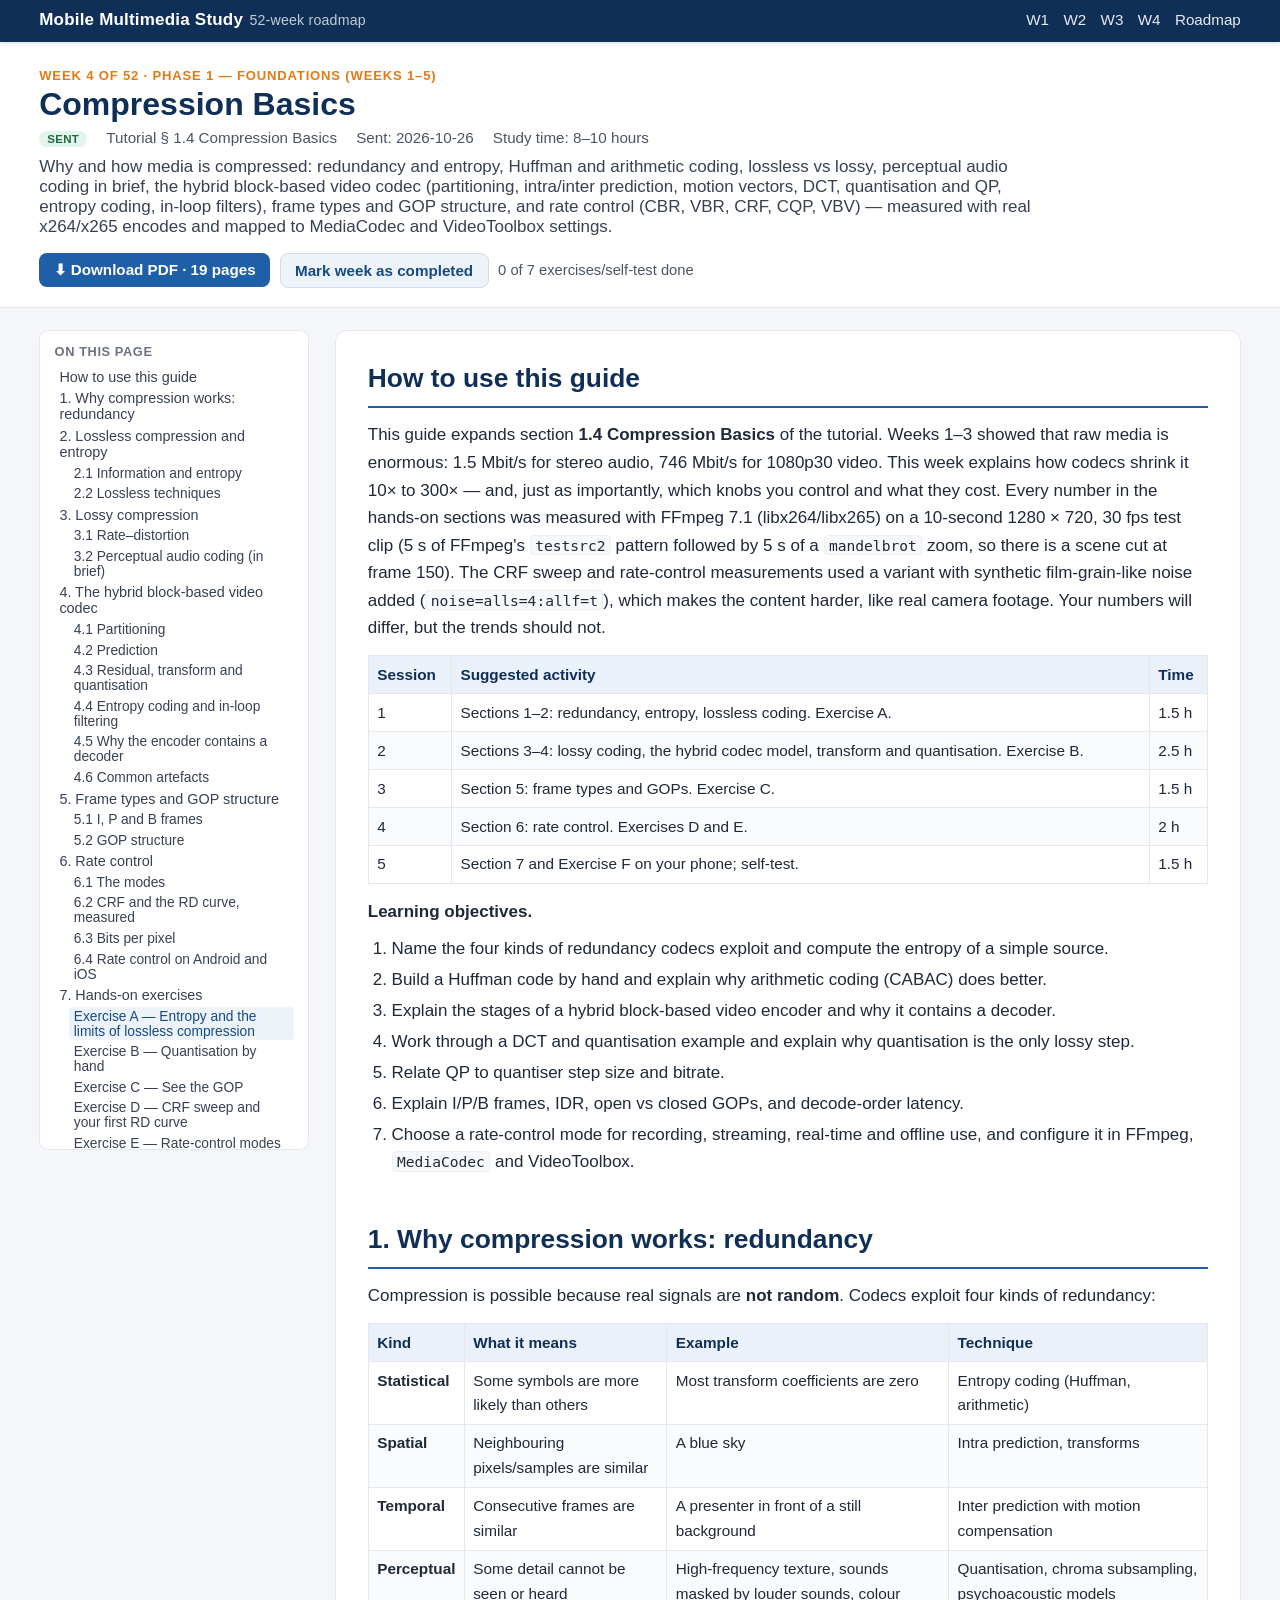
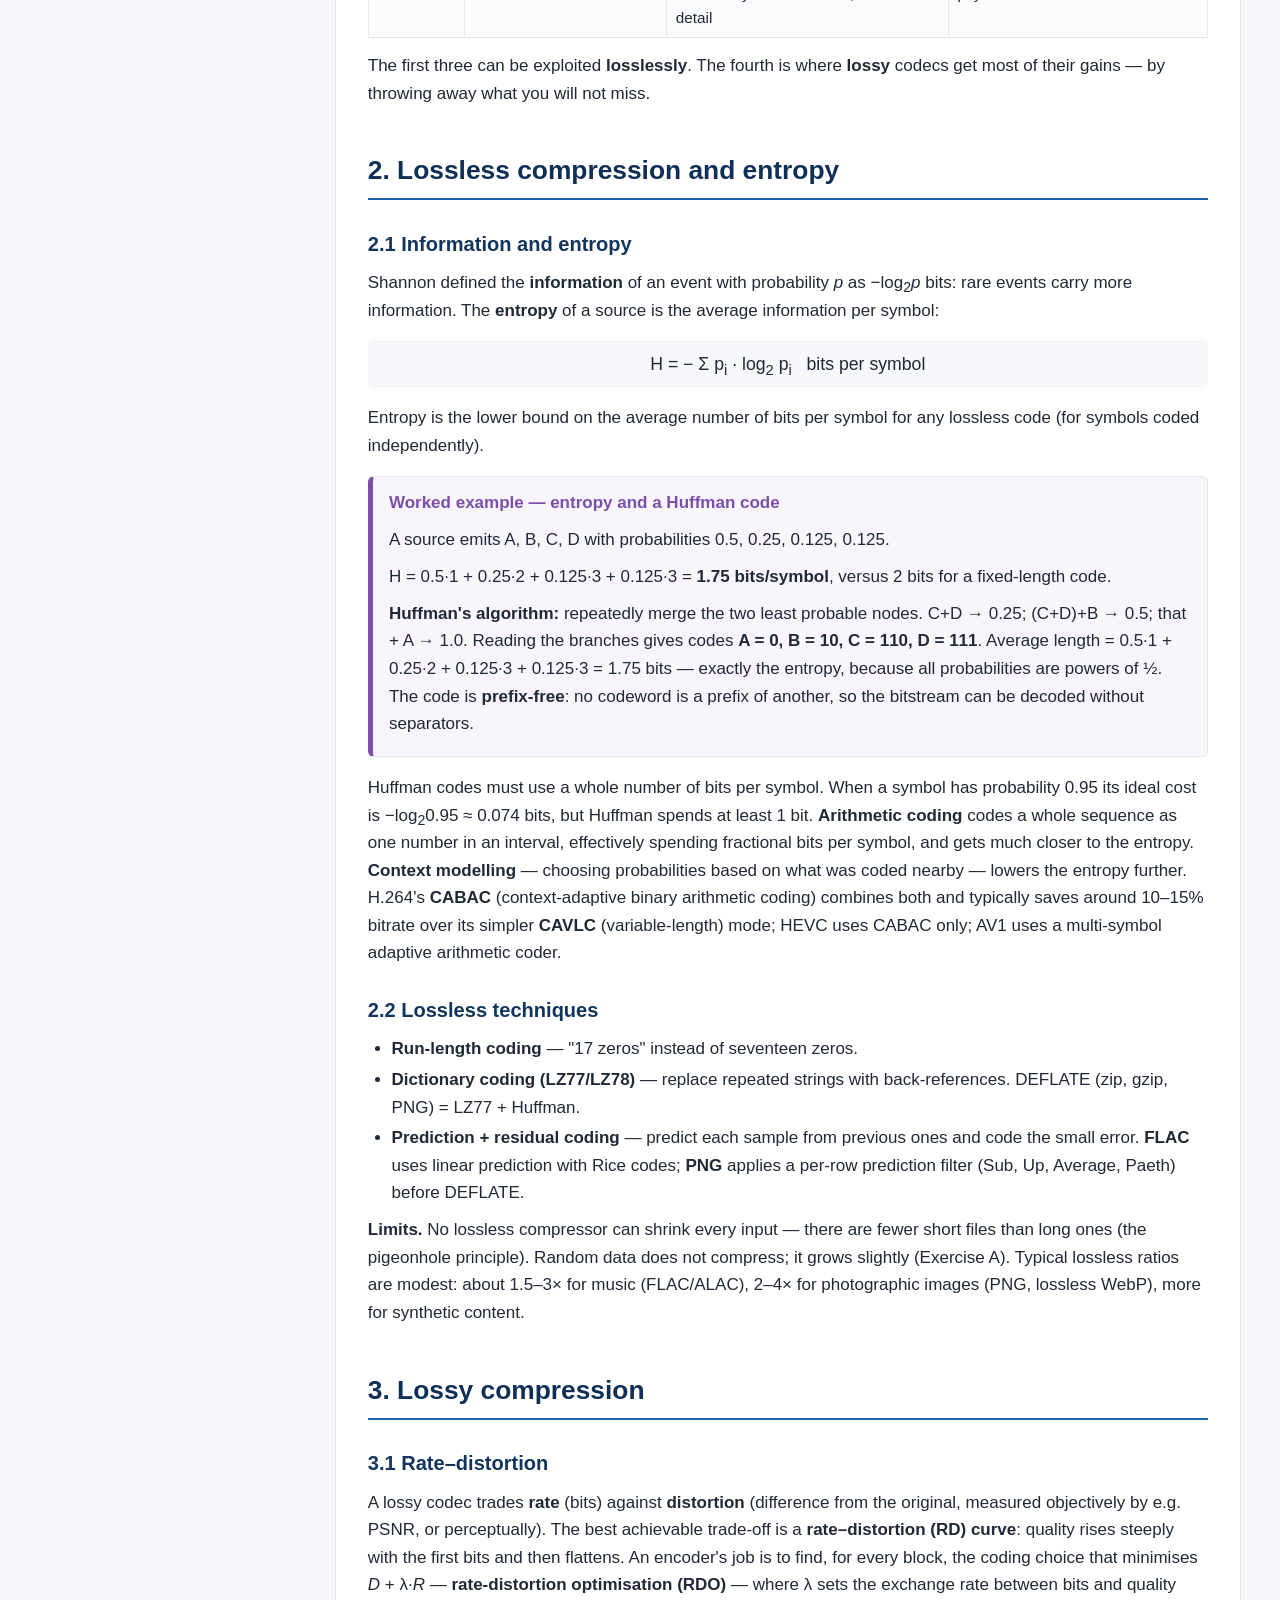
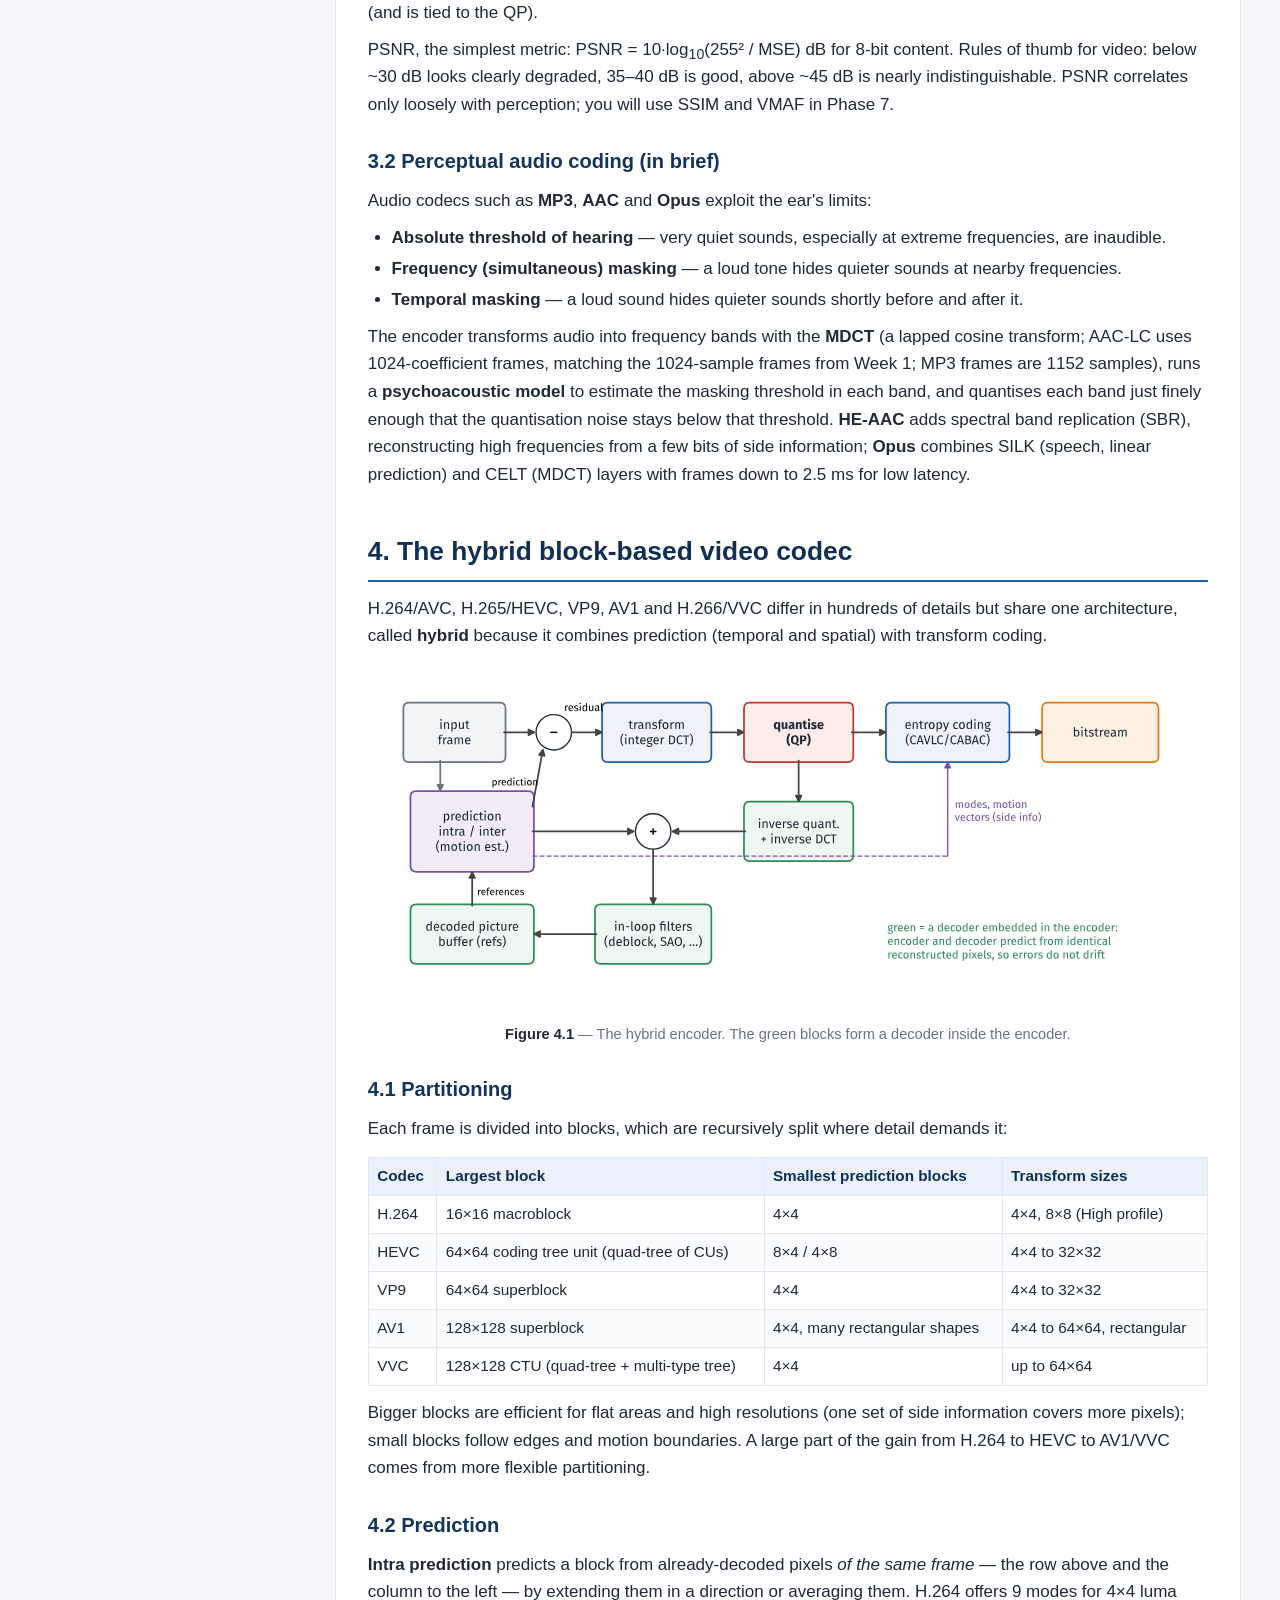
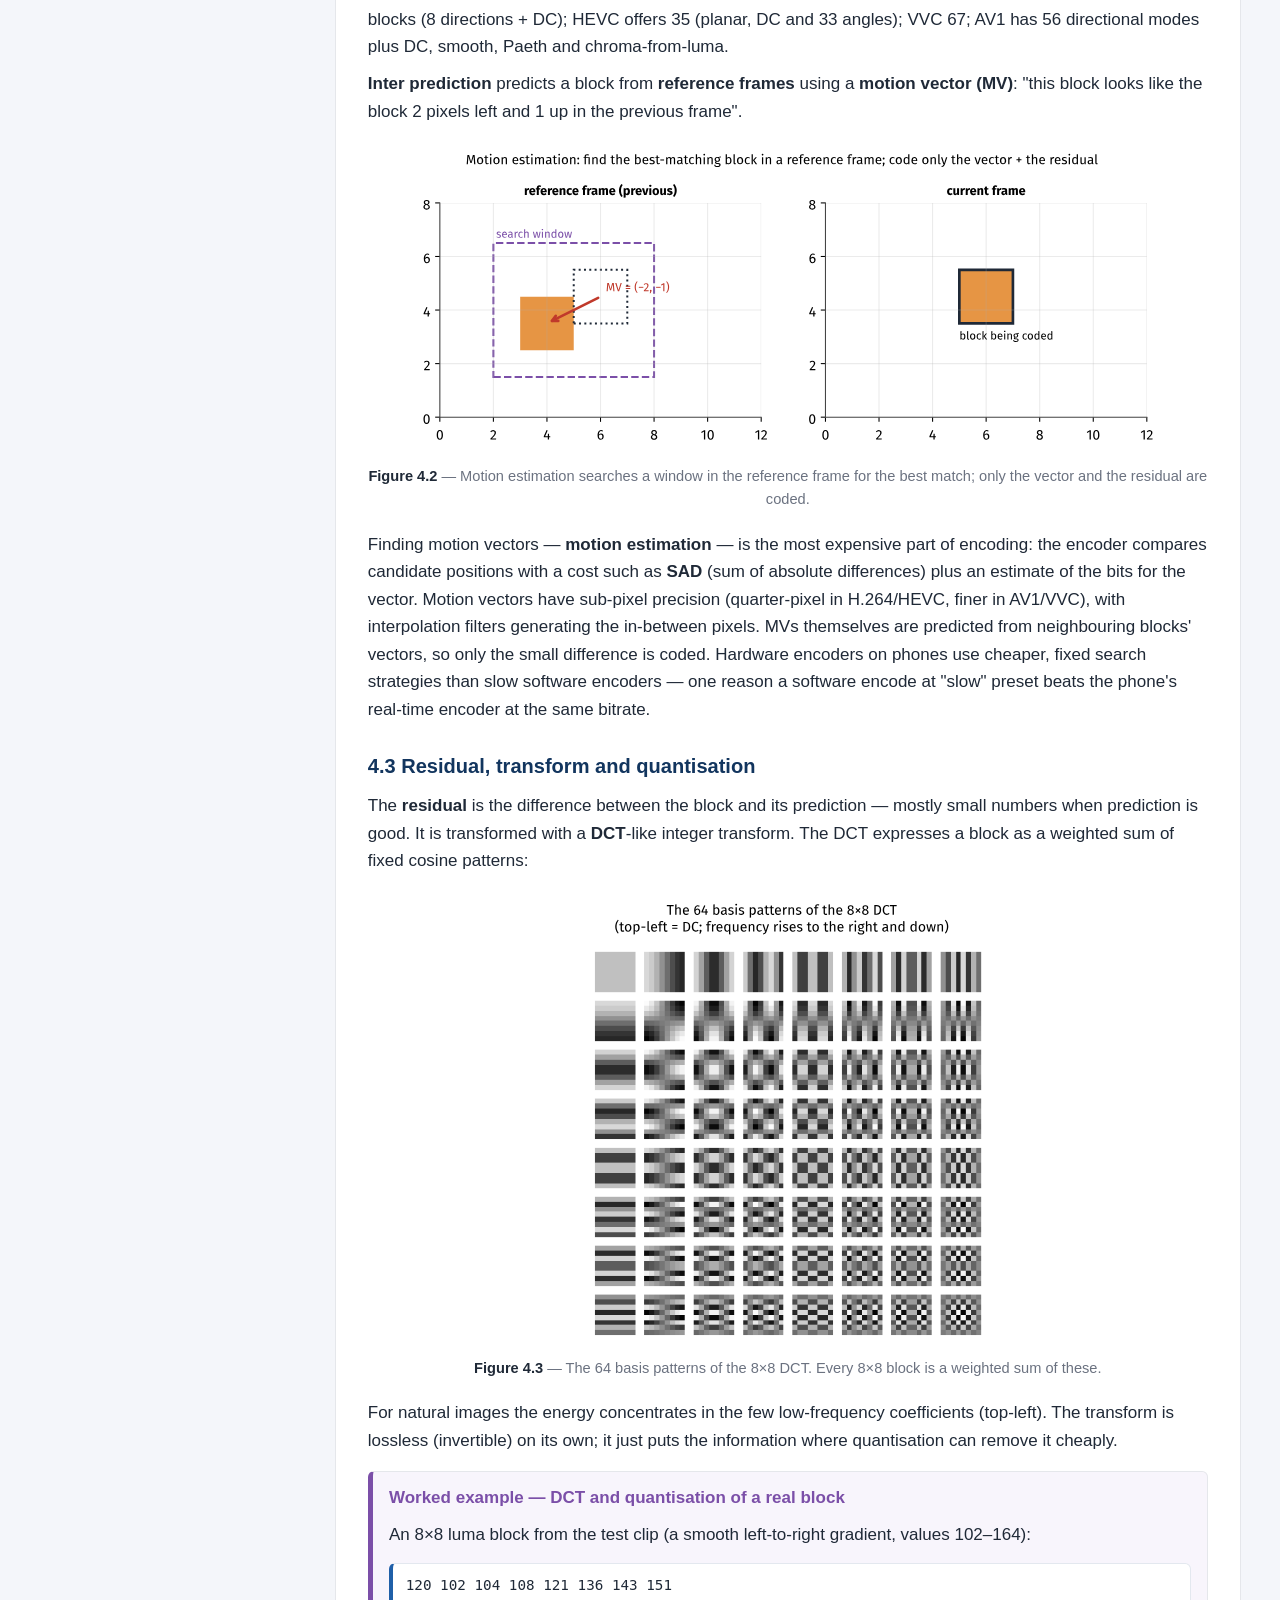
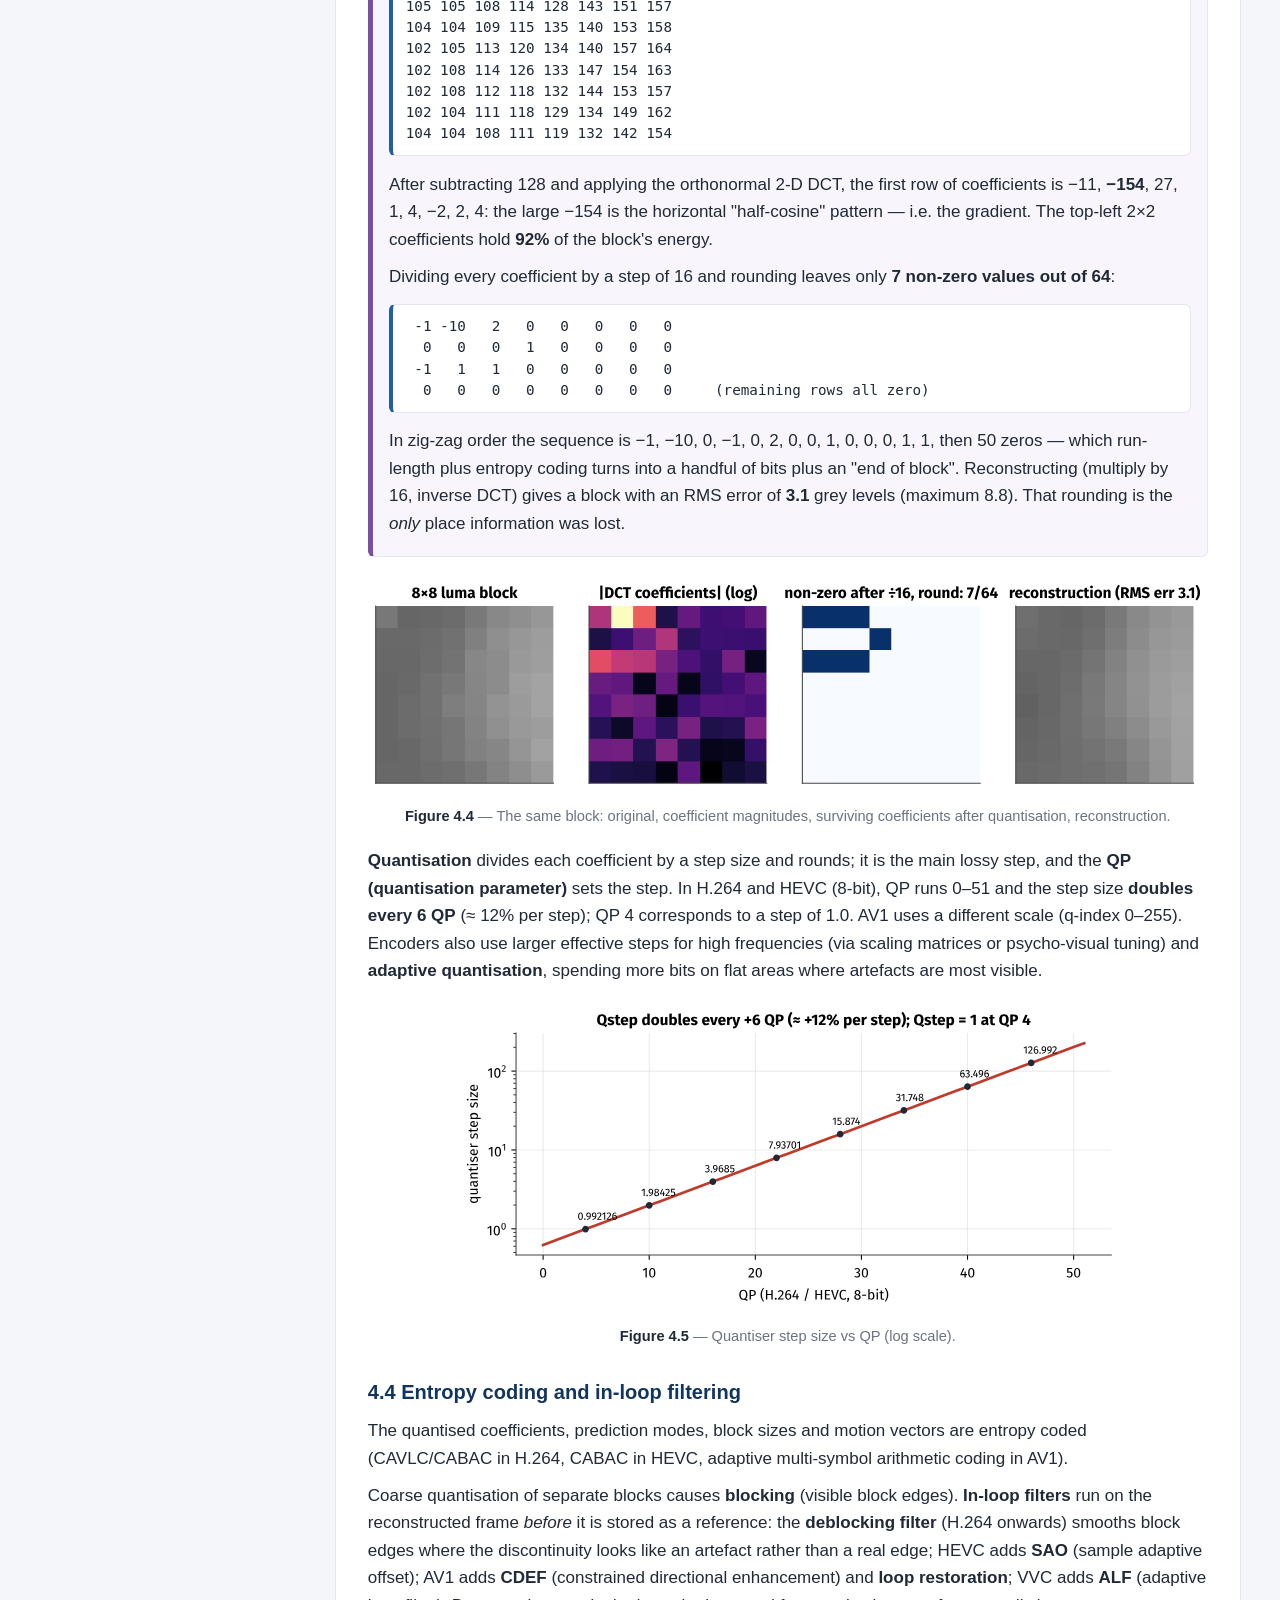
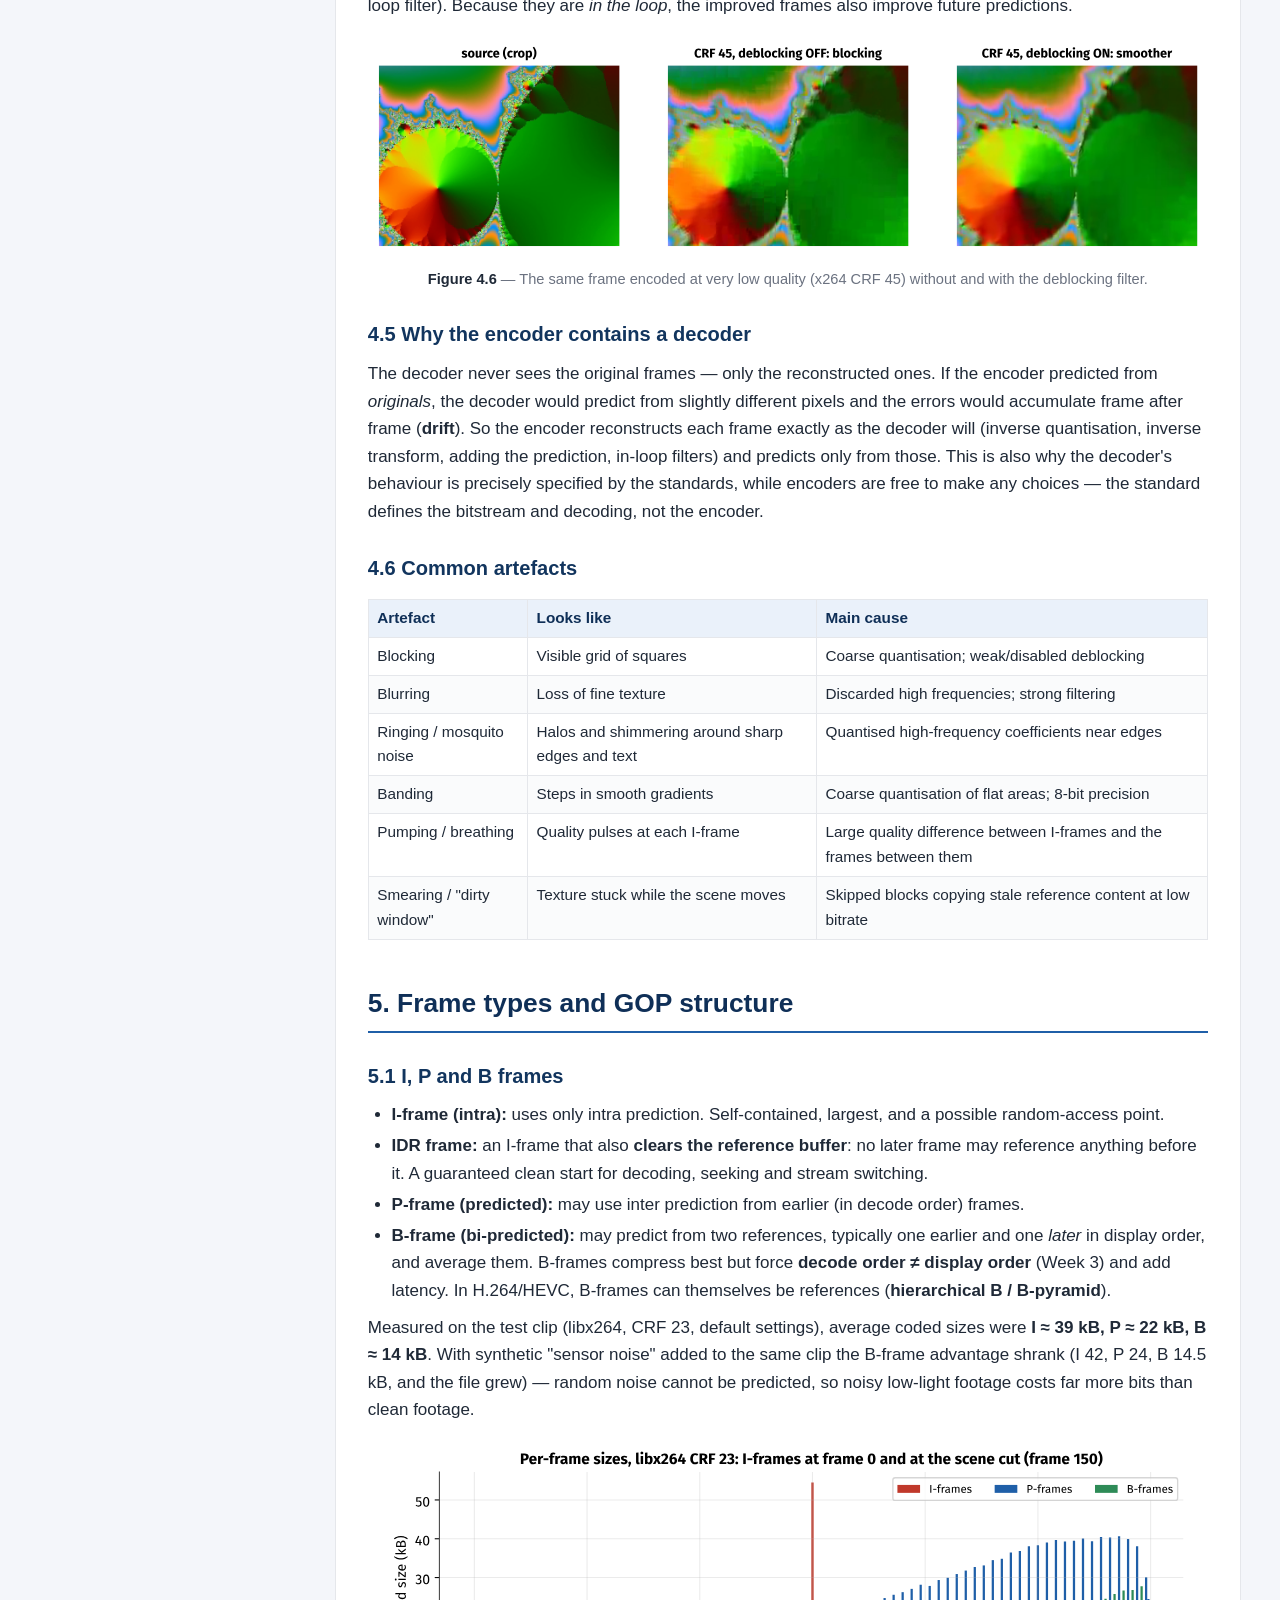
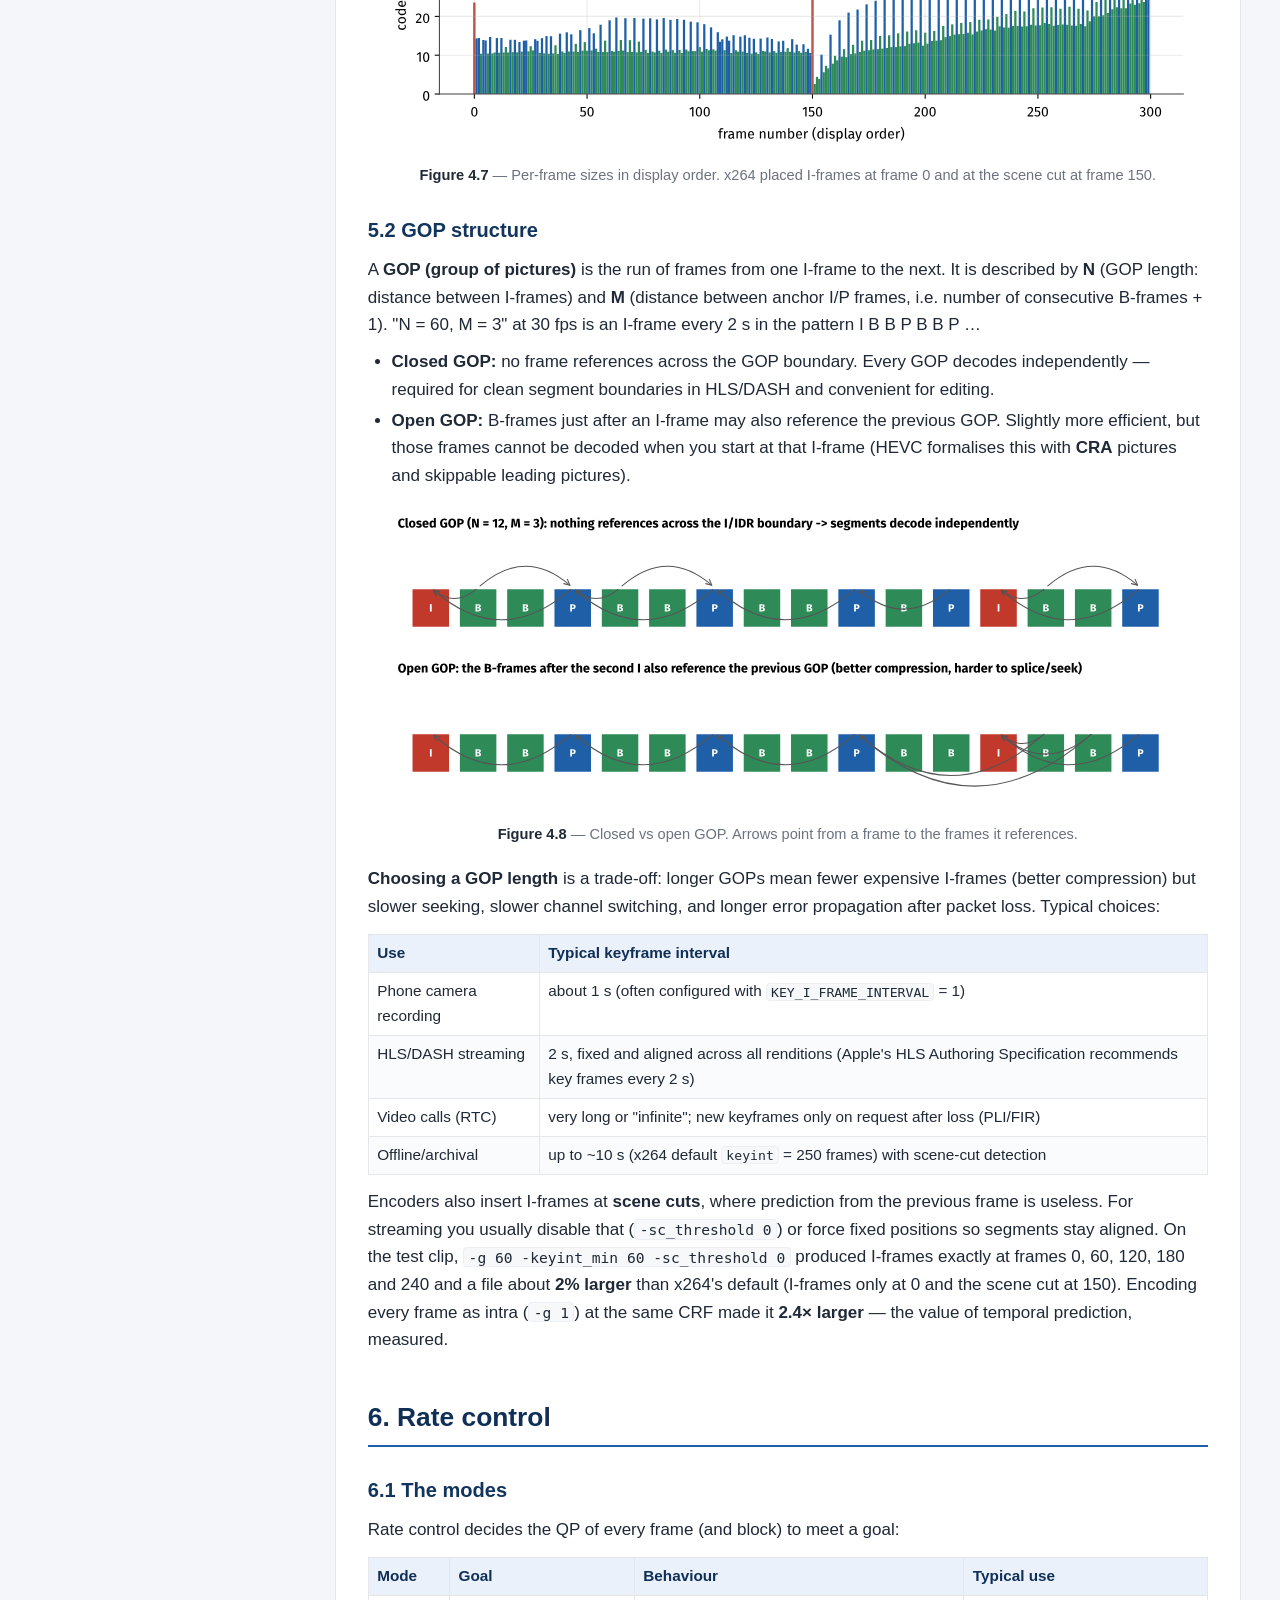
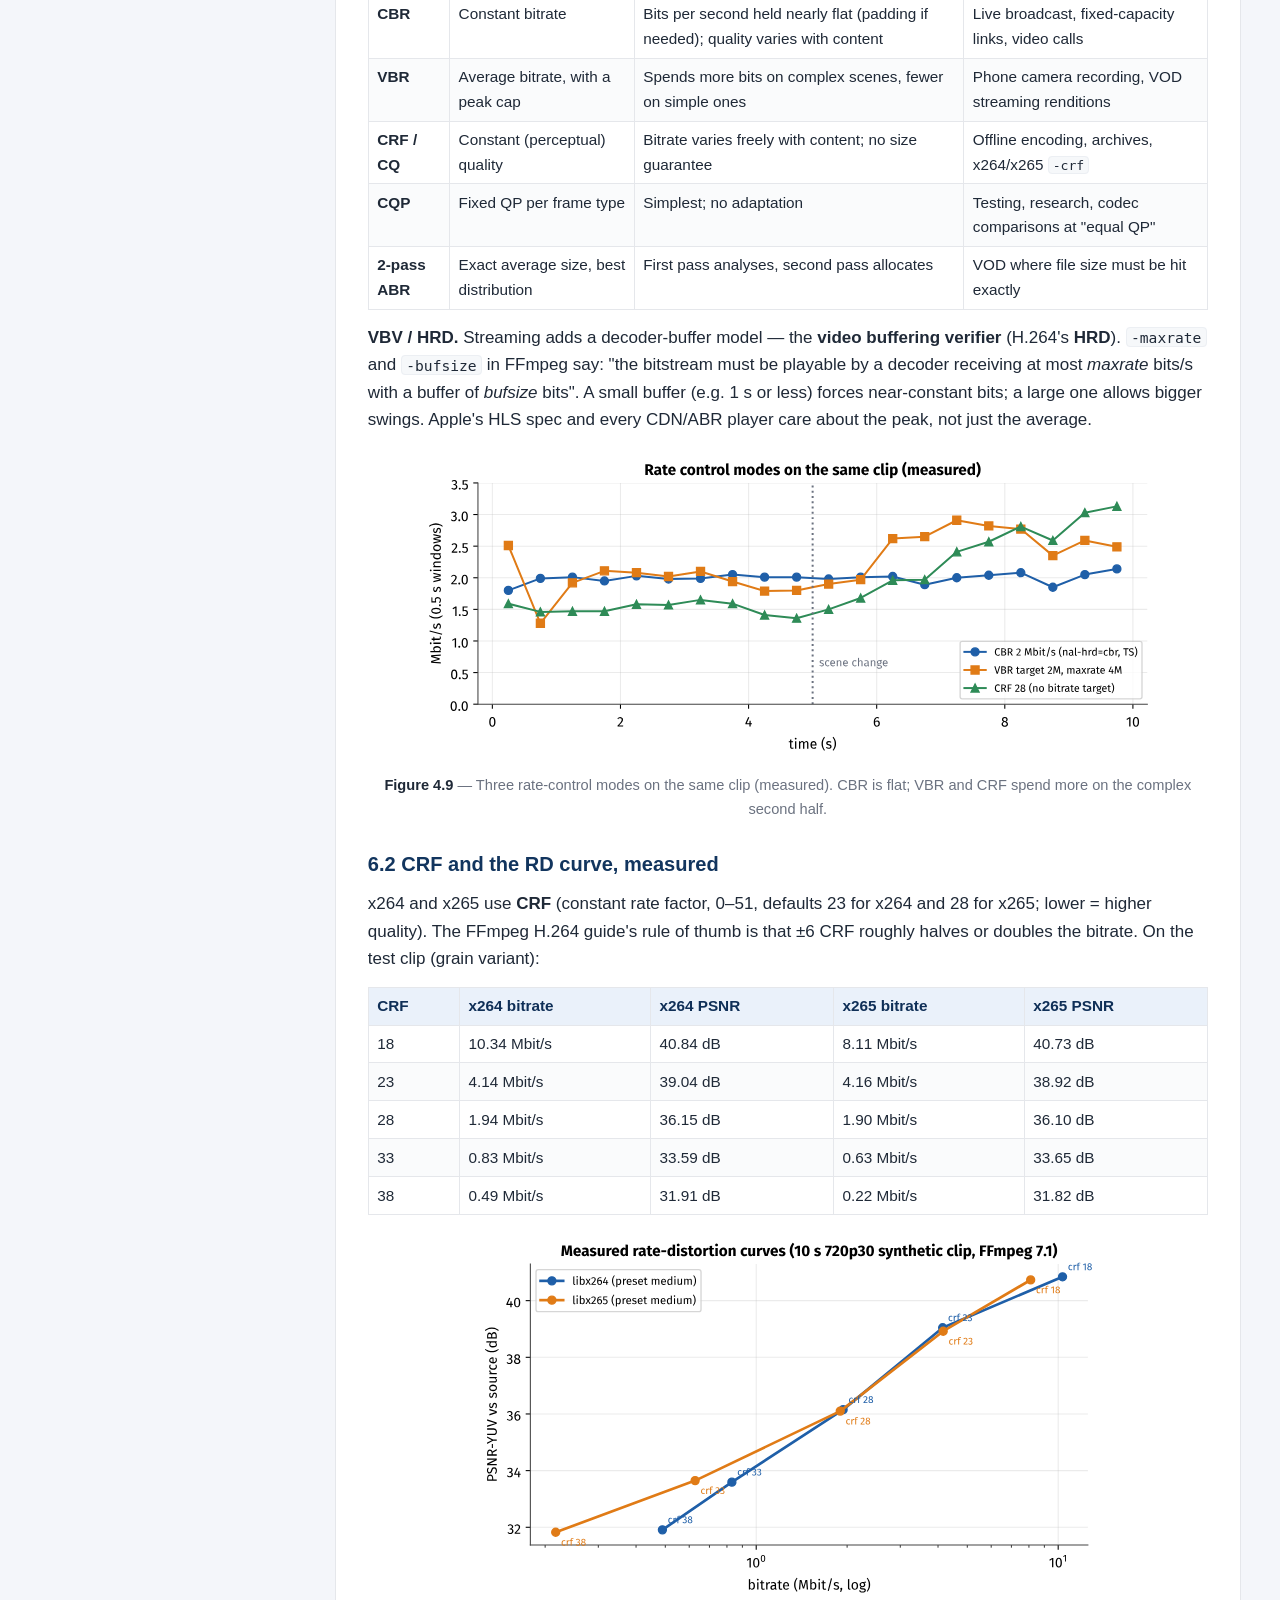
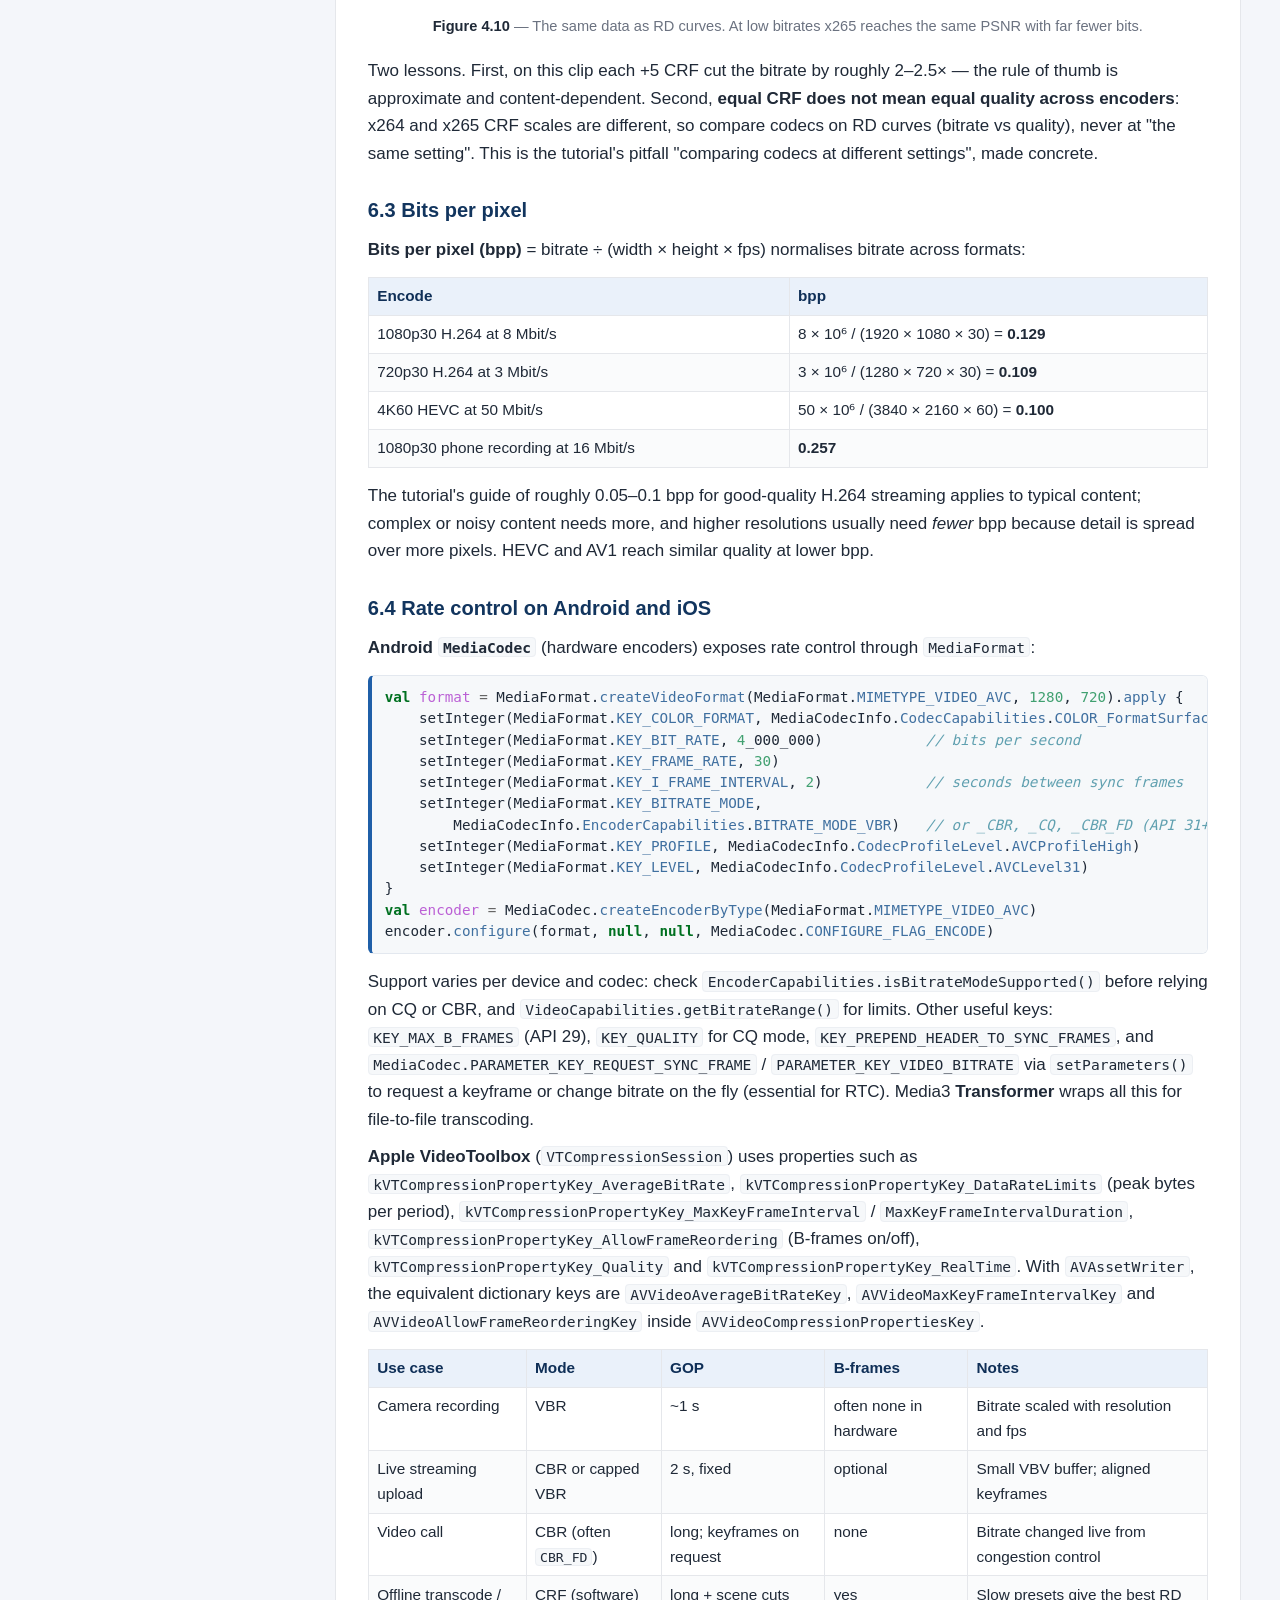
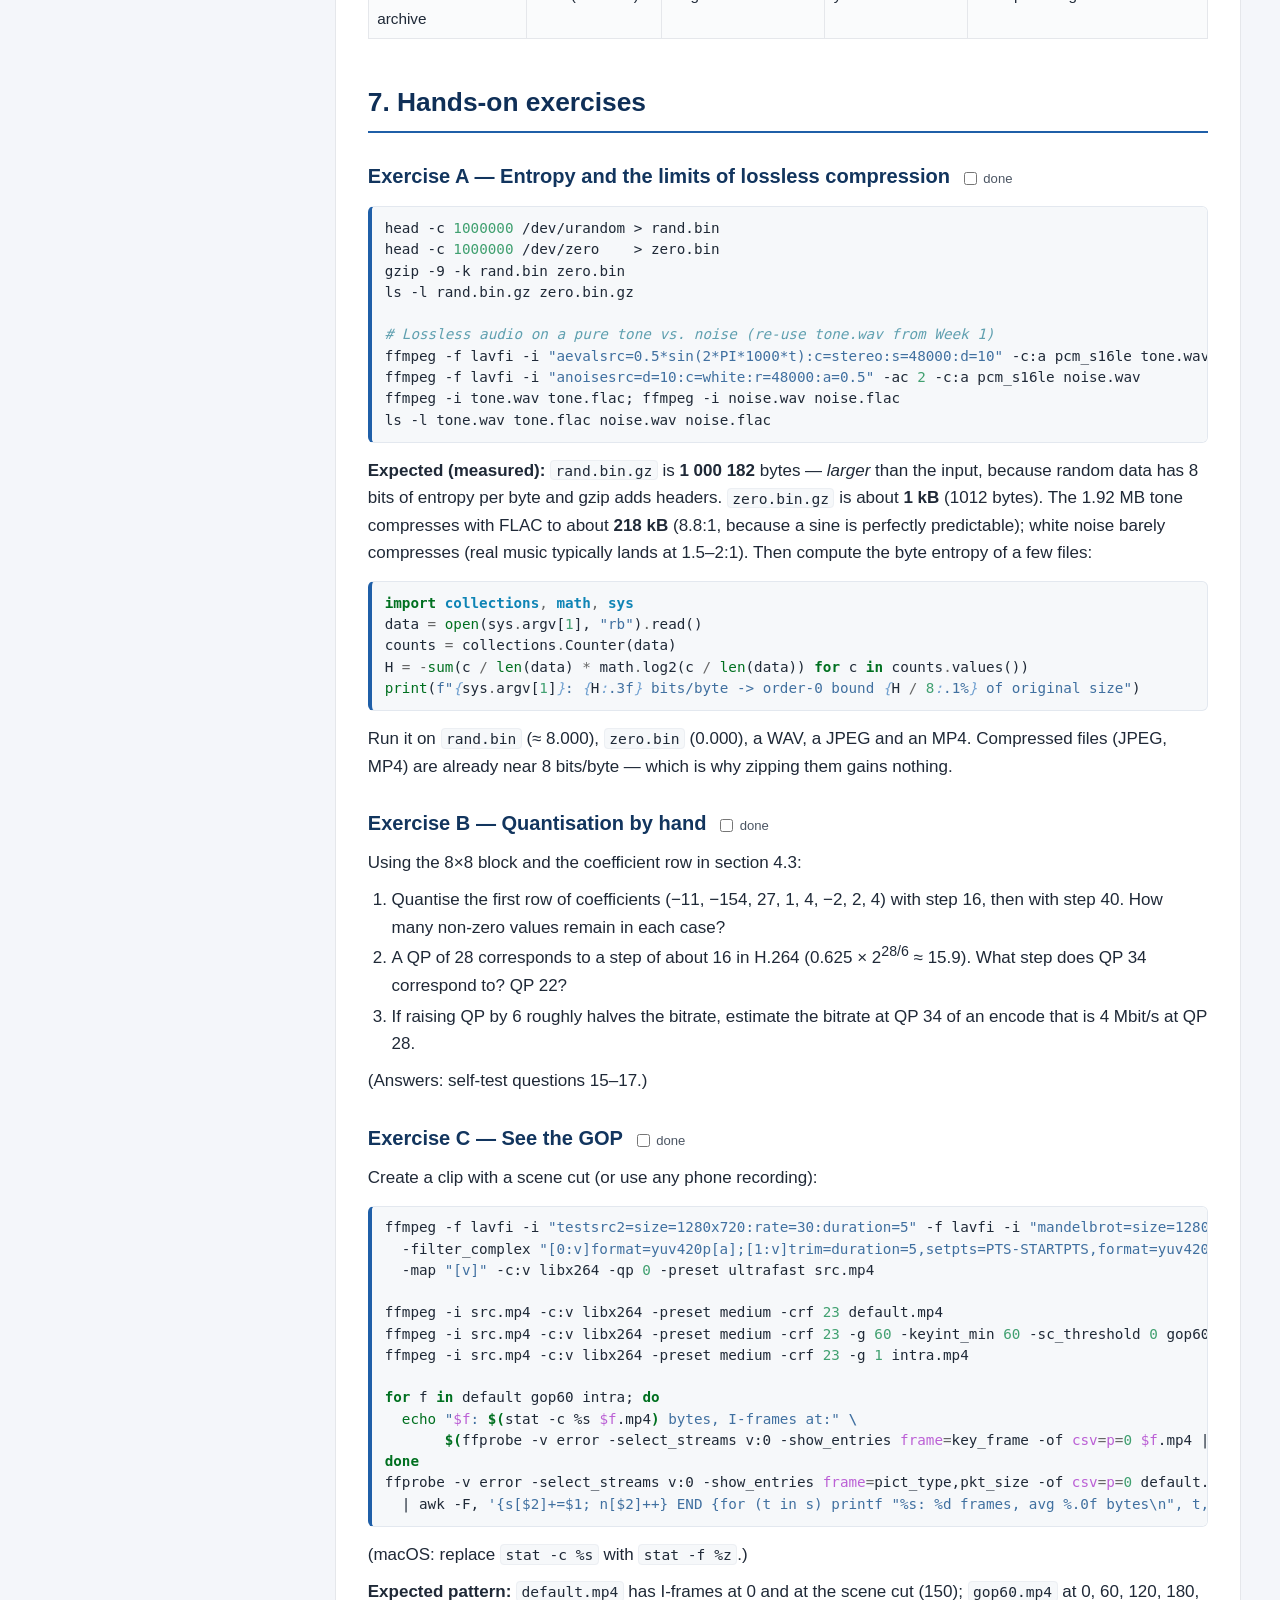
<file: weeks/week-04.html>
<!doctype html><html lang="en-IN"><head><meta charset="utf-8">
<meta name="viewport" content="width=device-width, initial-scale=1">
<title>Week 4: Compression Basics — Mobile Multimedia Study</title>
<link rel="stylesheet" href="../assets/pygments.css"><link rel="stylesheet" href="../assets/content.css">
<link rel="stylesheet" href="../assets/site.css">
<script defer src="../assets/app.js"></script></head><body><div class="topbar"><div class="inner">
<a class="brand" href="../index.html">Mobile Multimedia Study<small>52-week roadmap</small></a>
<nav><a href="week-01.html">W1</a><a href="week-02.html">W2</a><a href="week-03.html">W3</a><a href="week-04.html">W4</a><a href="../index.html">Roadmap</a></nav></div><div class="readbar"></div></div>
<section class="wk-hero"><div class="inner">
  <div class="kicker">Week 4 of 52 · Phase 1 — Foundations (weeks 1–5)</div>
  <h1>Compression Basics</h1>
  <div class="meta"><span><span class="badge b-sent">SENT</span></span><span>Tutorial § 1.4 Compression Basics</span>
    <span>Sent: 2026-10-26</span><span>Study time: 8–10 hours</span></div>
  <p class="summary">Why and how media is compressed: redundancy and entropy, Huffman and arithmetic coding, lossless vs lossy, perceptual audio coding in brief, the hybrid block-based video codec (partitioning, intra/inter prediction, motion vectors, DCT, quantisation and QP, entropy coding, in-loop filters), frame types and GOP structure, and rate control (CBR, VBR, CRF, CQP, VBV) — measured with real x264/x265 encodes and mapped to MediaCodec and VideoToolbox settings.</p>
  <div class="actions">
    <a class="btn" href="../pdf/Week04_Compression_Basics.pdf" download>⬇ Download PDF · 19 pages</a>
    <button class="btn secondary" id="mark-done" type="button">Mark week as completed</button>
    <span id="items-progress" style="color:#4b5563;font-size:.92rem"></span>
  </div>
</div></section>
<div class="layout">
  <aside class="toc"><h4>On this page</h4><ol><li class="l2"><a href="#how-to-use-this-guide">How to use this guide</a></li><li class="l2"><a href="#1-why-compression-works-redundancy">1. Why compression works: redundancy</a></li><li class="l2"><a href="#2-lossless-compression-and-entropy">2. Lossless compression and entropy</a></li><li class="l3"><a href="#21-information-and-entropy">2.1 Information and entropy</a></li><li class="l3"><a href="#22-lossless-techniques">2.2 Lossless techniques</a></li><li class="l2"><a href="#3-lossy-compression">3. Lossy compression</a></li><li class="l3"><a href="#31-ratedistortion">3.1 Rate–distortion</a></li><li class="l3"><a href="#32-perceptual-audio-coding-in-brief">3.2 Perceptual audio coding (in brief)</a></li><li class="l2"><a href="#4-the-hybrid-block-based-video-codec">4. The hybrid block-based video codec</a></li><li class="l3"><a href="#41-partitioning">4.1 Partitioning</a></li><li class="l3"><a href="#42-prediction">4.2 Prediction</a></li><li class="l3"><a href="#43-residual-transform-and-quantisation">4.3 Residual, transform and quantisation</a></li><li class="l3"><a href="#44-entropy-coding-and-in-loop-filtering">4.4 Entropy coding and in-loop filtering</a></li><li class="l3"><a href="#45-why-the-encoder-contains-a-decoder">4.5 Why the encoder contains a decoder</a></li><li class="l3"><a href="#46-common-artefacts">4.6 Common artefacts</a></li><li class="l2"><a href="#5-frame-types-and-gop-structure">5. Frame types and GOP structure</a></li><li class="l3"><a href="#51-i-p-and-b-frames">5.1 I, P and B frames</a></li><li class="l3"><a href="#52-gop-structure">5.2 GOP structure</a></li><li class="l2"><a href="#6-rate-control">6. Rate control</a></li><li class="l3"><a href="#61-the-modes">6.1 The modes</a></li><li class="l3"><a href="#62-crf-and-the-rd-curve-measured">6.2 CRF and the RD curve, measured</a></li><li class="l3"><a href="#63-bits-per-pixel">6.3 Bits per pixel</a></li><li class="l3"><a href="#64-rate-control-on-android-and-ios">6.4 Rate control on Android and iOS</a></li><li class="l2"><a href="#7-hands-on-exercises">7. Hands-on exercises</a></li><li class="l3"><a href="#exercise-a-entropy-and-the-limits-of-lossless-compression">Exercise A — Entropy and the limits of lossless compression</a></li><li class="l3"><a href="#exercise-b-quantisation-by-hand">Exercise B — Quantisation by hand</a></li><li class="l3"><a href="#exercise-c-see-the-gop">Exercise C — See the GOP</a></li><li class="l3"><a href="#exercise-d-crf-sweep-and-your-first-rd-curve">Exercise D — CRF sweep and your first RD curve</a></li><li class="l3"><a href="#exercise-e-rate-control-modes">Exercise E — Rate-control modes</a></li><li class="l3"><a href="#exercise-f-your-phones-encoders">Exercise F — Your phone&#x27;s encoders</a></li><li class="l2"><a href="#8-common-pitfalls">8. Common pitfalls</a></li><li class="l2"><a href="#9-self-test">9. Self-test</a></li><li class="l2"><a href="#10-further-reading">10. Further reading</a></li><li class="l2"><a href="#answer-key">Answer key</a></li></ol></aside>
  <article class="content" data-week="4"><h2 id="how-to-use-this-guide">How to use this guide</h2>
<p>This guide expands section <strong>1.4 Compression Basics</strong> of the tutorial. Weeks 1–3 showed that raw media is enormous: 1.5 Mbit/s for stereo audio, 746 Mbit/s for 1080p30 video. This week explains how codecs shrink it 10× to 300× — and, just as importantly, which knobs you control and what they cost. Every number in the hands-on sections was measured with FFmpeg 7.1 (libx264/libx265) on a 10-second 1280 × 720, 30 fps test clip (5 s of FFmpeg's <code>testsrc2</code> pattern followed by 5 s of a <code>mandelbrot</code> zoom, so there is a scene cut at frame 150). The CRF sweep and rate-control measurements used a variant with synthetic film-grain-like noise added (<code>noise=alls=4:allf=t</code>), which makes the content harder, like real camera footage. Your numbers will differ, but the trends should not.</p>
<table>
<thead>
<tr>
<th>Session</th>
<th>Suggested activity</th>
<th>Time</th>
</tr>
</thead>
<tbody>
<tr>
<td>1</td>
<td>Sections 1–2: redundancy, entropy, lossless coding. Exercise A.</td>
<td>1.5 h</td>
</tr>
<tr>
<td>2</td>
<td>Sections 3–4: lossy coding, the hybrid codec model, transform and quantisation. Exercise B.</td>
<td>2.5 h</td>
</tr>
<tr>
<td>3</td>
<td>Section 5: frame types and GOPs. Exercise C.</td>
<td>1.5 h</td>
</tr>
<tr>
<td>4</td>
<td>Section 6: rate control. Exercises D and E.</td>
<td>2 h</td>
</tr>
<tr>
<td>5</td>
<td>Section 7 and Exercise F on your phone; self-test.</td>
<td>1.5 h</td>
</tr>
</tbody>
</table>
<p><strong>Learning objectives.</strong></p>
<ol>
<li>Name the four kinds of redundancy codecs exploit and compute the entropy of a simple source.</li>
<li>Build a Huffman code by hand and explain why arithmetic coding (CABAC) does better.</li>
<li>Explain the stages of a hybrid block-based video encoder and why it contains a decoder.</li>
<li>Work through a DCT and quantisation example and explain why quantisation is the only lossy step.</li>
<li>Relate QP to quantiser step size and bitrate.</li>
<li>Explain I/P/B frames, IDR, open vs closed GOPs, and decode-order latency.</li>
<li>Choose a rate-control mode for recording, streaming, real-time and offline use, and configure it in FFmpeg, <code>MediaCodec</code> and VideoToolbox.</li>
</ol>
<h2 id="1-why-compression-works-redundancy">1. Why compression works: redundancy</h2>
<p>Compression is possible because real signals are <strong>not random</strong>. Codecs exploit four kinds of redundancy:</p>
<table>
<thead>
<tr>
<th>Kind</th>
<th>What it means</th>
<th>Example</th>
<th>Technique</th>
</tr>
</thead>
<tbody>
<tr>
<td><strong>Statistical</strong></td>
<td>Some symbols are more likely than others</td>
<td>Most transform coefficients are zero</td>
<td>Entropy coding (Huffman, arithmetic)</td>
</tr>
<tr>
<td><strong>Spatial</strong></td>
<td>Neighbouring pixels/samples are similar</td>
<td>A blue sky</td>
<td>Intra prediction, transforms</td>
</tr>
<tr>
<td><strong>Temporal</strong></td>
<td>Consecutive frames are similar</td>
<td>A presenter in front of a still background</td>
<td>Inter prediction with motion compensation</td>
</tr>
<tr>
<td><strong>Perceptual</strong></td>
<td>Some detail cannot be seen or heard</td>
<td>High-frequency texture, sounds masked by louder sounds, colour detail</td>
<td>Quantisation, chroma subsampling, psychoacoustic models</td>
</tr>
</tbody>
</table>
<p>The first three can be exploited <strong>losslessly</strong>. The fourth is where <strong>lossy</strong> codecs get most of their gains — by throwing away what you will not miss.</p>
<h2 id="2-lossless-compression-and-entropy">2. Lossless compression and entropy</h2>
<h3 id="21-information-and-entropy">2.1 Information and entropy</h3>
<p>Shannon defined the <strong>information</strong> of an event with probability <em>p</em> as −log<sub>2</sub><em>p</em> bits: rare events carry more information. The <strong>entropy</strong> of a source is the average information per symbol:</p>
<p class="eq">H = − Σ p<sub>i</sub> · log<sub>2</sub> p<sub>i</sub> &nbsp; bits per symbol</p>

<p>Entropy is the lower bound on the average number of bits per symbol for any lossless code (for symbols coded independently).</p>
<div class="admonition example">
<p class="admonition-title">Worked example — entropy and a Huffman code</p>
<p>A source emits A, B, C, D with probabilities 0.5, 0.25, 0.125, 0.125.</p>
<p>H = 0.5·1 + 0.25·2 + 0.125·3 + 0.125·3 = <strong>1.75 bits/symbol</strong>, versus 2 bits for a fixed-length code.</p>
<p><strong>Huffman's algorithm:</strong> repeatedly merge the two least probable nodes. C+D → 0.25; (C+D)+B → 0.5; that + A → 1.0. Reading the branches gives codes <strong>A = 0, B = 10, C = 110, D = 111</strong>. Average length = 0.5·1 + 0.25·2 + 0.125·3 + 0.125·3 = 1.75 bits — exactly the entropy, because all probabilities are powers of ½. The code is <strong>prefix-free</strong>: no codeword is a prefix of another, so the bitstream can be decoded without separators.</p>
</div>
<p>Huffman codes must use a whole number of bits per symbol. When a symbol has probability 0.95 its ideal cost is −log<sub>2</sub>0.95 ≈ 0.074 bits, but Huffman spends at least 1 bit. <strong>Arithmetic coding</strong> codes a whole sequence as one number in an interval, effectively spending fractional bits per symbol, and gets much closer to the entropy. <strong>Context modelling</strong> — choosing probabilities based on what was coded nearby — lowers the entropy further. H.264's <strong>CABAC</strong> (context-adaptive binary arithmetic coding) combines both and typically saves around 10–15% bitrate over its simpler <strong>CAVLC</strong> (variable-length) mode; HEVC uses CABAC only; AV1 uses a multi-symbol adaptive arithmetic coder.</p>
<h3 id="22-lossless-techniques">2.2 Lossless techniques</h3>
<ul>
<li><strong>Run-length coding</strong> — "17 zeros" instead of seventeen zeros.</li>
<li><strong>Dictionary coding (LZ77/LZ78)</strong> — replace repeated strings with back-references. DEFLATE (zip, gzip, PNG) = LZ77 + Huffman.</li>
<li><strong>Prediction + residual coding</strong> — predict each sample from previous ones and code the small error. <strong>FLAC</strong> uses linear prediction with Rice codes; <strong>PNG</strong> applies a per-row prediction filter (Sub, Up, Average, Paeth) before DEFLATE.</li>
</ul>
<p><strong>Limits.</strong> No lossless compressor can shrink every input — there are fewer short files than long ones (the pigeonhole principle). Random data does not compress; it grows slightly (Exercise A). Typical lossless ratios are modest: about 1.5–3× for music (FLAC/ALAC), 2–4× for photographic images (PNG, lossless WebP), more for synthetic content.</p>
<h2 id="3-lossy-compression">3. Lossy compression</h2>
<h3 id="31-ratedistortion">3.1 Rate–distortion</h3>
<p>A lossy codec trades <strong>rate</strong> (bits) against <strong>distortion</strong> (difference from the original, measured objectively by e.g. PSNR, or perceptually). The best achievable trade-off is a <strong>rate–distortion (RD) curve</strong>: quality rises steeply with the first bits and then flattens. An encoder's job is to find, for every block, the coding choice that minimises <em>D</em> + λ·<em>R</em> — <strong>rate-distortion optimisation (RDO)</strong> — where λ sets the exchange rate between bits and quality (and is tied to the QP).</p>
<p>PSNR, the simplest metric: PSNR = 10·log<sub>10</sub>(255² / MSE) dB for 8-bit content. Rules of thumb for video: below ~30 dB looks clearly degraded, 35–40 dB is good, above ~45 dB is nearly indistinguishable. PSNR correlates only loosely with perception; you will use SSIM and VMAF in Phase 7.</p>
<h3 id="32-perceptual-audio-coding-in-brief">3.2 Perceptual audio coding (in brief)</h3>
<p>Audio codecs such as <strong>MP3</strong>, <strong>AAC</strong> and <strong>Opus</strong> exploit the ear's limits:</p>
<ul>
<li><strong>Absolute threshold of hearing</strong> — very quiet sounds, especially at extreme frequencies, are inaudible.</li>
<li><strong>Frequency (simultaneous) masking</strong> — a loud tone hides quieter sounds at nearby frequencies.</li>
<li><strong>Temporal masking</strong> — a loud sound hides quieter sounds shortly before and after it.</li>
</ul>
<p>The encoder transforms audio into frequency bands with the <strong>MDCT</strong> (a lapped cosine transform; AAC-LC uses 1024-coefficient frames, matching the 1024-sample frames from Week 1; MP3 frames are 1152 samples), runs a <strong>psychoacoustic model</strong> to estimate the masking threshold in each band, and quantises each band just finely enough that the quantisation noise stays below that threshold. <strong>HE-AAC</strong> adds spectral band replication (SBR), reconstructing high frequencies from a few bits of side information; <strong>Opus</strong> combines SILK (speech, linear prediction) and CELT (MDCT) layers with frames down to 2.5 ms for low latency.</p>
<h2 id="4-the-hybrid-block-based-video-codec">4. The hybrid block-based video codec</h2>
<p>H.264/AVC, H.265/HEVC, VP9, AV1 and H.266/VVC differ in hundreds of details but share one architecture, called <strong>hybrid</strong> because it combines prediction (temporal and spatial) with transform coding.</p>
<figure id="fig-4-1"><img src="../figures/w04_hybrid.svg" alt="The hybrid encoder. The green blocks form a decoder inside the encoder." loading="lazy"><figcaption><b>Figure 4.1</b> — The hybrid encoder. The green blocks form a decoder inside the encoder.</figcaption></figure>
<h3 id="41-partitioning">4.1 Partitioning</h3>
<p>Each frame is divided into blocks, which are recursively split where detail demands it:</p>
<table>
<thead>
<tr>
<th>Codec</th>
<th>Largest block</th>
<th>Smallest prediction blocks</th>
<th>Transform sizes</th>
</tr>
</thead>
<tbody>
<tr>
<td>H.264</td>
<td>16×16 macroblock</td>
<td>4×4</td>
<td>4×4, 8×8 (High profile)</td>
</tr>
<tr>
<td>HEVC</td>
<td>64×64 coding tree unit (quad-tree of CUs)</td>
<td>8×4 / 4×8</td>
<td>4×4 to 32×32</td>
</tr>
<tr>
<td>VP9</td>
<td>64×64 superblock</td>
<td>4×4</td>
<td>4×4 to 32×32</td>
</tr>
<tr>
<td>AV1</td>
<td>128×128 superblock</td>
<td>4×4, many rectangular shapes</td>
<td>4×4 to 64×64, rectangular</td>
</tr>
<tr>
<td>VVC</td>
<td>128×128 CTU (quad-tree + multi-type tree)</td>
<td>4×4</td>
<td>up to 64×64</td>
</tr>
</tbody>
</table>
<p>Bigger blocks are efficient for flat areas and high resolutions (one set of side information covers more pixels); small blocks follow edges and motion boundaries. A large part of the gain from H.264 to HEVC to AV1/VVC comes from more flexible partitioning.</p>
<h3 id="42-prediction">4.2 Prediction</h3>
<p><strong>Intra prediction</strong> predicts a block from already-decoded pixels <em>of the same frame</em> — the row above and the column to the left — by extending them in a direction or averaging them. H.264 offers 9 modes for 4×4 luma blocks (8 directions + DC); HEVC offers 35 (planar, DC and 33 angles); VVC 67; AV1 has 56 directional modes plus DC, smooth, Paeth and chroma-from-luma.</p>
<p><strong>Inter prediction</strong> predicts a block from <strong>reference frames</strong> using a <strong>motion vector (MV)</strong>: "this block looks like the block 2 pixels left and 1 up in the previous frame".</p>
<figure id="fig-4-2"><img src="../figures/w04_motion.svg" alt="Motion estimation searches a window in the reference frame for the best match; only the vector and the residual are coded." loading="lazy"><figcaption><b>Figure 4.2</b> — Motion estimation searches a window in the reference frame for the best match; only the vector and the residual are coded.</figcaption></figure>
<p>Finding motion vectors — <strong>motion estimation</strong> — is the most expensive part of encoding: the encoder compares candidate positions with a cost such as <strong>SAD</strong> (sum of absolute differences) plus an estimate of the bits for the vector. Motion vectors have sub-pixel precision (quarter-pixel in H.264/HEVC, finer in AV1/VVC), with interpolation filters generating the in-between pixels. MVs themselves are predicted from neighbouring blocks' vectors, so only the small difference is coded. Hardware encoders on phones use cheaper, fixed search strategies than slow software encoders — one reason a software encode at "slow" preset beats the phone's real-time encoder at the same bitrate.</p>
<h3 id="43-residual-transform-and-quantisation">4.3 Residual, transform and quantisation</h3>
<p>The <strong>residual</strong> is the difference between the block and its prediction — mostly small numbers when prediction is good. It is transformed with a <strong>DCT</strong>-like integer transform. The DCT expresses a block as a weighted sum of fixed cosine patterns:</p>
<figure id="fig-4-3"><img src="../figures/w04_dct_basis.svg" alt="The 64 basis patterns of the 8×8 DCT. Every 8×8 block is a weighted sum of these." loading="lazy"><figcaption><b>Figure 4.3</b> — The 64 basis patterns of the 8×8 DCT. Every 8×8 block is a weighted sum of these.</figcaption></figure>
<p>For natural images the energy concentrates in the few low-frequency coefficients (top-left). The transform is lossless (invertible) on its own; it just puts the information where quantisation can remove it cheaply.</p>
<div class="admonition example">
<p class="admonition-title">Worked example — DCT and quantisation of a real block</p>
<p>An 8×8 luma block from the test clip (a smooth left-to-right gradient, values 102–164):</p>
<div class="highlight"><pre><span></span><code>120 102 104 108 121 136 143 151
105 105 108 114 128 143 151 157
104 104 109 115 135 140 153 158
102 105 113 120 134 140 157 164
102 108 114 126 133 147 154 163
102 108 112 118 132 144 153 157
102 104 111 118 129 134 149 162
104 104 108 111 119 132 142 154
</code></pre></div>
<p>After subtracting 128 and applying the orthonormal 2-D DCT, the first row of coefficients is −11, <strong>−154</strong>, 27, 1, 4, −2, 2, 4: the large −154 is the horizontal "half-cosine" pattern — i.e. the gradient. The top-left 2×2 coefficients hold <strong>92%</strong> of the block's energy.</p>
<p>Dividing every coefficient by a step of 16 and rounding leaves only <strong>7 non-zero values out of 64</strong>:</p>
<div class="highlight"><pre><span></span><code> -1 -10   2   0   0   0   0   0
  0   0   0   1   0   0   0   0
 -1   1   1   0   0   0   0   0
  0   0   0   0   0   0   0   0     (remaining rows all zero)
</code></pre></div>
<p>In zig-zag order the sequence is −1, −10, 0, −1, 0, 2, 0, 0, 1, 0, 0, 0, 1, 1, then 50 zeros — which run-length plus entropy coding turns into a handful of bits plus an "end of block". Reconstructing (multiply by 16, inverse DCT) gives a block with an RMS error of <strong>3.1</strong> grey levels (maximum 8.8). That rounding is the <em>only</em> place information was lost.</p>
</div>
<figure id="fig-4-4"><img src="../figures/w04_energy.svg" alt="The same block: original, coefficient magnitudes, surviving coefficients after quantisation, reconstruction." loading="lazy"><figcaption><b>Figure 4.4</b> — The same block: original, coefficient magnitudes, surviving coefficients after quantisation, reconstruction.</figcaption></figure>
<p><strong>Quantisation</strong> divides each coefficient by a step size and rounds; it is the main lossy step, and the <strong>QP (quantisation parameter)</strong> sets the step. In H.264 and HEVC (8-bit), QP runs 0–51 and the step size <strong>doubles every 6 QP</strong> (≈ 12% per step); QP 4 corresponds to a step of 1.0. AV1 uses a different scale (q-index 0–255). Encoders also use larger effective steps for high frequencies (via scaling matrices or psycho-visual tuning) and <strong>adaptive quantisation</strong>, spending more bits on flat areas where artefacts are most visible.</p>
<figure id="fig-4-5"><img src="../figures/w04_qstep.svg" alt="Quantiser step size vs QP (log scale)." loading="lazy"><figcaption><b>Figure 4.5</b> — Quantiser step size vs QP (log scale).</figcaption></figure>
<h3 id="44-entropy-coding-and-in-loop-filtering">4.4 Entropy coding and in-loop filtering</h3>
<p>The quantised coefficients, prediction modes, block sizes and motion vectors are entropy coded (CAVLC/CABAC in H.264, CABAC in HEVC, adaptive multi-symbol arithmetic coding in AV1).</p>
<p>Coarse quantisation of separate blocks causes <strong>blocking</strong> (visible block edges). <strong>In-loop filters</strong> run on the reconstructed frame <em>before</em> it is stored as a reference: the <strong>deblocking filter</strong> (H.264 onwards) smooths block edges where the discontinuity looks like an artefact rather than a real edge; HEVC adds <strong>SAO</strong> (sample adaptive offset); AV1 adds <strong>CDEF</strong> (constrained directional enhancement) and <strong>loop restoration</strong>; VVC adds <strong>ALF</strong> (adaptive loop filter). Because they are <em>in the loop</em>, the improved frames also improve future predictions.</p>
<figure id="fig-4-6"><img src="../figures/w04_deblock.svg" alt="The same frame encoded at very low quality (x264 CRF 45) without and with the deblocking filter." loading="lazy"><figcaption><b>Figure 4.6</b> — The same frame encoded at very low quality (x264 CRF 45) without and with the deblocking filter.</figcaption></figure>
<h3 id="45-why-the-encoder-contains-a-decoder">4.5 Why the encoder contains a decoder</h3>
<p>The decoder never sees the original frames — only the reconstructed ones. If the encoder predicted from <em>originals</em>, the decoder would predict from slightly different pixels and the errors would accumulate frame after frame (<strong>drift</strong>). So the encoder reconstructs each frame exactly as the decoder will (inverse quantisation, inverse transform, adding the prediction, in-loop filters) and predicts only from those. This is also why the decoder's behaviour is precisely specified by the standards, while encoders are free to make any choices — the standard defines the bitstream and decoding, not the encoder.</p>
<h3 id="46-common-artefacts">4.6 Common artefacts</h3>
<table>
<thead>
<tr>
<th>Artefact</th>
<th>Looks like</th>
<th>Main cause</th>
</tr>
</thead>
<tbody>
<tr>
<td>Blocking</td>
<td>Visible grid of squares</td>
<td>Coarse quantisation; weak/disabled deblocking</td>
</tr>
<tr>
<td>Blurring</td>
<td>Loss of fine texture</td>
<td>Discarded high frequencies; strong filtering</td>
</tr>
<tr>
<td>Ringing / mosquito noise</td>
<td>Halos and shimmering around sharp edges and text</td>
<td>Quantised high-frequency coefficients near edges</td>
</tr>
<tr>
<td>Banding</td>
<td>Steps in smooth gradients</td>
<td>Coarse quantisation of flat areas; 8-bit precision</td>
</tr>
<tr>
<td>Pumping / breathing</td>
<td>Quality pulses at each I-frame</td>
<td>Large quality difference between I-frames and the frames between them</td>
</tr>
<tr>
<td>Smearing / "dirty window"</td>
<td>Texture stuck while the scene moves</td>
<td>Skipped blocks copying stale reference content at low bitrate</td>
</tr>
</tbody>
</table>
<h2 id="5-frame-types-and-gop-structure">5. Frame types and GOP structure</h2>
<h3 id="51-i-p-and-b-frames">5.1 I, P and B frames</h3>
<ul>
<li><strong>I-frame (intra):</strong> uses only intra prediction. Self-contained, largest, and a possible random-access point.</li>
<li><strong>IDR frame:</strong> an I-frame that also <strong>clears the reference buffer</strong>: no later frame may reference anything before it. A guaranteed clean start for decoding, seeking and stream switching.</li>
<li><strong>P-frame (predicted):</strong> may use inter prediction from earlier (in decode order) frames.</li>
<li><strong>B-frame (bi-predicted):</strong> may predict from two references, typically one earlier and one <em>later</em> in display order, and average them. B-frames compress best but force <strong>decode order ≠ display order</strong> (Week 3) and add latency. In H.264/HEVC, B-frames can themselves be references (<strong>hierarchical B / B-pyramid</strong>).</li>
</ul>
<p>Measured on the test clip (libx264, CRF 23, default settings), average coded sizes were <strong>I ≈ 39 kB, P ≈ 22 kB, B ≈ 14 kB</strong>. With synthetic "sensor noise" added to the same clip the B-frame advantage shrank (I 42, P 24, B 14.5 kB, and the file grew) — random noise cannot be predicted, so noisy low-light footage costs far more bits than clean footage.</p>
<figure id="fig-4-7"><img src="../figures/w04_frame_sizes.svg" alt="Per-frame sizes in display order. x264 placed I-frames at frame 0 and at the scene cut at frame 150." loading="lazy"><figcaption><b>Figure 4.7</b> — Per-frame sizes in display order. x264 placed I-frames at frame 0 and at the scene cut at frame 150.</figcaption></figure>
<h3 id="52-gop-structure">5.2 GOP structure</h3>
<p>A <strong>GOP (group of pictures)</strong> is the run of frames from one I-frame to the next. It is described by <strong>N</strong> (GOP length: distance between I-frames) and <strong>M</strong> (distance between anchor I/P frames, i.e. number of consecutive B-frames + 1). "N = 60, M = 3" at 30 fps is an I-frame every 2 s in the pattern I B B P B B P …</p>
<ul>
<li><strong>Closed GOP:</strong> no frame references across the GOP boundary. Every GOP decodes independently — required for clean segment boundaries in HLS/DASH and convenient for editing.</li>
<li><strong>Open GOP:</strong> B-frames just after an I-frame may also reference the previous GOP. Slightly more efficient, but those frames cannot be decoded when you start at that I-frame (HEVC formalises this with <strong>CRA</strong> pictures and skippable leading pictures).</li>
</ul>
<figure id="fig-4-8"><img src="../figures/w04_gop.svg" alt="Closed vs open GOP. Arrows point from a frame to the frames it references." loading="lazy"><figcaption><b>Figure 4.8</b> — Closed vs open GOP. Arrows point from a frame to the frames it references.</figcaption></figure>
<p><strong>Choosing a GOP length</strong> is a trade-off: longer GOPs mean fewer expensive I-frames (better compression) but slower seeking, slower channel switching, and longer error propagation after packet loss. Typical choices:</p>
<table>
<thead>
<tr>
<th>Use</th>
<th>Typical keyframe interval</th>
</tr>
</thead>
<tbody>
<tr>
<td>Phone camera recording</td>
<td>about 1 s (often configured with <code>KEY_I_FRAME_INTERVAL</code> = 1)</td>
</tr>
<tr>
<td>HLS/DASH streaming</td>
<td>2 s, fixed and aligned across all renditions (Apple's HLS Authoring Specification recommends key frames every 2 s)</td>
</tr>
<tr>
<td>Video calls (RTC)</td>
<td>very long or "infinite"; new keyframes only on request after loss (PLI/FIR)</td>
</tr>
<tr>
<td>Offline/archival</td>
<td>up to ~10 s (x264 default <code>keyint</code> = 250 frames) with scene-cut detection</td>
</tr>
</tbody>
</table>
<p>Encoders also insert I-frames at <strong>scene cuts</strong>, where prediction from the previous frame is useless. For streaming you usually disable that (<code>-sc_threshold 0</code>) or force fixed positions so segments stay aligned. On the test clip, <code>-g 60 -keyint_min 60 -sc_threshold 0</code> produced I-frames exactly at frames 0, 60, 120, 180 and 240 and a file about <strong>2% larger</strong> than x264's default (I-frames only at 0 and the scene cut at 150). Encoding every frame as intra (<code>-g 1</code>) at the same CRF made it <strong>2.4× larger</strong> — the value of temporal prediction, measured.</p>
<h2 id="6-rate-control">6. Rate control</h2>
<h3 id="61-the-modes">6.1 The modes</h3>
<p>Rate control decides the QP of every frame (and block) to meet a goal:</p>
<table>
<thead>
<tr>
<th>Mode</th>
<th>Goal</th>
<th>Behaviour</th>
<th>Typical use</th>
</tr>
</thead>
<tbody>
<tr>
<td><strong>CBR</strong></td>
<td>Constant bitrate</td>
<td>Bits per second held nearly flat (padding if needed); quality varies with content</td>
<td>Live broadcast, fixed-capacity links, video calls</td>
</tr>
<tr>
<td><strong>VBR</strong></td>
<td>Average bitrate, with a peak cap</td>
<td>Spends more bits on complex scenes, fewer on simple ones</td>
<td>Phone camera recording, VOD streaming renditions</td>
</tr>
<tr>
<td><strong>CRF / CQ</strong></td>
<td>Constant (perceptual) quality</td>
<td>Bitrate varies freely with content; no size guarantee</td>
<td>Offline encoding, archives, x264/x265 <code>-crf</code></td>
</tr>
<tr>
<td><strong>CQP</strong></td>
<td>Fixed QP per frame type</td>
<td>Simplest; no adaptation</td>
<td>Testing, research, codec comparisons at "equal QP"</td>
</tr>
<tr>
<td><strong>2-pass ABR</strong></td>
<td>Exact average size, best distribution</td>
<td>First pass analyses, second pass allocates</td>
<td>VOD where file size must be hit exactly</td>
</tr>
</tbody>
</table>
<p><strong>VBV / HRD.</strong> Streaming adds a decoder-buffer model — the <strong>video buffering verifier</strong> (H.264's <strong>HRD</strong>). <code>-maxrate</code> and <code>-bufsize</code> in FFmpeg say: "the bitstream must be playable by a decoder receiving at most <em>maxrate</em> bits/s with a buffer of <em>bufsize</em> bits". A small buffer (e.g. 1 s or less) forces near-constant bits; a large one allows bigger swings. Apple's HLS spec and every CDN/ABR player care about the peak, not just the average.</p>
<figure id="fig-4-9"><img src="../figures/w04_ratecontrol.svg" alt="Three rate-control modes on the same clip (measured). CBR is flat; VBR and CRF spend more on the complex second half." loading="lazy"><figcaption><b>Figure 4.9</b> — Three rate-control modes on the same clip (measured). CBR is flat; VBR and CRF spend more on the complex second half.</figcaption></figure>
<h3 id="62-crf-and-the-rd-curve-measured">6.2 CRF and the RD curve, measured</h3>
<p>x264 and x265 use <strong>CRF</strong> (constant rate factor, 0–51, defaults 23 for x264 and 28 for x265; lower = higher quality). The FFmpeg H.264 guide's rule of thumb is that ±6 CRF roughly halves or doubles the bitrate. On the test clip (grain variant):</p>
<table>
<thead>
<tr>
<th>CRF</th>
<th>x264 bitrate</th>
<th>x264 PSNR</th>
<th>x265 bitrate</th>
<th>x265 PSNR</th>
</tr>
</thead>
<tbody>
<tr>
<td>18</td>
<td>10.34 Mbit/s</td>
<td>40.84 dB</td>
<td>8.11 Mbit/s</td>
<td>40.73 dB</td>
</tr>
<tr>
<td>23</td>
<td>4.14 Mbit/s</td>
<td>39.04 dB</td>
<td>4.16 Mbit/s</td>
<td>38.92 dB</td>
</tr>
<tr>
<td>28</td>
<td>1.94 Mbit/s</td>
<td>36.15 dB</td>
<td>1.90 Mbit/s</td>
<td>36.10 dB</td>
</tr>
<tr>
<td>33</td>
<td>0.83 Mbit/s</td>
<td>33.59 dB</td>
<td>0.63 Mbit/s</td>
<td>33.65 dB</td>
</tr>
<tr>
<td>38</td>
<td>0.49 Mbit/s</td>
<td>31.91 dB</td>
<td>0.22 Mbit/s</td>
<td>31.82 dB</td>
</tr>
</tbody>
</table>
<figure id="fig-4-10"><img src="../figures/w04_rd.svg" alt="The same data as RD curves. At low bitrates x265 reaches the same PSNR with far fewer bits." loading="lazy"><figcaption><b>Figure 4.10</b> — The same data as RD curves. At low bitrates x265 reaches the same PSNR with far fewer bits.</figcaption></figure>
<p>Two lessons. First, on this clip each +5 CRF cut the bitrate by roughly 2–2.5× — the rule of thumb is approximate and content-dependent. Second, <strong>equal CRF does not mean equal quality across encoders</strong>: x264 and x265 CRF scales are different, so compare codecs on RD curves (bitrate vs quality), never at "the same setting". This is the tutorial's pitfall "comparing codecs at different settings", made concrete.</p>
<h3 id="63-bits-per-pixel">6.3 Bits per pixel</h3>
<p><strong>Bits per pixel (bpp)</strong> = bitrate ÷ (width × height × fps) normalises bitrate across formats:</p>
<table>
<thead>
<tr>
<th>Encode</th>
<th>bpp</th>
</tr>
</thead>
<tbody>
<tr>
<td>1080p30 H.264 at 8 Mbit/s</td>
<td>8 × 10⁶ / (1920 × 1080 × 30) = <strong>0.129</strong></td>
</tr>
<tr>
<td>720p30 H.264 at 3 Mbit/s</td>
<td>3 × 10⁶ / (1280 × 720 × 30) = <strong>0.109</strong></td>
</tr>
<tr>
<td>4K60 HEVC at 50 Mbit/s</td>
<td>50 × 10⁶ / (3840 × 2160 × 60) = <strong>0.100</strong></td>
</tr>
<tr>
<td>1080p30 phone recording at 16 Mbit/s</td>
<td><strong>0.257</strong></td>
</tr>
</tbody>
</table>
<p>The tutorial's guide of roughly 0.05–0.1 bpp for good-quality H.264 streaming applies to typical content; complex or noisy content needs more, and higher resolutions usually need <em>fewer</em> bpp because detail is spread over more pixels. HEVC and AV1 reach similar quality at lower bpp.</p>
<h3 id="64-rate-control-on-android-and-ios">6.4 Rate control on Android and iOS</h3>
<p><strong>Android <code>MediaCodec</code></strong> (hardware encoders) exposes rate control through <code>MediaFormat</code>:</p>
<div class="highlight"><pre><span></span><code><span class="kd">val</span><span class="w"> </span><span class="nv">format</span><span class="w"> </span><span class="o">=</span><span class="w"> </span><span class="n">MediaFormat</span><span class="p">.</span><span class="na">createVideoFormat</span><span class="p">(</span><span class="n">MediaFormat</span><span class="p">.</span><span class="na">MIMETYPE_VIDEO_AVC</span><span class="p">,</span><span class="w"> </span><span class="m">1280</span><span class="p">,</span><span class="w"> </span><span class="m">720</span><span class="p">).</span><span class="na">apply</span><span class="w"> </span><span class="p">{</span>
<span class="w">    </span><span class="n">setInteger</span><span class="p">(</span><span class="n">MediaFormat</span><span class="p">.</span><span class="na">KEY_COLOR_FORMAT</span><span class="p">,</span><span class="w"> </span><span class="n">MediaCodecInfo</span><span class="p">.</span><span class="na">CodecCapabilities</span><span class="p">.</span><span class="na">COLOR_FormatSurface</span><span class="p">)</span>
<span class="w">    </span><span class="n">setInteger</span><span class="p">(</span><span class="n">MediaFormat</span><span class="p">.</span><span class="na">KEY_BIT_RATE</span><span class="p">,</span><span class="w"> </span><span class="m">4</span><span class="n">_000_000</span><span class="p">)</span><span class="w">            </span><span class="c1">// bits per second</span>
<span class="w">    </span><span class="n">setInteger</span><span class="p">(</span><span class="n">MediaFormat</span><span class="p">.</span><span class="na">KEY_FRAME_RATE</span><span class="p">,</span><span class="w"> </span><span class="m">30</span><span class="p">)</span>
<span class="w">    </span><span class="n">setInteger</span><span class="p">(</span><span class="n">MediaFormat</span><span class="p">.</span><span class="na">KEY_I_FRAME_INTERVAL</span><span class="p">,</span><span class="w"> </span><span class="m">2</span><span class="p">)</span><span class="w">            </span><span class="c1">// seconds between sync frames</span>
<span class="w">    </span><span class="n">setInteger</span><span class="p">(</span><span class="n">MediaFormat</span><span class="p">.</span><span class="na">KEY_BITRATE_MODE</span><span class="p">,</span>
<span class="w">        </span><span class="n">MediaCodecInfo</span><span class="p">.</span><span class="na">EncoderCapabilities</span><span class="p">.</span><span class="na">BITRATE_MODE_VBR</span><span class="p">)</span><span class="w">   </span><span class="c1">// or _CBR, _CQ, _CBR_FD (API 31+)</span>
<span class="w">    </span><span class="n">setInteger</span><span class="p">(</span><span class="n">MediaFormat</span><span class="p">.</span><span class="na">KEY_PROFILE</span><span class="p">,</span><span class="w"> </span><span class="n">MediaCodecInfo</span><span class="p">.</span><span class="na">CodecProfileLevel</span><span class="p">.</span><span class="na">AVCProfileHigh</span><span class="p">)</span>
<span class="w">    </span><span class="n">setInteger</span><span class="p">(</span><span class="n">MediaFormat</span><span class="p">.</span><span class="na">KEY_LEVEL</span><span class="p">,</span><span class="w"> </span><span class="n">MediaCodecInfo</span><span class="p">.</span><span class="na">CodecProfileLevel</span><span class="p">.</span><span class="na">AVCLevel31</span><span class="p">)</span>
<span class="p">}</span>
<span class="kd">val</span><span class="w"> </span><span class="nv">encoder</span><span class="w"> </span><span class="o">=</span><span class="w"> </span><span class="n">MediaCodec</span><span class="p">.</span><span class="na">createEncoderByType</span><span class="p">(</span><span class="n">MediaFormat</span><span class="p">.</span><span class="na">MIMETYPE_VIDEO_AVC</span><span class="p">)</span>
<span class="n">encoder</span><span class="p">.</span><span class="na">configure</span><span class="p">(</span><span class="n">format</span><span class="p">,</span><span class="w"> </span><span class="kc">null</span><span class="p">,</span><span class="w"> </span><span class="kc">null</span><span class="p">,</span><span class="w"> </span><span class="n">MediaCodec</span><span class="p">.</span><span class="na">CONFIGURE_FLAG_ENCODE</span><span class="p">)</span>
</code></pre></div>
<p>Support varies per device and codec: check <code>EncoderCapabilities.isBitrateModeSupported()</code> before relying on CQ or CBR, and <code>VideoCapabilities.getBitrateRange()</code> for limits. Other useful keys: <code>KEY_MAX_B_FRAMES</code> (API 29), <code>KEY_QUALITY</code> for CQ mode, <code>KEY_PREPEND_HEADER_TO_SYNC_FRAMES</code>, and <code>MediaCodec.PARAMETER_KEY_REQUEST_SYNC_FRAME</code> / <code>PARAMETER_KEY_VIDEO_BITRATE</code> via <code>setParameters()</code> to request a keyframe or change bitrate on the fly (essential for RTC). Media3 <strong>Transformer</strong> wraps all this for file-to-file transcoding.</p>
<p><strong>Apple VideoToolbox</strong> (<code>VTCompressionSession</code>) uses properties such as <code>kVTCompressionPropertyKey_AverageBitRate</code>, <code>kVTCompressionPropertyKey_DataRateLimits</code> (peak bytes per period), <code>kVTCompressionPropertyKey_MaxKeyFrameInterval</code> / <code>MaxKeyFrameIntervalDuration</code>, <code>kVTCompressionPropertyKey_AllowFrameReordering</code> (B-frames on/off), <code>kVTCompressionPropertyKey_Quality</code> and <code>kVTCompressionPropertyKey_RealTime</code>. With <code>AVAssetWriter</code>, the equivalent dictionary keys are <code>AVVideoAverageBitRateKey</code>, <code>AVVideoMaxKeyFrameIntervalKey</code> and <code>AVVideoAllowFrameReorderingKey</code> inside <code>AVVideoCompressionPropertiesKey</code>.</p>
<table>
<thead>
<tr>
<th>Use case</th>
<th>Mode</th>
<th>GOP</th>
<th>B-frames</th>
<th>Notes</th>
</tr>
</thead>
<tbody>
<tr>
<td>Camera recording</td>
<td>VBR</td>
<td>~1 s</td>
<td>often none in hardware</td>
<td>Bitrate scaled with resolution and fps</td>
</tr>
<tr>
<td>Live streaming upload</td>
<td>CBR or capped VBR</td>
<td>2 s, fixed</td>
<td>optional</td>
<td>Small VBV buffer; aligned keyframes</td>
</tr>
<tr>
<td>Video call</td>
<td>CBR (often <code>CBR_FD</code>)</td>
<td>long; keyframes on request</td>
<td>none</td>
<td>Bitrate changed live from congestion control</td>
</tr>
<tr>
<td>Offline transcode / archive</td>
<td>CRF (software)</td>
<td>long + scene cuts</td>
<td>yes</td>
<td>Slow presets give the best RD</td>
</tr>
</tbody>
</table>
<h2 id="7-hands-on-exercises">7. Hands-on exercises</h2>
<h3 id="exercise-a-entropy-and-the-limits-of-lossless-compression">Exercise A — Entropy and the limits of lossless compression</h3>
<div class="highlight"><pre><span></span><code>head<span class="w"> </span>-c<span class="w"> </span><span class="m">1000000</span><span class="w"> </span>/dev/urandom<span class="w"> </span>&gt;<span class="w"> </span>rand.bin
head<span class="w"> </span>-c<span class="w"> </span><span class="m">1000000</span><span class="w"> </span>/dev/zero<span class="w">    </span>&gt;<span class="w"> </span>zero.bin
gzip<span class="w"> </span>-9<span class="w"> </span>-k<span class="w"> </span>rand.bin<span class="w"> </span>zero.bin
ls<span class="w"> </span>-l<span class="w"> </span>rand.bin.gz<span class="w"> </span>zero.bin.gz

<span class="c1"># Lossless audio on a pure tone vs. noise (re-use tone.wav from Week 1)</span>
ffmpeg<span class="w"> </span>-f<span class="w"> </span>lavfi<span class="w"> </span>-i<span class="w"> </span><span class="s2">"aevalsrc=0.5*sin(2*PI*1000*t):c=stereo:s=48000:d=10"</span><span class="w"> </span>-c:a<span class="w"> </span>pcm_s16le<span class="w"> </span>tone.wav
ffmpeg<span class="w"> </span>-f<span class="w"> </span>lavfi<span class="w"> </span>-i<span class="w"> </span><span class="s2">"anoisesrc=d=10:c=white:r=48000:a=0.5"</span><span class="w"> </span>-ac<span class="w"> </span><span class="m">2</span><span class="w"> </span>-c:a<span class="w"> </span>pcm_s16le<span class="w"> </span>noise.wav
ffmpeg<span class="w"> </span>-i<span class="w"> </span>tone.wav<span class="w"> </span>tone.flac<span class="p">;</span><span class="w"> </span>ffmpeg<span class="w"> </span>-i<span class="w"> </span>noise.wav<span class="w"> </span>noise.flac
ls<span class="w"> </span>-l<span class="w"> </span>tone.wav<span class="w"> </span>tone.flac<span class="w"> </span>noise.wav<span class="w"> </span>noise.flac
</code></pre></div>
<p><strong>Expected (measured):</strong> <code>rand.bin.gz</code> is <strong>1 000 182</strong> bytes — <em>larger</em> than the input, because random data has 8 bits of entropy per byte and gzip adds headers. <code>zero.bin.gz</code> is about <strong>1 kB</strong> (1012 bytes). The 1.92 MB tone compresses with FLAC to about <strong>218 kB</strong> (8.8:1, because a sine is perfectly predictable); white noise barely compresses (real music typically lands at 1.5–2:1). Then compute the byte entropy of a few files:</p>
<div class="highlight"><pre><span></span><code><span class="kn">import</span><span class="w"> </span><span class="nn">collections</span><span class="o">,</span><span class="w"> </span><span class="nn">math</span><span class="o">,</span><span class="w"> </span><span class="nn">sys</span>
<span class="n">data</span> <span class="o">=</span> <span class="nb">open</span><span class="p">(</span><span class="n">sys</span><span class="o">.</span><span class="n">argv</span><span class="p">[</span><span class="mi">1</span><span class="p">],</span> <span class="s2">"rb"</span><span class="p">)</span><span class="o">.</span><span class="n">read</span><span class="p">()</span>
<span class="n">counts</span> <span class="o">=</span> <span class="n">collections</span><span class="o">.</span><span class="n">Counter</span><span class="p">(</span><span class="n">data</span><span class="p">)</span>
<span class="n">H</span> <span class="o">=</span> <span class="o">-</span><span class="nb">sum</span><span class="p">(</span><span class="n">c</span> <span class="o">/</span> <span class="nb">len</span><span class="p">(</span><span class="n">data</span><span class="p">)</span> <span class="o">*</span> <span class="n">math</span><span class="o">.</span><span class="n">log2</span><span class="p">(</span><span class="n">c</span> <span class="o">/</span> <span class="nb">len</span><span class="p">(</span><span class="n">data</span><span class="p">))</span> <span class="k">for</span> <span class="n">c</span> <span class="ow">in</span> <span class="n">counts</span><span class="o">.</span><span class="n">values</span><span class="p">())</span>
<span class="nb">print</span><span class="p">(</span><span class="sa">f</span><span class="s2">"</span><span class="si">{</span><span class="n">sys</span><span class="o">.</span><span class="n">argv</span><span class="p">[</span><span class="mi">1</span><span class="p">]</span><span class="si">}</span><span class="s2">: </span><span class="si">{</span><span class="n">H</span><span class="si">:</span><span class="s2">.3f</span><span class="si">}</span><span class="s2"> bits/byte -&gt; order-0 bound </span><span class="si">{</span><span class="n">H</span><span class="w"> </span><span class="o">/</span><span class="w"> </span><span class="mi">8</span><span class="si">:</span><span class="s2">.1%</span><span class="si">}</span><span class="s2"> of original size"</span><span class="p">)</span>
</code></pre></div>
<p>Run it on <code>rand.bin</code> (≈ 8.000), <code>zero.bin</code> (0.000), a WAV, a JPEG and an MP4. Compressed files (JPEG, MP4) are already near 8 bits/byte — which is why zipping them gains nothing.</p>
<h3 id="exercise-b-quantisation-by-hand">Exercise B — Quantisation by hand</h3>
<p>Using the 8×8 block and the coefficient row in section 4.3:</p>
<ol>
<li>Quantise the first row of coefficients (−11, −154, 27, 1, 4, −2, 2, 4) with step 16, then with step 40. How many non-zero values remain in each case?</li>
<li>A QP of 28 corresponds to a step of about 16 in H.264 (0.625 × 2<sup>28/6</sup> ≈ 15.9). What step does QP 34 correspond to? QP 22?</li>
<li>If raising QP by 6 roughly halves the bitrate, estimate the bitrate at QP 34 of an encode that is 4 Mbit/s at QP 28.</li>
</ol>
<p>(Answers: self-test questions 15–17.)</p>
<h3 id="exercise-c-see-the-gop">Exercise C — See the GOP</h3>
<p>Create a clip with a scene cut (or use any phone recording):</p>
<div class="highlight"><pre><span></span><code>ffmpeg<span class="w"> </span>-f<span class="w"> </span>lavfi<span class="w"> </span>-i<span class="w"> </span><span class="s2">"testsrc2=size=1280x720:rate=30:duration=5"</span><span class="w"> </span>-f<span class="w"> </span>lavfi<span class="w"> </span>-i<span class="w"> </span><span class="s2">"mandelbrot=size=1280x720:rate=30"</span><span class="w"> </span><span class="se">\</span>
<span class="w">  </span>-filter_complex<span class="w"> </span><span class="s2">"[0:v]format=yuv420p[a];[1:v]trim=duration=5,setpts=PTS-STARTPTS,format=yuv420p[b];[a][b]concat=n=2:v=1:a=0,fps=30[v]"</span><span class="w"> </span><span class="se">\</span>
<span class="w">  </span>-map<span class="w"> </span><span class="s2">"[v]"</span><span class="w"> </span>-c:v<span class="w"> </span>libx264<span class="w"> </span>-qp<span class="w"> </span><span class="m">0</span><span class="w"> </span>-preset<span class="w"> </span>ultrafast<span class="w"> </span>src.mp4

ffmpeg<span class="w"> </span>-i<span class="w"> </span>src.mp4<span class="w"> </span>-c:v<span class="w"> </span>libx264<span class="w"> </span>-preset<span class="w"> </span>medium<span class="w"> </span>-crf<span class="w"> </span><span class="m">23</span><span class="w"> </span>default.mp4
ffmpeg<span class="w"> </span>-i<span class="w"> </span>src.mp4<span class="w"> </span>-c:v<span class="w"> </span>libx264<span class="w"> </span>-preset<span class="w"> </span>medium<span class="w"> </span>-crf<span class="w"> </span><span class="m">23</span><span class="w"> </span>-g<span class="w"> </span><span class="m">60</span><span class="w"> </span>-keyint_min<span class="w"> </span><span class="m">60</span><span class="w"> </span>-sc_threshold<span class="w"> </span><span class="m">0</span><span class="w"> </span>gop60.mp4
ffmpeg<span class="w"> </span>-i<span class="w"> </span>src.mp4<span class="w"> </span>-c:v<span class="w"> </span>libx264<span class="w"> </span>-preset<span class="w"> </span>medium<span class="w"> </span>-crf<span class="w"> </span><span class="m">23</span><span class="w"> </span>-g<span class="w"> </span><span class="m">1</span><span class="w"> </span>intra.mp4

<span class="k">for</span><span class="w"> </span>f<span class="w"> </span><span class="k">in</span><span class="w"> </span>default<span class="w"> </span>gop60<span class="w"> </span>intra<span class="p">;</span><span class="w"> </span><span class="k">do</span>
<span class="w">  </span><span class="nb">echo</span><span class="w"> </span><span class="s2">"</span><span class="nv">$f</span><span class="s2">: </span><span class="k">$(</span>stat<span class="w"> </span>-c<span class="w"> </span>%s<span class="w"> </span><span class="nv">$f</span>.mp4<span class="k">)</span><span class="s2"> bytes, I-frames at:"</span><span class="w"> </span><span class="se">\</span>
<span class="w">       </span><span class="k">$(</span>ffprobe<span class="w"> </span>-v<span class="w"> </span>error<span class="w"> </span>-select_streams<span class="w"> </span>v:0<span class="w"> </span>-show_entries<span class="w"> </span><span class="nv">frame</span><span class="o">=</span>key_frame<span class="w"> </span>-of<span class="w"> </span><span class="nv">csv</span><span class="o">=</span><span class="nv">p</span><span class="o">=</span><span class="m">0</span><span class="w"> </span><span class="nv">$f</span>.mp4<span class="w"> </span><span class="p">|</span><span class="w"> </span>awk<span class="w"> </span>-F,<span class="w"> </span><span class="s1">'$1==1{printf "%d ", NR-1}'</span><span class="w"> </span><span class="p">|</span><span class="w"> </span>cut<span class="w"> </span>-c1-60<span class="k">)</span>
<span class="k">done</span>
ffprobe<span class="w"> </span>-v<span class="w"> </span>error<span class="w"> </span>-select_streams<span class="w"> </span>v:0<span class="w"> </span>-show_entries<span class="w"> </span><span class="nv">frame</span><span class="o">=</span>pict_type,pkt_size<span class="w"> </span>-of<span class="w"> </span><span class="nv">csv</span><span class="o">=</span><span class="nv">p</span><span class="o">=</span><span class="m">0</span><span class="w"> </span>default.mp4<span class="w"> </span><span class="se">\</span>
<span class="w">  </span><span class="p">|</span><span class="w"> </span>awk<span class="w"> </span>-F,<span class="w"> </span><span class="s1">'{s[$2]+=$1; n[$2]++} END {for (t in s) printf "%s: %d frames, avg %.0f bytes\n", t, n[t], s[t]/n[t]}'</span>
</code></pre></div>
<p>(macOS: replace <code>stat -c %s</code> with <code>stat -f %z</code>.)</p>
<p><strong>Expected pattern:</strong> <code>default.mp4</code> has I-frames at 0 and at the scene cut (150); <code>gop60.mp4</code> at 0, 60, 120, 180, 240 and is a few per cent larger; <code>intra.mp4</code> has every frame as I and is more than twice as large. The per-type averages show I &gt; P &gt; B. (<code>-qp 0</code> makes <code>src.mp4</code> a lossless intermediate — it is large, about 50 MB.) Measured: <code>default.mp4</code> 5 015 403 bytes with I-frames at 0 150; <code>gop60.mp4</code> 5 131 729 bytes; <code>intra.mp4</code> 12 100 611 bytes; per-type averages I 39 012, P 21 751, B 14 046 bytes.</p>
<h3 id="exercise-d-crf-sweep-and-your-first-rd-curve">Exercise D — CRF sweep and your first RD curve</h3>
<div class="highlight"><pre><span></span><code><span class="k">for</span><span class="w"> </span>crf<span class="w"> </span><span class="k">in</span><span class="w"> </span><span class="m">18</span><span class="w"> </span><span class="m">23</span><span class="w"> </span><span class="m">28</span><span class="w"> </span><span class="m">33</span><span class="w"> </span><span class="m">38</span><span class="p">;</span><span class="w"> </span><span class="k">do</span>
<span class="w">  </span>ffmpeg<span class="w"> </span>-loglevel<span class="w"> </span>error<span class="w"> </span>-y<span class="w"> </span>-i<span class="w"> </span>src.mp4<span class="w"> </span>-c:v<span class="w"> </span>libx264<span class="w"> </span>-preset<span class="w"> </span>medium<span class="w"> </span>-crf<span class="w"> </span><span class="nv">$crf</span><span class="w"> </span>x264_<span class="nv">$crf</span>.mp4
<span class="w">  </span><span class="nv">br</span><span class="o">=</span><span class="k">$(</span>ffprobe<span class="w"> </span>-v<span class="w"> </span>error<span class="w"> </span>-select_streams<span class="w"> </span>v:0<span class="w"> </span>-show_entries<span class="w"> </span><span class="nv">stream</span><span class="o">=</span>bit_rate<span class="w"> </span>-of<span class="w"> </span><span class="nv">csv</span><span class="o">=</span><span class="nv">p</span><span class="o">=</span><span class="m">0</span><span class="w"> </span>x264_<span class="nv">$crf</span>.mp4<span class="k">)</span>
<span class="w">  </span><span class="nv">psnr</span><span class="o">=</span><span class="k">$(</span>ffmpeg<span class="w"> </span>-i<span class="w"> </span>x264_<span class="nv">$crf</span>.mp4<span class="w"> </span>-i<span class="w"> </span>src.mp4<span class="w"> </span>-lavfi<span class="w"> </span>psnr<span class="w"> </span>-f<span class="w"> </span>null<span class="w"> </span>-<span class="w"> </span><span class="m">2</span>&gt;<span class="p">&amp;</span><span class="m">1</span><span class="w"> </span><span class="p">|</span><span class="w"> </span>grep<span class="w"> </span>-o<span class="w"> </span><span class="s2">"average:[0-9.]*"</span><span class="k">)</span>
<span class="w">  </span><span class="nb">echo</span><span class="w"> </span><span class="s2">"crf=</span><span class="nv">$crf</span><span class="s2"> bitrate=</span><span class="nv">$br</span><span class="s2"> </span><span class="nv">$psnr</span><span class="s2">"</span>
<span class="k">done</span>
</code></pre></div>
<p>Repeat with <code>-c:v libx265 -x265-params log-level=error</code> and plot bitrate (log x-axis) against PSNR for both. <strong>Expected:</strong> a monotonic curve per encoder; roughly a 2× bitrate change per 5–6 CRF; x265 below/left of x264 at low bitrates. Then try <code>-preset ultrafast</code> vs <code>-preset slow</code> at the same CRF and record size, PSNR and encode time — presets trade CPU for compression, which is exactly the trade-off a phone's real-time hardware encoder makes.</p>
<h3 id="exercise-e-rate-control-modes">Exercise E — Rate-control modes</h3>
<div class="highlight"><pre><span></span><code><span class="c1"># CBR with HRD signalling (TS output keeps filler data)</span>
ffmpeg<span class="w"> </span>-i<span class="w"> </span>src.mp4<span class="w"> </span>-c:v<span class="w"> </span>libx264<span class="w"> </span>-b:v<span class="w"> </span>2M<span class="w"> </span>-minrate<span class="w"> </span>2M<span class="w"> </span>-maxrate<span class="w"> </span>2M<span class="w"> </span>-bufsize<span class="w"> </span>1M<span class="w"> </span>-x264-params<span class="w"> </span>nal-hrd<span class="o">=</span>cbr<span class="w"> </span>-f<span class="w"> </span>mpegts<span class="w"> </span>cbr.ts
<span class="c1"># Capped VBR</span>
ffmpeg<span class="w"> </span>-i<span class="w"> </span>src.mp4<span class="w"> </span>-c:v<span class="w"> </span>libx264<span class="w"> </span>-b:v<span class="w"> </span>2M<span class="w"> </span>-maxrate<span class="w"> </span>4M<span class="w"> </span>-bufsize<span class="w"> </span>4M<span class="w"> </span>vbr.mp4
<span class="c1"># Bitrate per second for each file</span>
<span class="k">for</span><span class="w"> </span>f<span class="w"> </span><span class="k">in</span><span class="w"> </span>cbr.ts<span class="w"> </span>vbr.mp4<span class="w"> </span>x264_28.mp4<span class="p">;</span><span class="w"> </span><span class="k">do</span>
<span class="w">  </span><span class="nb">echo</span><span class="w"> </span><span class="s2">"</span><span class="nv">$f</span><span class="s2">:"</span><span class="p">;</span><span class="w"> </span>ffprobe<span class="w"> </span>-v<span class="w"> </span>error<span class="w"> </span>-select_streams<span class="w"> </span>v:0<span class="w"> </span>-show_entries<span class="w"> </span><span class="nv">packet</span><span class="o">=</span>pts_time,size<span class="w"> </span>-of<span class="w"> </span><span class="nv">csv</span><span class="o">=</span><span class="nv">p</span><span class="o">=</span><span class="m">0</span><span class="w"> </span><span class="nv">$f</span><span class="w"> </span><span class="se">\</span>
<span class="w">   </span><span class="p">|</span><span class="w"> </span>sort<span class="w"> </span>-t,<span class="w"> </span>-k1<span class="w"> </span>-g<span class="w"> </span><span class="p">|</span><span class="w"> </span>awk<span class="w"> </span>-F,<span class="w"> </span><span class="s1">'NR==1{t0=$1} {b[int($1-t0)]+=$2*8} END{for(i=0;i&lt;10;i++) printf "%.2f ", b[i]/1e6; print "Mbit/s"}'</span>
<span class="k">done</span>
</code></pre></div>
<p><strong>Expected (measured):</strong> CBR stays at about 2.0 Mbit/s every second; VBR averages about 2.2 Mbit/s but rises to about 2.6–2.9 Mbit/s in the complex second half; CRF 28 ranges from about 1.4 to 3.1 Mbit/s. Same encoder, same clip, three very different bitrate shapes.</p>
<h3 id="exercise-f-your-phones-encoders">Exercise F — Your phone's encoders</h3>
<p>List the encoders on your phone and what rate-control modes they support:</p>
<div class="highlight"><pre><span></span><code><span class="kd">val</span><span class="w"> </span><span class="nv">codecs</span><span class="w"> </span><span class="o">=</span><span class="w"> </span><span class="n">MediaCodecList</span><span class="p">(</span><span class="n">MediaCodecList</span><span class="p">.</span><span class="na">REGULAR_CODECS</span><span class="p">).</span><span class="na">codecInfos</span>
<span class="k">for</span><span class="w"> </span><span class="p">(</span><span class="n">info</span><span class="w"> </span><span class="k">in</span><span class="w"> </span><span class="n">codecs</span><span class="p">.</span><span class="na">filter</span><span class="w"> </span><span class="p">{</span><span class="w"> </span><span class="nb">it</span><span class="p">.</span><span class="na">isEncoder</span><span class="w"> </span><span class="p">})</span><span class="w"> </span><span class="p">{</span>
<span class="w">    </span><span class="k">for</span><span class="w"> </span><span class="p">(</span><span class="n">type</span><span class="w"> </span><span class="k">in</span><span class="w"> </span><span class="n">info</span><span class="p">.</span><span class="na">supportedTypes</span><span class="p">.</span><span class="na">filter</span><span class="w"> </span><span class="p">{</span><span class="w"> </span><span class="nb">it</span><span class="p">.</span><span class="na">startsWith</span><span class="p">(</span><span class="s">"video/"</span><span class="p">)</span><span class="w"> </span><span class="p">})</span><span class="w"> </span><span class="p">{</span>
<span class="w">        </span><span class="kd">val</span><span class="w"> </span><span class="nv">caps</span><span class="w"> </span><span class="o">=</span><span class="w"> </span><span class="n">info</span><span class="p">.</span><span class="na">getCapabilitiesForType</span><span class="p">(</span><span class="n">type</span><span class="p">)</span>
<span class="w">        </span><span class="kd">val</span><span class="w"> </span><span class="nv">enc</span><span class="w"> </span><span class="o">=</span><span class="w"> </span><span class="n">caps</span><span class="p">.</span><span class="na">encoderCapabilities</span>
<span class="w">        </span><span class="kd">val</span><span class="w"> </span><span class="nv">modes</span><span class="w"> </span><span class="o">=</span><span class="w"> </span><span class="n">mapOf</span><span class="p">(</span>
<span class="w">            </span><span class="s">"CQ"</span><span class="w"> </span><span class="n">to</span><span class="w"> </span><span class="n">MediaCodecInfo</span><span class="p">.</span><span class="na">EncoderCapabilities</span><span class="p">.</span><span class="na">BITRATE_MODE_CQ</span><span class="p">,</span>
<span class="w">            </span><span class="s">"VBR"</span><span class="w"> </span><span class="n">to</span><span class="w"> </span><span class="n">MediaCodecInfo</span><span class="p">.</span><span class="na">EncoderCapabilities</span><span class="p">.</span><span class="na">BITRATE_MODE_VBR</span><span class="p">,</span>
<span class="w">            </span><span class="s">"CBR"</span><span class="w"> </span><span class="n">to</span><span class="w"> </span><span class="n">MediaCodecInfo</span><span class="p">.</span><span class="na">EncoderCapabilities</span><span class="p">.</span><span class="na">BITRATE_MODE_CBR</span><span class="p">,</span>
<span class="w">        </span><span class="p">).</span><span class="na">filterValues</span><span class="w"> </span><span class="p">{</span><span class="w"> </span><span class="n">enc</span><span class="p">.</span><span class="na">isBitrateModeSupported</span><span class="p">(</span><span class="nb">it</span><span class="p">)</span><span class="w"> </span><span class="p">}.</span><span class="na">keys</span>
<span class="w">        </span><span class="kd">val</span><span class="w"> </span><span class="nv">hw</span><span class="w"> </span><span class="o">=</span><span class="w"> </span><span class="k">if</span><span class="w"> </span><span class="p">(</span><span class="n">Build</span><span class="p">.</span><span class="na">VERSION</span><span class="p">.</span><span class="na">SDK_INT</span><span class="w"> </span><span class="o">&gt;=</span><span class="w"> </span><span class="m">29</span><span class="p">)</span><span class="w"> </span><span class="n">info</span><span class="p">.</span><span class="na">isHardwareAccelerated</span><span class="w"> </span><span class="k">else</span><span class="w"> </span><span class="kc">null</span>
<span class="w">        </span><span class="n">Log</span><span class="p">.</span><span class="na">i</span><span class="p">(</span><span class="s">"Encoders"</span><span class="p">,</span><span class="w"> </span><span class="s">"</span><span class="si">${</span><span class="n">info</span><span class="p">.</span><span class="na">name</span><span class="si">}</span><span class="s"> </span><span class="si">$</span><span class="n">type</span><span class="s"> hw=</span><span class="si">$</span><span class="n">hw</span><span class="s"> modes=</span><span class="si">$</span><span class="n">modes</span><span class="s"> "</span><span class="w"> </span><span class="o">+</span>
<span class="w">              </span><span class="s">"bitrates=</span><span class="si">${</span><span class="n">caps</span><span class="p">.</span><span class="na">videoCapabilities</span><span class="p">.</span><span class="na">bitrateRange</span><span class="si">}</span><span class="s">"</span><span class="p">)</span>
<span class="w">    </span><span class="p">}</span>
<span class="p">}</span>
</code></pre></div>
<p><strong>Expected:</strong> hardware encoders with vendor names (e.g. <code>c2.qti.avc.encoder</code>, <code>c2.exynos.h264.encoder</code>, <code>c2.mtk.avc.encoder</code> — names depend on the SoC) alongside Google's software encoders (<code>c2.android.avc.encoder</code>, <code>c2.android.hevc.encoder</code>, …). VBR is almost always supported; CBR usually; CQ less often. Then pull a camera recording and run the <code>pict_type</code> command from Exercise C on it: note the keyframe interval and whether there are any B-frames.</p>
<h2 id="8-common-pitfalls">8. Common pitfalls</h2>
<ul>
<li><strong>Comparing codecs or encoders at "the same CRF/QP"</strong> — scales differ; compare RD curves at matched quality.</li>
<li><strong>Comparing at different presets, resolutions or source clips</strong> — invalid conclusions.</li>
<li><strong>Re-encoding repeatedly</strong> — every lossy generation adds artefacts; remux when you only need a new container.</li>
<li><strong>Using CRF for live streaming</strong> — unbounded peaks break players and networks; use CBR or capped VBR with a VBV buffer.</li>
<li><strong>Unaligned or scene-cut keyframes in ABR ladders</strong> — segments cannot start cleanly and renditions cannot switch.</li>
<li><strong>Too-long GOPs for seeking/scrubbing UIs</strong> — seeking has to decode from the previous keyframe; use shorter GOPs or an intra-only proxy.</li>
<li><strong>Enabling B-frames for real-time video</strong> — adds reorder latency.</li>
<li><strong>Starving noisy (low-light) content</strong> of bits — noise is incompressible and turns into smeared blocks; denoise before encoding, or budget more bits.</li>
<li><strong>Assuming a requested bitrate mode is honoured</strong> on Android — check <code>isBitrateModeSupported()</code>; some encoders silently fall back.</li>
<li><strong>Forgetting that bitrate is the main quality knob</strong> — resolution and frame rate only matter relative to it (bpp).</li>
</ul>
<h2 id="9-self-test">9. Self-test</h2>
<ol>
<li>Name the four kinds of redundancy that codecs exploit. Which ones can lossless codecs use?</li>
<li>What is the entropy of a source with symbol probabilities 0.5, 0.25, 0.25? Give a Huffman code for it.</li>
<li>Why can't any lossless compressor shrink every file? What happens when you gzip random data?</li>
<li>Why does arithmetic coding (CABAC) beat Huffman coding on highly skewed probabilities?</li>
<li>List the main stages of a hybrid video encoder in order.</li>
<li>Why does an encoder contain a decoder?</li>
<li>What is the difference between intra and inter prediction? What is a motion vector?</li>
<li>Why is the DCT useful if it is lossless on its own?</li>
<li>Which step is the main source of loss? What does QP control, and how does step size change per +6 QP?</li>
<li>What do in-loop filters do, and why are they "in the loop"?</li>
<li>What is the difference between an I-frame and an IDR frame? Between open and closed GOPs?</li>
<li>Why do B-frames add latency? Why do video-call encoders avoid them?</li>
<li>A 2-second GOP at 30 fps: how many frames between I-frames? At 25 fps?</li>
<li>Match each use case to a rate-control mode: live streaming, offline archive, video call, camera recording.</li>
<li>Quantise (−11, −154, 27, 1, 4, −2, 2, 4) with step 16 and with step 40. How many non-zero values remain?</li>
<li>What quantiser step do QP 22 and QP 34 correspond to in H.264?</li>
<li>An encode is 4 Mbit/s at QP 28. Estimate the bitrate at QP 34.</li>
<li>Compute the bits per pixel of 1080p60 at 12 Mbit/s and of 720p30 at 1.5 Mbit/s.</li>
<li>Two encoders at CRF 28 produce 1.9 Mbit/s and 1.94 Mbit/s with nearly equal PSNR; at CRF 38 one produces 0.22 Mbit/s and the other 0.49 Mbit/s at similar PSNR. What can you conclude, and what can't you?</li>
<li>Why does noisy low-light video need more bits than clean video for the same quality?</li>
</ol>
<h2 id="10-further-reading">10. Further reading</h2>
<ul>
<li><strong>Iain E. Richardson, <em>The H.264 Advanced Video Compression Standard</em></strong> (2nd ed., Wiley) — the clearest book-length explanation of the hybrid model, prediction, transforms and rate control.</li>
<li><strong>Vivienne Sze, Madhukar Budagavi, Gary J. Sullivan (eds.), <em>High Efficiency Video Coding (HEVC): Algorithms and Architectures</em></strong> (Springer) — written by the standard's designers.</li>
<li><strong>T. Wiegand, G. J. Sullivan, G. Bjøntegaard, A. Luthra, "Overview of the H.264/AVC video coding standard"</strong>, <em>IEEE Transactions on Circuits and Systems for Video Technology</em>, 2003.</li>
<li><strong>G. J. Sullivan, J.-R. Ohm, W.-J. Han, T. Wiegand, "Overview of the High Efficiency Video Coding (HEVC) Standard"</strong>, <em>IEEE TCSVT</em>, 2012.</li>
<li><strong>J. Han et al., "A Technical Overview of AV1"</strong>, <em>Proceedings of the IEEE</em>, 2021.</li>
<li><strong>G. K. Wallace, "The JPEG still picture compression standard"</strong>, <em>IEEE Transactions on Consumer Electronics</em>, 1992 — the classic, readable introduction to DCT image coding.</li>
<li><strong>C. E. Shannon, "A Mathematical Theory of Communication"</strong>, <em>Bell System Technical Journal</em>, 1948 — where entropy comes from.</li>
<li><strong>FFmpeg wiki: "H.264 Video Encoding Guide"</strong> and <strong>"H.265/HEVC Video Encoding Guide"</strong> (trac.ffmpeg.org/wiki) — CRF, presets, two-pass, VBV.</li>
<li><strong>Apple, "HLS Authoring Specification for Apple Devices"</strong> (developer.apple.com/streaming) — keyframe, bitrate and ladder recommendations.</li>
<li><strong>Android Developers:</strong> <code>MediaCodec</code>, <code>MediaFormat</code> and <code>MediaCodecInfo.EncoderCapabilities</code> reference pages; Media3 Transformer guide.</li>
<li><strong>Leandro Moreira, <em>digital_video_introduction</em></strong> (github.com/leandromoreira/digital_video_introduction) — a hands-on walk through exactly these concepts with FFmpeg.</li>
</ul>
<section class="answer-key" id="answers"><h2 id="answer-key">Answer key</h2>
<ol>
<li><strong>Statistical, spatial, temporal, perceptual.</strong> Lossless codecs can exploit statistical, spatial and temporal redundancy (through prediction and entropy coding); only lossy codecs discard perceptually irrelevant information.</li>
<li>H = 0.5·1 + 0.25·2 + 0.25·2 = <strong>1.5 bits/symbol</strong>. Huffman: <strong>A = 0, B = 10, C = 11</strong> (average 1.5 bits).</li>
<li>There are 2<sup>n</sup> files of <em>n</em> bits but fewer than 2<sup>n</sup> shorter files, so some inputs must map to equal or longer outputs (pigeonhole principle). Random data has no redundancy: gzip output is slightly <strong>larger</strong> (1 000 182 bytes for 1 000 000 random bytes).</li>
<li>Huffman spends at least one whole bit per symbol even when a symbol's information content is far less (e.g. 0.07 bits at p = 0.95). Arithmetic coding spends fractional bits, and context adaptation keeps probabilities accurate.</li>
<li>Partition into blocks → predict (intra or inter) → compute residual → transform → quantise → entropy code; in the loop: inverse quantise/transform, add prediction, in-loop filters, store as reference.</li>
<li>So it predicts from exactly the reconstructed pixels the decoder will have; predicting from originals would make encoder and decoder diverge (drift).</li>
<li>Intra predicts from neighbouring decoded pixels in the same frame; inter predicts from other (reference) frames. A motion vector is the displacement (with sub-pixel precision) from the current block to its matching block in a reference frame.</li>
<li>It compacts the energy of natural image blocks into a few low-frequency coefficients, so quantisation can zero most coefficients with little visible loss and entropy coding can then code the zeros cheaply.</li>
<li><strong>Quantisation.</strong> QP sets the quantiser step size (coarseness); in H.264/HEVC the step <strong>doubles every +6 QP</strong>.</li>
<li>They reduce artefacts (blocking, ringing) in reconstructed frames. Being in the loop, the filtered frames are what get stored as references, so the improvement also benefits every frame predicted from them (and encoder and decoder stay in sync).</li>
<li>An I-frame uses only intra prediction; an IDR also clears the reference buffers so nothing after it can reference anything before it. In a closed GOP no frame references across the GOP boundary; an open GOP allows frames after an I-frame (in decode order) to reference the previous GOP.</li>
<li>A B-frame needs a <em>later</em> frame decoded first, so the encoder must wait for future frames and the decoder must reorder — adding at least one frame of delay per level of reordering. Calls need minimum latency.</li>
<li><strong>60</strong> frames at 30 fps; <strong>50</strong> frames at 25 fps.</li>
<li>Live streaming → <strong>CBR or capped VBR</strong> (with VBV); offline archive → <strong>CRF</strong> (or 2-pass); video call → <strong>CBR</strong> with on-demand keyframes and live bitrate changes; camera recording → <strong>VBR</strong>.</li>
<li>Step 16: −0.69, −9.6, 1.7, 0.06, 0.25, −0.13, 0.13, 0.25 → −1, −10, 2, 0, 0, 0, 0, 0 → <strong>3</strong> non-zero. Step 40: −0.28, −3.85, 0.68, … → 0, −4, 1, 0, 0, 0, 0, 0 → <strong>2</strong> non-zero.</li>
<li>QP 22: 0.625 × 2<sup>22/6</sup> ≈ <strong>8.0</strong>. QP 34: 0.625 × 2<sup>34/6</sup> ≈ <strong>32.0</strong>.</li>
<li>Roughly <strong>2 Mbit/s</strong> (half), with the caveat that the exact factor is content-dependent.</li>
<li>12 × 10⁶ / (1920 × 1080 × 60) = <strong>0.096 bpp</strong>; 1.5 × 10⁶ / (1280 × 720 × 30) = <strong>0.054 bpp</strong>.</li>
<li>At CRF 28 the two give nearly equal size and quality on this clip; at CRF 38 x265 matched x264's PSNR with less than half the bits, suggesting x265 is more efficient at low bitrates <strong>on this clip, by PSNR</strong>. You cannot conclude anything general from one clip, one metric and one preset, and you cannot compare by CRF value — compare RD curves (ideally with BD-rate, Phase 7) over many clips.</li>
<li>Noise is random, so it is neither spatially nor temporally predictable: residuals stay large, many high-frequency coefficients survive quantisation, and B/P frames lose most of their advantage. Either the bitrate rises or the encoder smears the noise (and the detail under it) away.</li>
</ol></section>
    <div class="pager"><a href="week-03.html">← Week 3: Digital Video Basics</a><span></span></div>
  </article>
</div>
<footer class="site">Prepared for Arunkumar Maniam Rajan · Built 2026-10-26 ·
Progress checkmarks are stored only in this browser (localStorage).</footer></body></html>
</file>
<file: assets/pygments.css>
pre { line-height: 125%; }
td.linenos .normal { color: #666666; background-color: transparent; padding-left: 5px; padding-right: 5px; }
span.linenos { color: #666666; background-color: transparent; padding-left: 5px; padding-right: 5px; }
td.linenos .special { color: #000000; background-color: #ffffc0; padding-left: 5px; padding-right: 5px; }
span.linenos.special { color: #000000; background-color: #ffffc0; padding-left: 5px; padding-right: 5px; }
.highlight .hll { background-color: #ffffcc }
.highlight { background: #f0f0f0; }
.highlight .c { color: #60A0B0; font-style: italic } /* Comment */
.highlight .err { border: 1px solid #F00 } /* Error */
.highlight .k { color: #007020; font-weight: bold } /* Keyword */
.highlight .o { color: #666 } /* Operator */
.highlight .ch { color: #60A0B0; font-style: italic } /* Comment.Hashbang */
.highlight .cm { color: #60A0B0; font-style: italic } /* Comment.Multiline */
.highlight .cp { color: #007020 } /* Comment.Preproc */
.highlight .cpf { color: #60A0B0; font-style: italic } /* Comment.PreprocFile */
.highlight .c1 { color: #60A0B0; font-style: italic } /* Comment.Single */
.highlight .cs { color: #60A0B0; background-color: #FFF0F0 } /* Comment.Special */
.highlight .gd { color: #A00000 } /* Generic.Deleted */
.highlight .ge { font-style: italic } /* Generic.Emph */
.highlight .ges { font-weight: bold; font-style: italic } /* Generic.EmphStrong */
.highlight .gr { color: #F00 } /* Generic.Error */
.highlight .gh { color: #000080; font-weight: bold } /* Generic.Heading */
.highlight .gi { color: #00A000 } /* Generic.Inserted */
.highlight .go { color: #888 } /* Generic.Output */
.highlight .gp { color: #C65D09; font-weight: bold } /* Generic.Prompt */
.highlight .gs { font-weight: bold } /* Generic.Strong */
.highlight .gu { color: #800080; font-weight: bold } /* Generic.Subheading */
.highlight .gt { color: #04D } /* Generic.Traceback */
.highlight .kc { color: #007020; font-weight: bold } /* Keyword.Constant */
.highlight .kd { color: #007020; font-weight: bold } /* Keyword.Declaration */
.highlight .kn { color: #007020; font-weight: bold } /* Keyword.Namespace */
.highlight .kp { color: #007020 } /* Keyword.Pseudo */
.highlight .kr { color: #007020; font-weight: bold } /* Keyword.Reserved */
.highlight .kt { color: #902000 } /* Keyword.Type */
.highlight .m { color: #40A070 } /* Literal.Number */
.highlight .s { color: #4070A0 } /* Literal.String */
.highlight .na { color: #4070A0 } /* Name.Attribute */
.highlight .nb { color: #007020 } /* Name.Builtin */
.highlight .nc { color: #0E84B5; font-weight: bold } /* Name.Class */
.highlight .no { color: #60ADD5 } /* Name.Constant */
.highlight .nd { color: #555; font-weight: bold } /* Name.Decorator */
.highlight .ni { color: #D55537; font-weight: bold } /* Name.Entity */
.highlight .ne { color: #007020 } /* Name.Exception */
.highlight .nf { color: #06287E } /* Name.Function */
.highlight .nl { color: #002070; font-weight: bold } /* Name.Label */
.highlight .nn { color: #0E84B5; font-weight: bold } /* Name.Namespace */
.highlight .nt { color: #062873; font-weight: bold } /* Name.Tag */
.highlight .nv { color: #BB60D5 } /* Name.Variable */
.highlight .ow { color: #007020; font-weight: bold } /* Operator.Word */
.highlight .w { color: #BBB } /* Text.Whitespace */
.highlight .mb { color: #40A070 } /* Literal.Number.Bin */
.highlight .mf { color: #40A070 } /* Literal.Number.Float */
.highlight .mh { color: #40A070 } /* Literal.Number.Hex */
.highlight .mi { color: #40A070 } /* Literal.Number.Integer */
.highlight .mo { color: #40A070 } /* Literal.Number.Oct */
.highlight .sa { color: #4070A0 } /* Literal.String.Affix */
.highlight .sb { color: #4070A0 } /* Literal.String.Backtick */
.highlight .sc { color: #4070A0 } /* Literal.String.Char */
.highlight .dl { color: #4070A0 } /* Literal.String.Delimiter */
.highlight .sd { color: #4070A0; font-style: italic } /* Literal.String.Doc */
.highlight .s2 { color: #4070A0 } /* Literal.String.Double */
.highlight .se { color: #4070A0; font-weight: bold } /* Literal.String.Escape */
.highlight .sh { color: #4070A0 } /* Literal.String.Heredoc */
.highlight .si { color: #70A0D0; font-style: italic } /* Literal.String.Interpol */
.highlight .sx { color: #C65D09 } /* Literal.String.Other */
.highlight .sr { color: #235388 } /* Literal.String.Regex */
.highlight .s1 { color: #4070A0 } /* Literal.String.Single */
.highlight .ss { color: #517918 } /* Literal.String.Symbol */
.highlight .bp { color: #007020 } /* Name.Builtin.Pseudo */
.highlight .fm { color: #06287E } /* Name.Function.Magic */
.highlight .vc { color: #BB60D5 } /* Name.Variable.Class */
.highlight .vg { color: #BB60D5 } /* Name.Variable.Global */
.highlight .vi { color: #BB60D5 } /* Name.Variable.Instance */
.highlight .vm { color: #BB60D5 } /* Name.Variable.Magic */
.highlight .il { color: #40A070 } /* Literal.Number.Integer.Long */
</file>
<file: assets/content.css>
/* Shared typography for study content (site + PDF) */
:root {
  --ink: #1f2937; --muted: #6b7280; --line: #e5e7eb; --brand: #1f5fa8; --brand-2: #e07b16;
  --bg-soft: #f6f8fb; --code-bg: #f6f8fa; --note: #1f5fa8; --tip: #2e8b57; --warn: #c0392b; --example: #7b4fa8;
}
.content { color: var(--ink); line-height: 1.62; }
.content h2 { font-size: 1.55em; margin: 1.6em 0 0.5em; padding-bottom: 0.25em; border-bottom: 2px solid var(--brand); color: #0f2f57; }
.content h3 { font-size: 1.18em; margin: 1.35em 0 0.4em; color: #12355e; }
.content h4 { font-size: 1.02em; margin: 1.1em 0 0.3em; }
.content p { margin: 0.55em 0; }
.content a { color: var(--brand); }
.content ul, .content ol { padding-left: 1.4em; margin: 0.5em 0; }
.content li { margin: 0.2em 0; }
.content code { font-family: "IBM Plex Mono", "Fira Code", "DejaVu Sans Mono", ui-monospace, Menlo, monospace; font-size: 0.86em;
  background: var(--code-bg); border: 1px solid #eceff3; border-radius: 4px; padding: 0.05em 0.3em; }
.content pre { background: var(--code-bg); border: 1px solid #e3e8ef; border-left: 4px solid var(--brand); border-radius: 6px;
  padding: 0.75em 0.9em; overflow-x: auto; line-height: 1.42; font-size: 0.84em; }
.content pre code { background: none; border: 0; padding: 0; font-size: 1em; white-space: pre; }
.content .highlight { margin: 0.8em 0; }
.content table { border-collapse: collapse; width: 100%; margin: 0.9em 0; font-size: 0.9em; }
.content th, .content td { border: 1px solid var(--line); padding: 0.4em 0.55em; vertical-align: top; text-align: left; }
.content thead th { background: #eaf1fa; color: #0f2f57; }
.content tbody tr:nth-child(even) td { background: #fafbfc; }
.content figure { margin: 1.1em 0; text-align: center; }
.content figure img { max-width: 100%; height: auto; }
.content figcaption { font-size: 0.86em; color: var(--muted); margin-top: 0.35em; }
.content figcaption b { color: var(--ink); }
.content p.eq { text-align: center; font-family: inherit; font-size: 1.04em; background: var(--bg-soft);
  border-radius: 6px; padding: 0.55em 0.8em; margin: 0.9em 0; }
.content .admonition { border: 1px solid var(--line); border-left: 5px solid var(--note); border-radius: 6px; background: #f7faff;
  padding: 0.55em 0.95em; margin: 1em 0; }
.content .admonition-title { font-weight: 700; margin: 0.15em 0 0.35em; color: var(--note); }
.content .admonition.tip { border-left-color: var(--tip); background: #f4fbf7; } .content .admonition.tip .admonition-title { color: var(--tip); }
.content .admonition.warning { border-left-color: var(--warn); background: #fdf5f4; } .content .admonition.warning .admonition-title { color: var(--warn); }
.content .admonition.example { border-left-color: var(--example); background: #f8f5fc; } .content .admonition.example .admonition-title { color: var(--example); }
.content .admonition pre { background: #fff; }
.content .answer-key ol > li { margin: 0.45em 0; }
.content sub, .content sup { line-height: 0; }
.content .highlight { background: none; }
</file>
<file: assets/site.css>
/* Study website layout */
* { box-sizing: border-box; }
html { scroll-behavior: smooth; }
body { margin: 0; font-family: "Source Sans 3", "Fira Sans", "Segoe UI", Roboto, "Helvetica Neue", Arial, sans-serif;
  font-size: 17px; color: #1f2937; background: #f4f6fa; }
a { color: #1f5fa8; }
.topbar { position: sticky; top: 0; z-index: 20; background: #0f2f57; color: #fff; box-shadow: 0 1px 4px rgba(0,0,0,.15); }
.topbar .inner { max-width: 1240px; margin: 0 auto; display: flex; align-items: center; gap: 1rem; padding: 0.6rem 1.2rem; }
.topbar a { color: #fff; text-decoration: none; }
.brand { font-weight: 700; letter-spacing: .2px; }
.brand small { font-weight: 400; opacity: .75; margin-left: .4rem; }
.topbar nav { margin-left: auto; display: flex; gap: .9rem; font-size: .95rem; }
.topbar nav a { opacity: .9; } .topbar nav a:hover { opacity: 1; text-decoration: underline; }
.readbar { height: 3px; background: #e07b16; width: 0; transition: width .1s linear; }

.hero { background: linear-gradient(135deg, #0f2f57 0%, #1f5fa8 60%, #2a78c9 100%); color: #fff; }
.hero .inner { max-width: 1240px; margin: 0 auto; padding: 2.2rem 1.2rem 2rem; }
.hero h1 { margin: 0 0 .3rem; font-size: 2.1rem; }
.hero p { margin: .3rem 0; opacity: .92; max-width: 60rem; }
.stats { display: flex; flex-wrap: wrap; gap: .8rem; margin-top: 1.2rem; }
.stat { background: rgba(255,255,255,.12); border: 1px solid rgba(255,255,255,.2); border-radius: 10px; padding: .6rem .9rem; min-width: 11rem; }
.stat b { display: block; font-size: 1.45rem; }
.stat span { font-size: .85rem; opacity: .9; }
.pbar { height: 10px; background: rgba(255,255,255,.2); border-radius: 6px; overflow: hidden; margin-top: .35rem; position: relative; }
.pbar i { position: absolute; left: 0; top: 0; bottom: 0; background: #ffd08a; border-radius: 6px; }
.pbar i.done { background: #7ee2a8; }
.page { max-width: 1240px; margin: 0 auto; padding: 1.5rem 1.2rem 3rem; }
.legend { display: flex; flex-wrap: wrap; gap: 1rem; font-size: .9rem; color: #4b5563; margin: .2rem 0 1rem; }
.legend span::before { content: ""; display: inline-block; width: .8rem; height: .8rem; border-radius: 3px; margin-right: .35rem; vertical-align: -1px; }
.legend .l-sent::before { background: #2e8b57; } .legend .l-ready::before { background: #e07b16; }
.legend .l-soon::before { background: #cbd5e1; } .legend .l-done::before { background: #1f5fa8; }
.phase { background: #fff; border: 1px solid #e5e7eb; border-radius: 12px; margin: 0 0 1.2rem; overflow: hidden; }
.phase header { padding: .9rem 1.1rem; border-bottom: 1px solid #eef0f4; display: flex; flex-wrap: wrap; gap: .3rem 1rem; align-items: baseline; }
.phase header h2 { margin: 0; font-size: 1.15rem; color: #0f2f57; }
.phase header .wk { color: #6b7280; font-size: .9rem; }
.phase header p { margin: .2rem 0 0; flex-basis: 100%; font-size: .92rem; color: #4b5563; }
.phase header p b { color: #374151; }
.weeks { display: grid; grid-template-columns: repeat(auto-fill, minmax(230px, 1fr)); gap: .7rem; padding: .9rem 1.1rem 1.1rem; }
.card { position: relative; display: block; border: 1px solid #e5e7eb; border-radius: 10px; padding: .7rem .8rem .75rem; background: #fbfcfe;
  text-decoration: none; color: inherit; min-height: 6.2rem; transition: transform .12s, box-shadow .12s; }
a.card:hover { transform: translateY(-2px); box-shadow: 0 6px 16px rgba(15,47,87,.12); border-color: #bcd0ea; }
.card .num { font-size: .78rem; font-weight: 700; color: #6b7280; text-transform: uppercase; letter-spacing: .5px; }
.card .t { display: block; font-weight: 600; margin: .2rem 0 .45rem; line-height: 1.25; }
.badge { display: inline-block; font-size: .72rem; font-weight: 700; padding: .12rem .5rem; border-radius: 99px; letter-spacing: .3px; }
.b-sent { background: #e3f4ea; color: #1d6b40; } .b-ready { background: #fdebd6; color: #9a520c; } .b-soon { background: #eef1f5; color: #64748b; }
.b-done { background: #dbe8f7; color: #154a85; }
.card.soon { background: #f8f9fb; color: #6b7280; }
.card.available { border-left: 4px solid #2e8b57; } .card.ready { border-left: 4px solid #e07b16; }
.card.completed { border-left-color: #1f5fa8; }
.card .pdf { position: absolute; right: .6rem; top: .55rem; font-size: .75rem; }
.howto { background: #fff; border: 1px solid #e5e7eb; border-radius: 12px; padding: 1rem 1.2rem; font-size: .95rem; }
footer.site { color: #6b7280; font-size: .85rem; text-align: center; padding: 2rem 1rem 3rem; }

/* Week page */
.wk-hero { background: #fff; border-bottom: 1px solid #e5e7eb; }
.wk-hero .inner { max-width: 1240px; margin: 0 auto; padding: 1.6rem 1.2rem 1.2rem; }
.wk-hero .kicker { color: #e07b16; font-weight: 700; text-transform: uppercase; font-size: .82rem; letter-spacing: .8px; }
.wk-hero h1 { margin: .2rem 0 .4rem; font-size: 2rem; color: #0f2f57; }
.wk-hero .meta { color: #4b5563; font-size: .95rem; display: flex; flex-wrap: wrap; gap: .4rem 1.2rem; }
.wk-hero .summary { max-width: 62rem; color: #374151; margin: .6rem 0 0; }
.actions { display: flex; flex-wrap: wrap; gap: .6rem; margin-top: 1rem; align-items: center; }
.btn { display: inline-flex; align-items: center; gap: .4rem; padding: .5rem .9rem; border-radius: 8px; background: #1f5fa8; color: #fff;
  text-decoration: none; font-weight: 600; font-size: .95rem; border: 0; cursor: pointer; }
.btn.secondary { background: #eef3fa; color: #154a85; border: 1px solid #cfdcee; }
.btn.done { background: #2e8b57; }
.layout { max-width: 1240px; margin: 0 auto; display: grid; grid-template-columns: 270px minmax(0, 1fr); gap: 1.6rem; padding: 1.4rem 1.2rem 3rem; }
.toc { position: sticky; top: 4.2rem; align-self: start; max-height: calc(100vh - 5rem); overflow: auto; font-size: .9rem;
  background: #fff; border: 1px solid #e5e7eb; border-radius: 10px; padding: .8rem .9rem; }
.toc h4 { margin: 0 0 .5rem; font-size: .8rem; text-transform: uppercase; letter-spacing: .6px; color: #6b7280; }
.toc ol { list-style: none; margin: 0; padding: 0; }
.toc li { margin: .15rem 0; }
.toc li.l3 { padding-left: .9rem; font-size: .86rem; }
.toc a { color: #374151; text-decoration: none; display: block; padding: .1rem .3rem; border-radius: 4px; }
.toc a:hover, .toc a.active { background: #eef3fa; color: #154a85; }
.toc .chk { color: #2e8b57; font-weight: 700; margin-left: .2rem; }
article.content { background: #fff; border: 1px solid #e5e7eb; border-radius: 12px; padding: 1.2rem 2rem 2rem; min-width: 0; }
article.content h2:first-child { margin-top: .4rem; }
.ex-check { font-size: .82rem; font-weight: 500; margin-left: .6rem; color: #4b5563; white-space: nowrap; }
.ex-check input { vertical-align: -2px; }
.answer-key.hidden > *:not(h2):not(.reveal) { display: none; }
.reveal { margin: .5rem 0 1rem; }
.pager { display: flex; justify-content: space-between; gap: 1rem; margin-top: 2rem; padding-top: 1rem; border-top: 1px solid #e5e7eb; }
.pager a { text-decoration: none; }
@media (max-width: 960px) {
  .layout { grid-template-columns: 1fr; }
  .toc { position: static; max-height: none; }
  article.content { padding: 1rem 1.1rem 1.5rem; }
  body { font-size: 16px; }
  .topbar nav { display: none; }
}
@media print { .topbar, .toc, .actions, .pager, .reveal { display: none !important; } .answer-key.hidden > * { display: block !important; } }
</file>
